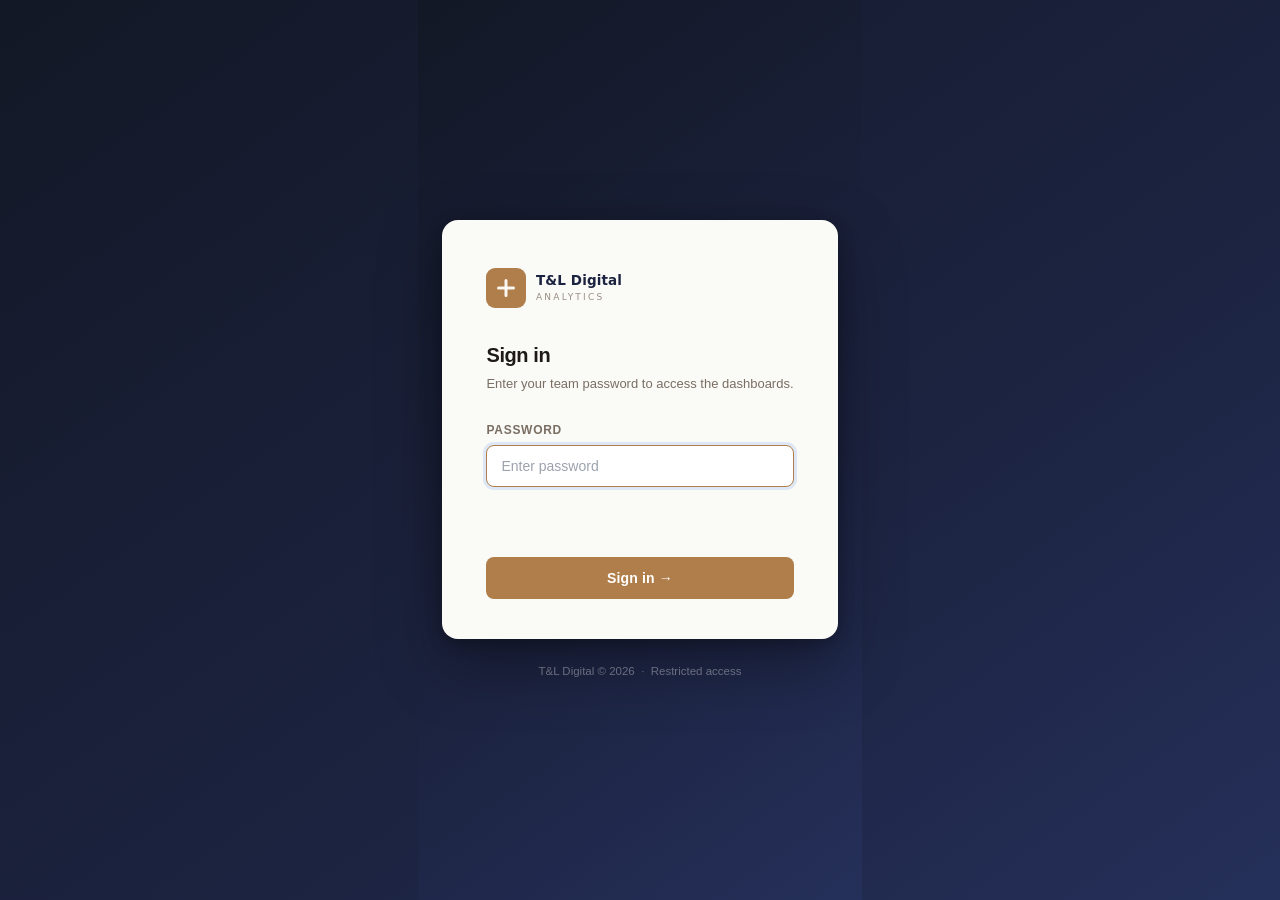
<file: docs/index.html>
<!DOCTYPE html>
<html lang="en">
<head>
  <meta charset="UTF-8" />
  <meta name="viewport" content="width=device-width, initial-scale=1.0" />
  <title>T&L Digital — Analytics Hub</title>
  <!--
    Content Security Policy — restricts what the browser will load/execute.
    'unsafe-inline' for scripts/styles is required because the dashboards use
    inline <script> and <style> blocks. To tighten further, move all JS/CSS to
    external files and replace 'unsafe-inline' with a per-request nonce.
    frame-ancestors 'none' blocks clickjacking (embedding in foreign iframes).
    connect-src 'self' https: prevents data exfiltration over plain HTTP.
  -->
  <meta http-equiv="Content-Security-Policy"
        content="default-src 'none';
                 script-src 'self' 'unsafe-inline';
                 style-src  'self' 'unsafe-inline' https://fonts.googleapis.com;
                 font-src   https://fonts.gstatic.com;
                 img-src    'self' data:;
                 connect-src 'self' https:;
                 frame-src  'self';
                 frame-ancestors 'none';
                 base-uri   'self';
                 form-action 'none';" />
  <meta name="referrer" content="strict-origin-when-cross-origin" />
  <!-- T&L Design System — must precede page <style> so variables are available -->
  <script src="js/theme.js"></script>
  <link rel="stylesheet" href="css/design-system.css" />
  <style>
    :root {
      --navy:         #1C2340;
      --accent:       #B07E4A;
      --accent-light: #FAF3E8;
      --bg:           #EDE8DF;
      --surface:      #FAFAF7;
      --surface-alt:  #F5EEE5;
      --border:       #D8CDBE;
      --border-strong:#BFB09A;
      --text:         #1E1A16;
      --text-2:       #4A3E35;
      --muted:        #7A6E63;
      --sb-text:      #EAE3DA;
      --sb-text-2:    #C0B5A8;
      --sb-label:     #9A8E83;
      --ok:           #059669;
      --ok-bg:        rgba(5,150,105,.08);
      --ok-border:    rgba(5,150,105,.20);
      --neg:          #DC2626;
      --neg-bg:       rgba(220,38,38,.08);
      --neg-border:   rgba(220,38,38,.20);
      --neu-bg:       rgba(176,126,74,.07);
      --sh:           0 2px 12px rgba(0,0,0,.07);
      --sh-card:      0 4px 20px rgba(0,0,0,.06);
      --r:            10px;
      --font: 'DM Sans', -apple-system, BlinkMacSystemFont, "Segoe UI", Roboto, "Helvetica Neue", Arial, sans-serif;
      --mono: 'JetBrains Mono', ui-monospace, SFMono-Regular, Menlo, Monaco, Consolas, monospace;
    }

    [data-theme="dark"] {
      --navy:         #1A1610;
      --accent:       #C4975A;
      --accent-light: rgba(196,151,90,.12);
      --bg:           #1A1610;
      --surface:      #241F18;
      --surface-alt:  #2D2620;
      --border:       rgba(180,158,130,.15);
      --border-strong:rgba(180,158,130,.25);
      --text:         #EAE3DA;
      --text-2:       #C8BFB5;
      --muted:        #9A8E83;
      --ok:           #34D399;
      --ok-bg:        rgba(52,211,153,.10);
      --ok-border:    rgba(52,211,153,.25);
      --neg:          #FB7185;
      --neg-bg:       rgba(251,113,133,.10);
      --neg-border:   rgba(251,113,133,.25);
      --neu-bg:       rgba(180,158,130,.08);
      --sh:           0 2px 16px rgba(0,0,0,.40);
      --sh-card:      0 4px 24px rgba(0,0,0,.35);
    }

    *, *::before, *::after { box-sizing: border-box; margin: 0; padding: 0; }
    html, body { height: 100%; font-family: var(--font); background: var(--bg); color: var(--text); font-size: 14px; line-height: 1.5; }

    /* ── Top bar ── */
    .topbar {
      position: sticky; top: 0; z-index: 50;
      display: flex; align-items: center; gap: 12px;
      padding: 0 24px; height: 56px;
      background: var(--navy);
      box-shadow: 0 2px 8px rgba(0,0,0,.20);
    }
    .brand-icon {
      width: 34px; height: 34px; background: var(--accent);
      border-radius: 8px; display: flex; align-items: center; justify-content: center;
      font-size: 15px; font-weight: 900; color: #fff; flex-shrink: 0;
    }
    .brand-name { font-size: 15px; font-weight: 800; color: var(--sb-text); }
    .brand-sep  { color: rgba(255,255,255,.25); font-size: 18px; font-weight: 200; padding: 0 2px; }
    .brand-sub  { font-size: 13px; font-weight: 500; color: var(--sb-text-2); }
    .topbar-spacer { flex: 1; }
    .theme-toggle {
      width: 34px; height: 34px; border-radius: 8px;
      border: 1px solid rgba(255,255,255,.15);
      background: rgba(255,255,255,.06);
      cursor: pointer; display: flex; align-items: center; justify-content: center;
      font-size: 16px; color: var(--sb-text-2); transition: background .2s;
    }
    .theme-toggle:hover { background: rgba(255,255,255,.12); }
    .icon-sun  { display: none; }
    .icon-moon { display: inline; }
    [data-theme="dark"] .icon-sun  { display: inline; }
    [data-theme="dark"] .icon-moon { display: none; }
    .sign-out {
      padding: 5px 13px;
      border: 1px solid rgba(255,255,255,.15);
      border-radius: 7px;
      background: rgba(255,255,255,.06);
      color: var(--sb-text-2); font-size: 12.5px;
      font-family: var(--font-ui, sans-serif); font-weight: 600;
      cursor: pointer; transition: background .15s, color .15s; white-space: nowrap;
    }
    .sign-out:hover { background: rgba(220,38,38,.25); color: #FCA5A5; border-color: rgba(220,38,38,.35); }
    .settings-link {
      width: 34px; height: 34px; border-radius: 8px;
      display: flex; align-items: center; justify-content: center;
      font-size: 18px; color: rgba(255,255,255,.65);
      background: none; border: none; text-decoration: none;
      transition: background .15s, color .15s;
    }
    .settings-link:hover { background: rgba(255,255,255,.12); color: #fff; }

    /* ── Page ── */
    .page { max-width: 1100px; margin: 0 auto; padding: 40px 24px 64px; }

    .page-hero { margin-bottom: 36px; }
    .page-hero h1 {
      font-size: 26px; font-weight: 800; letter-spacing: -.02em;
      color: var(--text); margin-bottom: 6px;
    }
    .page-hero p { font-size: 14px; color: var(--muted); }

    /* ── Section header ── */
    .section-header {
      display: flex; align-items: center; gap: 10px;
      margin-bottom: 18px;
    }
    .section-header h2 {
      font-size: 11px; font-weight: 800; text-transform: uppercase;
      letter-spacing: .09em; color: var(--muted); white-space: nowrap;
    }
    .section-line { flex: 1; height: 1px; background: var(--border); }
    .badge-count {
      font-size: 11px; font-weight: 700;
      background: var(--accent-light); color: var(--accent);
      border: 1px solid rgba(37,99,235,.20);
      border-radius: 9999px; padding: 1px 8px;
    }

    /* ════════════════════════════════════════
       BUSINESS OVERVIEW — KPI CARDS
    ════════════════════════════════════════ */
    .overview-section { margin-bottom: 44px; }

    .kpi-grid {
      display: grid;
      grid-template-columns: repeat(auto-fill, minmax(220px, 1fr));
      gap: 14px;
    }

    .kpi-card {
      background: var(--surface);
      border: 1px solid var(--border);
      border-radius: var(--r);
      padding: 18px 20px 16px;
      box-shadow: var(--sh-card);
      position: relative; overflow: hidden;
      cursor: pointer;
      transition: box-shadow .18s, transform .18s, border-color .18s;
    }
    .kpi-card::before {
      content: "";
      position: absolute; top: 0; left: 0; right: 0; height: 3px;
      background: var(--kc, var(--accent));
    }
    .kpi-card:hover {
      box-shadow: 0 8px 28px rgba(37,99,235,.13);
      transform: translateY(-2px);
      border-color: var(--kc, var(--accent));
    }
    .kpi-card:nth-child(1) { --kc: #2563EB; }
    .kpi-card:nth-child(2) { --kc: #7C3AED; }
    .kpi-card:nth-child(3) { --kc: #0891B2; }
    .kpi-card:nth-child(4) { --kc: #059669; }

    .kpi-source {
      font-size: 10px; font-weight: 700; text-transform: uppercase;
      letter-spacing: .08em; color: var(--muted); margin-bottom: 10px;
      display: flex; align-items: center; gap: 5px;
    }
    .kpi-source-dot {
      width: 6px; height: 6px; border-radius: 50%;
      background: var(--kc, var(--accent)); flex-shrink: 0;
    }
    .kpi-label {
      font-size: 11.5px; font-weight: 600; color: var(--muted);
      margin-bottom: 4px; line-height: 1.3;
    }
    .kpi-value {
      font-family: var(--mono);
      font-size: 28px; font-weight: 900; color: var(--text);
      letter-spacing: -.03em; line-height: 1; margin-bottom: 8px;
    }
    .kpi-delta {
      display: inline-flex; align-items: center; gap: 4px;
      font-size: 11px; font-weight: 700;
      padding: 2px 7px; border-radius: 4px;
    }
    .kpi-delta.pos { background: var(--ok-bg); color: var(--ok); border: 1px solid var(--ok-border); }
    .kpi-delta.neg { background: var(--neg-bg); color: var(--neg); border: 1px solid var(--neg-border); }
    .kpi-delta.neu { background: var(--neu-bg); color: var(--muted); border: 1px solid var(--border); }
    .kpi-context {
      font-size: 11px; color: var(--muted); margin-top: 6px; line-height: 1.45;
    }

    /* ════════════════════════════════════════
       DASHBOARD BUCKETS
    ════════════════════════════════════════ */
    .bucket { margin-bottom: 40px; }

    .card-grid {
      display: grid;
      grid-template-columns: repeat(auto-fill, minmax(280px, 1fr));
      gap: 14px;
    }

    .dash-card {
      background: var(--surface);
      border: 1px solid var(--border);
      border-radius: var(--r);
      padding: 20px 22px;
      cursor: pointer; text-decoration: none;
      display: flex; flex-direction: column; gap: 10px;
      box-shadow: var(--sh-card);
      transition: border-color .18s, box-shadow .18s, transform .18s;
      position: relative; overflow: hidden;
    }
    .dash-card::before {
      content: "";
      position: absolute; top: 0; left: 0; right: 0; height: 3px;
      background: var(--accent); opacity: 0; transition: opacity .18s;
    }
    .dash-card:hover {
      border-color: var(--accent);
      box-shadow: 0 8px 28px rgba(37,99,235,.14);
      transform: translateY(-2px);
    }
    .dash-card:hover::before { opacity: 1; }

    .card-top { display: flex; align-items: flex-start; justify-content: space-between; gap: 12px; }
    .card-icon {
      width: 38px; height: 38px; border-radius: 9px;
      background: var(--accent-light);
      border: 1px solid rgba(37,99,235,.15);
      display: flex; align-items: center; justify-content: center;
      font-size: 18px; flex-shrink: 0;
    }
    .card-arrow {
      color: var(--muted); font-size: 18px; line-height: 1;
      transition: color .18s, transform .18s; padding-top: 2px;
    }
    .dash-card:hover .card-arrow { color: var(--accent); transform: translateX(3px); }
    .card-title { font-size: 14px; font-weight: 700; color: var(--text); line-height: 1.35; }
    .card-desc  { font-size: 12.5px; color: var(--muted); line-height: 1.5; }
    .card-kpi-pill {
      display: inline-flex; align-items: center; gap: 5px;
      font-size: 11px; font-weight: 600;
      background: var(--accent-light); color: var(--accent);
      border: 1px solid rgba(37,99,235,.18);
      border-radius: 9999px; padding: 2px 9px;
      align-self: flex-start;
    }

    /* ── Footer ── */
    .site-footer {
      text-align: center; padding: 24px;
      color: var(--muted); font-size: 12px;
      border-top: 1px solid var(--border);
    }

    /* ── Viewer overlay ── */
    body.viewer-active { overflow: hidden; }

    .viewer-overlay {
      display: none; position: fixed; inset: 0; z-index: 200;
      flex-direction: column; background: var(--bg);
    }
    .viewer-overlay.open { display: flex; }

    .viewer-nav {
      display: flex; align-items: center; gap: 8px;
      padding: 0 16px; height: 52px;
      background: var(--navy); flex-shrink: 0;
      box-shadow: 0 2px 8px rgba(0,0,0,.20);
    }
    .nav-btn {
      display: inline-flex; align-items: center; gap: 5px;
      padding: 5px 13px;
      border: 1px solid rgba(255,255,255,.15);
      border-radius: 7px;
      background: rgba(255,255,255,.06);
      color: var(--sb-text-2); font-size: 12.5px;
      font-family: var(--font); cursor: pointer;
      transition: background .15s, color .15s; white-space: nowrap;
    }
    .nav-btn:hover:not(:disabled) { background: rgba(255,255,255,.14); color: #fff; }
    .nav-btn:disabled { opacity: .35; cursor: default; }
    .viewer-title {
      flex: 1; text-align: center; font-size: 13px; font-weight: 700;
      color: var(--sb-text); overflow: hidden; text-overflow: ellipsis; white-space: nowrap;
    }
    .viewer-counter {
      font-size: 11.5px; color: var(--sb-text-2);
      background: rgba(255,255,255,.08); border: 1px solid rgba(255,255,255,.12);
      border-radius: 9999px; padding: 2px 10px; white-space: nowrap;
    }
    .viewer-frame { flex: 1; border: none; width: 100%; background: #fff; }

    @media (max-width: 640px) {
      .kpi-grid { grid-template-columns: repeat(2, 1fr); }
      .kpi-value { font-size: 22px; }
      .card-grid { grid-template-columns: 1fr; }
    }
  </style>
</head>
<body>

  <!-- ── Auth guard — redirect to gate if not authenticated ── -->
  <script>if (sessionStorage.getItem('tl_auth') !== '1') { window.location.replace('gate.html'); }</script>

  <!-- ── Top bar ── -->
  <div class="topbar">
    <img src="assets/logo-on-dark.svg" alt="T&amp;L Digital Analytics" height="34" style="display:block;flex-shrink:0" />
    <div class="topbar-spacer"></div>
    <button class="theme-toggle" id="theme-toggle" title="Toggle dark mode">
      <span class="icon-moon">🌙</span>
      <span class="icon-sun">☀️</span>
    </button>
    <a class="settings-link" href="settings.html" title="Display settings">&#9881;</a>
    <button class="sign-out" id="sign-out" title="Sign out">Sign out</button>
  </div>

  <!-- ── Main page ── -->
  <main class="page">

    <div class="page-hero">
      <h1>Dashboard Library</h1>
      <p>Business overview across all active dashboards. Select a dashboard below to explore in full.</p>
    </div>

    <!-- ════ BUSINESS OVERVIEW ════ -->
    <div class="overview-section">
      <div class="section-header">
        <h2>Business Overview</h2>
        <div class="section-line"></div>
        <span class="badge-count">MTD / YTD</span>
      </div>

      <div class="kpi-grid">

        <!-- SIR: VPG -->
        <div class="kpi-card" onclick="openDashboard(2)" title="Open SIR Sales Performance">
          <div class="kpi-source"><span class="kpi-source-dot"></span>SIR Sales Performance</div>
          <div class="kpi-label">Value Per Guest (VPG)</div>
          <div class="kpi-value">$3,200</div>
          <span class="kpi-delta pos">▲ +$120 vs Prior Period</span>
          <div class="kpi-context">MTD · Exceeds $3,000 goal &nbsp;·&nbsp; Prev period $3,080</div>
        </div>

        <!-- CW Survey: Avg Satisfaction -->
        <div class="kpi-card" onclick="openDashboard(1)" title="Open CW Survey Feedback">
          <div class="kpi-source"><span class="kpi-source-dot"></span>Club Wyndham Survey</div>
          <div class="kpi-label">Avg Satisfaction Score</div>
          <div class="kpi-value">2.85<span style="font-size:16px;font-weight:600;color:var(--muted)"> / 5</span></div>
          <span class="kpi-delta neu">■ Mar 2026 Wave</span>
          <div class="kpi-context">1,435 responses &nbsp;·&nbsp; 955 Mobile · 480 Web</div>
        </div>

        <!-- Voya: YTD Bookings -->
        <div class="kpi-card" onclick="openDashboard(3)" title="Open Voya Dashboard">
          <div class="kpi-source"><span class="kpi-source-dot"></span>Voya Dashboard</div>
          <div class="kpi-label">YTD Bookings Generated</div>
          <div class="kpi-value">329</div>
          <span class="kpi-delta pos">▲ 27.4% link conv. rate</span>
          <div class="kpi-context">From 1,200 booking links sent YTD</div>
        </div>

        <!-- 2026 Digital: New Owner Visitors -->
        <div class="kpi-card" onclick="openDashboard(0)" title="Open 2026 Digital Initiatives">
          <div class="kpi-source"><span class="kpi-source-dot"></span>2026 Digital Initiatives</div>
          <div class="kpi-label">New Owner Unique Visitors</div>
          <div class="kpi-value">24,500</div>
          <span class="kpi-delta pos">▲ +2.2% vs LYTD</span>
          <div class="kpi-context">Prev year: ~23,970 &nbsp;·&nbsp; Conv. rate 15.0%</div>
        </div>

      </div>
    </div>
    <!-- end Business Overview -->

    <!-- ════ BUCKET: STRATEGIC PORTFOLIO ════ -->
    <div class="bucket">
      <div class="section-header">
        <h2>Strategic Portfolio</h2>
        <div class="section-line"></div>
        <span class="badge-count">1 dashboard</span>
      </div>
      <div class="card-grid" id="grid-portfolio"></div>
    </div>

    <!-- ════ BUCKET: CUSTOMER & EXPERIENCE ════ -->
    <div class="bucket">
      <div class="section-header">
        <h2>Customer &amp; Experience</h2>
        <div class="section-line"></div>
        <span class="badge-count">2 dashboards</span>
      </div>
      <div class="card-grid" id="grid-cx"></div>
    </div>

    <!-- ════ BUCKET: SALES & REVENUE ════ -->
    <div class="bucket">
      <div class="section-header">
        <h2>Sales &amp; Revenue</h2>
        <div class="section-line"></div>
        <span class="badge-count">1 dashboard</span>
      </div>
      <div class="card-grid" id="grid-sales"></div>
    </div>

    <!-- ════ BUCKET: REFERENCE & TOOLS ════ -->
    <div class="bucket">
      <div class="section-header">
        <h2>Reference &amp; Tools</h2>
        <div class="section-line"></div>
        <span class="badge-count">2 items</span>
      </div>
      <div class="card-grid" id="grid-reference"></div>
    </div>

  </main>

  <footer class="site-footer">
    T&amp;L Digital &copy; <span id="year"></span>
  </footer>

  <!-- ── Dashboard viewer overlay ── -->
  <div class="viewer-overlay" id="viewer">
    <nav class="viewer-nav">
      <button class="nav-btn" id="btn-back">&#8592; All Dashboards</button>
      <button class="nav-btn" id="btn-prev">&#8592; Prev</button>
      <span class="viewer-title" id="viewer-title"></span>
      <span class="viewer-counter" id="viewer-counter"></span>
      <button class="nav-btn" id="btn-next">Next &#8594;</button>
    </nav>
    <iframe class="viewer-frame" id="viewer-frame" sandbox="allow-scripts allow-same-origin allow-popups"></iframe>
  </div>

  <script>
    // ── Dashboard registry ──
    // bucket: "sales" | "cx" | "portfolio"
    const DASHBOARDS = [
      {
        folder: "portfolio/initiatives",
        title:  "2026 Digital Initiatives",
        desc:   "Executive view of 2026 digital portfolio initiatives across all verticals",
        icon:   "📊",
        bucket: "portfolio",
        kpi:    "24,500 new owner visitors"
      },
      {
        folder: "cx/cw-survey",
        title:  "Club Wyndham Survey Feedback",
        desc:   "Survey feedback analysis and NPS insights across Mobile App and Web channels",
        icon:   "📋",
        bucket: "cx",
        kpi:    "2.85/5 avg satisfaction"
      },
      {
        folder: "sales/sir-sales",
        title:  "SIR Sales Performance",
        desc:   "Sports Illustrated Resorts sales KPIs — tours, VPG, close rate, net volume",
        icon:   "📈",
        bucket: "sales",
        kpi:    "$3,200 VPG MTD"
      },
      {
        folder: "cx/voya",
        title:  "Voya Dashboard",
        desc:   "Chatbot engagement, booking links, and conversation analytics for Voya",
        icon:   "🏪",
        bucket: "cx",
        kpi:    "329 YTD bookings"
      },
      {
        folder: "reference/kpi-dictionary",
        title:  "KPI Data Dictionary",
        desc:   "Definitions, formulas, owners, and data lineage for every KPI across all POD dashboards",
        icon:   "📖",
        bucket: "reference",
        kpi:    "Single source of truth"
      },
      {
        folder: "explore",
        title:  "Explore",
        desc:   "Build custom tables & aggregations from any POD dataset — group, filter, and export to CSV",
        icon:   "🔍",
        bucket: "tools",
        kpi:    "Ad-hoc analysis"
      }
    ];

    // ── DOM refs ──
    const viewer        = document.getElementById("viewer");
    const viewerFrame   = document.getElementById("viewer-frame");
    const viewerTitle   = document.getElementById("viewer-title");
    const viewerCounter = document.getElementById("viewer-counter");
    const btnBack       = document.getElementById("btn-back");
    const btnPrev       = document.getElementById("btn-prev");
    const btnNext       = document.getElementById("btn-next");

    let currentIndex = -1;

    // ── Build bucketed card grids ──
    const gridMap = { sales: "grid-sales", cx: "grid-cx", portfolio: "grid-portfolio", reference: "grid-reference", tools: "grid-reference" };

    DASHBOARDS.forEach(function(d, i) {
      var grid = document.getElementById(gridMap[d.bucket]);
      if (!grid) return;

      var card = document.createElement("a");
      card.href      = "#";
      card.className = "dash-card";
      card.innerHTML =
        '<div class="card-top">' +
          '<div class="card-icon">' + d.icon + '</div>' +
          '<span class="card-arrow">&#8594;</span>' +
        '</div>' +
        '<div class="card-title">' + d.title + '</div>' +
        '<div class="card-desc">' + d.desc + '</div>' +
        '<span class="card-kpi-pill">' + d.kpi + '</span>';
      card.addEventListener("click", function(e) {
        e.preventDefault();
        openDashboard(i);
      });
      grid.appendChild(card);
    });

    // ── Open / close / navigate ──
    function openDashboard(index) {
      currentIndex = index;
      var d = DASHBOARDS[index];
      viewerTitle.textContent = d.title;
      viewerCounter.textContent = (index + 1) + " / " + DASHBOARDS.length;
      btnPrev.disabled = (index === 0);
      btnNext.disabled = (index === DASHBOARDS.length - 1);
      viewer.classList.add("open");
      document.body.classList.add("viewer-active");
      history.pushState({ dashboard: index }, "", "#" + encodeURIComponent(d.folder));
      // Fetch manifest.json to resolve the current live file for this dashboard
      viewerFrame.src = "about:blank";
      fetch(d.folder + "/manifest.json")
        .then(function(r) { return r.json(); })
        .then(function(manifest) {
          viewerFrame.src = d.folder + "/" + manifest.current;
        })
        .catch(function() {
          // manifest fetch failed — nothing to load
          viewerTitle.textContent = d.title + " (unavailable)";
        });
    }

    function closeDashboard() {
      viewer.classList.remove("open");
      document.body.classList.remove("viewer-active");
      viewerFrame.src = "about:blank";
      currentIndex = -1;
      history.pushState({}, "", window.location.pathname);
    }

    btnBack.addEventListener("click", closeDashboard);
    btnPrev.addEventListener("click", function() { if (currentIndex > 0) openDashboard(currentIndex - 1); });
    btnNext.addEventListener("click", function() { if (currentIndex < DASHBOARDS.length - 1) openDashboard(currentIndex + 1); });

    // ── Keyboard shortcuts ──
    document.addEventListener("keydown", function(e) {
      if (currentIndex === -1) return;
      if (e.key === "Escape")     closeDashboard();
      if (e.key === "ArrowLeft"  && currentIndex > 0)                     openDashboard(currentIndex - 1);
      if (e.key === "ArrowRight" && currentIndex < DASHBOARDS.length - 1) openDashboard(currentIndex + 1);
    });

    // ── Browser back/forward ──
    window.addEventListener("popstate", function(e) {
      if (e.state && typeof e.state.dashboard === "number") {
        openDashboard(e.state.dashboard);
      } else {
        viewer.classList.remove("open");
        document.body.classList.remove("viewer-active");
        viewerFrame.src = "about:blank";
        currentIndex = -1;
      }
    });

    // ── Deep-link on load ──
    if (window.location.hash) {
      var slug = decodeURIComponent(window.location.hash.slice(1));
      var idx  = DASHBOARDS.findIndex(function(d) { return d.folder === slug; });
      if (idx !== -1) openDashboard(idx);
    }

    // ── Dark mode toggle ──
    var savedTheme = localStorage.getItem("theme");
    if (savedTheme) document.documentElement.setAttribute("data-theme", savedTheme);
    document.getElementById("theme-toggle").addEventListener("click", function() {
      var current = document.documentElement.getAttribute("data-theme");
      var next    = current === "dark" ? "light" : "dark";
      document.documentElement.setAttribute("data-theme", next);
      localStorage.setItem("theme", next);
    });

    // ── Sign out ──
    document.getElementById("sign-out").addEventListener("click", function() {
      sessionStorage.removeItem("tl_auth");
      window.location.replace("gate.html");
    });

    // ── Footer year ──
    document.getElementById("year").textContent = new Date().getFullYear();
  </script>
</body>
</html>
</file>
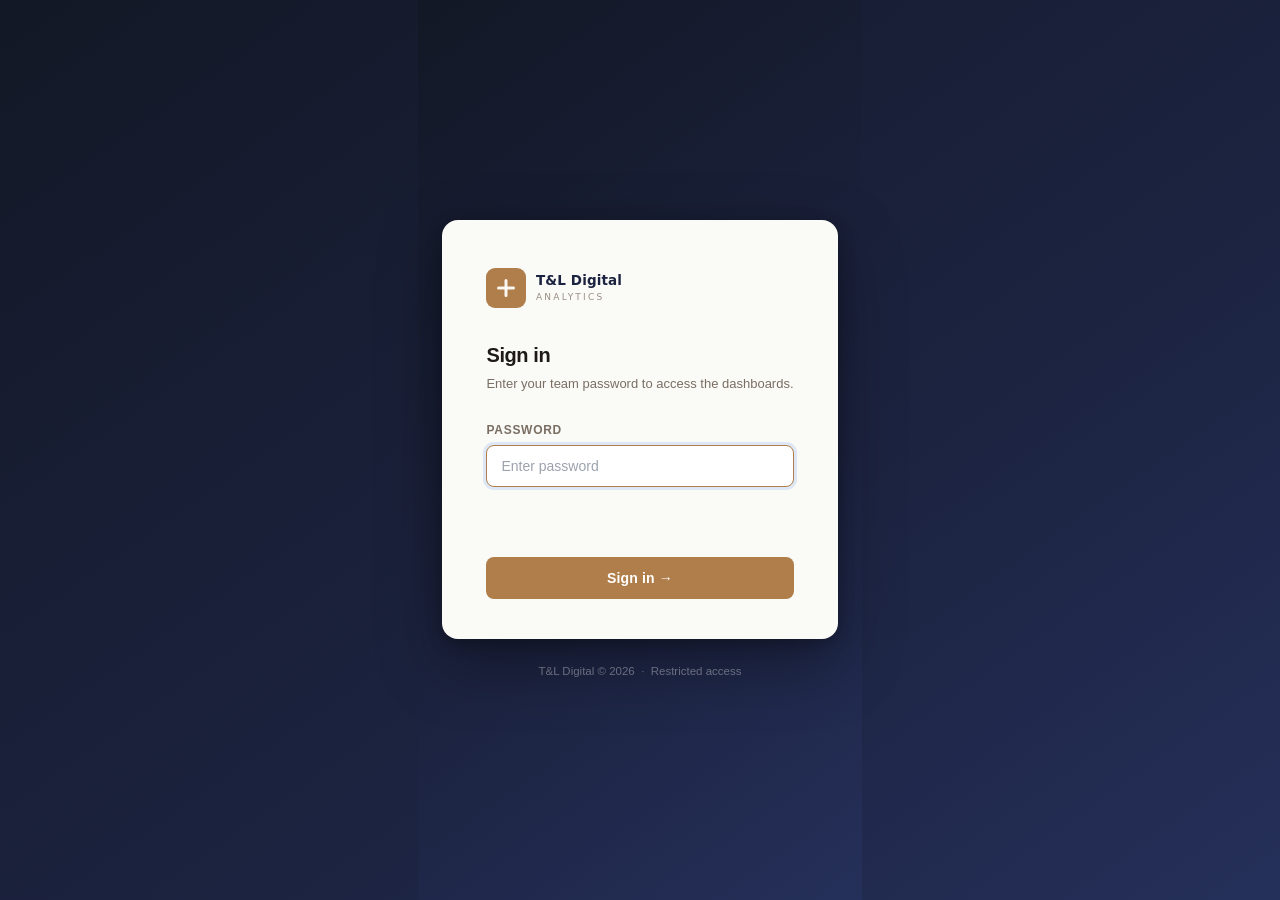
<file: docs/2026 Digital Portfolio Initiative Dashboard V0.2.html>
<!doctype html>
<html lang="en">
<head>
  <meta charset="utf-8" />
  <title>2026 Digital Initiatives – Strategic Portfolio</title>
  <meta name="viewport" content="width=device-width, initial-scale=1" />
  <meta http-equiv="Content-Security-Policy"
        content="default-src 'none';
                 script-src 'self' 'unsafe-inline';
                 style-src  'self' 'unsafe-inline' https://fonts.googleapis.com;
                 font-src   https://fonts.gstatic.com;
                 img-src    'self' data:;
                 connect-src 'self' https:;
                 frame-ancestors 'self';
                 base-uri   'self';
                 form-action 'none';" />
  <meta name="referrer" content="strict-origin-when-cross-origin" />
  <link rel="preconnect" href="https://fonts.googleapis.com" />
  <link rel="preconnect" href="https://fonts.gstatic.com" crossorigin />
  <link href="https://fonts.googleapis.com/css2?family=DM+Sans:ital,opsz,wght@0,9..40,300..900;1,9..40,300..700&family=JetBrains+Mono:wght@400;500;700&display=swap" rel="stylesheet" />
  <style>
    /* ── T&L shared design tokens ────────────────────────────────── */
    :root {
      --navy:          #17294D;
      --accent:        #2563EB;
      --accent-light:  #EFF6FF;
      --bg:            #EEF2F7;
      --surface:       #FFFFFF;
      --surface-alt:   #F4F7FA;
      --border:        #DDE3ED;
      --border-strong: #B8C4D8;
      --text:          #0F172A;
      --text-2:        #334155;
      --muted:         #4B5E76;
      --sh:            0 2px 12px rgba(0,0,0,.08);
      --sh-card:       0 4px 20px rgba(0,0,0,.07);
      --r:             10px;

      /* Status */
      --ok:          #059669;
      --ok-bg:       rgba(5,150,105,.08);
      --ok-border:   rgba(5,150,105,.20);
      --warn:        #D97706;
      --warn-bg:     rgba(217,119,6,.08);
      --warn-border: rgba(217,119,6,.20);
      --neg:         #DC2626;
      --neg-bg:      rgba(220,38,38,.08);
      --neg-border:  rgba(220,38,38,.20);
      --done:        #0284C7;
      --done-bg:     rgba(2,132,199,.08);
      --done-border: rgba(2,132,199,.20);

      /* Value-prop pill palette */
      --vp-guest-bg:   #F3E8FF; --vp-guest-text:  #6B21A8; --vp-guest-border: #E9D5FF;
      --vp-ops-bg:     #EFF6FF; --vp-ops-text:    #1E40AF; --vp-ops-border:   #BFDBFE;
      --vp-sales-bg:   #FFEDD5; --vp-sales-text:  #9A3412; --vp-sales-border: #FED7AA;
      --vp-growth-bg:  #D1FAE5; --vp-growth-text: #065F46; --vp-growth-border:#A7F3D0;

      /* Topbar text */
      --sb-text:   #E2E8F0;
      --sb-text-2: #B0BFCF;

      /* Fonts */
      --font-ui:      'DM Sans', -apple-system, BlinkMacSystemFont, "Segoe UI", Roboto, Helvetica, Arial, sans-serif;
      --font-tabular: 'JetBrains Mono', ui-monospace, SFMono-Regular, Menlo, Monaco, Consolas, monospace;

      /* Sparkline */
      --spark-h: 24px;

      /* Layout offsets */
      --topbar-h:  56px;
      --search-h:  53px;
    }

    [data-theme="dark"] {
      --navy:          #0F172A;
      --accent:        #3B82F6;
      --accent-light:  rgba(59,130,246,.12);
      --bg:            #0B1120;
      --surface:       #151D2E;
      --surface-alt:   #1A2438;
      --border:        rgba(148,163,184,.15);
      --border-strong: rgba(148,163,184,.25);
      --text:          #E2E8F0;
      --text-2:        #CBD5E1;
      --muted:         #94A3B8;
      --sh:            0 2px 16px rgba(0,0,0,.35);
      --sh-card:       0 4px 24px rgba(0,0,0,.30);
      --ok:            #34D399;
      --ok-bg:         rgba(52,211,153,.10);
      --ok-border:     rgba(52,211,153,.25);
      --warn:          #FBBF24;
      --warn-bg:       rgba(251,191,36,.10);
      --warn-border:   rgba(251,191,36,.25);
      --neg:           #FB7185;
      --neg-bg:        rgba(251,113,133,.10);
      --neg-border:    rgba(251,113,133,.25);
      --done:          #38BDF8;
      --done-bg:       rgba(56,189,248,.10);
      --done-border:   rgba(56,189,248,.25);
      --vp-guest-bg:   rgba(107,33,168,.18);  --vp-guest-text:  #C084FC; --vp-guest-border: rgba(192,132,252,.25);
      --vp-ops-bg:     rgba(30,64,175,.18);   --vp-ops-text:    #93C5FD; --vp-ops-border:   rgba(147,197,253,.25);
      --vp-sales-bg:   rgba(154,52,18,.18);   --vp-sales-text:  #FDBA74; --vp-sales-border: rgba(253,186,116,.25);
      --vp-growth-bg:  rgba(6,95,70,.18);     --vp-growth-text: #6EE7B7; --vp-growth-border:rgba(110,231,183,.25);
    }

    /* ── Reset ───────────────────────────────────────────────────── */
    *, *::before, *::after { box-sizing: border-box; margin: 0; padding: 0; }
    html, body {
      min-height: 100%;
      font-family: var(--font-ui);
      font-size: 14px;
      line-height: 1.45;
      background: var(--bg);
      color: var(--text);
    }

    /* ── Topbar ──────────────────────────────────────────────────── */
    .topbar {
      position: sticky; top: 0; z-index: 50;
      display: flex; align-items: center; gap: 12px;
      padding: 0 24px; height: var(--topbar-h);
      background: var(--navy);
      box-shadow: 0 2px 8px rgba(0,0,0,.20);
    }
    .brand-icon {
      width: 34px; height: 34px; background: var(--accent);
      border-radius: 8px; display: flex; align-items: center; justify-content: center;
      font-size: 15px; font-weight: 900; color: #fff; flex-shrink: 0;
    }
    .brand-name { font-size: 15px; font-weight: 800; color: var(--sb-text); }
    .brand-sep  { color: rgba(255,255,255,.25); font-size: 18px; font-weight: 200; padding: 0 2px; }
    .brand-sub  { font-size: 13px; font-weight: 500; color: var(--sb-text-2); }
    .topbar-spacer { flex: 1; }
    .nav-back {
      display: inline-flex; align-items: center; gap: 5px;
      padding: 5px 13px;
      border: 1px solid rgba(255,255,255,.15);
      border-radius: 7px;
      background: rgba(255,255,255,.06);
      color: var(--sb-text-2); font-size: 12.5px;
      font-family: var(--font-ui); text-decoration: none;
      transition: background .15s, color .15s; white-space: nowrap;
    }
    .nav-back:hover { background: rgba(255,255,255,.14); color: #fff; }
    .theme-toggle {
      width: 34px; height: 34px; border-radius: 8px;
      border: 1px solid rgba(255,255,255,.15);
      background: rgba(255,255,255,.06);
      cursor: pointer; display: flex; align-items: center; justify-content: center;
      font-size: 16px; color: var(--sb-text-2); transition: background .2s;
    }
    .theme-toggle:hover { background: rgba(255,255,255,.12); }
    .icon-sun  { display: none; }
    .icon-moon { display: inline; }
    .sign-out {
      padding: 5px 13px;
      border: 1px solid rgba(255,255,255,.15);
      border-radius: 7px;
      background: rgba(255,255,255,.06);
      color: var(--sb-text-2); font-size: 12.5px;
      font-family: var(--font-ui, sans-serif); font-weight: 600;
      cursor: pointer; transition: background .15s, color .15s; white-space: nowrap;
    }
    .sign-out:hover { background: rgba(220,38,38,.25); color: #FCA5A5; border-color: rgba(220,38,38,.35); }
    [data-theme="dark"] .icon-sun  { display: inline; }
    [data-theme="dark"] .icon-moon { display: none; }

    /* ── Page wrapper ─────────────────────────────────────────────── */
    .wrap {
      width: 100%;
      max-width: 1800px;
      margin: 0 auto;
      padding: 32px 24px 64px;
    }

    /* ── Page hero ───────────────────────────────────────────────── */
    .page-hero { margin-bottom: 28px; }
    .page-hero h1 {
      font-size: 22px; font-weight: 800; letter-spacing: -.02em;
      color: var(--text); margin-bottom: 4px;
    }
    .page-hero .path { font-size: 12px; color: var(--muted); }

    /* ── Section header (matches T&L shared style) ───────────────── */
    .section-header {
      display: flex; align-items: center; gap: 10px;
      margin-bottom: 16px;
    }
    .section-header h2 {
      font-size: 11px; font-weight: 800; text-transform: uppercase;
      letter-spacing: .09em; color: var(--muted); white-space: nowrap;
    }
    .section-line { flex: 1; height: 1px; background: var(--border); }
    .badge-count {
      font-size: 11px; font-weight: 700;
      background: var(--accent-light); color: var(--accent);
      border: 1px solid rgba(37,99,235,.20);
      border-radius: 9999px; padding: 1px 8px;
    }

    /* ── Signal chips ────────────────────────────────────────────── */
    .signals {
      display: grid;
      grid-template-columns: repeat(3, 1fr);
      gap: 12px;
      margin-bottom: 32px;
    }
    .chip {
      background: var(--surface);
      border: 1px solid var(--border);
      border-radius: var(--r);
      padding: 14px 16px;
      box-shadow: var(--sh-card);
      display: grid;
      grid-template-columns: auto 1fr;
      gap: 12px;
      align-items: center;
      position: relative;
      overflow: hidden;
      transition: box-shadow .18s, transform .18s;
    }
    .chip:hover { box-shadow: 0 6px 24px rgba(0,0,0,.10); transform: translateY(-1px); }
    .chip::before {
      content: "";
      position: absolute; top: 0; left: 0; right: 0; height: 3px;
      background: var(--chip-color, var(--accent));
    }
    .chip.top    { --chip-color: var(--ok); }
    .chip.block  { --chip-color: var(--neg); }
    .chip.vol    { --chip-color: var(--warn); }
    .dot { width: 10px; height: 10px; border-radius: 50%; background: var(--chip-color, var(--accent)); flex-shrink: 0; }
    .chip h3 { font-size: 13.5px; font-weight: 700; color: var(--text); margin: 0; line-height: 1.3; }
    .chip p  { margin: 3px 0 0; font-size: 12px; color: var(--muted); line-height: 1.4; }

    /* ── KPI section ─────────────────────────────────────────────── */
    .kpi-container { margin-bottom: 32px; display: flex; flex-direction: column; gap: 20px; }

    .cards-row {
      display: grid;
      grid-template-columns: repeat(4, 1fr);
      gap: 12px;
    }

    .card {
      background: var(--surface);
      border: 1px solid var(--border);
      border-radius: var(--r);
      padding: 16px 18px 14px;
      box-shadow: var(--sh-card);
      display: flex;
      flex-direction: column;
      position: relative;
      overflow: hidden;
      transition: box-shadow .18s, transform .18s, border-color .18s;
    }
    .card::before {
      content: "";
      position: absolute; top: 0; left: 0; right: 0; height: 3px;
      background: var(--accent);
    }
    .card:hover {
      box-shadow: 0 8px 28px rgba(37,99,235,.13);
      transform: translateY(-2px);
      border-color: rgba(37,99,235,.30);
    }
    .card .label {
      font-size: 11px; font-weight: 700; text-transform: uppercase;
      letter-spacing: .06em; color: var(--muted);
      margin-bottom: 8px;
      display: flex; align-items: center; gap: 5px;
    }
    .card .value {
      font-family: var(--font-tabular);
      font-size: 26px; font-weight: 700; letter-spacing: -.03em;
      color: var(--text); line-height: 1; margin-bottom: 8px;
    }
    .card .sub-value {
      font-family: var(--font-tabular);
      font-size: 14px; font-weight: 500; color: var(--muted); margin-left: 4px;
    }
    .card .comp {
      font-size: 11px; font-weight: 700;
      display: inline-flex; align-items: center; gap: 4px;
      padding: 2px 7px; border-radius: 4px;
      margin-bottom: 3px; align-self: flex-start;
    }
    .comp.pos { background: var(--ok-bg); color: var(--ok); border: 1px solid var(--ok-border); }
    .comp.neg { background: var(--neg-bg); color: var(--neg); border: 1px solid var(--neg-border); }

    /* ── Tooltips ────────────────────────────────────────────────── */
    .has-tooltip { cursor: help; text-decoration: underline dotted var(--muted); position: relative; }
    .has-tooltip:hover::after {
      content: attr(data-tooltip);
      position: absolute; bottom: 100%; left: 0; transform: translateY(-8px);
      background: #1F2937; color: #fff;
      padding: 8px 12px; border-radius: 6px;
      font-size: 12px; line-height: 1.4; white-space: pre-wrap;
      width: 220px; z-index: 100;
      box-shadow: 0 10px 15px -3px rgba(0,0,0,.15);
      font-weight: 400; pointer-events: none;
    }

    /* Inline utility colors */
    .text-ok  { color: var(--ok);  font-weight: 600; }
    .text-neg { color: var(--neg); font-weight: 600; }
    .delta.pos { color: var(--ok);  font-weight: 700; }
    .delta.neg { color: var(--neg); font-weight: 700; }

    /* ── Search bar ──────────────────────────────────────────────── */
    .search-container {
      position: sticky;
      top: var(--topbar-h);
      z-index: 30;
      background: var(--surface);
      border-bottom: 1px solid var(--border);
      padding: 10px 14px;
      display: flex; align-items: center;
      box-shadow: 0 2px 6px rgba(0,0,0,.04);
    }
    .search-wrapper { position: relative; width: 300px; }
    .search-icon {
      position: absolute; left: 10px; top: 50%; transform: translateY(-50%);
      color: var(--muted); width: 14px; height: 14px; pointer-events: none;
    }
    #tableSearch {
      width: 100%;
      padding: 7px 12px 7px 32px;
      border: 1px solid var(--border);
      border-radius: 7px;
      font-size: 13px; font-family: var(--font-ui);
      background: var(--surface-alt);
      color: var(--text);
      transition: border-color .2s, box-shadow .2s;
    }
    #tableSearch::placeholder { color: var(--muted); }
    #tableSearch:focus {
      outline: none;
      border-color: var(--accent);
      background: var(--surface);
      box-shadow: 0 0 0 3px rgba(37,99,235,.12);
    }
    tr.hidden { display: none; }

    /* ── Table wrapper ───────────────────────────────────────────── */
    .table-section { margin-bottom: 32px; }

    .table-wrap {
      background: var(--surface);
      border: 1px solid var(--border);
      border-radius: var(--r);
      box-shadow: var(--sh-card);
      overflow: auto;
      max-height: 70vh;
      position: relative;
    }

    /* ── Table ───────────────────────────────────────────────────── */
    table {
      width: 100%;
      border-collapse: separate;
      border-spacing: 0;
      font-size: 13px;
      font-family: var(--font-ui);
      table-layout: fixed;
      min-width: 1600px;
    }

    /* Column widths */
    col.col-init    { width: 220px; }
    col.col-desc    { width: 240px; }
    col.col-perf    { width: 240px; }
    col.col-owner   { width: 140px; }
    col.col-value   { width: 180px; }
    col.col-status  { width: 110px; }
    col.col-start   { width: 100px; }
    col.col-astart  { width: 100px; }
    col.col-expq    { width: 120px; }
    col.col-acomp   { width: 120px; }
    col.col-cost    { width: 100px; }
    col.col-roi     { width: 100px; }
    col.col-actroi  { width: 100px; }
    col.col-kpi     { width: 140px; }
    col.col-actual  { width: 90px; }
    col.col-proj    { width: 90px; }
    col.col-goal    { width: 90px; }
    col.col-delta   { width: 100px; }
    col.col-kpiCharts { width: 200px; }

    /* Header */
    thead th {
      position: sticky;
      top: var(--search-h);     /* sits below the search bar */
      background: var(--surface-alt);
      z-index: 20;
      text-align: left;
      padding: 10px 12px;
      border-bottom: 1px solid var(--border-strong);
      font-size: 11px; font-weight: 700;
      text-transform: uppercase; letter-spacing: .06em;
      color: var(--muted);
      white-space: nowrap;
    }

    tbody td {
      border-bottom: 1px solid var(--border);
      padding: 8px 12px;
      vertical-align: middle;
      color: var(--text-2);
      transition: background .12s;
    }

    /* Zebra striping (light / dark aware) */
    tbody tr:nth-child(6n+1) td,
    tbody tr:nth-child(6n+2) td,
    tbody tr:nth-child(6n+3) td { background-color: var(--surface-alt); }
    tbody tr:nth-child(6n+4) td,
    tbody tr:nth-child(6n+5) td,
    tbody tr:nth-child(6n+6) td { background-color: var(--surface); }

    /* Sticky left column */
    th.sticky, td.sticky {
      position: sticky; left: 0; z-index: 15;
      background: inherit;
      box-shadow: 4px 0 8px -2px rgba(0,0,0,.06), 1px 0 0 var(--border);
    }
    thead th.sticky { z-index: 25; background: var(--surface-alt); }

    /* Alignment */
    td.center { text-align: center; }
    td.right  { text-align: right; font-variant-numeric: tabular-nums; font-family: var(--font-tabular); }

    /* Status pills */
    .status {
      display: inline-block; padding: 3px 9px;
      border-radius: 9999px; font-size: 11px; font-weight: 700;
      letter-spacing: .02em;
    }
    .status.on    { background: var(--ok-bg);   color: var(--ok);   border: 1px solid var(--ok-border); }
    .status.delay { background: var(--warn-bg); color: var(--warn); border: 1px solid var(--warn-border); }
    .status.block { background: var(--neg-bg);  color: var(--neg);  border: 1px solid var(--neg-border); }
    .status.done  { background: var(--done-bg); color: var(--done); border: 1px solid var(--done-border); }

    /* Value-prop pills */
    .vp-pill {
      display: inline-block; padding: 3px 9px; border-radius: 6px;
      font-size: 11px; font-weight: 700;
      text-transform: uppercase; letter-spacing: .03em;
    }
    .vp-pill.guest  { background: var(--vp-guest-bg);  color: var(--vp-guest-text);  border: 1px solid var(--vp-guest-border); }
    .vp-pill.ops    { background: var(--vp-ops-bg);    color: var(--vp-ops-text);    border: 1px solid var(--vp-ops-border); }
    .vp-pill.sales  { background: var(--vp-sales-bg);  color: var(--vp-sales-text);  border: 1px solid var(--vp-sales-border); }
    .vp-pill.growth { background: var(--vp-growth-bg); color: var(--vp-growth-text); border: 1px solid var(--vp-growth-border); }

    /* BU / owner cell */
    .bu-cell    { display: flex; flex-direction: column; line-height: 1.25; }
    .bu-text    { font-weight: 700; font-size: 13px; color: var(--text); }
    .owner-text { font-size: 12px; color: var(--muted); }

    /* Shared cost bundle highlight */
    .cost-shared {
      background: var(--warn-bg) !important;
      color: var(--warn);
      font-weight: 600;
      border-left: 3px solid var(--warn);
    }

    td.kpi     { color: var(--text);   font-weight: 600; font-family: var(--font-ui); }
    td.rowhead { font-weight: 700; color: var(--text); }
    td.desc, td.perf { color: var(--muted); font-size: 12px; }

    /* Sparklines */
    .spark-cell { display: flex; align-items: center; height: 100%; }
    .spark      { width: 100%; height: var(--spark-h); display: flex; align-items: center; }
    svg.sparkline { width: 100%; height: var(--spark-h); }
    .spark .label { margin-left: 8px; font-size: 11px; color: var(--muted); white-space: nowrap; min-width: 40px; font-family: var(--font-tabular); }

    /* ── Footer ──────────────────────────────────────────────────── */
    .site-footer {
      text-align: center; padding: 24px;
      color: var(--muted); font-size: 12px;
      border-top: 1px solid var(--border);
      margin-top: 8px;
    }

    /* ── Responsive ──────────────────────────────────────────────── */
    @media (max-width: 980px) {
      .signals    { grid-template-columns: 1fr; }
      .cards-row  { grid-template-columns: repeat(2, 1fr); }
    }
  </style>
  <script>
    function renderSparkline(cell) {
      const raw = (cell.getAttribute('data-series') || '').split(',').map(n => parseFloat(n.trim())).filter(n => !isNaN(n));
      if (raw.length < 2) return;
      const w = 180, h = 24;
      const min = Math.min(...raw), max = Math.max(...raw);
      const xStep = w / (raw.length - 1);
      const pts = raw.map((v, i) => {
        const x = i * xStep;
        const pad = 2, availH = h - pad * 2;
        const y = (h - pad) - ((v - min) / (max - min || 1)) * availH;
        return `${x.toFixed(2)},${y.toFixed(2)}`;
      }).join(' ');
      const svg = document.createElementNS('http://www.w3.org/2000/svg', 'svg');
      svg.setAttribute('class', 'sparkline');
      svg.setAttribute('viewBox', `0 0 ${w} ${h}`);
      svg.setAttribute('preserveAspectRatio', 'none');
      const poly = document.createElementNS('http://www.w3.org/2000/svg', 'polyline');
      poly.setAttribute('fill', 'none');
      poly.setAttribute('stroke', getComputedStyle(document.documentElement).getPropertyValue('--accent').trim());
      poly.setAttribute('stroke-width', '2');
      poly.setAttribute('points', pts);
      svg.appendChild(poly);
      cell.innerHTML = '';
      cell.appendChild(svg);
      const last = raw[raw.length - 1], first = raw[0], dir = last - first;
      const label = document.createElement('span');
      label.className = 'label';
      label.textContent = (dir > 0 ? '▲ ' : dir < 0 ? '▼ ' : '■ ') + last.toString();
      cell.appendChild(label);
    }
    function renderAllSparklines() { document.querySelectorAll('.spark').forEach(renderSparkline); }

    function initSearch() {
      const searchInput = document.getElementById('tableSearch');
      if (!searchInput) return;
      searchInput.addEventListener('keyup', function(e) {
        const term = e.target.value.toLowerCase();
        const rows = Array.from(document.querySelector('table tbody').getElementsByTagName('tr'));
        for (let i = 0; i < rows.length; i += 3) {
          const group = rows.slice(i, i + 3);
          const match = group.map(r => r.textContent).join(' ').toLowerCase().includes(term);
          group.forEach(r => r.classList.toggle('hidden', !match));
        }
      });
    }

    window.addEventListener('DOMContentLoaded', () => {
      renderAllSparklines();
      initSearch();

      // Dark mode
      const saved = localStorage.getItem('theme');
      if (saved) document.documentElement.setAttribute('data-theme', saved);
      document.getElementById('theme-toggle').addEventListener('click', function() {
        const next = document.documentElement.getAttribute('data-theme') === 'dark' ? 'light' : 'dark';
        document.documentElement.setAttribute('data-theme', next);
        localStorage.setItem('theme', next);
        renderAllSparklines(); // re-render with updated accent color
      });

      // Sign out
      document.getElementById('sign-out').addEventListener('click', function() {
        sessionStorage.removeItem('tl_auth');
        window.location.replace('gate.html');
      });
    });
    window.addEventListener('resize', renderAllSparklines);
  </script>
</head>
<body>

  <!-- ── Auth guard ── -->
  <script>if (sessionStorage.getItem('tl_auth') !== '1') { window.location.replace('gate.html'); }</script>

  <!-- ── Topbar ── -->
  <div class="topbar">
    <div class="brand-icon">T</div>
    <span class="brand-name">T&amp;L Digital</span>
    <span class="brand-sep">|</span>
    <span class="brand-sub">Strategic Portfolio</span>
    <div class="topbar-spacer"></div>
    <a href="index.html" class="nav-back">&#8592; All Dashboards</a>
    <button class="theme-toggle" id="theme-toggle" title="Toggle dark mode">
      <span class="icon-moon">🌙</span>
      <span class="icon-sun">☀️</span>
    </button>
    <button class="sign-out" id="sign-out" title="Sign out">Sign out</button>
  </div>

  <div class="wrap">

    <!-- ── Hero ── -->
    <div class="page-hero">
      <h1>2026 Digital Initiatives &mdash; Executive View</h1>
      <p class="path">Shared Drive &rsaquo; Executive Dashboards &rsaquo; 2026_Strategic_Portfolio_Master</p>
    </div>

    <!-- ── Top Takeaways ── -->
    <div class="section-header">
      <h2>Top Takeaways</h2>
      <div class="section-line"></div>
    </div>
    <section class="signals" aria-label="Portfolio signals">
      <div class="chip top">
        <span class="dot"></span>
        <div>
          <h3>&#8593; Top Performer &bull; #4 AI&#8209;First Customer Servicing</h3>
          <p>Exceeding projections in owner engagement. VOYA generating 1,200 booking links leading to 329 YTD bookings.</p>
        </div>
      </div>
      <div class="chip block">
        <span class="dot"></span>
        <div>
          <h3>&#8595; Top Blocker &bull; #7 Frictionless Check&#8209;In</h3>
          <p>Hardware dependencies delaying rollout.</p>
        </div>
      </div>
      <div class="chip vol">
        <span class="dot"></span>
        <div>
          <h3>&#8635; Volatility Alert &bull; #1 Digital Product Sales</h3>
          <p>Increase in YoY session count. Total bookings flat, leading to a decrease in conversion rate.</p>
        </div>
      </div>
    </section>

    <!-- ── KPIs: New Owner Acquisition ── -->
    <div class="section-header">
      <h2>New Owner Acquisition</h2>
      <div class="section-line"></div>
    </div>
    <section class="kpi-container" aria-label="KPI Dashboards">
      <div class="cards-row">
        <div class="card">
          <div class="label">Leads</div>
          <div class="value">24,500</div>
          <span class="comp pos">&#9650; 2.2% vs LYTD</span>
          <span class="comp pos">&#9650; 4.1% vs 2LYTD</span>
        </div>
        <div class="card">
          <div class="label">Tours</div>
          <div class="value">3,200</div>
          <span class="comp neg">&#9660; 1.8% vs LYTD</span>
          <span class="comp pos">&#9650; 1.7% vs 2LYTD</span>
        </div>
        <div class="card">
          <div class="label">Conversions <span class="sub-value">(Conv. Rate)</span></div>
          <div class="value">480 <span class="sub-value text-ok">15.0%</span></div>
          <span class="comp neg">&#9660; &minus;0.5% vs LYTD</span>
          <span class="comp pos">&#9650; 3.5% vs 2LYTD</span>
        </div>
        <div class="card">
          <div class="label">VPG</div>
          <div class="value">$3,150</div>
          <span class="comp pos">&#9650; 4.1% vs LYTD</span>
          <span class="comp pos">&#9650; 6.4% vs 2LYTD</span>
        </div>
      </div>

      <!-- ── KPIs: Vacation Ownership ── -->
      <div class="section-header" style="margin-top:8px;">
        <h2>Vacation Ownership</h2>
        <div class="section-line"></div>
      </div>
      <div class="cards-row">
        <div class="card">
          <div class="label has-tooltip" data-tooltip="Count of Membership Numbers who actively stayed on property in the past rolling 12 months">
            Active Owners &#9432;
          </div>
          <div class="value">142,000</div>
          <span class="comp pos">&#9650; 2.4% vs LYTD</span>
          <span class="comp pos">&#9650; 3.6% vs 2LYTD</span>
        </div>
        <div class="card">
          <div class="label">Gross Bookings</div>
          <div class="value">85,400</div>
          <span class="comp neg">&#9660; 2.1% vs LYTD</span>
          <span class="comp pos">&#9650; 0.9% vs 2LYTD</span>
        </div>
        <div class="card">
          <div class="label">Net Arrivals</div>
          <div class="value">78,200</div>
          <span class="comp pos">&#9650; 5.1% vs LYTD</span>
          <span class="comp pos">&#9650; 7.6% vs 2LYTD</span>
        </div>
        <div class="card">
          <div class="label has-tooltip" data-tooltip="Arrivals divided by active owners">
            Arrivals Per Owner &#9432;
          </div>
          <div class="value">2.55</div>
          <span class="comp neg">&#9660; 1.2% vs LYTD</span>
          <span class="comp pos">&#9650; 3.1% vs 2LYTD</span>
        </div>
      </div>
    </section>

    <!-- ── Initiative Detail table ── -->
    <div class="table-section">
      <div class="section-header">
        <h2>Initiative Detail</h2>
        <div class="section-line"></div>
        <span class="badge-count">12 initiatives</span>
      </div>

      <div class="table-wrap" role="region" aria-label="Initiatives table">
        <div class="search-container">
          <div class="search-wrapper">
            <svg class="search-icon" xmlns="http://www.w3.org/2000/svg" viewBox="0 0 24 24" fill="none" stroke="currentColor" stroke-width="2" stroke-linecap="round" stroke-linejoin="round">
              <circle cx="11" cy="11" r="8"></circle>
              <line x1="21" y1="21" x2="16.65" y2="16.65"></line>
            </svg>
            <input type="text" id="tableSearch" placeholder="Filter initiatives, owners, or KPIs&hellip;" aria-label="Search Table">
          </div>
        </div>

        <table>
          <colgroup>
            <col class="col-init">  <col class="col-desc">  <col class="col-perf">  <col class="col-owner"> <col class="col-value"> <col class="col-status"><col class="col-start"><col class="col-astart"><col class="col-expq"><col class="col-acomp"> <col class="col-cost"><col class="col-roi"><col class="col-actroi"> <col class="col-kpi">
            <col class="col-actual"><col class="col-proj"><col class="col-goal"><col class="col-delta">
            <col class="col-kpiCharts">
          </colgroup>
          <thead>
            <tr>
              <th class="sticky">Initiative</th>
              <th>Description</th><th>Performance Summary</th>
              <th>BU &amp; Owner</th>
              <th>Value Proposition</th>
              <th>Status</th>
              <th>Expected Start</th><th>Actual Start</th><th>Expected Completion</th><th>Actual Completion</th>
              <th class="center">Earmark ($M)</th><th class="center">Est. ROI</th><th class="center">Act. ROI</th>
              <th>Initiative KPIs</th><th class="center">Actual</th><th class="center">Proj</th><th class="center">Goal</th><th class="right">&Delta; vs Goal</th><th>Trend</th>
            </tr>
          </thead>
          <tbody>

            <tr>
              <td class="rowhead sticky" rowspan="3">1. Digital Product Sales</td>
              <td class="desc" rowspan="3">Discovery and upgrade path optimizations for digital inventory.</td>
              <td class="perf" rowspan="3">Strong volume in entry&#8209;tier sales; transaction values are lagging.</td>
              <td rowspan="3"><div class="bu-cell"><span class="bu-text">Sales</span><span class="owner-text">&mdash;</span></div></td>
              <td rowspan="3"><span class="vp-pill sales">Sales Efficiency</span></td>
              <td rowspan="3"><span class="status delay">Delayed</span></td>
              <td rowspan="3">Jan</td><td rowspan="3">&mdash;</td><td rowspan="3">&mdash;</td><td rowspan="3">&mdash;</td>
              <td class="center rowhead" rowspan="3">0.25</td>
              <td class="center" rowspan="3"></td>
              <td class="center" rowspan="3"></td>
              <td class="kpi">Conv Rate</td>
              <td class="center text-neg">8.2%</td><td class="center text-neg">8.0%</td><td class="center">8.5%</td>
              <td class="right delta neg">&minus;0.3%</td>
              <td><div class="spark" data-series="8.1,8.3,8.2,8.6"></div></td>
            </tr>
            <tr>
              <td class="kpi">Avg Value</td>
              <td class="center text-neg">$390</td><td class="center text-neg">$425</td><td class="center">$450</td>
              <td class="right delta neg">&minus;$60</td>
              <td><div class="spark" data-series="420,415,410,390"></div></td>
            </tr>
            <tr>
              <td class="kpi">Velocity</td>
              <td class="center text-neg">13d</td><td class="center text-neg">14d</td><td class="center">12d</td>
              <td class="right delta neg">+1d</td>
              <td><div class="spark" data-series="13,13,14,13"></div></td>
            </tr>

            <tr>
              <td class="rowhead sticky" rowspan="3">2. Digital Tour Generation</td>
              <td class="desc" rowspan="3">Driving tour bookings through digital marketing and friction reduction.</td>
              <td class="perf" rowspan="3">Efficient tour growth through reduced funnel friction.</td>
              <td rowspan="3"><div class="bu-cell"><span class="bu-text">Marketing</span><span class="owner-text">Jen V.</span></div></td>
              <td rowspan="3"><span class="vp-pill growth">Arrival &amp; Tour Growth</span></td>
              <td rowspan="3"><span class="status on">On Track</span></td>
              <td rowspan="3">Jan</td><td rowspan="3">&mdash;</td><td rowspan="3">&mdash;</td><td rowspan="3">&mdash;</td>
              <td class="center rowhead" rowspan="3">1.75</td>
              <td class="center" rowspan="3"></td>
              <td class="center" rowspan="3"></td>
              <td class="kpi">Pkg Conv</td>
              <td class="center text-ok">4.1%</td><td class="center text-neg">3.8%</td><td class="center">4.0%</td>
              <td class="right delta pos">+0.1%</td>
              <td><div class="spark" data-series="3.7,3.8,4.0,4.1"></div></td>
            </tr>
            <tr>
              <td class="kpi">Tours</td>
              <td class="center text-neg">1,150</td><td class="center text-neg">1,000</td><td class="center">1,200</td>
              <td class="right delta neg">&minus;50</td>
              <td><div class="spark" data-series="980,1050,1100,1150"></div></td>
            </tr>
            <tr>
              <td class="kpi">Friction</td>
              <td class="center text-ok">&minus;22%</td><td class="center text-neg">&minus;15%</td><td class="center">&minus;20%</td>
              <td class="right delta pos">&minus;2%</td>
              <td><div class="spark" data-series="-10,-14,-18,-22"></div></td>
            </tr>

            <tr>
              <td class="rowhead sticky" rowspan="3">3. Sales Center of the Future</td>
              <td class="desc" rowspan="3">Next&#8209;gen agent tools and SCOF Miro integration.</td>
              <td class="perf" rowspan="3">Initial agent sentiment is high; yield beginning to climb.</td>
              <td rowspan="3"><div class="bu-cell"><span class="bu-text">Sales</span><span class="owner-text">Jess</span></div></td>
              <td rowspan="3"><span class="vp-pill sales">Sales Efficiency</span></td>
              <td rowspan="3"><span class="status on">On Track</span></td>
              <td rowspan="3">Jan</td><td rowspan="3">&mdash;</td><td rowspan="3">&mdash;</td><td rowspan="3">&mdash;</td>
              <td class="center rowhead" rowspan="3">3.65</td>
              <td class="center" rowspan="3"></td>
              <td class="center" rowspan="3"></td>
              <td class="kpi">Lead Conv</td>
              <td class="center text-neg">14%</td><td class="center text-neg">14%</td><td class="center">15%</td>
              <td class="right delta neg">&minus;1%</td>
              <td><div class="spark" data-series="13.8,14.0,14.0,14.0"></div></td>
            </tr>
            <tr>
              <td class="kpi">Agent Yield</td>
              <td class="center text-neg">+10%</td><td class="center text-neg">+10%</td><td class="center">+12%</td>
              <td class="right delta neg">&minus;2%</td>
              <td><div class="spark" data-series="8,9,10,10"></div></td>
            </tr>
            <tr>
              <td class="kpi">Miro Adopt</td>
              <td class="center text-neg">92%</td><td class="center text-neg">90%</td><td class="center">95%</td>
              <td class="right delta neg">&minus;3%</td>
              <td><div class="spark" data-series="88,90,91,92"></div></td>
            </tr>

            <tr>
              <td class="rowhead sticky" rowspan="3">4. AI&#8209;First Customer Servicing</td>
              <td class="desc" rowspan="3">Voya&#8209;powered live chat and AI deflection strategies.</td>
              <td class="perf" rowspan="3">Exceeding projections in both cost reduction and deflection.</td>
              <td rowspan="3"><div class="bu-cell"><span class="bu-text">Owner Svc</span><span class="owner-text">Summer</span></div></td>
              <td rowspan="3"><span class="vp-pill ops">Operating Efficiency</span></td>
              <td rowspan="3"><span class="status done">Completed</span></td>
              <td rowspan="3">Jan</td><td rowspan="3">&mdash;</td><td rowspan="3">&mdash;</td><td rowspan="3">&mdash;</td>
              <td class="center rowhead" rowspan="3">1.90</td>
              <td class="center" rowspan="3"></td>
              <td class="center" rowspan="3"></td>
              <td class="kpi">Deflection</td>
              <td class="center text-ok">42%</td><td class="center text-ok">35%</td><td class="center">30%</td>
              <td class="right delta pos">+12%</td>
              <td><div class="spark" data-series="28,32,38,42"></div></td>
            </tr>
            <tr>
              <td class="kpi">CSAT</td>
              <td class="center text-ok">4.6</td><td class="center text-neg">4.2</td><td class="center">4.5</td>
              <td class="right delta pos">+0.1</td>
              <td><div class="spark" data-series="4.2,4.3,4.4,4.6"></div></td>
            </tr>
            <tr>
              <td class="kpi">Cost/Chat</td>
              <td class="center text-ok">$1.25</td><td class="center text-ok">$1.40</td><td class="center">$1.50</td>
              <td class="right delta pos">&minus;$0.25</td>
              <td><div class="spark" data-series="1.45,1.40,1.35,1.25"></div></td>
            </tr>

            <tr>
              <td class="rowhead sticky" rowspan="3">5. CXOne Agent Assist</td>
              <td class="desc" rowspan="3">Automated call summarization and agent assistance tools.</td>
              <td class="perf" rowspan="3">Accuracy is stable; focused on driving agent adoption.</td>
              <td rowspan="3"><div class="bu-cell"><span class="bu-text">Owner Svc</span><span class="owner-text">Diane F.</span></div></td>
              <td rowspan="3"><span class="vp-pill ops">Operating Efficiency</span></td>
              <td rowspan="3"><span class="status on">On Track</span></td>
              <td rowspan="3">Jan</td><td rowspan="3">&mdash;</td><td rowspan="3">&mdash;</td><td rowspan="3">&mdash;</td>
              <td class="center rowhead" rowspan="3">0.60</td>
              <td class="center" rowspan="3"></td>
              <td class="center" rowspan="3"></td>
              <td class="kpi">Summary Acc</td>
              <td class="center text-neg">91%</td><td class="center text-neg">92%</td><td class="center">95%</td>
              <td class="right delta neg">&minus;4%</td>
              <td><div class="spark" data-series="90,91,91,91"></div></td>
            </tr>
            <tr>
              <td class="kpi">ACW Reduction</td>
              <td class="center text-neg">&minus;28s</td><td class="center text-neg">&minus;30s</td><td class="center">&minus;45s</td>
              <td class="right delta neg">+17s</td>
              <td><div class="spark" data-series="-20,-24,-26,-28"></div></td>
            </tr>
            <tr>
              <td class="kpi">Adoption</td>
              <td class="center text-neg">88%</td><td class="center text-neg">85%</td><td class="center">90%</td>
              <td class="right delta neg">&minus;2%</td>
              <td><div class="spark" data-series="84,86,87,88"></div></td>
            </tr>

            <tr>
              <td class="rowhead sticky" rowspan="3">6. Onsite Digital Exp</td>
              <td class="desc" rowspan="3">On&#8209;resort digital engagement and non&#8209;owner lead generation.</td>
              <td class="perf" rowspan="3">Effective non&#8209;owner lead capture at top&#8209;tier resorts.</td>
              <td rowspan="3"><div class="bu-cell"><span class="bu-text">Club Mgmt</span><span class="owner-text">Summer</span></div></td>
              <td rowspan="3"><span class="vp-pill growth">Arrival &amp; Tour Growth</span></td>
              <td rowspan="3"><span class="status on">On Track</span></td>
              <td rowspan="3">Jan</td><td rowspan="3">&mdash;</td><td rowspan="3">&mdash;</td><td rowspan="3">&mdash;</td>
              <td class="center cost-shared" rowspan="9">3.70<br><span style="font-size:10px;opacity:.7">(Bundle)</span></td>
              <td class="center" rowspan="3"></td>
              <td class="center" rowspan="3"></td>
              <td class="kpi">Non&#8209;Owner Ld</td>
              <td class="center text-ok">12%</td><td class="center text-neg">10%</td><td class="center">12%</td>
              <td class="right">0%</td>
              <td><div class="spark" data-series="9,10,11,12"></div></td>
            </tr>
            <tr>
              <td class="kpi">Activation</td>
              <td class="center text-ok">65%</td><td class="center text-neg">60%</td><td class="center">65%</td>
              <td class="right">0%</td>
              <td><div class="spark" data-series="59,61,63,65"></div></td>
            </tr>
            <tr>
              <td class="kpi">Engagement</td>
              <td class="center text-neg">4.2</td><td class="center text-neg">4.0</td><td class="center">4.5</td>
              <td class="right delta neg">&minus;0.3</td>
              <td><div class="spark" data-series="4.0,4.1,4.2,4.2"></div></td>
            </tr>

            <tr>
              <td class="rowhead sticky" rowspan="3">7. Frictionless Check&#8209;In</td>
              <td class="desc" rowspan="3">Digital&#8209;first check&#8209;in/out to reduce front&#8209;desk friction.</td>
              <td class="perf" rowspan="3">Status critical; hardware dependencies delaying rollout.</td>
              <td rowspan="3"><div class="bu-cell"><span class="bu-text">Club Mgmt</span><span class="owner-text">&mdash;</span></div></td>
              <td rowspan="3"><span class="vp-pill guest">Guest Experience</span></td>
              <td rowspan="3"><span class="status delay">Delayed</span></td>
              <td rowspan="3">TBD</td><td rowspan="3">TBD</td><td rowspan="3">&mdash;</td><td rowspan="3">&mdash;</td>
              <td class="center" rowspan="3"></td>
              <td class="center" rowspan="3"></td>
              <td class="kpi">Adoption</td>
              <td class="center text-neg">15%</td><td class="center text-neg">40%</td><td class="center">65%</td>
              <td class="right delta neg">&minus;50%</td>
              <td><div class="spark" data-series="12,14,15,15"></div></td>
            </tr>
            <tr>
              <td class="kpi">Check&#8209;In Time</td>
              <td class="center text-neg">6.5m</td><td class="center text-neg">4.0m</td><td class="center">2.0m</td>
              <td class="right delta neg">+4.5m</td>
              <td><div class="spark" data-series="5.5,6.0,6.2,6.5"></div></td>
            </tr>
            <tr>
              <td class="kpi">Arrival CSAT</td>
              <td class="center text-neg">3.8</td><td class="center text-neg">4.2</td><td class="center">4.5</td>
              <td class="right delta neg">&minus;0.7</td>
              <td><div class="spark" data-series="4.1,4.0,3.9,3.8"></div></td>
            </tr>

            <tr>
              <td class="rowhead sticky" rowspan="3">8. Smarter Personalized Booking</td>
              <td class="desc" rowspan="3">AI&#8209;driven recommendation engine for personalized stays.</td>
              <td class="perf" rowspan="3">Recommendations are driving incremental booking conversion.</td>
              <td rowspan="3"><div class="bu-cell"><span class="bu-text">Club Mgmt</span><span class="owner-text">&mdash;</span></div></td>
              <td rowspan="3"><span class="vp-pill guest">Guest Experience</span></td>
              <td rowspan="3"><span class="status on">On Track</span></td>
              <td rowspan="3">Jan</td><td rowspan="3">&mdash;</td><td rowspan="3">&mdash;</td><td rowspan="3">&mdash;</td>
              <td class="center" rowspan="3"></td>
              <td class="center" rowspan="3"></td>
              <td class="kpi">Booking Conv</td>
              <td class="center text-neg">7.8%</td><td class="center text-neg">7.5%</td><td class="center">8.0%</td>
              <td class="right delta neg">&minus;0.2%</td>
              <td><div class="spark" data-series="7.5,7.6,7.7,7.8"></div></td>
            </tr>
            <tr>
              <td class="kpi">Rec CTR</td>
              <td class="center text-ok">18%</td><td class="center text-neg">12%</td><td class="center">15%</td>
              <td class="right delta pos">+3%</td>
              <td><div class="spark" data-series="11,14,16,18"></div></td>
            </tr>
            <tr>
              <td class="kpi">Pers Lift</td>
              <td class="center text-neg">+19%</td><td class="center text-neg">+15%</td><td class="center">+20%</td>
              <td class="right delta neg">&minus;1%</td>
              <td><div class="spark" data-series="14,16,18,19"></div></td>
            </tr>

            <tr>
              <td class="rowhead sticky" rowspan="3">9. Multi&#8209;Channel Digital</td>
              <td class="desc" rowspan="3">Expanding feature parity across web and mobile applications.</td>
              <td class="perf" rowspan="3">Development on track for April launch; app migration is priority.</td>
              <td rowspan="3"><div class="bu-cell"><span class="bu-text">Club Mgmt</span><span class="owner-text">&mdash;</span></div></td>
              <td rowspan="3"><span class="vp-pill ops">Operating Efficiency</span></td>
              <td rowspan="3"><span class="status on">On Track</span></td>
              <td rowspan="3">April</td><td rowspan="3">&mdash;</td><td rowspan="3">&mdash;</td><td rowspan="3">&mdash;</td>
              <td class="center rowhead" rowspan="3">1.50</td>
              <td class="center" rowspan="3"></td>
              <td class="center" rowspan="3"></td>
              <td class="kpi">Mobile Mix</td>
              <td class="center text-neg">28%</td><td class="center text-neg">30%</td><td class="center">35%</td>
              <td class="right delta neg">&minus;7%</td>
              <td><div class="spark" data-series="26,27,27,28"></div></td>
            </tr>
            <tr>
              <td class="kpi">Retention</td>
              <td class="center text-neg">42%</td><td class="center text-neg">42%</td><td class="center">45%</td>
              <td class="right delta neg">&minus;3%</td>
              <td><div class="spark" data-series="41,41,42,42"></div></td>
            </tr>
            <tr>
              <td class="kpi">Parity</td>
              <td class="center text-neg">85%</td><td class="center text-neg">95%</td><td class="center">100%</td>
              <td class="right delta neg">&minus;15%</td>
              <td><div class="spark" data-series="80,82,84,85"></div></td>
            </tr>

            <tr>
              <td class="rowhead sticky" rowspan="3">10. Platform Modernization</td>
              <td class="desc" rowspan="3">Infrastructure upgrades and cloud cost optimizations.</td>
              <td class="perf" rowspan="3">Early efficiency gains are exceeding year&#8209;end targets.</td>
              <td rowspan="3"><div class="bu-cell"><span class="bu-text">Platform</span><span class="owner-text">&mdash;</span></div></td>
              <td rowspan="3"><span class="vp-pill ops">Operating Efficiency</span></td>
              <td rowspan="3"><span class="status done">Completed</span></td>
              <td rowspan="3">April</td><td rowspan="3">&mdash;</td><td rowspan="3">&mdash;</td><td rowspan="3">&mdash;</td>
              <td class="center rowhead" rowspan="3">3.35</td>
              <td class="center" rowspan="3"></td>
              <td class="center" rowspan="3"></td>
              <td class="kpi">Uptime</td>
              <td class="center text-ok">99.9%</td><td class="center text-ok">99.9%</td><td class="center">99.9%</td>
              <td class="right">0%</td>
              <td><div class="spark" data-series="99.9,99.9,99.9,99.9"></div></td>
            </tr>
            <tr>
              <td class="kpi">Latency</td>
              <td class="center text-ok">195ms</td><td class="center text-neg">215ms</td><td class="center">200ms</td>
              <td class="right delta pos">&minus;5ms</td>
              <td><div class="spark" data-series="210,205,200,195"></div></td>
            </tr>
            <tr>
              <td class="kpi">Efficiency</td>
              <td class="center text-ok">&minus;16%</td><td class="center text-neg">&minus;12%</td><td class="center">&minus;15%</td>
              <td class="right delta pos">&minus;1%</td>
              <td><div class="spark" data-series="-10,-12,-14,-16"></div></td>
            </tr>

            <tr>
              <td class="rowhead sticky" rowspan="3">11. Data Marketplace</td>
              <td class="desc" rowspan="3">Centralized platform for internal data discovery and access.</td>
              <td class="perf" rowspan="3">Infrastructure build&#8209;out in progress for July go&#8209;live.</td>
              <td rowspan="3"><div class="bu-cell"><span class="bu-text">Data</span><span class="owner-text">&mdash;</span></div></td>
              <td rowspan="3"><span class="vp-pill ops">Operating Efficiency</span></td>
              <td rowspan="3"><span class="status delay">Delayed</span></td>
              <td rowspan="3">July</td><td rowspan="3">&mdash;</td><td rowspan="3">&mdash;</td><td rowspan="3">&mdash;</td>
              <td class="center rowhead" rowspan="3">0.30</td>
              <td class="center" rowspan="3"></td>
              <td class="center" rowspan="3"></td>
              <td class="kpi">Speed</td>
              <td class="center text-neg">&minus;40%</td><td class="center text-neg">&minus;35%</td><td class="center">&minus;50%</td>
              <td class="right delta neg">+10%</td>
              <td><div class="spark" data-series="-30,-35,-38,-40"></div></td>
            </tr>
            <tr>
              <td class="kpi">MAU</td>
              <td class="center text-neg">450</td><td class="center text-neg">400</td><td class="center">500</td>
              <td class="right delta neg">&minus;50</td>
              <td><div class="spark" data-series="380,410,430,450"></div></td>
            </tr>
            <tr>
              <td class="kpi">Discovery</td>
              <td class="center text-neg">&minus;35%</td><td class="center text-neg">&minus;30%</td><td class="center">&minus;45%</td>
              <td class="right delta neg">+10%</td>
              <td><div class="spark" data-series="-28,-30,-33,-35"></div></td>
            </tr>

            <tr>
              <td class="rowhead sticky" rowspan="3">12. Value Stream Data</td>
              <td class="desc" rowspan="3">Enterprise&#8209;wide data accuracy and insight velocity.</td>
              <td class="perf" rowspan="3">Accuracy is meeting high standards; focused on time&#8209;to&#8209;insight.</td>
              <td rowspan="3"><div class="bu-cell"><span class="bu-text">Data</span><span class="owner-text">&mdash;</span></div></td>
              <td rowspan="3"><span class="vp-pill ops">Operating Efficiency</span></td>
              <td rowspan="3"><span class="status done">Completed</span></td>
              <td rowspan="3">Jan</td><td rowspan="3">&mdash;</td><td rowspan="3">&mdash;</td><td rowspan="3">&mdash;</td>
              <td class="center rowhead" rowspan="3">2.00</td>
              <td class="center" rowspan="3"></td>
              <td class="center" rowspan="3"></td>
              <td class="kpi">Accuracy</td>
              <td class="center text-neg">97.5%</td><td class="center text-neg">96%</td><td class="center">98%</td>
              <td class="right delta neg">&minus;0.5%</td>
              <td><div class="spark" data-series="96.5,97.0,97.2,97.5"></div></td>
            </tr>
            <tr>
              <td class="kpi">Insight Vel</td>
              <td class="center text-neg">2.5d</td><td class="center text-neg">3.0d</td><td class="center">2.0d</td>
              <td class="right delta neg">+0.5d</td>
              <td><div class="spark" data-series="3.2,2.9,2.7,2.5"></div></td>
            </tr>
            <tr>
              <td class="kpi">Value Realized</td>
              <td class="center text-neg">$2.1M</td><td class="center text-neg">$2.0M</td><td class="center">$2.5M</td>
              <td class="right delta neg">&minus;$0.4M</td>
              <td><div class="spark" data-series="1.8,1.9,2.0,2.1"></div></td>
            </tr>

          </tbody>
        </table>
      </div><!-- /.table-wrap -->
    </div><!-- /.table-section -->

  </div><!-- /.wrap -->

  <footer class="site-footer">
    T&amp;L Digital &copy; <span id="year"></span> &nbsp;&middot;&nbsp; 2026 Strategic Portfolio
  </footer>
  <script>document.getElementById('year').textContent = new Date().getFullYear();</script>

</body>
</html>
</file>
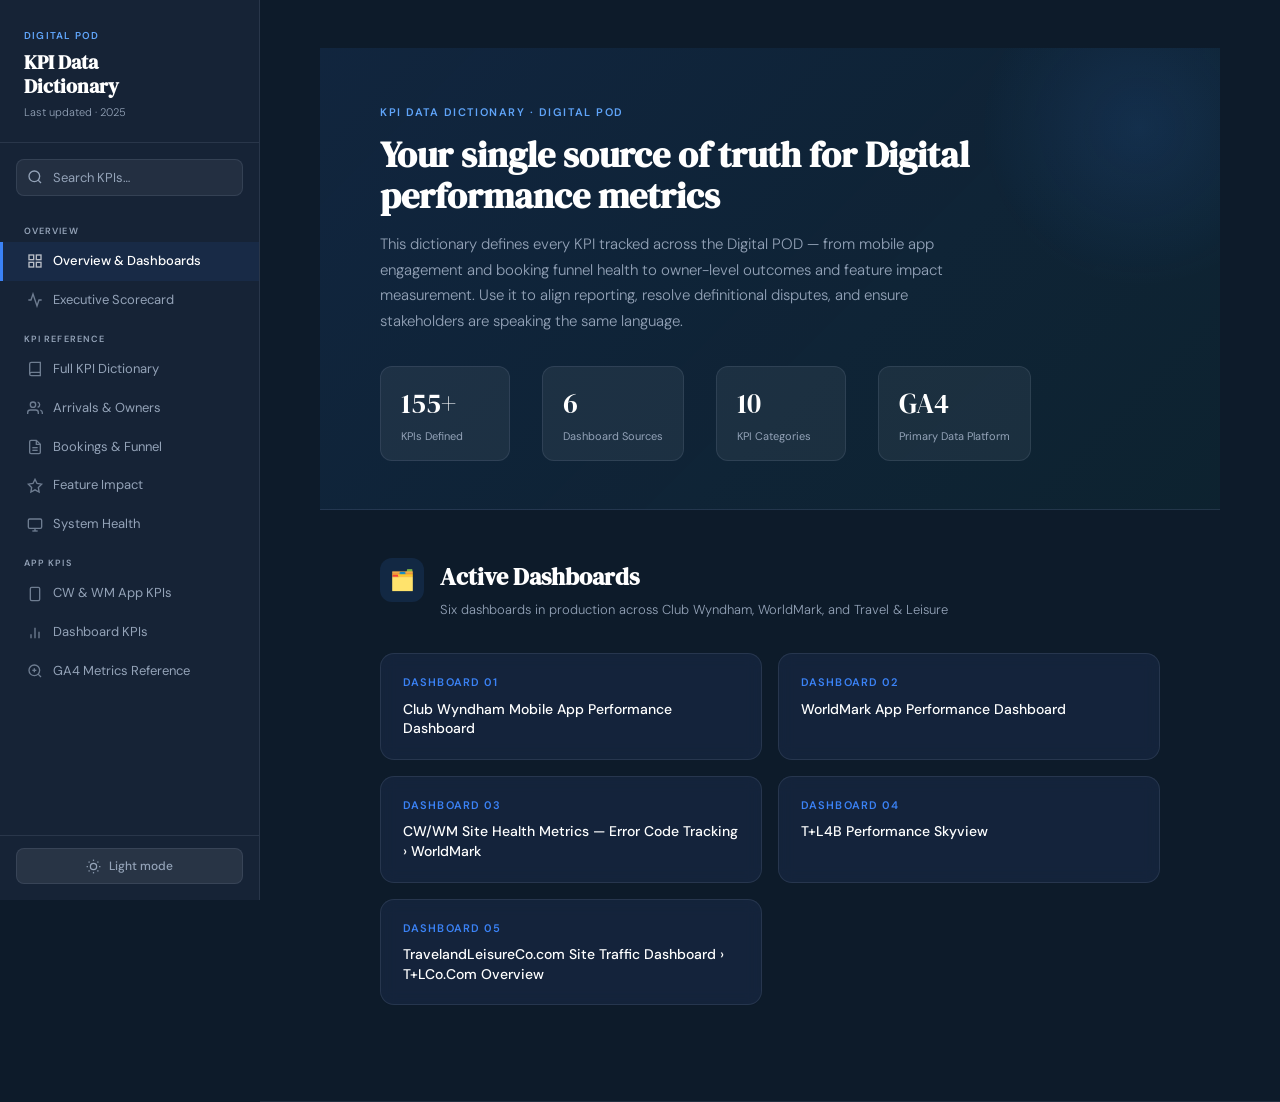
<file: docs/Digital_POD_KPI_Dictionary.html>
<!DOCTYPE html>
<html lang="en" data-theme="dark">
<head>
<meta charset="UTF-8" />
<meta name="viewport" content="width=device-width, initial-scale=1.0"/>
<title>Digital POD · KPI Data Dictionary</title>
<link href="https://fonts.googleapis.com/css2?family=DM+Serif+Display:ital@0;1&family=DM+Sans:wght@300;400;500;600&display=swap" rel="stylesheet"/>
<style>
  /* ── DARK THEME (default) ── */
  :root, [data-theme="dark"] {
    --navy: #0d1b2a;
    --navy-mid: #162336;
    --navy-light: #1e3050;
    --accent: #3b82f6;
    --accent-light: #60a5fa;
    --gold: #f59e0b;
    --teal: #14b8a6;
    --rose: #f43f5e;
    --green: #22c55e;
    --text: #e2e8f0;
    --text-heading: #ffffff;
    --muted: #94a3b8;
    --border: rgba(148,163,184,.15);
    --card-bg: rgba(30,48,80,.45);
    --sidebar-w: 260px;
    --body-bg: var(--navy);
    --sidebar-bg: var(--navy-mid);
    --search-bg: rgba(255,255,255,.06);
    --hover-bg: rgba(255,255,255,.04);
    --active-nav-bg: rgba(59,130,246,.08);
    --row-hover: rgba(255,255,255,.03);
    --thead-bg: rgba(59,130,246,.12);
    --mark-bg: rgba(245,158,11,.3);
    --mark-color: #fff;
    --code-bg: rgba(20,184,166,.08);
    --formula-bg: rgba(13,27,42,.7);
    --formula-border: rgba(20,184,166,.2);
    --info-bg: rgba(59,130,246,.07);
    --info-border: rgba(59,130,246,.2);
    --inflation-bg: rgba(245,158,11,.06);
    --inflation-border: rgba(245,158,11,.2);
    --inflation-color: #fde68a;
    --hero-gradient: linear-gradient(135deg, rgba(59,130,246,.1) 0%, rgba(20,184,166,.05) 100%);
    --hero-orb: rgba(59,130,246,.12);
    --exec-gradient: linear-gradient(135deg, rgba(30,48,80,.7) 0%, rgba(13,27,42,.9) 100%);
    --exec-orb: rgba(59,130,246,.08);
    --card-hover-border: rgba(59,130,246,.4);
    --pill-bg: rgba(255,255,255,.06);
    --scrollbar-thumb: rgba(148,163,184,.2);
    --scrollbar-hover: rgba(148,163,184,.4);
    --toggle-bg: rgba(255,255,255,.08);
    --toggle-hover: rgba(255,255,255,.14);
    --badge-outcome-bg: rgba(34,197,94,.12);   --badge-outcome-color: #86efac;
    --badge-owner-bg: rgba(251,191,36,.12);    --badge-owner-color: #fde68a;
    --badge-funnel-bg: rgba(59,130,246,.14);   --badge-funnel-color: #93c5fd;
    --badge-feature-bg: rgba(168,85,247,.14);  --badge-feature-color: #d8b4fe;
    --badge-system-bg: rgba(244,63,94,.12);    --badge-system-color: #fda4af;
    --badge-search-bg: rgba(20,184,166,.12);   --badge-search-color: #5eead4;
    --badge-acq-bg: rgba(251,146,60,.12);      --badge-acq-color: #fed7aa;
    --badge-auth-bg: rgba(99,102,241,.14);     --badge-auth-color: #c7d2fe;
    --badge-sentiment-bg: rgba(236,72,153,.12);--badge-sentiment-color: #fbcfe8;
    --badge-engagement-bg: rgba(14,165,233,.12);--badge-engagement-color: #bae6fd;
    --badge-conversion-bg: rgba(34,197,94,.12);--badge-conversion-color: #86efac;
    --badge-revenue-bg: rgba(251,191,36,.12);  --badge-revenue-color: #fde68a;
    --badge-derived-bg: rgba(156,163,175,.12); --badge-derived-color: #d1d5db;
  }

  /* ── LIGHT THEME ── */
  [data-theme="light"] {
    --navy: #f8fafc;
    --navy-mid: #ffffff;
    --navy-light: #f1f5f9;
    --accent: #2563eb;
    --accent-light: #1d4ed8;
    --gold: #d97706;
    --teal: #0d9488;
    --rose: #e11d48;
    --green: #16a34a;
    --text: #334155;
    --text-heading: #0f172a;
    --muted: #64748b;
    --border: rgba(15,23,42,.1);
    --card-bg: rgba(255,255,255,.8);
    --body-bg: #f8fafc;
    --sidebar-bg: #ffffff;
    --search-bg: rgba(15,23,42,.04);
    --hover-bg: rgba(15,23,42,.04);
    --active-nav-bg: rgba(37,99,235,.06);
    --row-hover: rgba(15,23,42,.03);
    --thead-bg: rgba(37,99,235,.06);
    --mark-bg: rgba(245,158,11,.2);
    --mark-color: #0f172a;
    --code-bg: rgba(13,148,136,.08);
    --formula-bg: rgba(241,245,249,1);
    --formula-border: rgba(13,148,136,.2);
    --info-bg: rgba(37,99,235,.04);
    --info-border: rgba(37,99,235,.15);
    --inflation-bg: rgba(217,119,6,.05);
    --inflation-border: rgba(217,119,6,.18);
    --inflation-color: #92400e;
    --hero-gradient: linear-gradient(135deg, rgba(37,99,235,.05) 0%, rgba(13,148,136,.03) 100%);
    --hero-orb: rgba(37,99,235,.06);
    --exec-gradient: linear-gradient(135deg, rgba(255,255,255,.9) 0%, rgba(241,245,249,.95) 100%);
    --exec-orb: rgba(37,99,235,.05);
    --card-hover-border: rgba(37,99,235,.3);
    --pill-bg: rgba(15,23,42,.04);
    --scrollbar-thumb: rgba(15,23,42,.12);
    --scrollbar-hover: rgba(15,23,42,.25);
    --toggle-bg: rgba(15,23,42,.06);
    --toggle-hover: rgba(15,23,42,.1);
    --badge-outcome-bg: rgba(22,163,74,.1);    --badge-outcome-color: #166534;
    --badge-owner-bg: rgba(217,119,6,.1);      --badge-owner-color: #92400e;
    --badge-funnel-bg: rgba(37,99,235,.08);    --badge-funnel-color: #1e40af;
    --badge-feature-bg: rgba(147,51,234,.08);  --badge-feature-color: #7e22ce;
    --badge-system-bg: rgba(225,29,72,.08);    --badge-system-color: #be123c;
    --badge-search-bg: rgba(13,148,136,.08);   --badge-search-color: #115e59;
    --badge-acq-bg: rgba(234,88,12,.08);       --badge-acq-color: #9a3412;
    --badge-auth-bg: rgba(79,70,229,.08);      --badge-auth-color: #4338ca;
    --badge-sentiment-bg: rgba(219,39,119,.08);--badge-sentiment-color: #9d174d;
    --badge-engagement-bg: rgba(2,132,199,.08);--badge-engagement-color: #075985;
    --badge-conversion-bg: rgba(22,163,74,.1); --badge-conversion-color: #166534;
    --badge-revenue-bg: rgba(217,119,6,.1);    --badge-revenue-color: #92400e;
    --badge-derived-bg: rgba(100,116,139,.1);  --badge-derived-color: #475569;
  }

  *, *::before, *::after { box-sizing: border-box; margin: 0; padding: 0; }

  body {
    font-family: 'DM Sans', sans-serif;
    background: var(--body-bg);
    color: var(--text);
    min-height: 100vh;
    display: flex;
    font-size: 14px;
    line-height: 1.6;
  }

  /* ── SIDEBAR ── */
  #sidebar {
    width: var(--sidebar-w);
    min-width: var(--sidebar-w);
    background: var(--sidebar-bg);
    border-right: 1px solid var(--border);
    display: flex;
    flex-direction: column;
    position: sticky;
    top: 0;
    height: 100vh;
    overflow-y: auto;
  }

  .sidebar-brand {
    padding: 28px 24px 20px;
    border-bottom: 1px solid var(--border);
  }
  .sidebar-brand .logo-tag {
    font-size: 10px;
    font-weight: 600;
    letter-spacing: .12em;
    text-transform: uppercase;
    color: var(--accent-light);
    margin-bottom: 6px;
  }
  .sidebar-brand h1 {
    font-family: 'DM Serif Display', serif;
    font-size: 20px;
    line-height: 1.2;
    color: var(--text-heading);
  }
  .sidebar-brand .subtitle {
    margin-top: 6px;
    font-size: 11px;
    color: var(--muted);
    font-weight: 300;
  }

  .sidebar-search {
    padding: 16px 16px 8px;
  }
  .sidebar-search input {
    width: 100%;
    background: var(--search-bg);
    border: 1px solid var(--border);
    border-radius: 8px;
    color: var(--text);
    font-family: 'DM Sans', sans-serif;
    font-size: 13px;
    padding: 9px 14px 9px 36px;
    outline: none;
    transition: border-color .2s;
    background-image: url("data:image/svg+xml,%3Csvg xmlns='http://www.w3.org/2000/svg' fill='none' viewBox='0 0 24 24' stroke='%2394a3b8' stroke-width='2'%3E%3Ccircle cx='11' cy='11' r='8'/%3E%3Cpath d='M21 21l-4.35-4.35'/%3E%3C/svg%3E");
    background-repeat: no-repeat;
    background-position: 10px center;
    background-size: 16px;
  }
  .sidebar-search input:focus { border-color: var(--accent); }
  .sidebar-search input::placeholder { color: var(--muted); }

  nav { padding: 8px 0 24px; flex: 1; }
  .nav-section-label {
    font-size: 9px;
    font-weight: 600;
    letter-spacing: .12em;
    text-transform: uppercase;
    color: var(--muted);
    padding: 12px 24px 4px;
  }
  nav a {
    display: flex;
    align-items: center;
    gap: 10px;
    padding: 9px 24px;
    color: var(--muted);
    text-decoration: none;
    font-size: 13px;
    font-weight: 400;
    border-left: 3px solid transparent;
    transition: all .15s;
  }
  nav a:hover { color: var(--text); background: var(--hover-bg); }
  nav a.active { color: var(--text-heading); border-left-color: var(--accent); background: var(--active-nav-bg); font-weight: 500; }
  nav a .nav-icon { width: 16px; height: 16px; flex-shrink: 0; opacity: .7; }

  /* ── MAIN ── */
  #main {
    flex: 1;
    overflow-y: auto;
    padding: 0;
  }

  /* ── HERO ── */
  .hero {
    padding: 56px 60px 48px;
    background: var(--hero-gradient);
    border-bottom: 1px solid var(--border);
    position: relative;
    overflow: hidden;
  }
  .hero::before {
    content: '';
    position: absolute;
    top: -80px; right: -80px;
    width: 320px; height: 320px;
    border-radius: 50%;
    background: radial-gradient(circle, var(--hero-orb) 0%, transparent 70%);
    pointer-events: none;
  }
  .hero-eyebrow {
    font-size: 11px;
    font-weight: 600;
    letter-spacing: .14em;
    text-transform: uppercase;
    color: var(--accent-light);
    margin-bottom: 12px;
  }
  .hero h2 {
    font-family: 'DM Serif Display', serif;
    font-size: 36px;
    line-height: 1.15;
    color: var(--text-heading);
    max-width: 620px;
    margin-bottom: 16px;
  }
  .hero p {
    font-size: 15px;
    color: var(--muted);
    max-width: 580px;
    font-weight: 300;
    line-height: 1.7;
    margin-bottom: 32px;
  }
  .stats-row {
    display: flex;
    gap: 32px;
    flex-wrap: wrap;
  }
  .stat-pill {
    background: var(--pill-bg);
    border: 1px solid var(--border);
    border-radius: 12px;
    padding: 14px 20px;
    min-width: 130px;
  }
  .stat-pill .num { font-family: 'DM Serif Display', serif; font-size: 28px; color: var(--text-heading); }
  .stat-pill .lbl { font-size: 11px; color: var(--muted); margin-top: 2px; }

  /* ── CONTENT SECTIONS ── */
  .content-section {
    padding: 48px 60px;
    border-bottom: 1px solid var(--border);
    display: none;
  }
  .content-section.active { display: block; }

  .section-header {
    display: flex;
    align-items: flex-start;
    gap: 16px;
    margin-bottom: 32px;
  }
  .section-icon {
    width: 44px; height: 44px;
    border-radius: 12px;
    display: flex; align-items: center; justify-content: center;
    flex-shrink: 0;
    font-size: 20px;
  }
  .section-header-text h3 {
    font-family: 'DM Serif Display', serif;
    font-size: 24px;
    color: var(--text-heading);
    margin-bottom: 4px;
  }
  .section-header-text p {
    font-size: 13px;
    color: var(--muted);
    font-weight: 300;
  }

  /* ── DASHBOARD INDEX CARDS ── */
  .dashboard-grid {
    display: grid;
    grid-template-columns: repeat(auto-fill, minmax(280px, 1fr));
    gap: 16px;
  }
  .dash-card {
    background: var(--card-bg);
    border: 1px solid var(--border);
    border-radius: 14px;
    padding: 20px 22px;
    backdrop-filter: blur(8px);
    transition: border-color .2s, transform .2s;
    cursor: default;
  }
  .dash-card:hover { border-color: var(--card-hover-border); transform: translateY(-2px); }
  .dash-card .dash-number {
    font-size: 11px;
    font-weight: 600;
    letter-spacing: .1em;
    text-transform: uppercase;
    color: var(--accent);
    margin-bottom: 8px;
  }
  .dash-card h4 { font-size: 14px; font-weight: 500; color: var(--text-heading); line-height: 1.4; }

  /* ── KPI TABLE ── */
  .kpi-table-wrap {
    overflow-x: auto;
    border-radius: 14px;
    border: 1px solid var(--border);
  }
  table {
    width: 100%;
    border-collapse: collapse;
    font-size: 13px;
  }
  thead tr {
    background: var(--thead-bg);
  }
  thead th {
    padding: 14px 18px;
    text-align: left;
    font-size: 11px;
    font-weight: 600;
    letter-spacing: .08em;
    text-transform: uppercase;
    color: var(--accent-light);
    border-bottom: 1px solid var(--border);
    white-space: nowrap;
  }
  tbody tr {
    border-bottom: 1px solid var(--border);
    transition: background .15s;
  }
  tbody tr:last-child { border-bottom: none; }
  tbody tr:hover { background: var(--row-hover); }
  tbody td {
    padding: 14px 18px;
    color: var(--text);
    vertical-align: top;
    line-height: 1.5;
  }
  .td-metric {
    font-weight: 500;
    color: var(--text-heading);
    white-space: nowrap;
  }
  .td-code {
    font-family: 'Courier New', monospace;
    font-size: 11.5px;
    color: var(--teal);
    background: var(--code-bg);
    padding: 3px 7px;
    border-radius: 5px;
    white-space: nowrap;
  }
  .td-source {
    font-size: 12px;
    color: var(--gold);
    font-weight: 500;
  }
  .td-owner {
    font-size: 12px;
    color: var(--muted);
  }

  /* Category badges */
  .badge {
    display: inline-block;
    font-size: 10px;
    font-weight: 600;
    letter-spacing: .06em;
    text-transform: uppercase;
    padding: 3px 9px;
    border-radius: 20px;
    white-space: nowrap;
  }
  .badge-outcome    { background: var(--badge-outcome-bg);    color: var(--badge-outcome-color); }
  .badge-owner      { background: var(--badge-owner-bg);      color: var(--badge-owner-color); }
  .badge-funnel     { background: var(--badge-funnel-bg);     color: var(--badge-funnel-color); }
  .badge-feature    { background: var(--badge-feature-bg);    color: var(--badge-feature-color); }
  .badge-system     { background: var(--badge-system-bg);     color: var(--badge-system-color); }
  .badge-search     { background: var(--badge-search-bg);     color: var(--badge-search-color); }
  .badge-acq        { background: var(--badge-acq-bg);        color: var(--badge-acq-color); }
  .badge-auth       { background: var(--badge-auth-bg);       color: var(--badge-auth-color); }
  .badge-sentiment  { background: var(--badge-sentiment-bg);  color: var(--badge-sentiment-color); }
  .badge-engagement { background: var(--badge-engagement-bg); color: var(--badge-engagement-color); }
  .badge-conversion { background: var(--badge-conversion-bg); color: var(--badge-conversion-color); }
  .badge-revenue    { background: var(--badge-revenue-bg);    color: var(--badge-revenue-color); }
  .badge-derived    { background: var(--badge-derived-bg);    color: var(--badge-derived-color); }

  /* ── FORMULA BLOCK ── */
  .formula-block {
    font-family: 'Courier New', monospace;
    font-size: 11.5px;
    color: var(--teal);
    background: var(--formula-bg);
    border: 1px solid var(--formula-border);
    border-radius: 8px;
    padding: 12px 14px;
    white-space: pre-wrap;
    word-break: break-word;
    line-height: 1.6;
  }

  /* ── DETAIL CARDS (for richer sections) ── */
  .kpi-detail-grid {
    display: grid;
    grid-template-columns: repeat(auto-fill, minmax(340px, 1fr));
    gap: 16px;
  }
  .kpi-detail-card {
    background: var(--card-bg);
    border: 1px solid var(--border);
    border-radius: 14px;
    padding: 22px;
    backdrop-filter: blur(8px);
    transition: border-color .2s;
  }
  .kpi-detail-card:hover { border-color: var(--card-hover-border); }
  .kdc-name { font-weight: 600; color: var(--text-heading); font-size: 14px; margin-bottom: 6px; }
  .kdc-def { font-size: 12.5px; color: var(--muted); line-height: 1.55; margin-bottom: 12px; }
  .kdc-row { display: flex; gap: 8px; align-items: flex-start; margin-top: 8px; }
  .kdc-label { font-size: 10px; font-weight: 600; letter-spacing: .08em; text-transform: uppercase; color: var(--muted); min-width: 64px; flex-shrink: 0; padding-top: 2px; }
  .kdc-val { font-size: 12px; color: var(--text); }
  .kdc-val code { font-family: 'Courier New', monospace; font-size: 11px; color: var(--teal); background: var(--code-bg); padding: 1px 6px; border-radius: 4px; }

  /* ── INFLATION CALLOUT ── */
  .inflation-note {
    margin-top: 10px;
    background: var(--inflation-bg);
    border: 1px solid var(--inflation-border);
    border-radius: 8px;
    padding: 10px 14px;
    font-size: 11.5px;
    color: var(--inflation-color);
  }
  .inflation-note strong { display: block; margin-bottom: 4px; color: var(--gold); font-size: 10px; letter-spacing: .08em; text-transform: uppercase; }
  .inflation-note code { font-family: 'Courier New', monospace; color: var(--gold); font-size: 11px; }

  /* ── EXEC SCORECARD LARGE CARDS ── */
  .exec-grid {
    display: grid;
    grid-template-columns: repeat(auto-fill, minmax(300px, 1fr));
    gap: 20px;
  }
  .exec-card {
    background: var(--exec-gradient);
    border: 1px solid var(--border);
    border-radius: 16px;
    padding: 24px;
    position: relative;
    overflow: hidden;
    transition: border-color .2s, transform .2s;
  }
  .exec-card:hover { border-color: var(--card-hover-border); transform: translateY(-3px); }
  .exec-card::before {
    content: '';
    position: absolute;
    top: 0; right: 0;
    width: 120px; height: 120px;
    border-radius: 50%;
    background: radial-gradient(circle, var(--exec-orb) 0%, transparent 70%);
  }
  .exec-card-num {
    font-size: 10px;
    font-weight: 700;
    letter-spacing: .12em;
    text-transform: uppercase;
    color: var(--accent);
    margin-bottom: 10px;
  }
  .exec-card-name {
    font-family: 'DM Serif Display', serif;
    font-size: 18px;
    color: var(--text-heading);
    margin-bottom: 10px;
    line-height: 1.25;
  }
  .exec-card-def {
    font-size: 12.5px;
    color: var(--muted);
    line-height: 1.6;
    font-weight: 300;
  }
  .exec-card-source {
    margin-top: 14px;
    padding-top: 12px;
    border-top: 1px solid var(--border);
    font-size: 11px;
    color: var(--muted);
    font-weight: 400;
  }
  .exec-card-source strong {
    color: var(--gold);
    font-weight: 600;
  }

  /* ── SEARCH HIGHLIGHT ── */
  mark { background: var(--mark-bg); color: var(--mark-color); border-radius: 2px; padding: 0 2px; }

  /* ── GLOSSARY NOTE ── */
  .info-box {
    background: var(--info-bg);
    border: 1px solid var(--info-border);
    border-radius: 12px;
    padding: 16px 20px;
    font-size: 13px;
    color: var(--muted);
    margin-bottom: 28px;
  }
  .info-box strong { color: var(--accent-light); }

  /* ── Filter bar ── */
  .filter-bar {
    display: flex;
    align-items: center;
    gap: 8px;
    flex-wrap: wrap;
    padding: 0 0 20px 0;
  }
  .filter-label {
    font-size: 12px;
    color: var(--muted);
    font-weight: 500;
    margin-right: 4px;
  }
  .filter-pill {
    background: var(--pill-bg);
    color: var(--muted);
    border: 1px solid var(--border);
    border-radius: 20px;
    padding: 5px 14px;
    font-size: 12px;
    font-family: 'DM Sans', sans-serif;
    font-weight: 500;
    cursor: pointer;
    transition: all .2s ease;
  }
  .filter-pill:hover {
    border-color: var(--accent);
    color: var(--text);
  }
  .filter-pill.active {
    background: rgba(59,130,246,.15);
    border-color: var(--accent);
    color: var(--accent-light);
  }

  /* ── RESPONSIVE ── */
  @media (max-width: 800px) {
    #sidebar { display: none; }
    .hero, .content-section { padding: 32px 24px; }
  }

  /* Scrollbar */
  ::-webkit-scrollbar { width: 5px; }
  ::-webkit-scrollbar-track { background: transparent; }
  ::-webkit-scrollbar-thumb { background: var(--scrollbar-thumb); border-radius: 4px; }
  ::-webkit-scrollbar-thumb:hover { background: var(--scrollbar-hover); }

  .no-results { padding: 40px; text-align: center; color: var(--muted); font-size: 14px; }

  /* ── THEME TOGGLE ── */
  .theme-toggle-wrap {
    padding: 12px 16px 16px;
    border-top: 1px solid var(--border);
  }
  .theme-toggle {
    display: flex;
    align-items: center;
    justify-content: center;
    gap: 8px;
    width: 100%;
    padding: 9px 14px;
    border-radius: 8px;
    border: 1px solid var(--border);
    background: var(--toggle-bg);
    color: var(--muted);
    font-family: 'DM Sans', sans-serif;
    font-size: 12px;
    font-weight: 500;
    cursor: pointer;
    transition: all .2s;
  }
  .theme-toggle:hover {
    background: var(--toggle-hover);
    color: var(--text);
  }
  .theme-toggle svg { width: 15px; height: 15px; flex-shrink: 0; }
  .theme-toggle .icon-sun,
  .theme-toggle .label-light { display: none; }
  [data-theme="dark"] .theme-toggle .icon-moon,
  [data-theme="dark"] .theme-toggle .label-dark { display: none; }
  [data-theme="dark"] .theme-toggle .icon-sun,
  [data-theme="dark"] .theme-toggle .label-light { display: inline; }
  [data-theme="light"] .theme-toggle .icon-moon,
  [data-theme="light"] .theme-toggle .label-dark { display: inline; }
  [data-theme="light"] .theme-toggle .icon-sun,
  [data-theme="light"] .theme-toggle .label-light { display: none; }

  /* Smooth theme transition */
  body, #sidebar, .hero, .content-section, .dash-card, .kpi-detail-card, .exec-card,
  .kpi-table-wrap, table, thead tr, .stat-pill, .info-box, .inflation-note, nav a,
  .sidebar-brand, .badge, .formula-block, .theme-toggle {
    transition: background .25s ease, color .25s ease, border-color .25s ease, box-shadow .25s ease;
  }

  /* Light theme shadow refinements */
  [data-theme="light"] .dash-card,
  [data-theme="light"] .kpi-detail-card,
  [data-theme="light"] .exec-card {
    box-shadow: 0 1px 3px rgba(15,23,42,.06), 0 1px 2px rgba(15,23,42,.04);
  }
  [data-theme="light"] .dash-card:hover,
  [data-theme="light"] .kpi-detail-card:hover,
  [data-theme="light"] .exec-card:hover {
    box-shadow: 0 4px 12px rgba(15,23,42,.08), 0 2px 4px rgba(15,23,42,.04);
  }
  [data-theme="light"] .kpi-table-wrap {
    box-shadow: 0 1px 3px rgba(15,23,42,.06);
  }
  [data-theme="light"] #sidebar {
    box-shadow: 1px 0 4px rgba(15,23,42,.05);
  }
</style>
</head>
<body>

<!-- SIDEBAR -->
<aside id="sidebar">
  <div class="sidebar-brand">
    <div class="logo-tag">Digital POD</div>
    <h1>KPI Data<br/>Dictionary</h1>
    <div class="subtitle">Last updated · 2025</div>
  </div>
  <div class="sidebar-search">
    <input type="text" id="searchInput" placeholder="Search KPIs…" oninput="handleSearch(this.value)" />
  </div>
  <nav>
    <div class="nav-section-label">Overview</div>
    <a href="#" class="active" onclick="showSection('overview', this)">
      <svg class="nav-icon" viewBox="0 0 24 24" fill="none" stroke="currentColor" stroke-width="2"><rect x="3" y="3" width="7" height="7"/><rect x="14" y="3" width="7" height="7"/><rect x="3" y="14" width="7" height="7"/><rect x="14" y="14" width="7" height="7"/></svg>
      Overview &amp; Dashboards
    </a>
    <a href="#" onclick="showSection('exec', this)">
      <svg class="nav-icon" viewBox="0 0 24 24" fill="none" stroke="currentColor" stroke-width="2"><polyline points="22 12 18 12 15 21 9 3 6 12 2 12"/></svg>
      Executive Scorecard
    </a>

    <div class="nav-section-label">KPI Reference</div>
    <a href="#" onclick="showSection('kpidict', this)">
      <svg class="nav-icon" viewBox="0 0 24 24" fill="none" stroke="currentColor" stroke-width="2"><path d="M4 19.5A2.5 2.5 0 016.5 17H20"/><path d="M6.5 2H20v20H6.5A2.5 2.5 0 014 19.5v-15A2.5 2.5 0 016.5 2z"/></svg>
      Full KPI Dictionary
    </a>
    <a href="#" onclick="showSection('arrivals', this)">
      <svg class="nav-icon" viewBox="0 0 24 24" fill="none" stroke="currentColor" stroke-width="2"><path d="M17 21v-2a4 4 0 00-4-4H5a4 4 0 00-4 4v2"/><circle cx="9" cy="7" r="4"/><path d="M23 21v-2a4 4 0 00-3-3.87"/><path d="M16 3.13a4 4 0 010 7.75"/></svg>
      Arrivals &amp; Owners
    </a>
    <a href="#" onclick="showSection('bookings', this)">
      <svg class="nav-icon" viewBox="0 0 24 24" fill="none" stroke="currentColor" stroke-width="2"><path d="M14 2H6a2 2 0 00-2 2v16a2 2 0 002 2h12a2 2 0 002-2V8z"/><polyline points="14 2 14 8 20 8"/><line x1="16" y1="13" x2="8" y2="13"/><line x1="16" y1="17" x2="8" y2="17"/></svg>
      Bookings &amp; Funnel
    </a>
    <a href="#" onclick="showSection('feature', this)">
      <svg class="nav-icon" viewBox="0 0 24 24" fill="none" stroke="currentColor" stroke-width="2"><polygon points="12 2 15.09 8.26 22 9.27 17 14.14 18.18 21.02 12 17.77 5.82 21.02 7 14.14 2 9.27 8.91 8.26 12 2"/></svg>
      Feature Impact
    </a>
    <a href="#" onclick="showSection('system', this)">
      <svg class="nav-icon" viewBox="0 0 24 24" fill="none" stroke="currentColor" stroke-width="2"><rect x="2" y="3" width="20" height="14" rx="2"/><line x1="8" y1="21" x2="16" y2="21"/><line x1="12" y1="17" x2="12" y2="21"/></svg>
      System Health
    </a>

    <div class="nav-section-label">App KPIs</div>
    <a href="#" onclick="showSection('appkpis', this)">
      <svg class="nav-icon" viewBox="0 0 24 24" fill="none" stroke="currentColor" stroke-width="2"><rect x="5" y="2" width="14" height="20" rx="2"/><line x1="12" y1="18" x2="12.01" y2="18"/></svg>
      CW &amp; WM App KPIs
    </a>
    <a href="#" onclick="showSection('dashboard', this)">
      <svg class="nav-icon" viewBox="0 0 24 24" fill="none" stroke="currentColor" stroke-width="2"><line x1="18" y1="20" x2="18" y2="10"/><line x1="12" y1="20" x2="12" y2="4"/><line x1="6" y1="20" x2="6" y2="14"/></svg>
      Dashboard KPIs
    </a>
    <a href="#" onclick="showSection('ga4ref', this)">
      <svg class="nav-icon" viewBox="0 0 24 24" fill="none" stroke="currentColor" stroke-width="2"><circle cx="11" cy="11" r="8"/><line x1="21" y1="21" x2="16.65" y2="16.65"/><line x1="11" y1="8" x2="11" y2="14"/><line x1="8" y1="11" x2="14" y2="11"/></svg>
      GA4 Metrics Reference
    </a>
  </nav>
  <div class="theme-toggle-wrap">
    <button class="theme-toggle" onclick="toggleTheme()" aria-label="Toggle theme">
      <svg class="icon-sun" viewBox="0 0 24 24" fill="none" stroke="currentColor" stroke-width="2"><circle cx="12" cy="12" r="5"/><line x1="12" y1="1" x2="12" y2="3"/><line x1="12" y1="21" x2="12" y2="23"/><line x1="4.22" y1="4.22" x2="5.64" y2="5.64"/><line x1="18.36" y1="18.36" x2="19.78" y2="19.78"/><line x1="1" y1="12" x2="3" y2="12"/><line x1="21" y1="12" x2="23" y2="12"/><line x1="4.22" y1="19.78" x2="5.64" y2="18.36"/><line x1="18.36" y1="5.64" x2="19.78" y2="4.22"/></svg>
      <svg class="icon-moon" viewBox="0 0 24 24" fill="none" stroke="currentColor" stroke-width="2"><path d="M21 12.79A9 9 0 1111.21 3 7 7 0 0021 12.79z"/></svg>
      <span class="label-light">Light mode</span>
      <span class="label-dark">Dark mode</span>
    </button>
  </div>
</aside>

<!-- MAIN CONTENT -->
<main id="main">

  <!-- ═══ OVERVIEW ═══ -->
  <section class="content-section active" id="overview">
    <div class="hero">
      <div class="hero-eyebrow">KPI Data Dictionary · Digital POD</div>
      <h2>Your single source of truth for Digital performance metrics</h2>
      <p>This dictionary defines every KPI tracked across the Digital POD — from mobile app engagement and booking funnel health to owner-level outcomes and feature impact measurement. Use it to align reporting, resolve definitional disputes, and ensure stakeholders are speaking the same language.</p>
      <div class="stats-row">
        <div class="stat-pill"><div class="num">155+</div><div class="lbl">KPIs Defined</div></div>
        <div class="stat-pill"><div class="num">6</div><div class="lbl">Dashboard Sources</div></div>
        <div class="stat-pill"><div class="num">10</div><div class="lbl">KPI Categories</div></div>
        <div class="stat-pill"><div class="num">GA4</div><div class="lbl">Primary Data Platform</div></div>
      </div>
    </div>
    <div style="padding: 48px 60px;">
      <div class="section-header">
        <div class="section-icon" style="background:rgba(59,130,246,.12);">🗂️</div>
        <div class="section-header-text">
          <h3>Active Dashboards</h3>
          <p>Six dashboards in production across Club Wyndham, WorldMark, and Travel &amp; Leisure</p>
        </div>
      </div>
      <div class="dashboard-grid">
        <div class="dash-card"><div class="dash-number">Dashboard 01</div><h4>Club Wyndham Mobile App Performance Dashboard</h4></div>
        <div class="dash-card"><div class="dash-number">Dashboard 02</div><h4>WorldMark App Performance Dashboard</h4></div>
        <div class="dash-card"><div class="dash-number">Dashboard 03</div><h4>CW/WM Site Health Metrics — Error Code Tracking › WorldMark</h4></div>
        <div class="dash-card"><div class="dash-number">Dashboard 04</div><h4>T+L4B Performance Skyview</h4></div>
        <div class="dash-card"><div class="dash-number">Dashboard 05</div><h4>TravelandLeisureCo.com Site Traffic Dashboard › T+LCo.Com Overview</h4></div>
      </div>
    </div>
  </section>

  <!-- ═══ EXECUTIVE SCORECARD ═══ -->
  <section class="content-section" id="exec">
    <div class="section-header">
      <div class="section-icon" style="background:rgba(34,197,94,.1);">📈</div>
      <div class="section-header-text">
        <h3>Executive Scorecard KPIs</h3>
        <p>Top-line metrics surfaced directly to leadership for strategic decision-making</p>
      </div>
    </div>
    <div class="info-box"><strong>Purpose:</strong> These 8 KPIs represent the clearest signal of Digital's impact on business outcomes — owner engagement, feature ROI, and arrival-driving efficiency. Each is designed to translate digital activity into business language.</div>
    <div class="exec-grid">
      <div class="exec-card"><div class="exec-card-num">01 · Outcome</div><div class="exec-card-name">Total Arrivals</div><div class="exec-card-def">Completed stays across all booking channels. Represents the primary business outcome — a guest physically arriving and checking in.</div><div class="exec-card-source">Source: <strong>RES_FACT</strong></div></div>
      <div class="exec-card"><div class="exec-card-num">02 · Attribution</div><div class="exec-card-name">Digital Arrivals Share</div><div class="exec-card-def">Percentage of all arrivals that originated from a Web or App booking. Measures the share of business that digital channels are driving.</div><div class="exec-card-source">Source: <strong>RES_FACT + GA4</strong></div></div>
      <div class="exec-card"><div class="exec-card-num">03 · Engagement</div><div class="exec-card-name">Arrivals per Owner (APO)</div><div class="exec-card-def">Average number of completed stays per unique owner. Normalizes arrival volume against owner base size for fair period-over-period comparison.</div><div class="exec-card-source">Source: <strong>RES_FACT + Membership</strong></div></div>
      <div class="exec-card"><div class="exec-card-num">04 · Engagement</div><div class="exec-card-name">Bookings per Owner (BPO)</div><div class="exec-card-def">Average number of reservations placed per unique owner. A leading indicator of owner intent and platform engagement before stays are completed.</div><div class="exec-card-source">Source: <strong>RES_FACT + Membership</strong></div></div>
      <div class="exec-card"><div class="exec-card-num">05 · Feature Value</div><div class="exec-card-name">Lift vs Control</div><div class="exec-card-def">Incremental improvement in a KPI (arrivals, bookings) driven by a specific feature, measured against a comparable control group.</div><div class="exec-card-source">Source: <strong>Experiment / Model</strong></div></div>
      <div class="exec-card"><div class="exec-card-num">06 · Feature Value</div><div class="exec-card-name">Incremental Arrivals (YTD)</div><div class="exec-card-def">Estimated additional arrivals attributable to feature releases year-to-date. Translates engineering output into tangible business outcomes.</div><div class="exec-card-source">Source: <strong>Model Output</strong></div></div>
      <div class="exec-card"><div class="exec-card-num">07 · ROI</div><div class="exec-card-name">Feature ROI</div><div class="exec-card-def">Financial return generated from feature-driven incremental outcomes. Calculated as (Incremental Revenue − Cost) / Cost. The core investment justification metric.</div><div class="exec-card-source">Source: <strong>Finance + Model</strong></div></div>
      <div class="exec-card"><div class="exec-card-num">08 · Efficiency</div><div class="exec-card-name">Search-to-Arrival Ratio</div><div class="exec-card-def">Number of search sessions required to produce one arrival. A lower ratio indicates a more efficient path from discovery to booking to stay.</div><div class="exec-card-source">Source: <strong>GA4 + RES_FACT</strong></div></div>
    </div>
  </section>

  <!-- ═══ FULL KPI DICTIONARY ═══ -->
  <section class="content-section" id="kpidict">
    <div class="section-header">
      <div class="section-icon" style="background:rgba(168,85,247,.1);">📘</div>
      <div class="section-header-text">
        <h3>Full KPI Dictionary</h3>
        <p>Canonical definitions, formulas, data sources, and owners for all tracked KPIs</p>
      </div>
    </div>
    <div class="filter-bar" id="kpiDictFilter">
      <span class="filter-label">Filter by category:</span>
      <button class="filter-pill active" data-cat="all" onclick="filterKpiDict('all', this)">All</button>
      <button class="filter-pill" data-cat="Outcome" onclick="filterKpiDict('Outcome', this)">Outcome</button>
      <button class="filter-pill" data-cat="Owner Metrics" onclick="filterKpiDict('Owner Metrics', this)">Owner Metrics</button>
      <button class="filter-pill" data-cat="Funnel" onclick="filterKpiDict('Funnel', this)">Funnel</button>
      <button class="filter-pill" data-cat="Feature Impact" onclick="filterKpiDict('Feature Impact', this)">Feature Impact</button>
      <button class="filter-pill" data-cat="System Health" onclick="filterKpiDict('System Health', this)">System Health</button>
      <button class="filter-pill" data-cat="App" onclick="filterKpiDict('App', this)">App</button>
      <button class="filter-pill" data-cat="Dashboard" onclick="filterKpiDict('Dashboard', this)">Dashboard</button>
    </div>
    <div class="kpi-table-wrap">
      <table id="kpiDictTable">
        <thead>
          <tr>
            <th>KPI Name</th>
            <th>Category</th>
            <th>Definition</th>
            <th>Formula</th>
            <th>Primary Source</th>
            <th>Owner</th>
          </tr>
        </thead>
        <tbody>
          <tr><td class="td-metric">Arrivals</td><td><span class="badge badge-outcome">Outcome</span></td><td>Completed stays (checked-out reservations).</td><td><code class="td-code">Count(res_num)</code></td><td class="td-source">RES_FACT</td><td class="td-owner">Digital Analytics</td></tr>
          <tr><td class="td-metric">Digital Arrivals</td><td><span class="badge badge-outcome">Outcome</span></td><td>Arrivals originating from Web or App channels.</td><td><code class="td-code">Filter(channel in Web/App)</code></td><td class="td-source">RES_FACT + GA4</td><td class="td-owner">Digital POD</td></tr>
          <tr><td class="td-metric">Arrivals per Owner (APO)</td><td><span class="badge badge-owner">Owner Metrics</span></td><td>Average arrivals per unique owner.</td><td><code class="td-code">Arrivals / Unique Owners</code></td><td class="td-source">RES_FACT + Membership</td><td class="td-owner">Analytics</td></tr>
          <tr><td class="td-metric">Bookings per Owner (BPO)</td><td><span class="badge badge-owner">Owner Metrics</span></td><td>Average bookings per unique owner.</td><td><code class="td-code">Bookings / Unique Owners</code></td><td class="td-source">RES_FACT + Membership</td><td class="td-owner">Analytics</td></tr>
          <tr><td class="td-metric">Search-to-Book Rate</td><td><span class="badge badge-funnel">Funnel</span></td><td>Percent of search sessions resulting in a booking.</td><td><code class="td-code">Bookings / Search Sessions</code></td><td class="td-source">GA4 + Bookings</td><td class="td-owner">Product Analytics</td></tr>
          <tr><td class="td-metric">Search-to-Arrival Rate</td><td><span class="badge badge-funnel">Funnel</span></td><td>Percent of search sessions leading to an arrival.</td><td><code class="td-code">Arrivals / Search Sessions</code></td><td class="td-source">GA4 + RES_FACT</td><td class="td-owner">Product Analytics</td></tr>
          <tr><td class="td-metric">Search Lift</td><td><span class="badge badge-feature">Feature Impact</span></td><td>Conversion improvement of feature users vs baseline/control.</td><td><code class="td-code">Rate_treat − Rate_ctrl</code></td><td class="td-source">Experiment / Model</td><td class="td-owner">Digital POD</td></tr>
          <tr><td class="td-metric">Incremental Arrivals</td><td><span class="badge badge-feature">Feature Impact</span></td><td>Additional arrivals attributable to a feature beyond baseline.</td><td><code class="td-code">Lift × Treated Users</code></td><td class="td-source">Model Output</td><td class="td-owner">Digital POD</td></tr>
          <tr><td class="td-metric">Cannibalization Rate</td><td><span class="badge badge-feature">Feature Impact</span></td><td>Share of feature-driven bookings that shift from other channels rather than adding net-new volume.</td><td><code class="td-code">1 − Net Incremental / Gross Lift</code></td><td class="td-source">Model Output</td><td class="td-owner">Strategy</td></tr>
          <tr><td class="td-metric">Feature ROI</td><td><span class="badge badge-feature">Feature Impact</span></td><td>Financial return from incremental revenue vs cost of feature delivery.</td><td><code class="td-code">(Inc Rev − Cost) / Cost</code></td><td class="td-source">Finance + Model</td><td class="td-owner">Leadership</td></tr>
          <tr><td class="td-metric">Error Rate</td><td><span class="badge badge-system">System Health</span></td><td>Percentage of sessions impacted by system or API errors.</td><td><code class="td-code">Errors / Sessions</code></td><td class="td-source">Splunk / AppD</td><td class="td-owner">Engineering</td></tr>
          <tr><td class="td-metric">Page Load Time</td><td><span class="badge badge-system">System Health</span></td><td>Average page or screen load performance.</td><td><code class="td-code">Avg(load_time)</code></td><td class="td-source">AppD / GA4</td><td class="td-owner">Engineering</td></tr>
          <tr><td class="td-metric">Crash Rate</td><td><span class="badge badge-system">System Health</span></td><td>Percentage of app sessions ending in a crash.</td><td><code class="td-code">Crashes / Sessions</code></td><td class="td-source">Mobile Analytics</td><td class="td-owner">Engineering</td></tr>
          <tr><td class="td-metric">App Logins</td><td><span class="badge badge-engagement">App</span></td><td>Count of App opens where member credentials were successfully authenticated.</td><td><code class="td-code">See App KPIs detail</code></td><td class="td-source">GA4</td><td class="td-owner">Digital Analytics</td></tr>
          <tr><td class="td-metric">App Store Impressions</td><td><span class="badge badge-derived">Dashboard</span></td><td>Total times the app listing was viewed in the App Store or Google Play.</td><td><code class="td-code">See Dashboard section</code></td><td class="td-source">App Store Connect / Play Console</td><td class="td-owner">Digital Analytics</td></tr>
          <tr><td class="td-metric">Arrival Lift</td><td><span class="badge badge-feature">Feature Impact</span></td><td>Difference in arrival rates between treated and control groups.</td><td><code class="td-code">Rate_treat − Rate_ctrl</code></td><td class="td-source">Model Output</td><td class="td-owner">Digital POD</td></tr>
          <tr><td class="td-metric">Arrival Rate (Control)</td><td><span class="badge badge-feature">Feature Impact</span></td><td>Percent of control users who had an arrival in the window.</td><td><code class="td-code">Arrivals_ctrl / Users_ctrl</code></td><td class="td-source">RES_FACT + Model</td><td class="td-owner">Digital POD</td></tr>
          <tr><td class="td-metric">Arrival Rate (Treated)</td><td><span class="badge badge-feature">Feature Impact</span></td><td>Percent of feature users who had an arrival in the defined window.</td><td><code class="td-code">Arrivals_treat / Users_treat</code></td><td class="td-source">RES_FACT + GA4</td><td class="td-owner">Digital POD</td></tr>
          <tr><td class="td-metric">Arrival Rate per Owner</td><td><span class="badge badge-owner">Owner Metrics</span></td><td>Percent of owners with at least one arrival in the period.</td><td><code class="td-code">Owners with Arrivals / Total Owners</code></td><td class="td-source">RES_FACT + Membership</td><td class="td-owner">Analytics</td></tr>
          <tr><td class="td-metric">Availability Error Rate</td><td><span class="badge badge-system">System Health</span></td><td>Percent of availability requests returning no inventory or errors.</td><td><code class="td-code">Availability Errors / Total Requests</code></td><td class="td-source">Splunk / API Monitoring</td><td class="td-owner">Engineering</td></tr>
          <tr><td class="td-metric">Avg App Store Rating</td><td><span class="badge badge-derived">Dashboard</span></td><td>Average star rating across all app store reviews in the period.</td><td><code class="td-code">See Dashboard section</code></td><td class="td-source">App Store Connect / Play Console</td><td class="td-owner">Digital Analytics</td></tr>
          <tr><td class="td-metric">Avg. Session Duration</td><td><span class="badge badge-derived">Dashboard</span></td><td>Average engagement time per session = sum(user_engagement time) ÷ sessions.</td><td><code class="td-code">See Dashboard section</code></td><td class="td-source">GA4</td><td class="td-owner">Digital Analytics</td></tr>
          <tr><td class="td-metric">Begin Checkout</td><td><span class="badge badge-engagement">App</span></td><td>Count of how many times the first step of the checkout flow has been initiated.</td><td><code class="td-code">See App KPIs detail</code></td><td class="td-source">GA4</td><td class="td-owner">Digital Analytics</td></tr>
          <tr><td class="td-metric">Booking Completion Rate</td><td><span class="badge badge-system">System Health</span></td><td>Percent of initiated bookings that complete successfully.</td><td><code class="td-code">Completed Bookings / Booking Starts</code></td><td class="td-source">GA4 + Splunk</td><td class="td-owner">Engineering</td></tr>
          <tr><td class="td-metric">Booking Conversion Rate (Search-to-Book)</td><td><span class="badge badge-funnel">Funnel</span></td><td>Percent of search sessions resulting in a completed booking.</td><td><code class="td-code">Bookings / Search Sessions</code></td><td class="td-source">GA4 + RES_FACT</td><td class="td-owner">Product Analytics</td></tr>
          <tr><td class="td-metric">Booking Lift</td><td><span class="badge badge-feature">Feature Impact</span></td><td>Difference in booking rates between treated and control groups.</td><td><code class="td-code">Rate_treat − Rate_ctrl</code></td><td class="td-source">Model Output</td><td class="td-owner">Digital POD</td></tr>
          <tr><td class="td-metric">Booking Lift (Treated vs Control)</td><td><span class="badge badge-feature">Feature Impact</span></td><td>Difference in booking rates between feature users and baseline.</td><td><code class="td-code">Rate_treat − Rate_ctrl</code></td><td class="td-source">Experiment / Model</td><td class="td-owner">Digital POD</td></tr>
          <tr><td class="td-metric">Booking Rate (Control)</td><td><span class="badge badge-feature">Feature Impact</span></td><td>Percent of control users who completed a booking.</td><td><code class="td-code">Bookings_ctrl / Users_ctrl</code></td><td class="td-source">RES_FACT + Model</td><td class="td-owner">Digital POD</td></tr>
          <tr><td class="td-metric">Booking Rate (Treated)</td><td><span class="badge badge-feature">Feature Impact</span></td><td>Percent of feature users who completed a booking.</td><td><code class="td-code">Bookings_treat / Users_treat</code></td><td class="td-source">RES_FACT + GA4</td><td class="td-owner">Digital POD</td></tr>
          <tr><td class="td-metric">Booking Rate per Owner</td><td><span class="badge badge-owner">Owner Metrics</span></td><td>Percent of owners who booked at least once in the period.</td><td><code class="td-code">Owners with Bookings / Total Owners</code></td><td class="td-source">RES_FACT + Membership</td><td class="td-owner">Analytics</td></tr>
          <tr><td class="td-metric">Booking-to-Arrival Conversion Rate</td><td><span class="badge badge-outcome">Outcome</span></td><td>Percent of bookings that convert into completed arrivals.</td><td><code class="td-code">Arrivals / Bookings</code></td><td class="td-source">RES_FACT</td><td class="td-owner">Digital Analytics</td></tr>
          <tr><td class="td-metric">Checkout Failure Rate</td><td><span class="badge badge-system">System Health</span></td><td>Percent of checkout attempts failing due to errors.</td><td><code class="td-code">Failed Checkouts / Total Checkouts</code></td><td class="td-source">GA4 + Splunk</td><td class="td-owner">Engineering</td></tr>
          <tr><td class="td-metric">Checkout Funnel Conversion Rate</td><td><span class="badge badge-derived">Dashboard</span></td><td>purchase events ÷ begin_checkout events</td><td><code class="td-code">See Dashboard section</code></td><td class="td-source">GA4 (derived)</td><td class="td-owner">Digital Analytics</td></tr>
          <tr><td class="td-metric">Checkout Started</td><td><span class="badge badge-derived">Dashboard</span></td><td>Count of GA4 begin_checkout events.</td><td><code class="td-code">See Dashboard section</code></td><td class="td-source">GA4</td><td class="td-owner">Digital Analytics</td></tr>
          <tr><td class="td-metric">Control Users</td><td><span class="badge badge-feature">Feature Impact</span></td><td>Comparable owners who did not use the feature (baseline group).</td><td><code class="td-code">Used for incrementality comparison</code></td><td class="td-source">GA4 + Model</td><td class="td-owner">Digital POD</td></tr>
          <tr><td class="td-metric">Digital Arrivals Share</td><td><span class="badge badge-outcome">Outcome</span></td><td>Percentage of all arrivals that originated from a Web or App booking. Measures the share of business that digital channels are driving.</td><td><code class="td-code">—</code></td><td class="td-source">—</td><td class="td-owner">Digital Analytics</td></tr>
          <tr><td class="td-metric">Digital Bookings</td><td><span class="badge badge-funnel">Funnel</span></td><td>Bookings originating from digital channels (Web + App).</td><td><code class="td-code">Subset of Total Bookings</code></td><td class="td-source">RES_FACT + GA4</td><td class="td-owner">Product Analytics</td></tr>
          <tr><td class="td-metric">Download Conversion Rate</td><td><span class="badge badge-derived">Dashboard</span></td><td>Percent of app store impressions resulting in a download.</td><td><code class="td-code">See Dashboard section</code></td><td class="td-source">App Store Connect / Play Console</td><td class="td-owner">Digital Analytics</td></tr>
          <tr><td class="td-metric">Engaged Sessions</td><td><span class="badge badge-engagement">App</span></td><td>Sessions likely driven by shoppers or high-intent users. GA4 definition: sessions with ≥10s engagement, a conversion event, or ≥2 screenviews.</td><td><code class="td-code">See App KPIs detail</code></td><td class="td-source">GA4</td><td class="td-owner">Digital Analytics</td></tr>
          <tr><td class="td-metric">Feature Adoption</td><td><span class="badge badge-feature">Feature Impact</span></td><td>Number of unique owners who used the feature (treated group).</td><td><code class="td-code">Measures feature reach</code></td><td class="td-source">GA4</td><td class="td-owner">Digital POD</td></tr>
          <tr><td class="td-metric">Feature Adoption Rate</td><td><span class="badge badge-feature">Feature Impact</span></td><td>Share of digital users adopting the feature.</td><td><code class="td-code">Feature Users / Total Digital Users</code></td><td class="td-source">GA4</td><td class="td-owner">Digital POD</td></tr>
          <tr><td class="td-metric">Feature Penetration Rate</td><td><span class="badge badge-feature">Feature Impact</span></td><td>Percent of owners exposed to or using the feature.</td><td><code class="td-code">Feature Owners / Total Owners</code></td><td class="td-source">GA4 + Membership</td><td class="td-owner">Digital POD</td></tr>
          <tr><td class="td-metric">Feature Users (Treated Group)</td><td><span class="badge badge-feature">Feature Impact</span></td><td>Owners who used the specific feature during the period.</td><td><code class="td-code">Defines impacted population</code></td><td class="td-source">GA4</td><td class="td-owner">Digital POD</td></tr>
          <tr><td class="td-metric">Funnel Drop-Off Rate</td><td><span class="badge badge-funnel">Funnel</span></td><td>Percent of users who exit between funnel steps (e.g., Search → Booking).</td><td><code class="td-code">1 − Conversion Rate</code></td><td class="td-source">GA4</td><td class="td-owner">Product Analytics</td></tr>
          <tr><td class="td-metric">Gross Bookings (App)</td><td><span class="badge badge-derived">Dashboard</span></td><td>GA4 purchase events scoped to the App data stream only.</td><td><code class="td-code">See Dashboard section</code></td><td class="td-source">GA4 — App stream</td><td class="td-owner">Digital Analytics</td></tr>
          <tr><td class="td-metric">Gross Web Desktop</td><td><span class="badge badge-derived">Dashboard</span></td><td>GA4 purchase events in web streams filtered where device_category = desktop.</td><td><code class="td-code">See Dashboard section</code></td><td class="td-source">GA4 — Web stream</td><td class="td-owner">Digital Analytics</td></tr>
          <tr><td class="td-metric">Gross Web Mobile</td><td><span class="badge badge-derived">Dashboard</span></td><td>GA4 purchase events in web streams filtered where device_category = mobile.</td><td><code class="td-code">See Dashboard section</code></td><td class="td-source">GA4 — Web stream</td><td class="td-owner">Digital Analytics</td></tr>
          <tr><td class="td-metric">In App CR</td><td><span class="badge badge-derived">Dashboard</span></td><td>Overall app conversion rate: purchase ÷ sessions or purchase ÷ engagedSessions (match the report's base metric).</td><td><code class="td-code">See Dashboard section</code></td><td class="td-source">GA4 — App stream</td><td class="td-owner">Digital Analytics</td></tr>
          <tr><td class="td-metric">Incremental Arrivals (Feature)</td><td><span class="badge badge-feature">Feature Impact</span></td><td>Additional arrivals attributed to a feature beyond baseline behavior.</td><td><code class="td-code">Lift × Feature Users</code></td><td class="td-source">Model Output</td><td class="td-owner">Digital POD</td></tr>
          <tr><td class="td-metric">Incremental Arrivals (YTD)</td><td><span class="badge badge-feature">Feature Impact</span></td><td>Estimated additional arrivals attributable to feature releases year-to-date. Translates engineering output into tangible business outcomes.</td><td><code class="td-code">—</code></td><td class="td-source">—</td><td class="td-owner">Digital POD</td></tr>
          <tr><td class="td-metric">Incremental Bookings</td><td><span class="badge badge-feature">Feature Impact</span></td><td>Additional bookings attributable to the feature beyond baseline.</td><td><code class="td-code">Lift × Feature Users</code></td><td class="td-source">Model Output</td><td class="td-owner">Digital POD</td></tr>
          <tr><td class="td-metric">Lift in Owner Arrival Rate</td><td><span class="badge badge-feature">Feature Impact</span></td><td>Difference in arrival rate between feature users and control owners.</td><td><code class="td-code">Rate_treat − Rate_ctrl</code></td><td class="td-source">Experiment / Model</td><td class="td-owner">Digital POD</td></tr>
          <tr><td class="td-metric">Lift vs Control</td><td><span class="badge badge-feature">Feature Impact</span></td><td>Incremental improvement in a KPI (arrivals, bookings) driven by a specific feature, measured against a comparable control group.</td><td><code class="td-code">—</code></td><td class="td-source">—</td><td class="td-owner">Digital POD</td></tr>
          <tr><td class="td-metric">List Search Views</td><td><span class="badge badge-engagement">App</span></td><td>Count of how many times the user group initiates a search and views results (GA4: view_item_list when resort list is shown).</td><td><code class="td-code">See App KPIs detail</code></td><td class="td-source">GA4</td><td class="td-owner">Digital Analytics</td></tr>
          <tr><td class="td-metric">Login Success Rate</td><td><span class="badge badge-system">System Health</span></td><td>Percent of login attempts completed successfully.</td><td><code class="td-code">Successful Logins / Total Login Attempts</code></td><td class="td-source">Splunk / AppDynamics</td><td class="td-owner">Engineering</td></tr>
          <tr><td class="td-metric">MoM Adoption Growth</td><td><span class="badge badge-feature">Feature Impact</span></td><td>Month-over-month growth in feature usage.</td><td><code class="td-code">(Users_current − Users_prior) / Users_prior</code></td><td class="td-source">GA4 (derived)</td><td class="td-owner">Digital POD</td></tr>
          <tr><td class="td-metric">MoM Change in Arrivals</td><td><span class="badge badge-outcome">Outcome</span></td><td>Month-over-month change in arrivals or APO.</td><td><code class="td-code">(Current − Prior) / Prior</code></td><td class="td-source">RES_FACT (derived)</td><td class="td-owner">Digital Analytics</td></tr>
          <tr><td class="td-metric">MoM Change in Bookings</td><td><span class="badge badge-funnel">Funnel</span></td><td>Month-over-month change in bookings or BPO.</td><td><code class="td-code">(Current − Prior) / Prior</code></td><td class="td-source">RES_FACT (derived)</td><td class="td-owner">Product Analytics</td></tr>
          <tr><td class="td-metric">MoM Change in Errors</td><td><span class="badge badge-system">System Health</span></td><td>Month-over-month change in error volume or error rate.</td><td><code class="td-code">(Current − Prior) / Prior</code></td><td class="td-source">Splunk (derived)</td><td class="td-owner">Engineering</td></tr>
          <tr><td class="td-metric">Net Incremental Impact</td><td><span class="badge badge-feature">Feature Impact</span></td><td>Incremental impact after accounting for cannibalization.</td><td><code class="td-code">Incremental × (1 − Cannibalization)</code></td><td class="td-source">Model Output</td><td class="td-owner">Digital POD</td></tr>
          <tr><td class="td-metric">New Users</td><td><span class="badge badge-engagement">App</span></td><td>Count of unique devices that opened the Mobile App for the first time within the time frame.</td><td><code class="td-code">See App KPIs detail</code></td><td class="td-source">GA4</td><td class="td-owner">Digital Analytics</td></tr>
          <tr><td class="td-metric">ROI per Feature</td><td><span class="badge badge-feature">Feature Impact</span></td><td>Estimated financial return per feature release.</td><td><code class="td-code">Incremental Revenue / Cost</code></td><td class="td-source">Finance + Model</td><td class="td-owner">Digital POD</td></tr>
          <tr><td class="td-metric">Registrations</td><td><span class="badge badge-derived">Dashboard</span></td><td>Count of GA4 sign_up or create_account events.</td><td><code class="td-code">See Dashboard section</code></td><td class="td-source">GA4</td><td class="td-owner">Digital Analytics</td></tr>
          <tr><td class="td-metric">Reservations (App)</td><td><span class="badge badge-engagement">App</span></td><td>Count of gross reservations booked within the Mobile App during the time frame.</td><td><code class="td-code">See App KPIs detail</code></td><td class="td-source">GA4</td><td class="td-owner">Digital Analytics</td></tr>
          <tr><td class="td-metric">Resort Searches</td><td><span class="badge badge-engagement">App</span></td><td>Total count of resort availability search events (not sessions — counts each individual search).</td><td><code class="td-code">See App KPIs detail</code></td><td class="td-source">GA4</td><td class="td-owner">Digital Analytics</td></tr>
          <tr><td class="td-metric">Resv Confirmed / Bookings</td><td><span class="badge badge-derived">Dashboard</span></td><td>Count of GA4 purchase events representing successful reservations (1 booking per purchase).</td><td><code class="td-code">See Dashboard section</code></td><td class="td-source">GA4</td><td class="td-owner">Digital Analytics</td></tr>
          <tr><td class="td-metric">Return Users</td><td><span class="badge badge-engagement">App</span></td><td>Count of unique devices that have opened the Mobile App two or more times during the time frame. Excludes first opens.</td><td><code class="td-code">See App KPIs detail</code></td><td class="td-source">GA4</td><td class="td-owner">Digital Analytics</td></tr>
          <tr><td class="td-metric">Revenue / AOV</td><td><span class="badge badge-derived">Dashboard</span></td><td>Average order value = sum(purchase value) ÷ purchase events. Verify tax/fee treatment.</td><td><code class="td-code">See Dashboard section</code></td><td class="td-source">GA4 — Ecommerce</td><td class="td-owner">Digital Analytics</td></tr>
          <tr><td class="td-metric">Search Refinement</td><td><span class="badge badge-engagement">App</span></td><td>Count of how many times the user group uses the filter function within Resort Search to narrow results.</td><td><code class="td-code">See App KPIs detail</code></td><td class="td-source">GA4</td><td class="td-owner">Digital Analytics</td></tr>
          <tr><td class="td-metric">Search Sessions</td><td><span class="badge badge-funnel">Funnel</span></td><td>Total number of search events or sessions initiated.</td><td><code class="td-code">Top-of-funnel demand indicator</code></td><td class="td-source">GA4</td><td class="td-owner">Product Analytics</td></tr>
          <tr><td class="td-metric">Search Success Rate</td><td><span class="badge badge-system">System Health</span></td><td>Percent of searches returning valid results without errors.</td><td><code class="td-code">Successful Searches / Total Searches</code></td><td class="td-source">Splunk + GA4</td><td class="td-owner">Engineering</td></tr>
          <tr><td class="td-metric">Search-to-Arrival Ratio</td><td><span class="badge badge-outcome">Outcome</span></td><td>Number of search sessions required to produce one arrival. A lower ratio indicates a more efficient path from discovery to booking to stay.</td><td><code class="td-code">—</code></td><td class="td-source">—</td><td class="td-owner">Digital Analytics</td></tr>
          <tr><td class="td-metric">Search-to-Booking Ratio</td><td><span class="badge badge-funnel">Funnel</span></td><td>Number of searches required to generate one booking.</td><td><code class="td-code">Example: 10:1 (searches per booking)</code></td><td class="td-source">GA4 + RES_FACT</td><td class="td-owner">Product Analytics</td></tr>
          <tr><td class="td-metric">Searches Per Active User</td><td><span class="badge badge-derived">Dashboard</span></td><td>Resort Searches ÷ Unique Active Users</td><td><code class="td-code">See Dashboard section</code></td><td class="td-source">GA4 (derived)</td><td class="td-owner">Digital Analytics</td></tr>
          <tr><td class="td-metric">Searches Per Booking</td><td><span class="badge badge-derived">Dashboard</span></td><td>Resort Searches ÷ Bookings</td><td><code class="td-code">See Dashboard section</code></td><td class="td-source">GA4 + RES_FACT</td><td class="td-owner">Digital Analytics</td></tr>
          <tr><td class="td-metric">Searches per Active User</td><td><span class="badge badge-engagement">App</span></td><td>Average number of resort searches performed per active user. Active users divided by 4 as the denominator normalizes for weekly periodicity.</td><td><code class="td-code">See App KPIs detail</code></td><td class="td-source">GA4</td><td class="td-owner">Digital Analytics</td></tr>
          <tr><td class="td-metric">Session-to-Book Conversion Rate</td><td><span class="badge badge-funnel">Funnel</span></td><td>Percent of total site/app sessions resulting in a booking.</td><td><code class="td-code">Bookings / Total Sessions</code></td><td class="td-source">GA4 + RES_FACT</td><td class="td-owner">Product Analytics</td></tr>
          <tr><td class="td-metric">Sessions</td><td><span class="badge badge-engagement">App</span></td><td>Total traffic, regardless of user intent or engagement quality.</td><td><code class="td-code">See App KPIs detail</code></td><td class="td-source">GA4</td><td class="td-owner">Digital Analytics</td></tr>
          <tr><td class="td-metric">Sessions (Overall)</td><td><span class="badge badge-derived">Dashboard</span></td><td>GA4 sessions — all sessions regardless of quality or intent.</td><td><code class="td-code">See Dashboard section</code></td><td class="td-source">GA4</td><td class="td-owner">Digital Analytics</td></tr>
          <tr><td class="td-metric">Sessions with Search</td><td><span class="badge badge-engagement">App</span></td><td>Count of sessions in which the user group reaches the resort search function at least once.</td><td><code class="td-code">See App KPIs detail</code></td><td class="td-source">GA4</td><td class="td-owner">Digital Analytics</td></tr>
          <tr><td class="td-metric">Total App Downloads</td><td><span class="badge badge-derived">Dashboard</span></td><td>Total installs across iOS and Android app stores (requires Store Connect / Play Console integration).</td><td><code class="td-code">See Dashboard section</code></td><td class="td-source">App Store Connect / Play Console</td><td class="td-owner">Digital Analytics</td></tr>
          <tr><td class="td-metric">Total Arrivals</td><td><span class="badge badge-outcome">Outcome</span></td><td>Total completed stays (checked-out reservations) across all channels.</td><td><code class="td-code">Primary business outcome</code></td><td class="td-source">RES_FACT</td><td class="td-owner">Digital Analytics</td></tr>
          <tr><td class="td-metric">Total Bookings</td><td><span class="badge badge-funnel">Funnel</span></td><td>Total reservations created during the period across all channels.</td><td><code class="td-code">Primary booking demand KPI</code></td><td class="td-source">RES_FACT</td><td class="td-owner">Product Analytics</td></tr>
          <tr><td class="td-metric">Unique Booking Owners</td><td><span class="badge badge-owner">Owner Metrics</span></td><td>Number of distinct owners who completed at least one booking.</td><td><code class="td-code">Engaged booking population</code></td><td class="td-source">RES_FACT + Membership</td><td class="td-owner">Analytics</td></tr>
          <tr><td class="td-metric">Unique Owners (Active)</td><td><span class="badge badge-owner">Owner Metrics</span></td><td>Number of distinct owners who booked or arrived within the period.</td><td><code class="td-code">Engaged owner base</code></td><td class="td-source">Membership + RES_FACT</td><td class="td-owner">Analytics</td></tr>
          <tr><td class="td-metric">Unique Users</td><td><span class="badge badge-engagement">App</span></td><td>Count of distinct devices that have opened the Mobile App within the time frame.</td><td><code class="td-code">See App KPIs detail</code></td><td class="td-source">GA4</td><td class="td-owner">Digital Analytics</td></tr>
          <tr><td class="td-metric">Unique Users / Unique Active Users</td><td><span class="badge badge-derived">Dashboard</span></td><td>GA4 users metric — distinct app_instance_id or user. Active Users is the default users metric in GA4.</td><td><code class="td-code">See Dashboard section</code></td><td class="td-source">GA4</td><td class="td-owner">Digital Analytics</td></tr>
          <tr><td class="td-metric">VAS Revenue</td><td><span class="badge badge-derived">Dashboard</span></td><td>sum(purchase item revenue) where item_category = 'VAS'. Requires item-level categorization.</td><td><code class="td-code">See Dashboard section</code></td><td class="td-source">GA4 — Item-level</td><td class="td-owner">Digital Analytics</td></tr>
          <tr><td class="td-metric">Web CR</td><td><span class="badge badge-derived">Dashboard</span></td><td>Same logic as In App CR, scoped to web streams.</td><td><code class="td-code">See Dashboard section</code></td><td class="td-source">GA4 — Web stream</td><td class="td-owner">Digital Analytics</td></tr>
          <tr><td class="td-metric">YTD Incremental Arrivals Projection</td><td><span class="badge badge-feature">Feature Impact</span></td><td>Full-year forecast of incremental arrivals based on lift and adoption scaling.</td><td><code class="td-code">Exec value translation</code></td><td class="td-source">Model Output</td><td class="td-owner">Digital POD</td></tr>
          <tr><td class="td-metric">YTD Incremental Booking Projection</td><td><span class="badge badge-feature">Feature Impact</span></td><td>Full-year forecast of incremental bookings based on lift and adoption scaling.</td><td><code class="td-code">Exec value translation</code></td><td class="td-source">Model Output</td><td class="td-owner">Digital POD</td></tr>
          <tr><td class="td-metric">YTD Incremental Projection</td><td><span class="badge badge-feature">Feature Impact</span></td><td>Full-year estimate of incremental arrivals/bookings based on lift + adoption scaling.</td><td><code class="td-code">Exec business value KPI</code></td><td class="td-source">Model Output</td><td class="td-owner">Digital POD</td></tr>
          <tr><td class="td-metric">YoY Change in Arrivals</td><td><span class="badge badge-outcome">Outcome</span></td><td>Year-over-year change in arrivals or APO.</td><td><code class="td-code">(Current − LastYear) / LastYear</code></td><td class="td-source">RES_FACT (derived)</td><td class="td-owner">Digital Analytics</td></tr>
          <tr><td class="td-metric">YoY Change in Bookings</td><td><span class="badge badge-funnel">Funnel</span></td><td>Year-over-year change in bookings or booking rate.</td><td><code class="td-code">(Current − LastYear) / LastYear</code></td><td class="td-source">RES_FACT (derived)</td><td class="td-owner">Product Analytics</td></tr>
          <tr><td class="td-metric">YoY Feature Impact Growth</td><td><span class="badge badge-feature">Feature Impact</span></td><td>Year-over-year change in lift or incremental outcomes.</td><td><code class="td-code">(Current − LastYear) / LastYear</code></td><td class="td-source">Model Output (derived)</td><td class="td-owner">Digital POD</td></tr>
        </tbody>
      </table>
    </div>
  </section>

  <!-- ═══ ARRIVALS & OWNERS ═══ -->
  <section class="content-section" id="arrivals">
    <div class="section-header">
      <div class="section-icon" style="background:rgba(34,197,94,.1);">👥</div>
      <div class="section-header-text">
        <h3>Arrivals &amp; Owners</h3>
        <p>Owner engagement and stay completion metrics — the core business outcome layer</p>
      </div>
    </div>
    <div class="kpi-table-wrap">
      <table>
        <thead><tr><th>KPI</th><th>Definition</th><th>Formula / Notes</th><th>Source</th></tr></thead>
        <tbody>
          <tr><td class="td-metric">Total Arrivals</td><td>Total completed stays (checked-out reservations) across all channels.</td><td><code class="td-code">Primary business outcome</code></td><td class="td-source">RES_FACT</td></tr>
          <tr><td class="td-metric">Digital Arrivals</td><td>Arrivals originating from digital channels (Web + App).</td><td><code class="td-code">Subset of Total Arrivals</code></td><td class="td-source">RES_FACT + GA4</td></tr>
          <tr><td class="td-metric">Unique Owners (Active)</td><td>Number of distinct owners who booked or arrived within the period.</td><td><code class="td-code">Engaged owner base</code></td><td class="td-source">Membership + RES_FACT</td></tr>
          <tr><td class="td-metric">Arrivals per Owner (APO)</td><td>Average arrivals per unique owner.</td><td><code class="td-code">Total Arrivals / Unique Owners</code></td><td class="td-source">RES_FACT + Membership</td></tr>
          <tr><td class="td-metric">Bookings per Owner (BPO)</td><td>Average bookings per unique owner.</td><td><code class="td-code">Total Bookings / Unique Owners</code></td><td class="td-source">RES_FACT + Membership</td></tr>
          <tr><td class="td-metric">Arrival Rate per Owner</td><td>Percent of owners with at least one arrival in the period.</td><td><code class="td-code">Owners with Arrivals / Total Owners</code></td><td class="td-source">RES_FACT + Membership</td></tr>
          <tr><td class="td-metric">Incremental Arrivals (Feature)</td><td>Additional arrivals attributed to a feature beyond baseline behavior.</td><td><code class="td-code">Lift × Feature Users</code></td><td class="td-source">Model Output</td></tr>
          <tr><td class="td-metric">Lift in Owner Arrival Rate</td><td>Difference in arrival rate between feature users and control owners.</td><td><code class="td-code">Rate_treat − Rate_ctrl</code></td><td class="td-source">Experiment / Model</td></tr>
          <tr><td class="td-metric">Feature Adoption</td><td>Number of unique owners who used the feature (treated group).</td><td><code class="td-code">Measures feature reach</code></td><td class="td-source">GA4</td></tr>
          <tr><td class="td-metric">Feature Penetration Rate</td><td>Share of digital owners adopting the feature.</td><td><code class="td-code">Feature Owners / Total Digital Owners</code></td><td class="td-source">GA4 + Membership</td></tr>
          <tr><td class="td-metric">MoM Change in Arrivals</td><td>Month-over-month change in arrivals or APO.</td><td><code class="td-code">(Current − Prior) / Prior</code></td><td class="td-source">RES_FACT (derived)</td></tr>
          <tr><td class="td-metric">YoY Change in Arrivals</td><td>Year-over-year change in arrivals or APO.</td><td><code class="td-code">(Current − LastYear) / LastYear</code></td><td class="td-source">RES_FACT (derived)</td></tr>
          <tr><td class="td-metric">YTD Incremental Arrivals Projection</td><td>Full-year forecast of incremental arrivals based on lift and adoption scaling.</td><td><code class="td-code">Exec value translation</code></td><td class="td-source">Model Output</td></tr>
        </tbody>
      </table>
    </div>
  </section>

  <!-- ═══ BOOKINGS & FUNNEL ═══ -->
  <section class="content-section" id="bookings">
    <div class="section-header">
      <div class="section-icon" style="background:rgba(59,130,246,.1);">📋</div>
      <div class="section-header-text">
        <h3>Bookings &amp; Funnel</h3>
        <p>Reservation demand, search-to-booking conversion, and funnel efficiency</p>
      </div>
    </div>
    <div class="kpi-table-wrap">
      <table>
        <thead><tr><th>KPI</th><th>Definition</th><th>Formula / Notes</th><th>Source</th></tr></thead>
        <tbody>
          <tr><td class="td-metric">Total Bookings</td><td>Total reservations created during the period across all channels.</td><td><code class="td-code">Primary booking demand KPI</code></td><td class="td-source">RES_FACT</td></tr>
          <tr><td class="td-metric">Digital Bookings</td><td>Bookings originating from digital channels (Web + App).</td><td><code class="td-code">Subset of Total Bookings</code></td><td class="td-source">RES_FACT + GA4</td></tr>
          <tr><td class="td-metric">Unique Booking Owners</td><td>Number of distinct owners who completed at least one booking.</td><td><code class="td-code">Engaged booking population</code></td><td class="td-source">RES_FACT + Membership</td></tr>
          <tr><td class="td-metric">Bookings per Owner (BPO)</td><td>Average number of bookings per unique owner.</td><td><code class="td-code">Total Bookings / Unique Owners</code></td><td class="td-source">RES_FACT + Membership</td></tr>
          <tr><td class="td-metric">Booking Rate per Owner</td><td>Percent of owners who booked at least once in the period.</td><td><code class="td-code">Owners with Bookings / Total Owners</code></td><td class="td-source">RES_FACT + Membership</td></tr>
          <tr><td class="td-metric">Search Sessions</td><td>Total number of search events or sessions initiated.</td><td><code class="td-code">Top-of-funnel demand indicator</code></td><td class="td-source">GA4</td></tr>
          <tr><td class="td-metric">Booking Conversion Rate (Search-to-Book)</td><td>Percent of search sessions resulting in a completed booking.</td><td><code class="td-code">Bookings / Search Sessions</code></td><td class="td-source">GA4 + RES_FACT</td></tr>
          <tr><td class="td-metric">Booking-to-Arrival Conversion Rate</td><td>Percent of bookings that convert into completed arrivals.</td><td><code class="td-code">Arrivals / Bookings</code></td><td class="td-source">RES_FACT</td></tr>
          <tr><td class="td-metric">Session-to-Book Conversion Rate</td><td>Percent of total site/app sessions resulting in a booking.</td><td><code class="td-code">Bookings / Total Sessions</code></td><td class="td-source">GA4 + RES_FACT</td></tr>
          <tr><td class="td-metric">Funnel Drop-Off Rate</td><td>Percent of users who exit between funnel steps (e.g., Search → Booking).</td><td><code class="td-code">1 − Conversion Rate</code></td><td class="td-source">GA4</td></tr>
          <tr><td class="td-metric">Search-to-Booking Ratio</td><td>Number of searches required to generate one booking.</td><td><code class="td-code">Example: 10:1 (searches per booking)</code></td><td class="td-source">GA4 + RES_FACT</td></tr>
          <tr><td class="td-metric">Booking Lift (Treated vs Control)</td><td>Difference in booking rates between feature users and baseline.</td><td><code class="td-code">Rate_treat − Rate_ctrl</code></td><td class="td-source">Experiment / Model</td></tr>
          <tr><td class="td-metric">Incremental Bookings</td><td>Additional bookings attributable to a feature beyond baseline.</td><td><code class="td-code">Lift × Feature Users</code></td><td class="td-source">Model Output</td></tr>
          <tr><td class="td-metric">MoM Change in Bookings</td><td>Month-over-month change in bookings or BPO.</td><td><code class="td-code">(Current − Prior) / Prior</code></td><td class="td-source">RES_FACT (derived)</td></tr>
          <tr><td class="td-metric">YoY Change in Bookings</td><td>Year-over-year change in bookings or booking rate.</td><td><code class="td-code">(Current − LastYear) / LastYear</code></td><td class="td-source">RES_FACT (derived)</td></tr>
          <tr><td class="td-metric">YTD Incremental Booking Projection</td><td>Full-year forecast of incremental bookings based on lift and adoption scaling.</td><td><code class="td-code">Exec value translation</code></td><td class="td-source">Model Output</td></tr>
        </tbody>
      </table>
    </div>
  </section>

  <!-- ═══ FEATURE IMPACT ═══ -->
  <section class="content-section" id="feature">
    <div class="section-header">
      <div class="section-icon" style="background:rgba(168,85,247,.1);">⭐</div>
      <div class="section-header-text">
        <h3>Feature Impact</h3>
        <p>Incrementality measurement, lift analysis, and ROI attribution for product features</p>
      </div>
    </div>
    <div class="info-box"><strong>Measurement approach:</strong> Feature impact is measured using a treated group (owners who used the feature) vs. a control group (comparable owners who did not). The difference in rates between groups is the "lift" — the incremental uplift attributable to the feature.</div>
    <div class="kpi-table-wrap">
      <table>
        <thead><tr><th>KPI</th><th>Definition</th><th>Formula / Notes</th><th>Source</th></tr></thead>
        <tbody>
          <tr><td class="td-metric">Feature Users (Treated Group)</td><td>Owners who used the specific feature during the period.</td><td><code class="td-code">Defines impacted population</code></td><td class="td-source">GA4</td></tr>
          <tr><td class="td-metric">Control Users</td><td>Comparable owners who did not use the feature (baseline group).</td><td><code class="td-code">Used for incrementality comparison</code></td><td class="td-source">GA4 + Model</td></tr>
          <tr><td class="td-metric">Feature Adoption Rate</td><td>Share of digital users adopting the feature.</td><td><code class="td-code">Feature Users / Total Digital Users</code></td><td class="td-source">GA4</td></tr>
          <tr><td class="td-metric">Feature Penetration Rate</td><td>Percent of owners exposed to or using the feature.</td><td><code class="td-code">Feature Owners / Total Owners</code></td><td class="td-source">GA4 + Membership</td></tr>
          <tr><td class="td-metric">Arrival Rate (Treated)</td><td>Percent of feature users who had an arrival in the defined window.</td><td><code class="td-code">Arrivals_treat / Users_treat</code></td><td class="td-source">RES_FACT + GA4</td></tr>
          <tr><td class="td-metric">Arrival Rate (Control)</td><td>Percent of control users who had an arrival in the window.</td><td><code class="td-code">Arrivals_ctrl / Users_ctrl</code></td><td class="td-source">RES_FACT + Model</td></tr>
          <tr><td class="td-metric">Booking Rate (Treated)</td><td>Percent of feature users who completed a booking.</td><td><code class="td-code">Bookings_treat / Users_treat</code></td><td class="td-source">RES_FACT + GA4</td></tr>
          <tr><td class="td-metric">Booking Rate (Control)</td><td>Percent of control users who completed a booking.</td><td><code class="td-code">Bookings_ctrl / Users_ctrl</code></td><td class="td-source">RES_FACT + Model</td></tr>
          <tr><td class="td-metric">Arrival Lift</td><td>Difference in arrival rates between treated and control groups.</td><td><code class="td-code">Rate_treat − Rate_ctrl</code></td><td class="td-source">Model Output</td></tr>
          <tr><td class="td-metric">Booking Lift</td><td>Difference in booking rates between treated and control groups.</td><td><code class="td-code">Rate_treat − Rate_ctrl</code></td><td class="td-source">Model Output</td></tr>
          <tr><td class="td-metric">Incremental Arrivals</td><td>Additional arrivals attributable to the feature beyond baseline.</td><td><code class="td-code">Lift × Feature Users</code></td><td class="td-source">Model Output</td></tr>
          <tr><td class="td-metric">Incremental Bookings</td><td>Additional bookings attributable to the feature beyond baseline.</td><td><code class="td-code">Lift × Feature Users</code></td><td class="td-source">Model Output</td></tr>
          <tr><td class="td-metric">Cannibalization Rate</td><td>Share of feature-driven bookings that replace other channels rather than adding net new volume.</td><td><code class="td-code">Requires cross-channel baseline</code></td><td class="td-source">Model Output</td></tr>
          <tr><td class="td-metric">Net Incremental Impact</td><td>Incremental impact after accounting for cannibalization.</td><td><code class="td-code">Incremental × (1 − Cannibalization)</code></td><td class="td-source">Model Output</td></tr>
          <tr><td class="td-metric">MoM Adoption Growth</td><td>Month-over-month growth in feature usage.</td><td><code class="td-code">(Users_current − Users_prior) / Users_prior</code></td><td class="td-source">GA4 (derived)</td></tr>
          <tr><td class="td-metric">YoY Feature Impact Growth</td><td>Year-over-year change in lift or incremental outcomes.</td><td><code class="td-code">(Current − LastYear) / LastYear</code></td><td class="td-source">Model Output (derived)</td></tr>
          <tr><td class="td-metric">YTD Incremental Projection</td><td>Full-year estimate of incremental arrivals/bookings based on lift + adoption scaling.</td><td><code class="td-code">Exec business value KPI</code></td><td class="td-source">Model Output</td></tr>
          <tr><td class="td-metric">ROI per Feature</td><td>Estimated financial return per feature release.</td><td><code class="td-code">Incremental Revenue / Cost</code></td><td class="td-source">Finance + Model</td></tr>
        </tbody>
      </table>
    </div>
  </section>

  <!-- ═══ SYSTEM HEALTH ═══ -->
  <section class="content-section" id="system">
    <div class="section-header">
      <div class="section-icon" style="background:rgba(244,63,94,.1);">🖥️</div>
      <div class="section-header-text">
        <h3>System Health</h3>
        <p>Technical reliability and platform performance indicators</p>
      </div>
    </div>
    <div class="kpi-table-wrap">
      <table>
        <thead><tr><th>KPI</th><th>Definition</th><th>Formula / Notes</th><th>Source</th></tr></thead>
        <tbody>
          <tr><td class="td-metric">Error Rate</td><td>Percent of sessions impacted by system or application errors.</td><td><code class="td-code">Error Sessions / Total Sessions</code></td><td class="td-source">Splunk / AppDynamics</td></tr>
          <tr><td class="td-metric">Login Success Rate</td><td>Percent of login attempts completed successfully.</td><td><code class="td-code">Successful Logins / Total Login Attempts</code></td><td class="td-source">Splunk / AppDynamics</td></tr>
          <tr><td class="td-metric">Search Success Rate</td><td>Percent of searches returning valid results without errors.</td><td><code class="td-code">Successful Searches / Total Searches</code></td><td class="td-source">Splunk + GA4</td></tr>
          <tr><td class="td-metric">Booking Completion Rate</td><td>Percent of initiated bookings that complete successfully.</td><td><code class="td-code">Completed Bookings / Booking Starts</code></td><td class="td-source">GA4 + Splunk</td></tr>
          <tr><td class="td-metric">Checkout Failure Rate</td><td>Percent of checkout attempts failing due to errors.</td><td><code class="td-code">Failed Checkouts / Total Checkouts</code></td><td class="td-source">GA4 + Splunk</td></tr>
          <tr><td class="td-metric">Availability Error Rate</td><td>Percent of availability requests returning no inventory or errors.</td><td><code class="td-code">Availability Errors / Total Requests</code></td><td class="td-source">Splunk / API Monitoring</td></tr>
          <tr><td class="td-metric">MoM Change in Errors</td><td>Month-over-month change in error volume or error rate.</td><td><code class="td-code">(Current − Prior) / Prior</code></td><td class="td-source">Splunk (derived)</td></tr>
        </tbody>
      </table>
    </div>
  </section>

  <!-- ═══ APP KPIs (CW + WM) ═══ -->
  <section class="content-section" id="appkpis">
    <div class="section-header">
      <div class="section-icon" style="background:rgba(20,184,166,.1);">📱</div>
      <div class="section-header-text">
        <h3>CW &amp; WM App KPIs</h3>
        <p>Shared metric definitions for the Club Wyndham and WorldMark mobile applications, including GA4 inflation adjustment logic</p>
      </div>
    </div>
    <div class="info-box">
      <strong>GA4 Inflation Note:</strong> Several metrics use an inflation-adjusted fallback when real-time GA4 data is unavailable. When "Estimated (Inflated) Metrics" are used, they are multiplied by a correction factor (typically <strong>1.71</strong> for session-type metrics, <strong>1.975</strong> for checkout, <strong>2.169</strong> for searches) to approximate real-time values. The formula pattern is: <code>IF(actual &gt; 0, actual, ROUND(estimated × factor, 0))</code>.
    </div>
    <div class="kpi-detail-grid">

      <div class="kpi-detail-card">
        <div class="kdc-name">Unique Users</div>
        <div class="kdc-def">Count of distinct devices that have opened the Mobile App within the time frame.</div>
        <div class="kdc-row"><span class="kdc-label">Source</span><span class="kdc-val"><code>GA4</code> — App data stream</span></div>
        <div class="kdc-row"><span class="kdc-label">GA4 Field</span><span class="kdc-val"><code>app_instance_id / users</code></span></div>
      </div>

      <div class="kpi-detail-card">
        <div class="kdc-name">New Users</div>
        <div class="kdc-def">Count of unique devices that opened the Mobile App for the first time within the time frame.</div>
        <div class="kdc-row"><span class="kdc-label">Source</span><span class="kdc-val"><code>GA4</code> — App data stream</span></div>
        <div class="kdc-row"><span class="kdc-label">GA4 Field</span><span class="kdc-val"><code>newUsers (first_open)</code></span></div>
      </div>

      <div class="kpi-detail-card">
        <div class="kdc-name">Return Users</div>
        <div class="kdc-def">Count of unique devices that have opened the Mobile App two or more times during the time frame. Excludes first opens.</div>
        <div class="kdc-row"><span class="kdc-label">Source</span><span class="kdc-val"><code>GA4</code> — App data stream</span></div>
        <div class="kdc-row"><span class="kdc-label">Logic</span><span class="kdc-val"><code>session_count ≥ 2 per user</code></span></div>
      </div>

      <div class="kpi-detail-card">
        <div class="kdc-name">Sessions</div>
        <div class="kdc-def">Total traffic, regardless of user intent or engagement quality.</div>
        <div class="kdc-row"><span class="kdc-label">Source</span><span class="kdc-val"><code>GA4</code> — App data stream (real-time or estimated)</span></div>
        <div class="inflation-note"><strong>⚡ Inflation Formula</strong><code>IF(sessions_realtime &gt; 0, sessions_realtime, ROUND(sessions_estimated × 1.71, 0))</code></div>
      </div>

      <div class="kpi-detail-card">
        <div class="kdc-name">Engaged Sessions</div>
        <div class="kdc-def">Sessions likely driven by shoppers or high-intent users. GA4 definition: sessions with ≥10s engagement, a conversion event, or ≥2 screenviews.</div>
        <div class="kdc-row"><span class="kdc-label">Source</span><span class="kdc-val"><code>GA4</code> — App data stream (real-time or estimated)</span></div>
        <div class="inflation-note"><strong>⚡ Inflation Formula</strong><code>IF(engaged_sessions_realtime &gt; 0, engaged_realtime, ROUND(engaged_estimated × 1.71, 0))</code></div>
      </div>

      <div class="kpi-detail-card">
        <div class="kdc-name">App Logins</div>
        <div class="kdc-def">Count of App opens where member credentials were successfully authenticated.</div>
        <div class="kdc-row"><span class="kdc-label">Source</span><span class="kdc-val"><code>GA4</code> — Custom event</span></div>
        <div class="kdc-row"><span class="kdc-label">GA4 Event</span><span class="kdc-val"><code>login (custom event)</code></span></div>
      </div>

      <div class="kpi-detail-card">
        <div class="kdc-name">Sessions with Search</div>
        <div class="kdc-def">Count of sessions in which the user group reaches the resort search function at least once.</div>
        <div class="kdc-row"><span class="kdc-label">Source</span><span class="kdc-val"><code>GA4</code> — Custom event</span></div>
        <div class="kdc-row"><span class="kdc-label">GA4 Event</span><span class="kdc-val"><code>view_search_results / custom search event</code></span></div>
      </div>

      <div class="kpi-detail-card">
        <div class="kdc-name">Resort Searches</div>
        <div class="kdc-def">Total count of resort availability search events (not sessions — counts each individual search).</div>
        <div class="kdc-row"><span class="kdc-label">Source</span><span class="kdc-val"><code>GA4</code> — Custom event (real-time or estimated)</span></div>
        <div class="inflation-note"><strong>⚡ Inflation Formula</strong><code>IF(actual &gt; 0, actual, ROUND(inflated × 2.169, 0))</code></div>
      </div>

      <div class="kpi-detail-card">
        <div class="kdc-name">List Search Views</div>
        <div class="kdc-def">Count of how many times the user group initiates a search and views results (GA4: view_item_list when resort list is shown).</div>
        <div class="kdc-row"><span class="kdc-label">Source</span><span class="kdc-val"><code>GA4</code> — Enhanced ecommerce event</span></div>
        <div class="kdc-row"><span class="kdc-label">GA4 Event</span><span class="kdc-val"><code>view_item_list</code></span></div>
      </div>

      <div class="kpi-detail-card">
        <div class="kdc-name">Search Refinement</div>
        <div class="kdc-def">Count of how many times the user group uses the filter function within Resort Search to narrow results.</div>
        <div class="kdc-row"><span class="kdc-label">Source</span><span class="kdc-val"><code>GA4</code> — Custom event</span></div>
      </div>

      <div class="kpi-detail-card">
        <div class="kdc-name">Searches per Active User</div>
        <div class="kdc-def">Average number of resort searches performed per active user. Active users divided by 4 as the denominator normalizes for weekly periodicity.</div>
        <div class="kdc-row"><span class="kdc-label">Source</span><span class="kdc-val"><code>GA4</code> — Derived (real-time or estimated)</span></div>
        <div class="inflation-note"><strong>⚡ Inflation Formula</strong><code>IF(actual &gt; 0, actual / (active_users / 4), ROUND(inflated × 2.169, 0) / (active_users / 4))</code></div>
      </div>

      <div class="kpi-detail-card">
        <div class="kdc-name">Reservations (App)</div>
        <div class="kdc-def">Count of gross reservations booked within the Mobile App during the time frame.</div>
        <div class="kdc-row"><span class="kdc-label">Source</span><span class="kdc-val"><code>GA4</code> — Ecommerce purchase event (real-time or estimated)</span></div>
        <div class="inflation-note"><strong>⚡ Inflation Formula</strong><code>IF(ecommerce_purchases &gt; 0, ecommerce_purchases, ROUND(estimated_transactions × 1.71, 0))</code></div>
      </div>

      <div class="kpi-detail-card">
        <div class="kdc-name">Begin Checkout</div>
        <div class="kdc-def">Count of how many times the first step of the checkout flow has been initiated.</div>
        <div class="kdc-row"><span class="kdc-label">Source</span><span class="kdc-val"><code>GA4</code> — Enhanced ecommerce event (real-time or estimated)</span></div>
        <div class="inflation-note"><strong>⚡ Inflation Formula</strong><code>IF(actual &gt; 0, actual, ROUND(inflated × 1.975, 0))</code></div>
      </div>

    </div>
  </section>

  <!-- ═══ DASHBOARD KPIs (GA4) ═══ -->
  <section class="content-section" id="dashboard">
    <div class="section-header">
      <div class="section-icon" style="background:rgba(251,146,60,.1);">📊</div>
      <div class="section-header-text">
        <h3>Dashboard KPIs — GA4 Definitions</h3>
        <p>Expected GA4 event and metric logic for all KPIs surfaced in Looker Studio dashboards</p>
      </div>
    </div>
    <div class="kpi-table-wrap">
      <table>
        <thead><tr><th>KPI</th><th>Category</th><th>GA4 Definition / Logic</th><th>Source</th></tr></thead>
        <tbody>
          <tr><td class="td-metric">Resv Confirmed / Bookings</td><td><span class="badge badge-conversion">Conversion</span></td><td>Count of GA4 <code>purchase</code> events representing successful reservations (1 booking per purchase).</td><td class="td-source">GA4</td></tr>
          <tr><td class="td-metric">Gross Bookings (App)</td><td><span class="badge badge-conversion">Conversion</span></td><td>GA4 <code>purchase</code> events scoped to the App data stream only.</td><td class="td-source">GA4 — App stream</td></tr>
          <tr><td class="td-metric">Gross Web Desktop</td><td><span class="badge badge-conversion">Conversion</span></td><td>GA4 <code>purchase</code> events in web streams filtered where <code>device_category = desktop</code>.</td><td class="td-source">GA4 — Web stream</td></tr>
          <tr><td class="td-metric">Gross Web Mobile</td><td><span class="badge badge-conversion">Conversion</span></td><td>GA4 <code>purchase</code> events in web streams filtered where <code>device_category = mobile</code>.</td><td class="td-source">GA4 — Web stream</td></tr>
          <tr><td class="td-metric">Checkout Started</td><td><span class="badge badge-funnel">Checkout Funnel</span></td><td>Count of GA4 <code>begin_checkout</code> events.</td><td class="td-source">GA4</td></tr>
          <tr><td class="td-metric">Checkout Funnel Conversion Rate</td><td><span class="badge badge-funnel">Checkout Funnel</span></td><td><code>purchase events ÷ begin_checkout events</code></td><td class="td-source">GA4 (derived)</td></tr>
          <tr><td class="td-metric">In App CR</td><td><span class="badge badge-conversion">Conversion</span></td><td>Overall app conversion rate: <code>purchase ÷ sessions</code> or <code>purchase ÷ engagedSessions</code> (match the report's base metric).</td><td class="td-source">GA4 — App stream</td></tr>
          <tr><td class="td-metric">Web CR</td><td><span class="badge badge-conversion">Conversion</span></td><td>Same logic as In App CR, scoped to web streams.</td><td class="td-source">GA4 — Web stream</td></tr>
          <tr><td class="td-metric">Engaged Sessions</td><td><span class="badge badge-engagement">Engagement</span></td><td>GA4 <code>engagedSessions</code>: sessions with ≥10s engagement, a conversion event, or ≥2 screenviews.</td><td class="td-source">GA4</td></tr>
          <tr><td class="td-metric">Sessions (Overall)</td><td><span class="badge badge-engagement">Engagement</span></td><td>GA4 <code>sessions</code> — all sessions regardless of quality or intent.</td><td class="td-source">GA4</td></tr>
          <tr><td class="td-metric">Sessions with Search</td><td><span class="badge badge-search">Search</span></td><td>Sessions containing ≥1 <code>search</code> or <code>view_search_results</code> (custom) event.</td><td class="td-source">GA4</td></tr>
          <tr><td class="td-metric">Unique Users / Unique Active Users</td><td><span class="badge badge-engagement">Engagement</span></td><td>GA4 <code>users</code> metric — distinct <code>app_instance_id</code> or user. Active Users is the default users metric in GA4.</td><td class="td-source">GA4</td></tr>
          <tr><td class="td-metric">New Users</td><td><span class="badge badge-engagement">Engagement</span></td><td>GA4 <code>newUsers</code> — triggered by <code>first_open</code> event within the date range.</td><td class="td-source">GA4</td></tr>
          <tr><td class="td-metric">Return Users</td><td><span class="badge badge-engagement">Engagement</span></td><td>Users with ≥2 sessions in the period. Derived via <code>session_count ≥ 2</code> per user.</td><td class="td-source">GA4 (derived)</td></tr>
          <tr><td class="td-metric">Avg. Session Duration</td><td><span class="badge badge-engagement">Engagement</span></td><td>Average engagement time per session = <code>sum(user_engagement time) ÷ sessions</code>.</td><td class="td-source">GA4</td></tr>
          <tr><td class="td-metric">App Logins</td><td><span class="badge badge-auth">Auth</span></td><td>Count of GA4 <code>login</code> (custom) events for successful member authentication.</td><td class="td-source">GA4 — Custom event</td></tr>
          <tr><td class="td-metric">Registrations</td><td><span class="badge badge-auth">Auth</span></td><td>Count of GA4 <code>sign_up</code> or <code>create_account</code> events.</td><td class="td-source">GA4</td></tr>
          <tr><td class="td-metric">Resort Searches</td><td><span class="badge badge-search">Search</span></td><td>Count of GA4 <code>search</code> (custom) or <code>view_search_results</code> events for resort availability.</td><td class="td-source">GA4 — Custom event</td></tr>
          <tr><td class="td-metric">List Search Views</td><td><span class="badge badge-search">Search</span></td><td>GA4 <code>view_item_list</code> (or custom "list_search_view") when the resort list is shown.</td><td class="td-source">GA4</td></tr>
          <tr><td class="td-metric">Searches Per Active User</td><td><span class="badge badge-derived">Derived</span></td><td><code>Resort Searches ÷ Unique Active Users</code></td><td class="td-source">GA4 (derived)</td></tr>
          <tr><td class="td-metric">Searches Per Booking</td><td><span class="badge badge-derived">Derived</span></td><td><code>Resort Searches ÷ Bookings</code></td><td class="td-source">GA4 + RES_FACT</td></tr>
          <tr><td class="td-metric">Revenue / AOV</td><td><span class="badge badge-revenue">Revenue</span></td><td>Average order value = <code>sum(purchase value) ÷ purchase events</code>. Verify tax/fee treatment.</td><td class="td-source">GA4 — Ecommerce</td></tr>
          <tr><td class="td-metric">VAS Revenue</td><td><span class="badge badge-revenue">Revenue</span></td><td><code>sum(purchase item revenue)</code> where <code>item_category = 'VAS'</code>. Requires item-level categorization.</td><td class="td-source">GA4 — Item-level</td></tr>
          <tr><td class="td-metric">Total App Downloads</td><td><span class="badge badge-acq">Acquisition</span></td><td>Total installs across iOS and Android app stores (requires Store Connect / Play Console integration).</td><td class="td-source">App Store Connect / Play Console</td></tr>
          <tr><td class="td-metric">App Store Impressions</td><td><span class="badge badge-acq">Acquisition</span></td><td>Total times the app listing was viewed in the App Store or Google Play.</td><td class="td-source">App Store Connect / Play Console</td></tr>
          <tr><td class="td-metric">Avg App Store Rating</td><td><span class="badge badge-sentiment">Sentiment</span></td><td>Average star rating across all app store reviews in the period.</td><td class="td-source">App Store Connect / Play Console</td></tr>
          <tr><td class="td-metric">Download Conversion Rate</td><td><span class="badge badge-acq">Acquisition</span></td><td>Percent of app store impressions resulting in a download.</td><td class="td-source">App Store Connect / Play Console</td></tr>
        </tbody>
      </table>
    </div>
  </section>

  <!-- Search Results Section -->

  <!-- ═══ GA4 METRICS REFERENCE ═══ -->
  <section class="content-section" id="ga4ref">
    <div class="section-header">
      <div class="section-icon" style="background:rgba(251,146,60,.1);">🔬</div>
      <div class="section-header-text">
        <h3>GA4 Metrics Reference</h3>
        <p>Comprehensive reference of the top 100 Google Analytics 4 metrics — API names, definitions, formulas, and data sources</p>
      </div>
    </div>
    <div class="info-box"><strong>About this reference:</strong> These are the standard metrics available in the GA4 Data API and reporting interface. Metrics marked <em>Auto-collected</em> are gathered automatically; <em>Enhanced Measurement</em> requires enabling the feature in GA4 settings; <em>Ecommerce</em> requires sending purchase/item events; <em>Derived</em> and <em>Calculated</em> metrics are computed from other base metrics.</div>
    <div class="kpi-table-wrap">
      <table id="ga4RefTable">
        <thead>
          <tr>
            <th>Metric Name</th>
            <th>Category</th>
            <th>Definition</th>
            <th>API Name</th>
            <th>Formula / Logic</th>
            <th>Collection Type</th>
          </tr>
        </thead>
        <tbody>
          <tr><td class="td-metric">Active Users</td><td><span class="badge badge-engagement">User</span></td><td>Users who had an engaged session or triggered first_visit / first_open.</td><td><code class="td-code">activeUsers</code></td><td><code class="td-code">Default 'Users' in GA4 UI</code></td><td class="td-source">Auto-collected</td></tr>
          <tr><td class="td-metric">Total Users</td><td><span class="badge badge-engagement">User</span></td><td>Total unique users who logged any event.</td><td><code class="td-code">totalUsers</code></td><td><code class="td-code">Broader than Active Users</code></td><td class="td-source">Auto-collected</td></tr>
          <tr><td class="td-metric">New Users</td><td><span class="badge badge-engagement">User</span></td><td>Users who interacted with the site/app for the first time (first_visit or first_open).</td><td><code class="td-code">newUsers</code></td><td><code class="td-code">first_visit / first_open event</code></td><td class="td-source">Auto-collected</td></tr>
          <tr><td class="td-metric">Returning Users</td><td><span class="badge badge-engagement">User</span></td><td>Users who have had at least one previous session.</td><td><code class="td-code">returningUsers</code></td><td><code class="td-code">Derived: totalUsers − newUsers</code></td><td class="td-source">Auto-collected</td></tr>
          <tr><td class="td-metric">Total Buyers</td><td><span class="badge badge-engagement">User</span></td><td>Users who completed a purchase event.</td><td><code class="td-code">totalBuyers</code></td><td><code class="td-code">Requires purchase event</code></td><td class="td-source">Ecommerce</td></tr>
          <tr><td class="td-metric">New Buyers</td><td><span class="badge badge-engagement">User</span></td><td>Users who completed their first purchase event.</td><td><code class="td-code">newBuyers</code></td><td><code class="td-code">First-time purchasers</code></td><td class="td-source">Ecommerce</td></tr>
          <tr><td class="td-metric">DAU / MAU</td><td><span class="badge badge-engagement">User</span></td><td>Rolling ratio of daily active users to monthly active users.</td><td><code class="td-code">dau/mau</code></td><td><code class="td-code">activeUsers(1d) / activeUsers(30d)</code></td><td class="td-source">Derived</td></tr>
          <tr><td class="td-metric">DAU / WAU</td><td><span class="badge badge-engagement">User</span></td><td>Rolling ratio of daily active users to weekly active users.</td><td><code class="td-code">dau/wau</code></td><td><code class="td-code">activeUsers(1d) / activeUsers(7d)</code></td><td class="td-source">Derived</td></tr>
          <tr><td class="td-metric">WAU / MAU</td><td><span class="badge badge-engagement">User</span></td><td>Rolling ratio of weekly active users to monthly active users.</td><td><code class="td-code">wau/mau</code></td><td><code class="td-code">activeUsers(7d) / activeUsers(30d)</code></td><td class="td-source">Derived</td></tr>
          <tr><td class="td-metric">Crash-Affected Users</td><td><span class="badge badge-engagement">User</span></td><td>Number of users who experienced an app crash.</td><td><code class="td-code">crashAffectedUsers</code></td><td><code class="td-code">app_exception event</code></td><td class="td-source">Auto-collected (App)</td></tr>
          <tr><td class="td-metric">Crash-Free Users Rate</td><td><span class="badge badge-engagement">User</span></td><td>Percentage of users who did not experience an app crash.</td><td><code class="td-code">crashFreeUsersRate</code></td><td><code class="td-code">1 − (crashAffectedUsers / activeUsers)</code></td><td class="td-source">Auto-collected (App)</td></tr>
          <tr><td class="td-metric">Sessions</td><td><span class="badge badge-funnel">Session</span></td><td>Total number of sessions that began on the site or app.</td><td><code class="td-code">sessions</code></td><td><code class="td-code">session_start event</code></td><td class="td-source">Auto-collected</td></tr>
          <tr><td class="td-metric">Engaged Sessions</td><td><span class="badge badge-funnel">Session</span></td><td>Sessions lasting >10s, or with ≥1 key event, or ≥2 page/screen views.</td><td><code class="td-code">engagedSessions</code></td><td><code class="td-code">GA4 engaged session criteria</code></td><td class="td-source">Auto-collected</td></tr>
          <tr><td class="td-metric">Sessions per User</td><td><span class="badge badge-funnel">Session</span></td><td>Average number of sessions per user.</td><td><code class="td-code">sessionsPerUser</code></td><td><code class="td-code">sessions / activeUsers</code></td><td class="td-source">Derived</td></tr>
          <tr><td class="td-metric">Engaged Sessions per User</td><td><span class="badge badge-funnel">Session</span></td><td>Average engaged sessions per user.</td><td><code class="td-code">engagedSessionsPerUser</code></td><td><code class="td-code">engagedSessions / activeUsers</code></td><td class="td-source">Derived</td></tr>
          <tr><td class="td-metric">Engagement Rate</td><td><span class="badge badge-engagement">Engagement</span></td><td>Percentage of sessions that were engaged sessions.</td><td><code class="td-code">engagementRate</code></td><td><code class="td-code">engagedSessions / sessions</code></td><td class="td-source">Derived</td></tr>
          <tr><td class="td-metric">Bounce Rate</td><td><span class="badge badge-engagement">Engagement</span></td><td>Percentage of sessions that were not engaged (inverse of engagement rate).</td><td><code class="td-code">bounceRate</code></td><td><code class="td-code">1 − engagementRate</code></td><td class="td-source">Derived</td></tr>
          <tr><td class="td-metric">Avg. Session Duration</td><td><span class="badge badge-engagement">Engagement</span></td><td>Average duration of sessions in seconds.</td><td><code class="td-code">averageSessionDuration</code></td><td><code class="td-code">totalSessionDuration / sessions</code></td><td class="td-source">Derived</td></tr>
          <tr><td class="td-metric">User Engagement Duration</td><td><span class="badge badge-engagement">Engagement</span></td><td>Total active engagement time across all sessions in seconds.</td><td><code class="td-code">userEngagementDuration</code></td><td><code class="td-code">engagement_time_msec parameter</code></td><td class="td-source">Auto-collected</td></tr>
          <tr><td class="td-metric">Active User Engagement</td><td><span class="badge badge-engagement">Engagement</span></td><td>Active engagement time for active users.</td><td><code class="td-code">activeUserEngagementDuration</code></td><td><code class="td-code">Sum of engagement_time_msec</code></td><td class="td-source">Auto-collected</td></tr>
          <tr><td class="td-metric">Views (Page/Screen)</td><td><span class="badge badge-engagement">Engagement</span></td><td>Number of app screens or web pages viewed. Repeated views are counted.</td><td><code class="td-code">screenPageViews</code></td><td><code class="td-code">page_view / screen_view events</code></td><td class="td-source">Auto-collected</td></tr>
          <tr><td class="td-metric">Views per Session</td><td><span class="badge badge-engagement">Engagement</span></td><td>Average page/screen views per session.</td><td><code class="td-code">screenPageViewsPerSession</code></td><td><code class="td-code">screenPageViews / sessions</code></td><td class="td-source">Derived</td></tr>
          <tr><td class="td-metric">Views per User</td><td><span class="badge badge-engagement">Engagement</span></td><td>Average page/screen views per user.</td><td><code class="td-code">screenPageViewsPerUser</code></td><td><code class="td-code">screenPageViews / activeUsers</code></td><td class="td-source">Derived</td></tr>
          <tr><td class="td-metric">Scrolled Users</td><td><span class="badge badge-engagement">Engagement</span></td><td>Number of users who scrolled ≥90% of any page.</td><td><code class="td-code">scrolledUsers</code></td><td><code class="td-code">scroll event (90% threshold)</code></td><td class="td-source">Enhanced Measurement</td></tr>
          <tr><td class="td-metric">Event Count</td><td><span class="badge badge-search">Event</span></td><td>Total count of all events triggered.</td><td><code class="td-code">eventCount</code></td><td><code class="td-code">All events aggregated</code></td><td class="td-source">Auto-collected</td></tr>
          <tr><td class="td-metric">Events per User</td><td><span class="badge badge-search">Event</span></td><td>Average events triggered per user.</td><td><code class="td-code">eventCountPerUser</code></td><td><code class="td-code">eventCount / activeUsers</code></td><td class="td-source">Derived</td></tr>
          <tr><td class="td-metric">Event Value</td><td><span class="badge badge-search">Event</span></td><td>Sum of the value parameter sent with events.</td><td><code class="td-code">eventValue</code></td><td><code class="td-code">value event parameter</code></td><td class="td-source">Custom / Ecommerce</td></tr>
          <tr><td class="td-metric">Events per Session</td><td><span class="badge badge-search">Event</span></td><td>Average events triggered per session.</td><td><code class="td-code">eventsPerSession</code></td><td><code class="td-code">eventCount / sessions</code></td><td class="td-source">Derived</td></tr>
          <tr><td class="td-metric">First-Time Purchaser Rate</td><td><span class="badge badge-search">Event</span></td><td>Percentage of active users who made their first purchase.</td><td><code class="td-code">firstTimePurchaserConversionRate</code></td><td><code class="td-code">newBuyers / activeUsers</code></td><td class="td-source">Ecommerce</td></tr>
          <tr><td class="td-metric">Key Events</td><td><span class="badge badge-conversion">Conversion</span></td><td>Count of events marked as key events (conversions).</td><td><code class="td-code">keyEvents</code></td><td><code class="td-code">Events marked as key events in GA4</code></td><td class="td-source">Custom Config</td></tr>
          <tr><td class="td-metric">Session Key Event Rate</td><td><span class="badge badge-conversion">Conversion</span></td><td>Percentage of sessions in which a key event occurred.</td><td><code class="td-code">sessionKeyEventRate</code></td><td><code class="td-code">sessionsWithKeyEvent / sessions</code></td><td class="td-source">Derived</td></tr>
          <tr><td class="td-metric">User Key Event Rate</td><td><span class="badge badge-conversion">Conversion</span></td><td>Percentage of users who triggered at least one key event.</td><td><code class="td-code">userKeyEventRate</code></td><td><code class="td-code">usersWithKeyEvent / activeUsers</code></td><td class="td-source">Derived</td></tr>
          <tr><td class="td-metric">Total Revenue</td><td><span class="badge badge-revenue">Revenue</span></td><td>Sum of purchase, subscription, and ad revenue.</td><td><code class="td-code">totalRevenue</code></td><td><code class="td-code">purchaseRevenue + subscriptionRevenue + adRevenue</code></td><td class="td-source">Ecommerce + Ads</td></tr>
          <tr><td class="td-metric">Purchase Revenue</td><td><span class="badge badge-revenue">Revenue</span></td><td>Revenue from purchase events.</td><td><code class="td-code">purchaseRevenue</code></td><td><code class="td-code">Sum of purchase event value</code></td><td class="td-source">Ecommerce</td></tr>
          <tr><td class="td-metric">Ecommerce Purchases</td><td><span class="badge badge-revenue">Revenue</span></td><td>Number of completed purchase events.</td><td><code class="td-code">ecommercePurchases</code></td><td><code class="td-code">Count of purchase events</code></td><td class="td-source">Ecommerce</td></tr>
          <tr><td class="td-metric">Purchase-to-View Rate</td><td><span class="badge badge-revenue">Revenue</span></td><td>Ratio of item purchases to item views.</td><td><code class="td-code">purchaseToViewRate</code></td><td><code class="td-code">itemsPurchased / itemsViewed</code></td><td class="td-source">Ecommerce</td></tr>
          <tr><td class="td-metric">Purchases per User</td><td><span class="badge badge-revenue">Revenue</span></td><td>Average purchases per user for the selected period.</td><td><code class="td-code">totalPurchasersPerUser</code></td><td><code class="td-code">ecommercePurchases / activeUsers</code></td><td class="td-source">Derived</td></tr>
          <tr><td class="td-metric">Avg. Purchase Revenue</td><td><span class="badge badge-revenue">Revenue</span></td><td>Average revenue per purchase event.</td><td><code class="td-code">averagePurchaseRevenue</code></td><td><code class="td-code">purchaseRevenue / ecommercePurchases</code></td><td class="td-source">Derived</td></tr>
          <tr><td class="td-metric">ARPU (Revenue per User)</td><td><span class="badge badge-revenue">Revenue</span></td><td>Average revenue per active user.</td><td><code class="td-code">averagePurchaseRevenuePerUser</code></td><td><code class="td-code">totalRevenue / activeUsers</code></td><td class="td-source">Derived</td></tr>
          <tr><td class="td-metric">ARPPU</td><td><span class="badge badge-revenue">Revenue</span></td><td>Average revenue per paying user.</td><td><code class="td-code">averagePurchaseRevenuePerPayingUser</code></td><td><code class="td-code">purchaseRevenue / totalBuyers</code></td><td class="td-source">Derived</td></tr>
          <tr><td class="td-metric">Total Ad Revenue</td><td><span class="badge badge-revenue">Revenue</span></td><td>Total ad revenue from AdMob or other ad sources.</td><td><code class="td-code">totalAdRevenue</code></td><td><code class="td-code">Sum of ad_impression value</code></td><td class="td-source">Ad Monetization</td></tr>
          <tr><td class="td-metric">Publisher Ad Revenue</td><td><span class="badge badge-revenue">Revenue</span></td><td>Revenue earned from publisher ads.</td><td><code class="td-code">publisherAdRevenue</code></td><td><code class="td-code">Sum of publisher ad impressions value</code></td><td class="td-source">Ad Monetization</td></tr>
          <tr><td class="td-metric">Item Revenue</td><td><span class="badge badge-revenue">Revenue</span></td><td>Total revenue from individual items sold.</td><td><code class="td-code">itemRevenue</code></td><td><code class="td-code">Sum of item-level purchase revenue</code></td><td class="td-source">Ecommerce</td></tr>
          <tr><td class="td-metric">Item Quantity</td><td><span class="badge badge-revenue">Revenue</span></td><td>Total number of items sold.</td><td><code class="td-code">itemQuantity</code></td><td><code class="td-code">Sum of item quantity in purchase events</code></td><td class="td-source">Ecommerce</td></tr>
          <tr><td class="td-metric">Items Viewed</td><td><span class="badge badge-revenue">Revenue</span></td><td>Number of items viewed (view_item events).</td><td><code class="td-code">itemsViewed</code></td><td><code class="td-code">Count of view_item events</code></td><td class="td-source">Ecommerce</td></tr>
          <tr><td class="td-metric">Items Added to Cart</td><td><span class="badge badge-revenue">Revenue</span></td><td>Number of items added to cart.</td><td><code class="td-code">itemsAddedToCart</code></td><td><code class="td-code">Count of add_to_cart item events</code></td><td class="td-source">Ecommerce</td></tr>
          <tr><td class="td-metric">Items Checked Out</td><td><span class="badge badge-revenue">Revenue</span></td><td>Number of items in begin_checkout events.</td><td><code class="td-code">itemsCheckedOut</code></td><td><code class="td-code">Count of begin_checkout item events</code></td><td class="td-source">Ecommerce</td></tr>
          <tr><td class="td-metric">Items Purchased</td><td><span class="badge badge-revenue">Revenue</span></td><td>Number of items in purchase events.</td><td><code class="td-code">itemsPurchased</code></td><td><code class="td-code">Count of purchase item events</code></td><td class="td-source">Ecommerce</td></tr>
          <tr><td class="td-metric">Cart-to-View Rate</td><td><span class="badge badge-revenue">Revenue</span></td><td>Ratio of items added to cart vs items viewed.</td><td><code class="td-code">cartToViewRate</code></td><td><code class="td-code">itemsAddedToCart / itemsViewed</code></td><td class="td-source">Ecommerce</td></tr>
          <tr><td class="td-metric">Item Promo CTR</td><td><span class="badge badge-revenue">Revenue</span></td><td>Click-through rate on item promotions.</td><td><code class="td-code">itemPromotionClickThroughRate</code></td><td><code class="td-code">promotionClicks / promotionViews</code></td><td class="td-source">Ecommerce</td></tr>
          <tr><td class="td-metric">Refund Amount</td><td><span class="badge badge-revenue">Revenue</span></td><td>Total refund amount.</td><td><code class="td-code">refundAmount</code></td><td><code class="td-code">Sum of refund event value</code></td><td class="td-source">Ecommerce</td></tr>
          <tr><td class="td-metric">Shipping Amount</td><td><span class="badge badge-revenue">Revenue</span></td><td>Total shipping charges.</td><td><code class="td-code">shippingAmount</code></td><td><code class="td-code">Sum of shipping parameter</code></td><td class="td-source">Ecommerce</td></tr>
          <tr><td class="td-metric">Tax Amount</td><td><span class="badge badge-revenue">Revenue</span></td><td>Total tax amount.</td><td><code class="td-code">taxAmount</code></td><td><code class="td-code">Sum of tax parameter</code></td><td class="td-source">Ecommerce</td></tr>
          <tr><td class="td-metric">Transactions per Purchaser</td><td><span class="badge badge-revenue">Revenue</span></td><td>Average transactions per buyer.</td><td><code class="td-code">transactionsPerPurchaser</code></td><td><code class="td-code">ecommercePurchases / totalBuyers</code></td><td class="td-source">Derived</td></tr>
          <tr><td class="td-metric">Publisher Ad Clicks</td><td><span class="badge badge-acq">Advertising</span></td><td>Number of ad click events.</td><td><code class="td-code">publisherAdClicks</code></td><td><code class="td-code">Count of ad_click events</code></td><td class="td-source">Ad Monetization</td></tr>
          <tr><td class="td-metric">Publisher Ad Impressions</td><td><span class="badge badge-acq">Advertising</span></td><td>Number of ad impression events.</td><td><code class="td-code">publisherAdImpressions</code></td><td><code class="td-code">Count of ad_impression events</code></td><td class="td-source">Ad Monetization</td></tr>
          <tr><td class="td-metric">Return on Ad Spend (ROAS)</td><td><span class="badge badge-acq">Advertising</span></td><td>Revenue earned per dollar of ad spend.</td><td><code class="td-code">returnOnAdSpend</code></td><td><code class="td-code">totalRevenue / googleAdsCost</code></td><td class="td-source">Google Ads Integration</td></tr>
          <tr><td class="td-metric">Advertiser Ad Clicks</td><td><span class="badge badge-acq">Advertising</span></td><td>Total clicks on ads from Google Ads.</td><td><code class="td-code">advertiserAdClicks</code></td><td><code class="td-code">Imported from Google Ads</code></td><td class="td-source">Google Ads Integration</td></tr>
          <tr><td class="td-metric">Advertiser Ad Cost</td><td><span class="badge badge-acq">Advertising</span></td><td>Total cost of Google Ads campaigns.</td><td><code class="td-code">advertiserAdCost</code></td><td><code class="td-code">Imported from Google Ads</code></td><td class="td-source">Google Ads Integration</td></tr>
          <tr><td class="td-metric">Advertiser CPC</td><td><span class="badge badge-acq">Advertising</span></td><td>Average cost per click for Google Ads.</td><td><code class="td-code">advertiserAdCostPerClick</code></td><td><code class="td-code">advertiserAdCost / advertiserAdClicks</code></td><td class="td-source">Google Ads Integration</td></tr>
          <tr><td class="td-metric">Cost per Key Event</td><td><span class="badge badge-acq">Advertising</span></td><td>Average ad cost per key event.</td><td><code class="td-code">advertiserAdCostPerKeyEvent</code></td><td><code class="td-code">advertiserAdCost / keyEvents</code></td><td class="td-source">Google Ads Integration</td></tr>
          <tr><td class="td-metric">Advertiser Ad Impressions</td><td><span class="badge badge-acq">Advertising</span></td><td>Total impressions from Google Ads.</td><td><code class="td-code">advertiserAdImpressions</code></td><td><code class="td-code">Imported from Google Ads</code></td><td class="td-source">Google Ads Integration</td></tr>
          <tr><td class="td-metric">Purchase Probability</td><td><span class="badge badge-feature">Predictive</span></td><td>Likelihood a user will purchase in the next 7 days.</td><td><code class="td-code">purchaseProbability</code></td><td><code class="td-code">GA4 machine learning prediction</code></td><td class="td-source">ML Model</td></tr>
          <tr><td class="td-metric">Churn Probability</td><td><span class="badge badge-feature">Predictive</span></td><td>Likelihood an active user will not return in the next 7 days.</td><td><code class="td-code">churnProbability</code></td><td><code class="td-code">GA4 machine learning prediction</code></td><td class="td-source">ML Model</td></tr>
          <tr><td class="td-metric">Predicted Revenue</td><td><span class="badge badge-feature">Predictive</span></td><td>Expected revenue from a user in the next 28 days.</td><td><code class="td-code">predictedRevenue</code></td><td><code class="td-code">GA4 machine learning prediction</code></td><td class="td-source">ML Model</td></tr>
          <tr><td class="td-metric">Entrances</td><td><span class="badge badge-search">Page / Content</span></td><td>Number of times the first event in a session occurred on a page or screen.</td><td><code class="td-code">entrances</code></td><td><code class="td-code">First page_view / screen_view in session</code></td><td class="td-source">Auto-collected</td></tr>
          <tr><td class="td-metric">Exits</td><td><span class="badge badge-search">Page / Content</span></td><td>Number of times the last event in a session occurred on a page or screen.</td><td><code class="td-code">exits</code></td><td><code class="td-code">Last page_view / screen_view in session</code></td><td class="td-source">Auto-collected</td></tr>
          <tr><td class="td-metric">Exit Rate</td><td><span class="badge badge-search">Page / Content</span></td><td>Percentage of sessions that ended on a specific page.</td><td><code class="td-code">exitRate</code></td><td><code class="td-code">exits / sessions per page</code></td><td class="td-source">Derived</td></tr>
          <tr><td class="td-metric">Views per Session</td><td><span class="badge badge-search">Page / Content</span></td><td>Average number of pages/screens viewed per session.</td><td><code class="td-code">viewsPerSession</code></td><td><code class="td-code">screenPageViews / sessions</code></td><td class="td-source">Derived</td></tr>
          <tr><td class="td-metric">Avg. Position (Organic)</td><td><span class="badge badge-search">Page / Content</span></td><td>Average ranking position in Google search results.</td><td><code class="td-code">organicGoogleSearchAveragePosition</code></td><td><code class="td-code">Imported from Search Console</code></td><td class="td-source">Search Console Integration</td></tr>
          <tr><td class="td-metric">Organic Search Clicks</td><td><span class="badge badge-search">Page / Content</span></td><td>Clicks from Google organic search results.</td><td><code class="td-code">organicGoogleSearchClicks</code></td><td><code class="td-code">Imported from Search Console</code></td><td class="td-source">Search Console Integration</td></tr>
          <tr><td class="td-metric">Organic CTR</td><td><span class="badge badge-search">Page / Content</span></td><td>Click-through rate from Google organic results.</td><td><code class="td-code">organicGoogleSearchClickThroughRate</code></td><td><code class="td-code">Imported from Search Console</code></td><td class="td-source">Search Console Integration</td></tr>
          <tr><td class="td-metric">Organic Search Impressions</td><td><span class="badge badge-search">Page / Content</span></td><td>Impressions in Google organic search results.</td><td><code class="td-code">organicGoogleSearchImpressions</code></td><td><code class="td-code">Imported from Search Console</code></td><td class="td-source">Search Console Integration</td></tr>
          <tr><td class="td-metric">Cohort Active Users</td><td><span class="badge badge-derived">Cohort</span></td><td>Active users in a specific cohort period.</td><td><code class="td-code">cohortActiveUsers</code></td><td><code class="td-code">Users from a defined cohort who were active</code></td><td class="td-source">Cohort Report</td></tr>
          <tr><td class="td-metric">Cohort Total Users</td><td><span class="badge badge-derived">Cohort</span></td><td>Total users in a specific cohort.</td><td><code class="td-code">cohortTotalUsers</code></td><td><code class="td-code">All users in the cohort group</code></td><td class="td-source">Cohort Report</td></tr>
          <tr><td class="td-metric">Cohort Retention Rate</td><td><span class="badge badge-derived">Cohort</span></td><td>Percentage of a cohort's users who return in a subsequent period.</td><td><code class="td-code">cohortRetentionRate</code></td><td><code class="td-code">cohortActiveUsers / cohortTotalUsers</code></td><td class="td-source">Derived</td></tr>
          <tr><td class="td-metric">Sessions with Search</td><td><span class="badge badge-funnel">Session</span></td><td>Sessions containing at least one search event.</td><td><code class="td-code">sessionsWithSearch</code></td><td><code class="td-code">Sessions with view_search_results event</code></td><td class="td-source">Auto-collected / Custom</td></tr>
          <tr><td class="td-metric">Organic Sessions</td><td><span class="badge badge-funnel">Session</span></td><td>Sessions attributed to organic search traffic.</td><td><code class="td-code">organicSessions</code></td><td><code class="td-code">Sessions where medium = organic</code></td><td class="td-source">Auto-collected</td></tr>
          <tr><td class="td-metric">Session Conversion Rate</td><td><span class="badge badge-conversion">Conversion</span></td><td>Percentage of sessions resulting in at least one conversion.</td><td><code class="td-code">sessionConversionRate</code></td><td><code class="td-code">convertedSessions / sessions</code></td><td class="td-source">Derived</td></tr>
          <tr><td class="td-metric">First-Time Purchasers</td><td><span class="badge badge-conversion">App / Ecommerce</span></td><td>Count of users making their first purchase.</td><td><code class="td-code">firstTimePurchasers</code></td><td><code class="td-code">Users with first purchase event</code></td><td class="td-source">Ecommerce</td></tr>
          <tr><td class="td-metric">First Open Retention (N-day)</td><td><span class="badge badge-system">App</span></td><td>Percentage of users who return N days after first app open.</td><td><code class="td-code">firstOpenCohortNdayRetention</code></td><td><code class="td-code">Retained users / cohort users</code></td><td class="td-source">App Analytics</td></tr>
          <tr><td class="td-metric">Crash Count</td><td><span class="badge badge-system">App</span></td><td>Total number of app crash events.</td><td><code class="td-code">crashCount</code></td><td><code class="td-code">app_exception events (fatal=true)</code></td><td class="td-source">Auto-collected (App)</td></tr>
          <tr><td class="td-metric">ANR (App Not Responding)</td><td><span class="badge badge-system">App</span></td><td>Number of ANR events on Android.</td><td><code class="td-code">ANR</code></td><td><code class="td-code">ANR-type app_exception events</code></td><td class="td-source">Auto-collected (Android)</td></tr>
          <tr><td class="td-metric">User Lifetime Value</td><td><span class="badge badge-owner">Lifetime</span></td><td>Total revenue attributed to a user across their entire lifetime.</td><td><code class="td-code">userLifetimeValue</code></td><td><code class="td-code">Sum of all purchase values per user</code></td><td class="td-source">Ecommerce</td></tr>
          <tr><td class="td-metric">User Lifetime Engagement</td><td><span class="badge badge-owner">Lifetime</span></td><td>Total engagement duration across a user's lifetime.</td><td><code class="td-code">userLifetimeEngagement</code></td><td><code class="td-code">Cumulative engagement_time_msec</code></td><td class="td-source">Auto-collected</td></tr>
          <tr><td class="td-metric">User Lifetime Sessions</td><td><span class="badge badge-owner">Lifetime</span></td><td>Total sessions across a user's lifetime.</td><td><code class="td-code">userLifetimeSessions</code></td><td><code class="td-code">Cumulative session count per user</code></td><td class="td-source">Auto-collected</td></tr>
          <tr><td class="td-metric">Sessions per User per Day</td><td><span class="badge badge-derived">Derived</span></td><td>Average daily sessions per user.</td><td><code class="td-code">sessionsPerUserPerDay</code></td><td><code class="td-code">sessions / activeUsers / days</code></td><td class="td-source">Calculated</td></tr>
          <tr><td class="td-metric">Revenue per Session</td><td><span class="badge badge-derived">Derived</span></td><td>Average revenue generated per session.</td><td><code class="td-code">revenuePerSession</code></td><td><code class="td-code">totalRevenue / sessions</code></td><td class="td-source">Calculated</td></tr>
          <tr><td class="td-metric">Key Events per Session</td><td><span class="badge badge-derived">Derived</span></td><td>Average key events triggered per session.</td><td><code class="td-code">keyEventsPerSession</code></td><td><code class="td-code">keyEvents / sessions</code></td><td class="td-source">Calculated</td></tr>
          <tr><td class="td-metric">Key Events per User</td><td><span class="badge badge-derived">Derived</span></td><td>Average key events triggered per user.</td><td><code class="td-code">keyEventsPerUser</code></td><td><code class="td-code">keyEvents / activeUsers</code></td><td class="td-source">Calculated</td></tr>
          <tr><td class="td-metric">Page Views per Session</td><td><span class="badge badge-derived">Derived</span></td><td>Average page views per session.</td><td><code class="td-code">pageViewsPerSession</code></td><td><code class="td-code">screenPageViews / sessions</code></td><td class="td-source">Calculated</td></tr>
          <tr><td class="td-metric">New User Conversion Rate</td><td><span class="badge badge-derived">Derived</span></td><td>Percentage of new users who triggered a key event.</td><td><code class="td-code">newUserConversionRate</code></td><td><code class="td-code">convertedNewUsers / newUsers</code></td><td class="td-source">Calculated</td></tr>
          <tr><td class="td-metric">Engaged Session Conv. Rate</td><td><span class="badge badge-derived">Derived</span></td><td>Percentage of engaged sessions with at least one conversion.</td><td><code class="td-code">engagedSessionConversionRate</code></td><td><code class="td-code">convertedEngagedSessions / engagedSessions</code></td><td class="td-source">Calculated</td></tr>
          <tr><td class="td-metric">Item List CTR</td><td><span class="badge badge-revenue">Ecommerce</span></td><td>Click-through rate from item list views to item detail views.</td><td><code class="td-code">itemListClickThroughRate</code></td><td><code class="td-code">itemListClicks / itemListViews</code></td><td class="td-source">Ecommerce</td></tr>
          <tr><td class="td-metric">Item List Click Events</td><td><span class="badge badge-revenue">Ecommerce</span></td><td>Number of clicks on items in a product list.</td><td><code class="td-code">itemListClickEvents</code></td><td><code class="td-code">select_item events</code></td><td class="td-source">Ecommerce</td></tr>
          <tr><td class="td-metric">Item List View Events</td><td><span class="badge badge-revenue">Ecommerce</span></td><td>Number of times an item list was viewed.</td><td><code class="td-code">itemListViewEvents</code></td><td><code class="td-code">view_item_list events</code></td><td class="td-source">Ecommerce</td></tr>
          <tr><td class="td-metric">Add to Cart Events</td><td><span class="badge badge-revenue">Ecommerce</span></td><td>Total number of add_to_cart events.</td><td><code class="td-code">addToCarts</code></td><td><code class="td-code">Count of add_to_cart events</code></td><td class="td-source">Ecommerce</td></tr>
          <tr><td class="td-metric">Checkout Events</td><td><span class="badge badge-revenue">Ecommerce</span></td><td>Total number of begin_checkout events.</td><td><code class="td-code">checkouts</code></td><td><code class="td-code">Count of begin_checkout events</code></td><td class="td-source">Ecommerce</td></tr>          <tr><td class="td-metric">Transactions</td><td><span class="badge badge-revenue">Revenue</span></td><td>Total number of completed transactions (equivalent to purchase event count).</td><td><code class="td-code">transactions</code></td><td><code class="td-code">Count of purchase events</code></td><td class="td-source">Ecommerce</td></tr>
          <tr><td class="td-metric">User Conversion Rate</td><td><span class="badge badge-conversion">Conversion</span></td><td>Percentage of users who triggered at least one key event during the period.</td><td><code class="td-code">userConversionRate</code></td><td><code class="td-code">convertedUsers / activeUsers</code></td><td class="td-source">Derived</td></tr>
        </tbody>
      </table>
    </div>
  </section>
  <section class="content-section" id="search-results">
    <div class="section-header">
      <div class="section-icon" style="background:rgba(59,130,246,.1);">🔍</div>
      <div class="section-header-text">
        <h3>Search Results</h3>
        <p id="search-results-count">Showing results…</p>
      </div>
    </div>
    <div id="search-results-body" class="kpi-table-wrap">
      <table>
        <thead><tr><th>KPI</th><th>Section</th><th>Definition</th></tr></thead>
        <tbody id="search-tbody"></tbody>
      </table>
    </div>
    <div id="no-results" class="no-results" style="display:none;">No KPIs matched your search. Try a different term.</div>
  </section>

</main>

<script>
  // ── Theme toggle ──
  function toggleTheme() {
    const html = document.documentElement;
    const current = html.getAttribute('data-theme');
    const next = current === 'dark' ? 'light' : 'dark';
    html.setAttribute('data-theme', next);
    try { localStorage.setItem('kpi-dict-theme', next); } catch(e) {}
  }
  // Restore saved preference
  (function() {
    try {
      const saved = localStorage.getItem('kpi-dict-theme');
      if (saved === 'light' || saved === 'dark') {
        document.documentElement.setAttribute('data-theme', saved);
      }
    } catch(e) {}
  })();
</script>

<script>
  // All KPI data for search
  const allKPIs = [
    // KPI Dictionary
    {name:"Arrivals", section:"Full KPI Dictionary", def:"Completed stays (checked-out reservations).", target:"kpidict"},
    {name:"Digital Arrivals", section:"Full KPI Dictionary", def:"Arrivals originating from Web or App channels.", target:"kpidict"},
    {name:"Arrivals per Owner (APO)", section:"Full KPI Dictionary", def:"Average arrivals per unique owner.", target:"kpidict"},
    {name:"Bookings per Owner (BPO)", section:"Full KPI Dictionary", def:"Average bookings per unique owner.", target:"kpidict"},
    {name:"Search-to-Book Rate", section:"Full KPI Dictionary", def:"Percent of search sessions resulting in a booking.", target:"kpidict"},
    {name:"Search-to-Arrival Rate", section:"Full KPI Dictionary", def:"Percent of search sessions leading to an arrival.", target:"kpidict"},
    {name:"Search Lift", section:"Full KPI Dictionary", def:"Conversion improvement of feature users vs baseline/control.", target:"kpidict"},
    {name:"Incremental Arrivals", section:"Arrivals & Owners", def:"Additional arrivals attributable to a feature beyond baseline.", target:"arrivals"},
    {name:"Cannibalization Rate", section:"Feature Impact", def:"Share of feature-driven bookings shifting from other channels.", target:"feature"},
    {name:"Feature ROI", section:"Feature Impact", def:"Financial return from incremental revenue vs cost.", target:"feature"},
    {name:"Error Rate", section:"System Health", def:"Percentage of sessions impacted by system or API errors.", target:"system"},
    {name:"Page Load Time", section:"System Health", def:"Average page or screen load performance.", target:"system"},
    {name:"Crash Rate", section:"System Health", def:"Percentage of app sessions ending in a crash.", target:"system"},
    // Arrivals & Owners
    {name:"Total Arrivals", section:"Arrivals & Owners", def:"Total completed stays (checked-out reservations) across all channels.", target:"arrivals"},
    {name:"Digital Arrivals", section:"Arrivals & Owners", def:"Arrivals originating from digital channels (Web + App).", target:"arrivals"},
    {name:"Unique Owners (Active)", section:"Arrivals & Owners", def:"Number of distinct owners who booked or arrived within the period.", target:"arrivals"},
    {name:"Arrival Rate per Owner", section:"Arrivals & Owners", def:"Percent of owners with at least one arrival in the period.", target:"arrivals"},
    {name:"Lift in Owner Arrival Rate", section:"Arrivals & Owners", def:"Difference in arrival rate between feature users and control owners.", target:"arrivals"},
    {name:"Feature Adoption", section:"Arrivals & Owners", def:"Number of unique owners who used the feature.", target:"arrivals"},
    {name:"Feature Penetration Rate", section:"Arrivals & Owners", def:"Share of digital owners adopting the feature.", target:"arrivals"},
    {name:"YTD Incremental Arrivals Projection", section:"Arrivals & Owners", def:"Full-year forecast of incremental arrivals.", target:"arrivals"},
    // Bookings & Funnel
    {name:"Total Bookings", section:"Bookings & Funnel", def:"Total reservations created during the period across all channels.", target:"bookings"},
    {name:"Digital Bookings", section:"Bookings & Funnel", def:"Bookings originating from digital channels (Web + App).", target:"bookings"},
    {name:"Booking Conversion Rate (Search-to-Book)", section:"Bookings & Funnel", def:"Percent of search sessions resulting in a completed booking.", target:"bookings"},
    {name:"Booking-to-Arrival Conversion Rate", section:"Bookings & Funnel", def:"Percent of bookings that convert into completed arrivals.", target:"bookings"},
    {name:"Session-to-Book Conversion Rate", section:"Bookings & Funnel", def:"Percent of total site/app sessions resulting in a booking.", target:"bookings"},
    {name:"Funnel Drop-Off Rate", section:"Bookings & Funnel", def:"Percent of users who exit between funnel steps.", target:"bookings"},
    {name:"Search-to-Booking Ratio", section:"Bookings & Funnel", def:"Number of searches required to generate one booking.", target:"bookings"},
    {name:"Booking Lift", section:"Bookings & Funnel", def:"Difference in booking rates between treated and control.", target:"bookings"},
    {name:"Incremental Bookings", section:"Bookings & Funnel", def:"Additional bookings attributable to a feature beyond baseline.", target:"bookings"},
    // Feature Impact
    {name:"Feature Users (Treated Group)", section:"Feature Impact", def:"Owners who used the specific feature during the period.", target:"feature"},
    {name:"Control Users", section:"Feature Impact", def:"Comparable owners who did not use the feature.", target:"feature"},
    {name:"Feature Adoption Rate", section:"Feature Impact", def:"Share of digital users adopting the feature.", target:"feature"},
    {name:"Arrival Rate (Treated)", section:"Feature Impact", def:"Percent of feature users who had an arrival.", target:"feature"},
    {name:"Arrival Rate (Control)", section:"Feature Impact", def:"Percent of control users who had an arrival.", target:"feature"},
    {name:"Arrival Lift", section:"Feature Impact", def:"Difference in arrival rates between treated and control.", target:"feature"},
    {name:"Booking Lift", section:"Feature Impact", def:"Difference in booking rates between treated and control.", target:"feature"},
    {name:"Net Incremental Impact", section:"Feature Impact", def:"Incremental impact after accounting for cannibalization.", target:"feature"},
    {name:"ROI per Feature", section:"Feature Impact", def:"Estimated financial return per feature release.", target:"feature"},
    // System Health
    {name:"Login Success Rate", section:"System Health", def:"Percent of login attempts completed successfully.", target:"system"},
    {name:"Search Success Rate", section:"System Health", def:"Percent of searches returning valid results without errors.", target:"system"},
    {name:"Booking Completion Rate", section:"System Health", def:"Percent of initiated bookings that complete successfully.", target:"system"},
    {name:"Checkout Failure Rate", section:"System Health", def:"Percent of checkout attempts failing due to errors.", target:"system"},
    {name:"Availability Error Rate", section:"System Health", def:"Percent of availability requests returning no inventory or errors.", target:"system"},
    // App KPIs
    {name:"Unique Users", section:"CW & WM App KPIs", def:"Count of distinct devices that have opened the Mobile App.", target:"appkpis"},
    {name:"New Users", section:"CW & WM App KPIs", def:"Count of unique devices that opened the app for the first time.", target:"appkpis"},
    {name:"Return Users", section:"CW & WM App KPIs", def:"Devices that opened the app two or more times (excludes first opens).", target:"appkpis"},
    {name:"Sessions", section:"CW & WM App KPIs", def:"Total traffic, regardless of user intent.", target:"appkpis"},
    {name:"Engaged Sessions", section:"CW & WM App KPIs", def:"Sessions driven by high-intent users (≥10s, conversion, or ≥2 screenviews).", target:"appkpis"},
    {name:"App Logins", section:"CW & WM App KPIs", def:"Count of app opens with successful member credential authentication.", target:"appkpis"},
    {name:"Sessions with Search", section:"CW & WM App KPIs", def:"Count of sessions in which the user reaches the resort search function.", target:"appkpis"},
    {name:"Resort Searches", section:"CW & WM App KPIs", def:"Total count of resort availability search events.", target:"appkpis"},
    {name:"List Search Views", section:"CW & WM App KPIs", def:"Count of how many times the user views resort search results.", target:"appkpis"},
    {name:"Search Refinement", section:"CW & WM App KPIs", def:"Count of filter uses within Resort Search.", target:"appkpis"},
    {name:"Searches per Active User", section:"CW & WM App KPIs", def:"Average resort searches per active user (normalized weekly).", target:"appkpis"},
    {name:"Reservations (App)", section:"CW & WM App KPIs", def:"Count of gross reservations booked within the Mobile App.", target:"appkpis"},
    {name:"Begin Checkout", section:"CW & WM App KPIs", def:"Count of how many times the first checkout step has been initiated.", target:"appkpis"},
    // Dashboard KPIs
    {name:"Resv Confirmed / Bookings", section:"Dashboard KPIs", def:"Count of GA4 purchase events representing successful reservations.", target:"dashboard"},
    {name:"Gross Bookings (App)", section:"Dashboard KPIs", def:"GA4 purchase events scoped to the App data stream.", target:"dashboard"},
    {name:"Gross Web Desktop", section:"Dashboard KPIs", def:"GA4 purchase events on web where device_category = desktop.", target:"dashboard"},
    {name:"Gross Web Mobile", section:"Dashboard KPIs", def:"GA4 purchase events on web where device_category = mobile.", target:"dashboard"},
    {name:"Checkout Started", section:"Dashboard KPIs", def:"Count of GA4 begin_checkout events.", target:"dashboard"},
    {name:"Checkout Funnel Conversion Rate", section:"Dashboard KPIs", def:"purchase events ÷ begin_checkout events.", target:"dashboard"},
    {name:"In App CR", section:"Dashboard KPIs", def:"App conversion rate: purchase ÷ sessions or engagedSessions.", target:"dashboard"},
    {name:"Web CR", section:"Dashboard KPIs", def:"Same as In App CR, scoped to web streams.", target:"dashboard"},
    {name:"Avg. Session Duration", section:"Dashboard KPIs", def:"Average engagement time per session.", target:"dashboard"},
    {name:"Registrations", section:"Dashboard KPIs", def:"Count of GA4 sign_up or create_account events.", target:"dashboard"},
    {name:"Searches Per Booking", section:"Dashboard KPIs", def:"Resort Searches ÷ Bookings.", target:"dashboard"},
    {name:"Revenue / AOV", section:"Dashboard KPIs", def:"Average order value = sum(purchase value) ÷ purchase events.", target:"dashboard"},
    {name:"VAS Revenue", section:"Dashboard KPIs", def:"Sum of purchase item revenue where item_category = 'VAS'.", target:"dashboard"},
    {name:"App Store Impressions", section:"Dashboard KPIs", def:"Total times the app listing was viewed in the App Store or Google Play.", target:"dashboard"},
    {name:"Avg App Store Rating", section:"Dashboard KPIs", def:"Average star rating across all app store reviews.", target:"dashboard"},
    {name:"Download Conversion Rate", section:"Dashboard KPIs", def:"Percent of app store impressions resulting in a download.", target:"dashboard"},
    // GA4 Metrics Reference
    {name:"Active Users", section:"GA4 Metrics Reference", def:"Users who had an engaged session or triggered first_visit / first_open.", target:"ga4ref"},
    {name:"Total Users", section:"GA4 Metrics Reference", def:"Total unique users who logged any event.", target:"ga4ref"},
    {name:"New Users", section:"GA4 Metrics Reference", def:"Users who interacted with the site/app for the first time.", target:"ga4ref"},
    {name:"Returning Users", section:"GA4 Metrics Reference", def:"Users who have had at least one previous session.", target:"ga4ref"},
    {name:"Total Buyers", section:"GA4 Metrics Reference", def:"Users who completed a purchase event.", target:"ga4ref"},
    {name:"New Buyers", section:"GA4 Metrics Reference", def:"Users who completed their first purchase event.", target:"ga4ref"},
    {name:"DAU / MAU", section:"GA4 Metrics Reference", def:"Rolling ratio of daily active users to monthly active users.", target:"ga4ref"},
    {name:"DAU / WAU", section:"GA4 Metrics Reference", def:"Rolling ratio of daily active users to weekly active users.", target:"ga4ref"},
    {name:"WAU / MAU", section:"GA4 Metrics Reference", def:"Rolling ratio of weekly active users to monthly active users.", target:"ga4ref"},
    {name:"Crash-Affected Users", section:"GA4 Metrics Reference", def:"Number of users who experienced an app crash.", target:"ga4ref"},
    {name:"Crash-Free Users Rate", section:"GA4 Metrics Reference", def:"Percentage of users who did not experience an app crash.", target:"ga4ref"},
    {name:"Sessions", section:"GA4 Metrics Reference", def:"Total number of sessions that began on the site or app.", target:"ga4ref"},
    {name:"Engaged Sessions", section:"GA4 Metrics Reference", def:"Sessions lasting >10s, or with key event, or 2+ page views.", target:"ga4ref"},
    {name:"Sessions per User", section:"GA4 Metrics Reference", def:"Average number of sessions per user.", target:"ga4ref"},
    {name:"Engaged Sessions per User", section:"GA4 Metrics Reference", def:"Average engaged sessions per user.", target:"ga4ref"},
    {name:"Engagement Rate", section:"GA4 Metrics Reference", def:"Percentage of sessions that were engaged sessions.", target:"ga4ref"},
    {name:"Bounce Rate", section:"GA4 Metrics Reference", def:"Percentage of sessions that were not engaged.", target:"ga4ref"},
    {name:"Avg. Session Duration", section:"GA4 Metrics Reference", def:"Average duration of sessions in seconds.", target:"ga4ref"},
    {name:"User Engagement Duration", section:"GA4 Metrics Reference", def:"Total active engagement time across all sessions.", target:"ga4ref"},
    {name:"Views (Page/Screen)", section:"GA4 Metrics Reference", def:"Number of app screens or web pages viewed.", target:"ga4ref"},
    {name:"Views per Session", section:"GA4 Metrics Reference", def:"Average page/screen views per session.", target:"ga4ref"},
    {name:"Views per User", section:"GA4 Metrics Reference", def:"Average page/screen views per user.", target:"ga4ref"},
    {name:"Scrolled Users", section:"GA4 Metrics Reference", def:"Number of users who scrolled 90%+ of any page.", target:"ga4ref"},
    {name:"Event Count", section:"GA4 Metrics Reference", def:"Total count of all events triggered.", target:"ga4ref"},
    {name:"Events per User", section:"GA4 Metrics Reference", def:"Average events triggered per user.", target:"ga4ref"},
    {name:"Event Value", section:"GA4 Metrics Reference", def:"Sum of the value parameter sent with events.", target:"ga4ref"},
    {name:"Events per Session", section:"GA4 Metrics Reference", def:"Average events triggered per session.", target:"ga4ref"},
    {name:"First-Time Purchaser Rate", section:"GA4 Metrics Reference", def:"Percentage of active users who made first purchase.", target:"ga4ref"},
    {name:"Key Events", section:"GA4 Metrics Reference", def:"Count of events marked as key events (conversions).", target:"ga4ref"},
    {name:"Session Key Event Rate", section:"GA4 Metrics Reference", def:"Percentage of sessions with a key event.", target:"ga4ref"},
    {name:"User Key Event Rate", section:"GA4 Metrics Reference", def:"Percentage of users who triggered a key event.", target:"ga4ref"},
    {name:"Total Revenue", section:"GA4 Metrics Reference", def:"Sum of purchase, subscription, and ad revenue.", target:"ga4ref"},
    {name:"Purchase Revenue", section:"GA4 Metrics Reference", def:"Revenue from purchase events.", target:"ga4ref"},
    {name:"Ecommerce Purchases", section:"GA4 Metrics Reference", def:"Number of completed purchase events.", target:"ga4ref"},
    {name:"Purchase-to-View Rate", section:"GA4 Metrics Reference", def:"Ratio of item purchases to item views.", target:"ga4ref"},
    {name:"Purchases per User", section:"GA4 Metrics Reference", def:"Average purchases per user.", target:"ga4ref"},
    {name:"Avg. Purchase Revenue", section:"GA4 Metrics Reference", def:"Average revenue per purchase event.", target:"ga4ref"},
    {name:"ARPU (Revenue per User)", section:"GA4 Metrics Reference", def:"Average revenue per active user.", target:"ga4ref"},
    {name:"ARPPU", section:"GA4 Metrics Reference", def:"Average revenue per paying user.", target:"ga4ref"},
    {name:"Total Ad Revenue", section:"GA4 Metrics Reference", def:"Total ad revenue from AdMob or other sources.", target:"ga4ref"},
    {name:"Publisher Ad Revenue", section:"GA4 Metrics Reference", def:"Revenue earned from publisher ads.", target:"ga4ref"},
    {name:"Item Revenue", section:"GA4 Metrics Reference", def:"Total revenue from individual items sold.", target:"ga4ref"},
    {name:"Item Quantity", section:"GA4 Metrics Reference", def:"Total number of items sold.", target:"ga4ref"},
    {name:"Items Viewed", section:"GA4 Metrics Reference", def:"Number of items viewed (view_item events).", target:"ga4ref"},
    {name:"Items Added to Cart", section:"GA4 Metrics Reference", def:"Number of items added to cart.", target:"ga4ref"},
    {name:"Items Checked Out", section:"GA4 Metrics Reference", def:"Number of items in begin_checkout events.", target:"ga4ref"},
    {name:"Items Purchased", section:"GA4 Metrics Reference", def:"Number of items in purchase events.", target:"ga4ref"},
    {name:"Cart-to-View Rate", section:"GA4 Metrics Reference", def:"Ratio of items added to cart vs items viewed.", target:"ga4ref"},
    {name:"Item Promo CTR", section:"GA4 Metrics Reference", def:"Click-through rate on item promotions.", target:"ga4ref"},
    {name:"Refund Amount", section:"GA4 Metrics Reference", def:"Total refund amount.", target:"ga4ref"},
    {name:"Shipping Amount", section:"GA4 Metrics Reference", def:"Total shipping charges.", target:"ga4ref"},
    {name:"Tax Amount", section:"GA4 Metrics Reference", def:"Total tax amount.", target:"ga4ref"},
    {name:"Transactions per Purchaser", section:"GA4 Metrics Reference", def:"Average transactions per buyer.", target:"ga4ref"},
    {name:"Publisher Ad Clicks", section:"GA4 Metrics Reference", def:"Number of ad click events.", target:"ga4ref"},
    {name:"Publisher Ad Impressions", section:"GA4 Metrics Reference", def:"Number of ad impression events.", target:"ga4ref"},
    {name:"Return on Ad Spend (ROAS)", section:"GA4 Metrics Reference", def:"Revenue earned per dollar of ad spend.", target:"ga4ref"},
    {name:"Advertiser Ad Clicks", section:"GA4 Metrics Reference", def:"Total clicks on ads from Google Ads.", target:"ga4ref"},
    {name:"Advertiser Ad Cost", section:"GA4 Metrics Reference", def:"Total cost of Google Ads campaigns.", target:"ga4ref"},
    {name:"Advertiser CPC", section:"GA4 Metrics Reference", def:"Average cost per click for Google Ads.", target:"ga4ref"},
    {name:"Cost per Key Event", section:"GA4 Metrics Reference", def:"Average ad cost per key event.", target:"ga4ref"},
    {name:"Advertiser Ad Impressions", section:"GA4 Metrics Reference", def:"Total impressions from Google Ads.", target:"ga4ref"},
    {name:"Purchase Probability", section:"GA4 Metrics Reference", def:"Likelihood a user will purchase in the next 7 days.", target:"ga4ref"},
    {name:"Churn Probability", section:"GA4 Metrics Reference", def:"Likelihood an active user will not return in 7 days.", target:"ga4ref"},
    {name:"Predicted Revenue", section:"GA4 Metrics Reference", def:"Expected revenue from a user in the next 28 days.", target:"ga4ref"},
    {name:"Entrances", section:"GA4 Metrics Reference", def:"Number of times first event in a session was on a page.", target:"ga4ref"},
    {name:"Exits", section:"GA4 Metrics Reference", def:"Number of times last event in a session was on a page.", target:"ga4ref"},
    {name:"Exit Rate", section:"GA4 Metrics Reference", def:"Percentage of sessions that ended on a specific page.", target:"ga4ref"},
    {name:"Avg. Position (Organic)", section:"GA4 Metrics Reference", def:"Average ranking position in Google search results.", target:"ga4ref"},
    {name:"Organic Search Clicks", section:"GA4 Metrics Reference", def:"Clicks from Google organic search results.", target:"ga4ref"},
    {name:"Organic CTR", section:"GA4 Metrics Reference", def:"Click-through rate from Google organic results.", target:"ga4ref"},
    {name:"Organic Search Impressions", section:"GA4 Metrics Reference", def:"Impressions in Google organic search results.", target:"ga4ref"},
    {name:"Cohort Active Users", section:"GA4 Metrics Reference", def:"Active users in a specific cohort period.", target:"ga4ref"},
    {name:"Cohort Total Users", section:"GA4 Metrics Reference", def:"Total users in a specific cohort.", target:"ga4ref"},
    {name:"Cohort Retention Rate", section:"GA4 Metrics Reference", def:"Percentage of cohort users who return.", target:"ga4ref"},
    {name:"Sessions with Search", section:"GA4 Metrics Reference", def:"Sessions containing at least one search event.", target:"ga4ref"},
    {name:"Organic Sessions", section:"GA4 Metrics Reference", def:"Sessions attributed to organic search traffic.", target:"ga4ref"},
    {name:"Session Conversion Rate", section:"GA4 Metrics Reference", def:"Percentage of sessions with at least one conversion.", target:"ga4ref"},
    {name:"First-Time Purchasers", section:"GA4 Metrics Reference", def:"Count of users making their first purchase.", target:"ga4ref"},
    {name:"First Open Retention (N-day)", section:"GA4 Metrics Reference", def:"Percentage of users returning N days after first open.", target:"ga4ref"},
    {name:"Crash Count", section:"GA4 Metrics Reference", def:"Total number of app crash events.", target:"ga4ref"},
    {name:"ANR (App Not Responding)", section:"GA4 Metrics Reference", def:"Number of ANR events on Android.", target:"ga4ref"},
    {name:"User Lifetime Value", section:"GA4 Metrics Reference", def:"Total revenue attributed to a user across their lifetime.", target:"ga4ref"},
    {name:"User Lifetime Engagement", section:"GA4 Metrics Reference", def:"Total engagement duration across a user's lifetime.", target:"ga4ref"},
    {name:"User Lifetime Sessions", section:"GA4 Metrics Reference", def:"Total sessions across a user's lifetime.", target:"ga4ref"},
    {name:"Sessions per User per Day", section:"GA4 Metrics Reference", def:"Average daily sessions per user.", target:"ga4ref"},
    {name:"Revenue per Session", section:"GA4 Metrics Reference", def:"Average revenue generated per session.", target:"ga4ref"},
    {name:"Key Events per Session", section:"GA4 Metrics Reference", def:"Average key events triggered per session.", target:"ga4ref"},
    {name:"Key Events per User", section:"GA4 Metrics Reference", def:"Average key events triggered per user.", target:"ga4ref"},
    {name:"Page Views per Session", section:"GA4 Metrics Reference", def:"Average page views per session.", target:"ga4ref"},
    {name:"New User Conversion Rate", section:"GA4 Metrics Reference", def:"Percentage of new users who triggered a key event.", target:"ga4ref"},
    {name:"Engaged Session Conv. Rate", section:"GA4 Metrics Reference", def:"Percentage of engaged sessions with a conversion.", target:"ga4ref"},
    {name:"Item List CTR", section:"GA4 Metrics Reference", def:"Click-through rate from item list views to detail views.", target:"ga4ref"},
    {name:"Item List Click Events", section:"GA4 Metrics Reference", def:"Number of clicks on items in a product list.", target:"ga4ref"},
    {name:"Item List View Events", section:"GA4 Metrics Reference", def:"Number of times an item list was viewed.", target:"ga4ref"},
    {name:"Add to Cart Events", section:"GA4 Metrics Reference", def:"Total number of add_to_cart events.", target:"ga4ref"},
    {name:"Checkout Events", section:"GA4 Metrics Reference", def:"Total number of begin_checkout events.", target:"ga4ref"},
    {name:"Active User Engagement", section:"GA4 Metrics Reference", def:"Active engagement time for active users.", target:"ga4ref"},
    {name:"Transactions", section:"GA4 Metrics Reference", def:"Total number of completed transactions.", target:"ga4ref"},
    {name:"User Conversion Rate", section:"GA4 Metrics Reference", def:"Percentage of users who triggered a key event.", target:"ga4ref"},
    {name:"Views per Session", section:"GA4 Metrics Reference", def:"Average number of pages/screens viewed per session.", target:"ga4ref"},

    // Exec Scorecard
    {name:"Total Arrivals", section:"Executive Scorecard", def:"Completed stays across all booking channels.", target:"exec"},
    {name:"Digital Arrivals Share", section:"Executive Scorecard", def:"Percent of arrivals originating from Web/App.", target:"exec"},
    {name:"Lift vs Control", section:"Executive Scorecard", def:"Incremental improvement in a KPI driven by a specific feature.", target:"exec"},
    {name:"Incremental Arrivals (YTD)", section:"Executive Scorecard", def:"Estimated additional arrivals attributable to feature releases year-to-date.", target:"exec"},
    {name:"Search-to-Arrival Ratio", section:"Executive Scorecard", def:"Number of search sessions required to produce one arrival.", target:"exec"},
  ];

  // ── KPI Dictionary category filter ──
  function filterKpiDict(cat, btn) {
    // Update active pill
    document.querySelectorAll('#kpiDictFilter .filter-pill').forEach(p => p.classList.remove('active'));
    btn.classList.add('active');
    // Filter rows
    const rows = document.querySelectorAll('#kpiDictTable tbody tr');
    rows.forEach(row => {
      if (cat === 'all') { row.style.display = ''; return; }
      const badge = row.querySelector('.badge');
      const rowCat = badge ? badge.textContent.trim() : '';
      row.style.display = rowCat === cat ? '' : 'none';
    });
  }

  function showSection(id, el) {
    document.querySelectorAll('.content-section').forEach(s => s.classList.remove('active'));
    document.getElementById(id).classList.add('active');
    document.querySelectorAll('nav a').forEach(a => a.classList.remove('active'));
    if (el) el.classList.add('active');
    document.getElementById('searchInput').value = '';
    window.scrollTo ? document.getElementById('main').scrollTop = 0 : null;
    return false;
  }

  function highlight(text, query) {
    if (!query) return text;
    const re = new RegExp(`(${query.replace(/[.*+?^${}()|[\]\\]/g, '\\$&')})`, 'gi');
    return text.replace(re, '<mark>$1</mark>');
  }

  function handleSearch(query) {
    const q = query.trim().toLowerCase();
    if (!q) {
      document.querySelectorAll('nav a').forEach(a => a.classList.remove('active'));
      document.querySelector('nav a[onclick*="overview"]').classList.add('active');
      document.querySelectorAll('.content-section').forEach(s => s.classList.remove('active'));
      document.getElementById('overview').classList.add('active');
      return;
    }
    const matches = allKPIs.filter(k =>
      k.name.toLowerCase().includes(q) || k.def.toLowerCase().includes(q) || k.section.toLowerCase().includes(q)
    );
    const tbody = document.getElementById('search-tbody');
    const noRes = document.getElementById('no-results');
    const wrap = document.getElementById('search-results-body');
    document.getElementById('search-results-count').textContent =
      matches.length ? `${matches.length} result${matches.length !== 1 ? 's' : ''} for "${query}"` : '';
    tbody.innerHTML = matches.map(k => `
      <tr>
        <td class="td-metric">${highlight(k.name, query)}</td>
        <td><small style="color:var(--muted)">${highlight(k.section, query)}</small></td>
        <td>${highlight(k.def, query)}</td>
      </tr>
    `).join('');
    wrap.style.display = matches.length ? '' : 'none';
    noRes.style.display = matches.length ? 'none' : 'block';
    document.querySelectorAll('.content-section').forEach(s => s.classList.remove('active'));
    document.getElementById('search-results').classList.add('active');
    document.querySelectorAll('nav a').forEach(a => a.classList.remove('active'));
  }
</script>
</body>
</html>
</file>
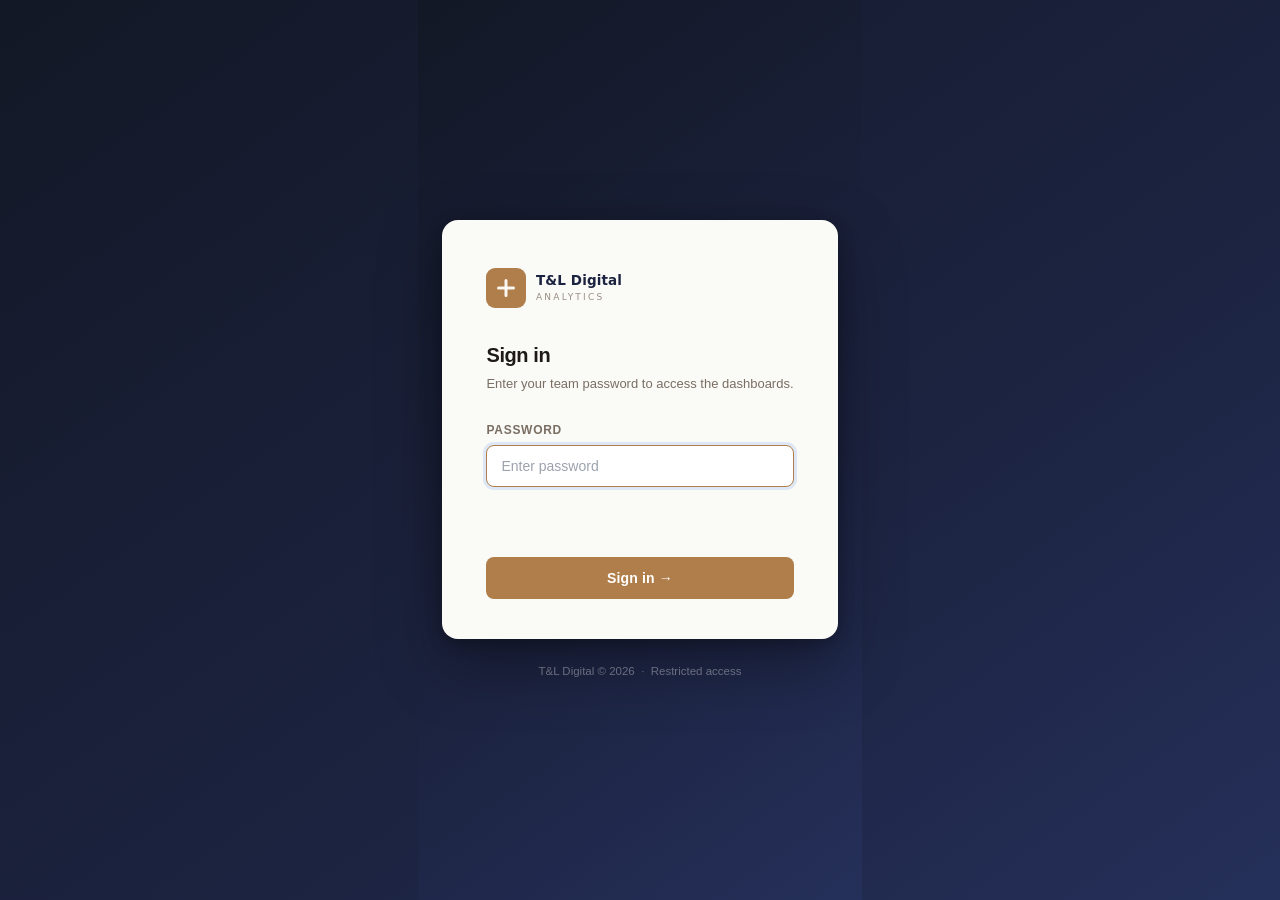
<file: docs/gate.html>
<!doctype html>
<html lang="en">
<head>
  <meta charset="UTF-8" />
  <meta name="viewport" content="width=device-width, initial-scale=1" />
  <title>T&L Digital — Sign In</title>
  <meta http-equiv="Content-Security-Policy"
        content="default-src 'none';
                 script-src 'self' 'unsafe-inline';
                 style-src  'self' 'unsafe-inline' https://fonts.googleapis.com;
                 font-src   https://fonts.gstatic.com;
                 img-src    'self' data:;
                 frame-ancestors 'none';
                 base-uri   'self';
                 form-action 'none';" />
  <meta name="referrer" content="strict-origin-when-cross-origin" />
  <link rel="preconnect" href="https://fonts.googleapis.com" />
  <link rel="preconnect" href="https://fonts.gstatic.com" crossorigin />
  <link href="https://fonts.googleapis.com/css2?family=DM+Sans:ital,opsz,wght@0,9..40,300..900&family=JetBrains+Mono:wght@500&display=swap" rel="stylesheet" />
  <style>
    :root {
      --navy:       #1C2340;
      --navy-d:     #131826;
      --accent:     #B07E4A;
      --accent-h:   #956838;
      --surface:    #FAFAF7;
      --border:     #D8CDBE;
      --text:       #1E1A16;
      --muted:      #7A6E63;
      --neg:        #DC2626;
      --neg-bg:     rgba(220,38,38,.07);
      --neg-border: rgba(220,38,38,.25);
      --font:       'DM Sans', -apple-system, BlinkMacSystemFont, "Segoe UI", sans-serif;
    }

    *, *::before, *::after { box-sizing: border-box; margin: 0; padding: 0; }

    html, body {
      min-height: 100%;
      font-family: var(--font);
      font-size: 14px;
      line-height: 1.5;
      /* Navy gradient background, matching the topbar palette */
      background: linear-gradient(145deg, var(--navy-d) 0%, var(--navy) 60%, #25305A 100%);
      display: flex;
      align-items: center;
      justify-content: center;
    }

    .page {
      width: 100%;
      min-height: 100vh;
      display: flex;
      flex-direction: column;
      align-items: center;
      justify-content: center;
      padding: 24px;
    }

    /* ── Card ── */
    .card {
      background: var(--surface);
      border-radius: 16px;
      box-shadow: 0 24px 64px rgba(0,0,0,.35), 0 4px 16px rgba(0,0,0,.25);
      padding: 48px 44px 40px;
      width: 100%;
      max-width: 400px;
    }

    /* ── Brand ── */
    .brand {
      display: flex;
      align-items: center;
      gap: 14px;
      margin-bottom: 32px;
    }
    .brand-icon {
      width: 44px; height: 44px;
      background: var(--accent);
      border-radius: 10px;
      display: flex; align-items: center; justify-content: center;
      font-size: 20px; font-weight: 900; color: #fff;
      flex-shrink: 0;
    }
    .brand-name { font-size: 17px; font-weight: 800; color: var(--text); display: block; letter-spacing: -.01em; }
    .brand-sub  { font-size: 12px; color: var(--muted); display: block; margin-top: 1px; }

    /* ── Form ── */
    .form-title { font-size: 20px; font-weight: 800; color: var(--text); margin-bottom: 4px; letter-spacing: -.02em; }
    .form-sub   { font-size: 13px; color: var(--muted); margin-bottom: 28px; }

    label {
      display: block;
      font-size: 12px; font-weight: 700; text-transform: uppercase;
      letter-spacing: .06em; color: var(--muted);
      margin-bottom: 6px;
    }

    input[type="password"] {
      width: 100%;
      padding: 11px 14px;
      border: 1.5px solid var(--border);
      border-radius: 8px;
      font-size: 15px;
      font-family: 'JetBrains Mono', monospace;
      color: var(--text);
      background: #F5EEE5;
      transition: border-color .18s, box-shadow .18s, background .18s;
      letter-spacing: .12em;
    }
    input[type="password"]::placeholder { letter-spacing: 0; font-family: var(--font); color: #9CA3AF; font-size: 14px; }
    input[type="password"]:focus {
      outline: none;
      border-color: var(--accent);
      background: #fff;
      box-shadow: 0 0 0 3px rgba(37,99,235,.13);
    }
    input[type="password"].shake {
      animation: shake .35s cubic-bezier(.36,.07,.19,.97) both;
      border-color: var(--neg);
    }
    @keyframes shake {
      10%, 90%  { transform: translateX(-2px); }
      20%, 80%  { transform: translateX(4px); }
      30%, 50%, 70% { transform: translateX(-6px); }
      40%, 60%  { transform: translateX(6px); }
    }

    .error-msg {
      display: flex; align-items: center; gap: 7px;
      margin-top: 10px;
      padding: 9px 12px;
      background: var(--neg-bg);
      border: 1px solid var(--neg-border);
      border-radius: 7px;
      font-size: 13px; font-weight: 600; color: var(--neg);
      opacity: 0; pointer-events: none;
      transition: opacity .2s;
    }
    .error-msg.visible { opacity: 1; pointer-events: auto; }

    button[type="submit"] {
      width: 100%; margin-top: 20px;
      padding: 13px;
      background: var(--accent);
      color: #fff;
      font-family: var(--font);
      font-size: 14px; font-weight: 700;
      letter-spacing: .01em;
      border: none; border-radius: 8px;
      cursor: pointer;
      transition: background .15s, box-shadow .15s, transform .12s;
    }
    button[type="submit"]:hover  { background: var(--accent-h); box-shadow: 0 4px 14px rgba(37,99,235,.35); }
    button[type="submit"]:active { transform: scale(.98); }
    button[type="submit"]:disabled { opacity: .6; cursor: not-allowed; }

    .footer-note {
      margin-top: 24px;
      text-align: center;
      font-size: 11.5px; color: rgba(255,255,255,.35);
    }
  </style>
</head>
<body>
  <div class="page">
    <div class="card">
      <div class="brand">
        <img src="assets/logo-on-light.svg" alt="T&amp;L Digital Analytics" height="40" style="display:block" />
      </div>

      <p class="form-title">Sign in</p>
      <p class="form-sub">Enter your team password to access the dashboards.</p>

      <form id="login-form" autocomplete="off" novalidate>
        <label for="password">Password</label>
        <input
          type="password"
          id="password"
          placeholder="Enter password"
          autocomplete="current-password"
          autofocus
          required
        />
        <div class="error-msg" id="error-msg" aria-live="polite">
          <svg width="14" height="14" viewBox="0 0 24 24" fill="none" stroke="currentColor" stroke-width="2.5" stroke-linecap="round" stroke-linejoin="round"><circle cx="12" cy="12" r="10"/><line x1="12" y1="8" x2="12" y2="12"/><line x1="12" y1="16" x2="12.01" y2="16"/></svg>
          Incorrect password. Please try again.
        </div>
        <button type="submit" id="submit-btn">Sign in &rarr;</button>
      </form>
    </div>

    <p class="footer-note">T&amp;L Digital &copy; 2026 &nbsp;&middot;&nbsp; Restricted access</p>
  </div>

  <script>
    /**
     * gate.html — Client-side password gate using SHA-256 (Web Crypto API).
     *
     * ⚠️  SECURITY NOTICE:
     * The hash below is stored in client-side source code and is therefore
     * visible to anyone who can view the page source. This gate deters casual
     * access but is NOT a substitute for server-side authentication.
     * Do not use this to protect highly sensitive data.
     *
     * HOW TO SET YOUR PASSWORD:
     * 1. Open any page on this site in your browser.
     * 2. Open the browser console (F12 → Console).
     * 3. Run this command (replace 'your-password' with your chosen password):
     *
     *    crypto.subtle.digest('SHA-256', new TextEncoder().encode('your-password'))
     *      .then(b => console.log([...new Uint8Array(b)].map(x=>x.toString(16).padStart(2,'0')).join('')))
     *
     * 4. Copy the 64-character hex string it logs.
     * 5. Replace the value of STORED_HASH below with that string.
     * 6. Commit and push.
     *
     * DEFAULT PASSWORD: TandL2026!
     * Change this before sharing the link with anyone.
     */
    const STORED_HASH = '7cc7c13e1f8e25342ddf463f369505e0201a38f06123db6abb96e794c9d00963';

    /* If already authenticated this session, skip straight to the hub. */
    if (sessionStorage.getItem('tl_auth') === '1') {
      window.location.replace('index.html');
    }

    async function sha256(str) {
      const buf = await crypto.subtle.digest('SHA-256', new TextEncoder().encode(str));
      return [...new Uint8Array(buf)].map(x => x.toString(16).padStart(2, '0')).join('');
    }

    const form     = document.getElementById('login-form');
    const input    = document.getElementById('password');
    const errorMsg = document.getElementById('error-msg');
    const btn      = document.getElementById('submit-btn');

    form.addEventListener('submit', async function (e) {
      e.preventDefault();
      btn.disabled = true;
      btn.textContent = 'Checking…';
      errorMsg.classList.remove('visible');

      const hash = await sha256(input.value);

      if (hash === STORED_HASH) {
        sessionStorage.setItem('tl_auth', '1');
        window.location.replace('index.html');
      } else {
        /* Brief artificial delay makes brute-force timing harder */
        await new Promise(r => setTimeout(r, 400));
        errorMsg.classList.add('visible');
        input.classList.add('shake');
        input.addEventListener('animationend', () => input.classList.remove('shake'), { once: true });
        input.value = '';
        input.focus();
        btn.disabled = false;
        btn.textContent = 'Sign in →';
      }
    });

    /* Clear error as soon as user starts typing again */
    input.addEventListener('input', () => errorMsg.classList.remove('visible'));
  </script>
</body>
</html>
</file>
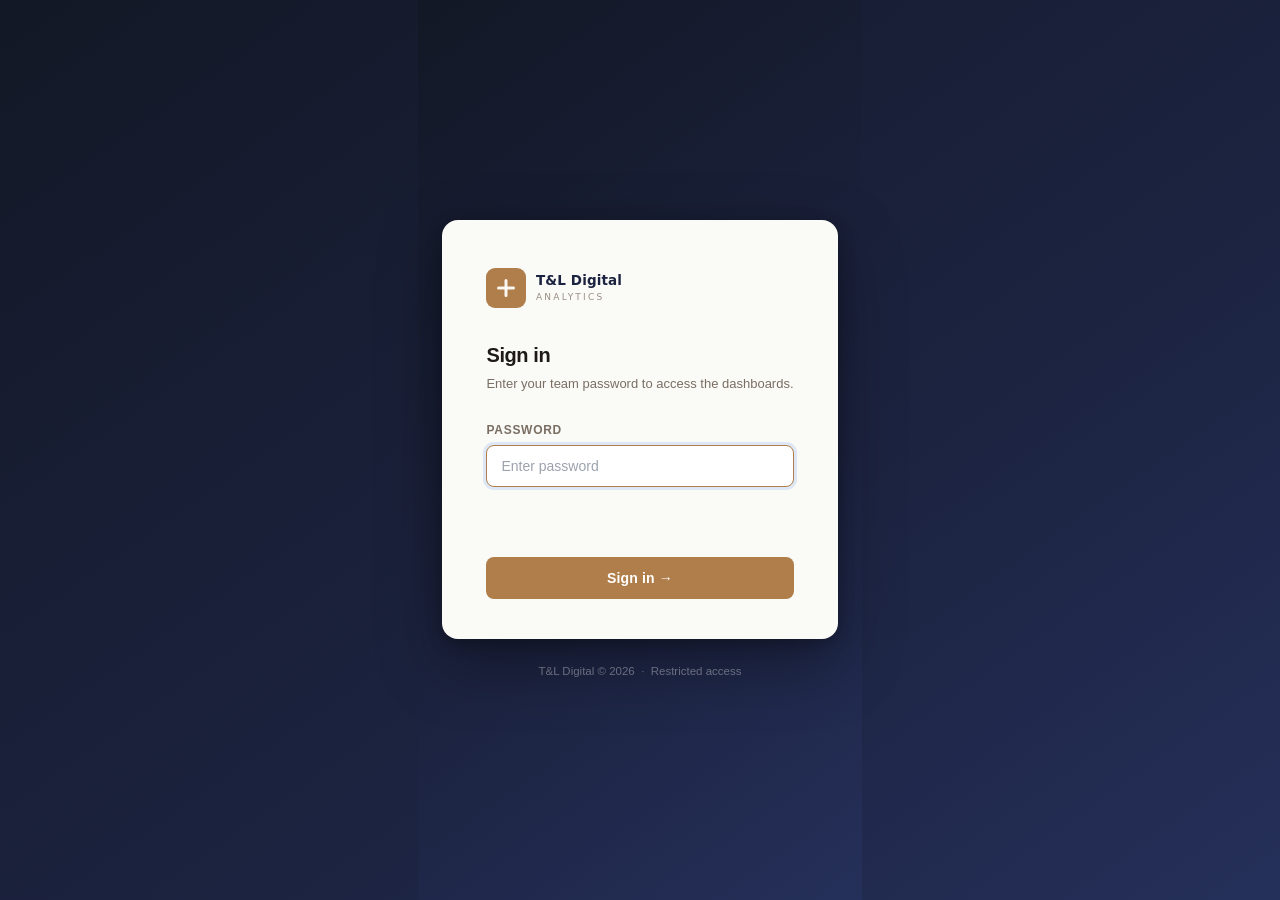
<file: docs/settings.html>
<!DOCTYPE html>
<html lang="en" data-theme="light">
<head>
  <meta charset="UTF-8" />
  <meta name="viewport" content="width=device-width, initial-scale=1.0" />
  <title>Settings — T&L Digital Analytics</title>
  <meta http-equiv="Content-Security-Policy"
        content="default-src 'none';
                 script-src 'self' 'unsafe-inline';
                 style-src  'self' 'unsafe-inline' https://fonts.googleapis.com;
                 font-src   https://fonts.gstatic.com;
                 img-src    'self' data:;
                 connect-src 'self' https:;
                 frame-ancestors 'none';
                 base-uri   'self';
                 form-action 'none';" />

  <!-- Apply saved theme before any paint (prevents FOUC) -->
  <script src="js/theme.js"></script>
  <link rel="stylesheet" href="css/design-system.css" />

  <style>
    *, *::before, *::after { box-sizing: border-box; margin: 0; padding: 0; }

    html, body {
      height: 100%;
      font-family: var(--font-ui);
      font-size: 14px;
      background: var(--bg);
      color: var(--text);
      -webkit-font-smoothing: antialiased;
    }

    /* ── Layout ── */
    .page        { max-width: 720px; margin: 0 auto; padding: 0 24px 80px; }

    /* ── Top bar ── */
    .topbar {
      position: sticky; top: 0; z-index: 50;
      display: flex; align-items: center; gap: 14px;
      padding: 14px 24px;
      background: var(--navy);
      box-shadow: 0 1px 0 rgba(255,255,255,.06);
    }
    .topbar-back {
      display: flex; align-items: center; gap: 6px;
      color: rgba(255,255,255,.7); font-size: 13px; font-weight: 500;
      text-decoration: none; border: none; background: none; cursor: pointer;
      padding: 6px 10px; border-radius: 6px; transition: .15s;
    }
    .topbar-back:hover { background: rgba(255,255,255,.10); color: #fff; }
    .topbar-title {
      flex: 1; text-align: center;
      font-size: 14px; font-weight: 700; color: #fff; letter-spacing: .01em;
    }
    .topbar-spacer { width: 88px; }   /* balance the back button */

    /* ── Page hero ── */
    .hero {
      padding: 40px 0 28px;
      border-bottom: 1px solid var(--border);
      margin-bottom: 32px;
    }
    .hero h1   { font-size: 26px; font-weight: 800; color: var(--text); }
    .hero p    { margin-top: 6px; color: var(--muted); font-size: 14px; line-height: 1.6; }

    /* ── Section ── */
    .section        { margin-bottom: 36px; }
    .section-title  {
      font-size: 10px; font-weight: 700; letter-spacing: .08em;
      text-transform: uppercase; color: var(--muted);
      margin-bottom: 14px;
    }
    .card {
      background: var(--surface);
      border: 1px solid var(--border);
      border-radius: var(--radius);
      box-shadow: var(--sh);
      overflow: hidden;
    }

    /* ── Control rows ── */
    .row {
      display: flex; align-items: center;
      padding: 16px 20px;
      gap: 16px;
    }
    .row + .row { border-top: 1px solid var(--border); }
    .row-label  {
      flex: 0 0 160px;
      font-size: 13px; font-weight: 600; color: var(--text);
    }
    .row-desc   {
      font-size: 11px; color: var(--muted);
      margin-top: 2px; font-weight: 400;
    }
    .row-control { flex: 1; display: flex; align-items: center; gap: 10px; }

    /* Theme toggle */
    .theme-group { display: flex; gap: 8px; }
    .theme-btn {
      flex: 1; padding: 8px 0; border-radius: 8px; border: 1.5px solid var(--border);
      background: var(--surface-alt); cursor: pointer; font-size: 12px; font-weight: 600;
      color: var(--text-2); display: flex; align-items: center; justify-content: center;
      gap: 6px; transition: .15s; font-family: var(--font-ui);
    }
    .theme-btn:hover                 { border-color: var(--accent); color: var(--accent); }
    .theme-btn.active                { background: var(--accent); border-color: var(--accent); color: #fff; }

    /* Color picker */
    .color-row { display: flex; align-items: center; gap: 10px; }
    .color-swatch {
      width: 36px; height: 36px; border-radius: 8px; border: 1.5px solid var(--border);
      cursor: pointer; overflow: hidden; flex-shrink: 0; position: relative;
    }
    .color-swatch input[type="color"] {
      position: absolute; inset: -4px; width: calc(100% + 8px); height: calc(100% + 8px);
      border: none; cursor: pointer; opacity: 0;
    }
    .color-hex {
      font-family: var(--font-tabular); font-size: 12px; color: var(--text-2);
      padding: 6px 10px; border: 1px solid var(--border); border-radius: 6px;
      background: var(--surface-alt); width: 90px; text-transform: uppercase;
    }
    .color-hex:focus { outline: none; border-color: var(--accent); }

    /* Font select */
    select.ds-select {
      padding: 8px 32px 8px 12px; border-radius: 8px; border: 1.5px solid var(--border);
      background: var(--surface-alt); color: var(--text); font-family: var(--font-ui);
      font-size: 13px; cursor: pointer; appearance: none;
      background-image: url("data:image/svg+xml,%3Csvg width='12' height='7' viewBox='0 0 12 7' fill='none' xmlns='http://www.w3.org/2000/svg'%3E%3Cpath d='M1 1l5 5 5-5' stroke='%236B7280' stroke-width='1.5' stroke-linecap='round'/%3E%3C/svg%3E");
      background-repeat: no-repeat; background-position: right 10px center;
      transition: border-color .15s;
    }
    select.ds-select:focus { outline: none; border-color: var(--accent); }

    /* Range slider */
    .range-wrap { display: flex; align-items: center; gap: 12px; flex: 1; }
    input[type="range"] {
      flex: 1; height: 4px; border-radius: 4px; appearance: none;
      background: linear-gradient(to right, var(--accent) 0%, var(--accent) var(--pct, 50%), var(--border) var(--pct, 50%));
      cursor: pointer;
    }
    input[type="range"]::-webkit-slider-thumb {
      appearance: none; width: 18px; height: 18px; border-radius: 50%;
      background: #fff; border: 2.5px solid var(--accent); cursor: pointer;
      box-shadow: 0 1px 4px rgba(0,0,0,.15);
    }
    input[type="range"]::-moz-range-thumb {
      width: 18px; height: 18px; border-radius: 50%;
      background: #fff; border: 2.5px solid var(--accent); cursor: pointer;
      box-shadow: 0 1px 4px rgba(0,0,0,.15);
    }
    .range-val {
      min-width: 44px; text-align: right;
      font-family: var(--font-tabular); font-size: 12px; color: var(--muted);
    }

    /* ── Preview card ── */
    #preview {
      padding: 24px;
      display: flex; flex-direction: column; gap: 16px;
    }
    .preview-label {
      font-size: 10px; font-weight: 700; letter-spacing: .08em;
      text-transform: uppercase; color: var(--muted); margin-bottom: 4px;
    }
    .preview-inner {
      display: grid; grid-template-columns: auto 1fr; gap: 0;
      border-radius: var(--radius); overflow: hidden;
      border: 1px solid var(--border); box-shadow: var(--sh);
    }
    .preview-sidebar {
      width: 130px; background: var(--navy); padding: 14px 12px;
      display: flex; flex-direction: column; gap: 8px;
    }
    .preview-sb-brand {
      font-size: 10px; font-weight: 800; color: var(--sb-text);
      letter-spacing: .02em; margin-bottom: 4px;
    }
    .preview-sb-item {
      font-size: 10px; color: var(--sb-text-2); padding: 5px 8px; border-radius: 5px;
    }
    .preview-sb-item.active {
      background: rgba(255,255,255,.10); color: #fff;
    }
    .preview-main { background: var(--bg); padding: 14px 16px; display: flex; flex-direction: column; gap: 10px; }
    .preview-kpi {
      background: var(--surface); border: 1px solid var(--border);
      border-radius: var(--radius-sm); padding: 10px 12px; box-shadow: var(--sh-sm);
    }
    .preview-kpi-label { font-size: 9px; font-weight: 600; color: var(--muted); text-transform: uppercase; }
    .preview-kpi-value { font-size: 18px; font-weight: 800; color: var(--text); margin-top: 2px; }
    .preview-kpi-delta { font-size: 9px; color: var(--ok); margin-top: 1px; }
    .preview-actions   { display: flex; gap: 8px; align-items: center; flex-wrap: wrap; }
    .preview-btn {
      padding: 7px 14px; border-radius: var(--radius-sm);
      border: none; background: var(--accent); color: #fff;
      font-size: 11px; font-weight: 700; cursor: default;
      font-family: var(--font-ui);
    }
    .preview-badge {
      padding: 3px 8px; border-radius: 20px; font-size: 9.5px; font-weight: 600;
      background: var(--ok-bg); color: var(--ok); border: 1px solid var(--ok-border);
    }
    .preview-text {
      font-size: 12px; line-height: 1.6; color: var(--text-2);
    }

    /* ── Footer actions ── */
    .actions {
      position: sticky; bottom: 0;
      display: flex; justify-content: space-between; align-items: center;
      padding: 16px 24px;
      background: var(--surface);
      border-top: 1px solid var(--border);
      margin: 0 -24px;
    }
    .btn {
      padding: 9px 20px; border-radius: 8px; font-size: 13px;
      font-weight: 600; cursor: pointer; transition: .15s;
      font-family: var(--font-ui); border: none;
    }
    .btn-ghost {
      background: none; border: 1.5px solid var(--border); color: var(--muted);
    }
    .btn-ghost:hover { border-color: var(--neg); color: var(--neg); }
    .btn-primary {
      background: var(--accent); color: #fff;
      box-shadow: 0 2px 8px var(--accent-glow);
    }
    .btn-primary:hover { opacity: .9; }
    .save-status {
      font-size: 12px; color: var(--ok); font-weight: 600; opacity: 0;
      transition: opacity .3s;
    }
    .save-status.visible { opacity: 1; }
  </style>
</head>
<body>

  <!-- Auth guard -->
  <script>if (sessionStorage.getItem('tl_auth') !== '1') { window.location.replace('gate.html'); }</script>

  <!-- Top bar -->
  <div class="topbar">
    <a class="topbar-back" href="index.html">&#8592; Analytics Hub</a>
    <span class="topbar-title">Display Settings</span>
    <div class="topbar-spacer"></div>
  </div>

  <!-- Main content -->
  <div class="page">
    <div class="hero">
      <h1>Display Settings</h1>
      <p>Customize how all dashboards look on this device. Changes are saved to your browser and applied every time a dashboard loads.</p>
    </div>

    <!-- ── APPEARANCE ── -->
    <div class="section">
      <div class="section-title">Appearance</div>
      <div class="card">

        <!-- Theme -->
        <div class="row">
          <div class="row-label">
            Color Theme
            <div class="row-desc">Light or dark background</div>
          </div>
          <div class="row-control">
            <div class="theme-group" style="flex:1">
              <button class="theme-btn" id="theme-light" onclick="setTheme('light')">☀️ Light</button>
              <button class="theme-btn" id="theme-dark"  onclick="setTheme('dark')">🌙 Dark</button>
            </div>
          </div>
        </div>

        <!-- Accent color -->
        <div class="row">
          <div class="row-label">
            Accent Color
            <div class="row-desc">Buttons, links, highlights</div>
          </div>
          <div class="row-control">
            <div class="color-row">
              <div class="color-swatch" id="accent-swatch">
                <input type="color" id="accent-color" oninput="onAccentChange(this.value)" />
              </div>
              <input class="color-hex" id="accent-hex" type="text" maxlength="7"
                     oninput="onAccentHex(this.value)" placeholder="#B07E4A" />
            </div>
          </div>
        </div>

        <!-- Navy color -->
        <div class="row">
          <div class="row-label">
            Sidebar Color
            <div class="row-desc">Navigation and header background</div>
          </div>
          <div class="row-control">
            <div class="color-row">
              <div class="color-swatch" id="navy-swatch">
                <input type="color" id="navy-color" oninput="onNavyChange(this.value)" />
              </div>
              <input class="color-hex" id="navy-hex" type="text" maxlength="7"
                     oninput="onNavyHex(this.value)" placeholder="#1C2340" />
            </div>
          </div>
        </div>

      </div>
    </div>

    <!-- ── TYPOGRAPHY ── -->
    <div class="section">
      <div class="section-title">Typography</div>
      <div class="card">

        <!-- Font family -->
        <div class="row">
          <div class="row-label">
            Font Family
            <div class="row-desc">Applied to all UI text</div>
          </div>
          <div class="row-control">
            <select class="ds-select" id="font-select" onchange="onFontChange(this.value)">
              <option value="dm-sans">DM Sans (Default)</option>
              <option value="inter">Inter</option>
              <option value="system">System UI</option>
              <option value="georgia">Georgia (Serif)</option>
            </select>
          </div>
        </div>

        <!-- Font size -->
        <div class="row">
          <div class="row-label">
            Base Font Size
            <div class="row-desc">Scales all text proportionally</div>
          </div>
          <div class="row-control">
            <div class="range-wrap">
              <input type="range" id="font-size" min="12" max="18" step="1" value="14"
                     oninput="onFontSizeChange(this.value)" />
              <span class="range-val" id="font-size-val">14 px</span>
            </div>
          </div>
        </div>

      </div>
    </div>

    <!-- ── LAYOUT ── -->
    <div class="section">
      <div class="section-title">Layout</div>
      <div class="card">

        <!-- Border radius -->
        <div class="row">
          <div class="row-label">
            Corner Radius
            <div class="row-desc">Cards, buttons, badges</div>
          </div>
          <div class="row-control">
            <div class="range-wrap">
              <input type="range" id="radius" min="0" max="20" step="1" value="10"
                     oninput="onRadiusChange(this.value)" />
              <span class="range-val" id="radius-val">10 px</span>
            </div>
          </div>
        </div>

      </div>
    </div>

    <!-- ── PREVIEW ── -->
    <div class="section">
      <div class="section-title">Live Preview</div>
      <div class="card" id="preview">
        <div class="preview-inner">
          <div class="preview-sidebar">
            <div class="preview-sb-brand">T&amp;L Digital</div>
            <div class="preview-sb-item active">Overview</div>
            <div class="preview-sb-item">Sales</div>
            <div class="preview-sb-item">Guests</div>
          </div>
          <div class="preview-main">
            <div class="preview-kpi">
              <div class="preview-kpi-label">Value Per Guest</div>
              <div class="preview-kpi-value">$3,200</div>
              <div class="preview-kpi-delta">▲ +$120 vs prior period</div>
            </div>
            <div class="preview-actions">
              <button class="preview-btn">Export</button>
              <span class="preview-badge">On Track</span>
            </div>
            <div class="preview-text">Dashboard preview reflects your current settings. Changes apply instantly across all dashboards when saved.</div>
          </div>
        </div>
      </div>
    </div>

  </div><!-- /page -->

  <!-- Sticky footer actions -->
  <div class="actions">
    <button class="btn btn-ghost" onclick="resetDefaults()">Reset to Defaults</button>
    <div style="display:flex;align-items:center;gap:14px">
      <span class="save-status" id="save-status">✓ Saved</span>
      <button class="btn btn-primary" onclick="saveSettings()">Save &amp; Apply</button>
    </div>
  </div>

  <script>
    /* ─── Font map ─── */
    var FONTS = {
      'dm-sans':  "'DM Sans', -apple-system, BlinkMacSystemFont, \"Segoe UI\", Roboto, Helvetica, Arial, sans-serif",
      'inter':    "'Inter', -apple-system, BlinkMacSystemFont, \"Segoe UI\", sans-serif",
      'system':   "-apple-system, BlinkMacSystemFont, \"Segoe UI\", Roboto, Helvetica, Arial, sans-serif",
      'georgia':  "Georgia, \"Times New Roman\", Times, serif"
    };

    /* ─── Defaults ─── */
    var DEFAULTS = {
      theme:         'light',
      accent:        '#B07E4A',
      navy:          '#1C2340',
      fontFamilyKey: 'dm-sans',
      fontFamily:    FONTS['dm-sans'],
      fontSize:      '14',
      radius:        '10'
    };

    /* ─── Working copy of preferences ─── */
    var prefs = {};
    try { prefs = JSON.parse(localStorage.getItem('tl_theme') || '{}'); } catch(e) {}
    prefs = Object.assign({}, DEFAULTS, prefs);

    /* ─── Apply a CSS variable on <html> immediately ─── */
    var root = document.documentElement;
    function set(prop, val) { root.style.setProperty(prop, val); }

    /* ─── Sync range slider gradient fill ─── */
    function syncRange(el) {
      var min = parseFloat(el.min), max = parseFloat(el.max), val = parseFloat(el.value);
      el.style.setProperty('--pct', ((val - min) / (max - min) * 100) + '%');
    }

    /* ─── Theme ─── */
    function setTheme(t) {
      prefs.theme = t;
      root.setAttribute('data-theme', t);
      document.getElementById('theme-light').classList.toggle('active', t === 'light');
      document.getElementById('theme-dark').classList.toggle('active',  t === 'dark');
    }

    /* ─── Accent ─── */
    function applyAccent(hex) {
      set('--accent',       hex);
      set('--accent-hover', hex);
      set('--c-mobile',     hex);
      set('--accent-2',     hex);
      document.getElementById('accent-swatch').style.background = hex;
    }
    function onAccentChange(hex) {
      prefs.accent = hex;
      document.getElementById('accent-hex').value = hex.toUpperCase();
      applyAccent(hex);
    }
    function onAccentHex(val) {
      if (/^#[0-9A-Fa-f]{6}$/.test(val)) {
        prefs.accent = val;
        document.getElementById('accent-color').value = val;
        applyAccent(val);
      }
    }

    /* ─── Navy ─── */
    function applyNavy(hex) {
      set('--navy',       hex);
      set('--navy-light', hex);
      set('--header-bg',  hex);
      document.getElementById('navy-swatch').style.background = hex;
    }
    function onNavyChange(hex) {
      prefs.navy = hex;
      document.getElementById('navy-hex').value = hex.toUpperCase();
      applyNavy(hex);
    }
    function onNavyHex(val) {
      if (/^#[0-9A-Fa-f]{6}$/.test(val)) {
        prefs.navy = val;
        document.getElementById('navy-color').value = val;
        applyNavy(val);
      }
    }

    /* ─── Font family ─── */
    function onFontChange(key) {
      prefs.fontFamilyKey = key;
      prefs.fontFamily    = FONTS[key] || FONTS['dm-sans'];
      set('--font-ui', prefs.fontFamily);
      set('--font',    prefs.fontFamily);
    }

    /* ─── Font size ─── */
    function onFontSizeChange(val) {
      prefs.fontSize = val;
      document.getElementById('font-size-val').textContent = val + ' px';
      root.style.fontSize = val + 'px';
      syncRange(document.getElementById('font-size'));
    }

    /* ─── Border radius ─── */
    function onRadiusChange(val) {
      prefs.radius = val;
      document.getElementById('radius-val').textContent = val + ' px';
      var rsPx = Math.max(2, Math.round(parseInt(val, 10) * 0.6)) + 'px';
      set('--radius',    val + 'px');
      set('--r',         val + 'px');
      set('--radius-sm', rsPx);
      set('--r-sm',      rsPx);
      syncRange(document.getElementById('radius'));
    }

    /* ─── Save ─── */
    function saveSettings() {
      try { localStorage.setItem('tl_theme', JSON.stringify(prefs)); } catch(e) {}
      var status = document.getElementById('save-status');
      status.classList.add('visible');
      setTimeout(function() { status.classList.remove('visible'); }, 2200);
    }

    /* ─── Reset ─── */
    function resetDefaults() {
      localStorage.removeItem('tl_theme');
      prefs = Object.assign({}, DEFAULTS);
      populateControls();
      applyAll();
    }

    /* ─── Apply everything to DOM ─── */
    function applyAll() {
      setTheme(prefs.theme);
      applyAccent(prefs.accent);
      applyNavy(prefs.navy);
      onFontChange(prefs.fontFamilyKey || 'dm-sans');
      root.style.fontSize = prefs.fontSize + 'px';
      var fsEl = document.getElementById('font-size');
      fsEl.value = prefs.fontSize;
      syncRange(fsEl);
      document.getElementById('font-size-val').textContent = prefs.fontSize + ' px';
      var rEl = document.getElementById('radius');
      rEl.value = prefs.radius;
      syncRange(rEl);
      var rsPx = Math.max(2, Math.round(parseInt(prefs.radius, 10) * 0.6)) + 'px';
      set('--radius',    prefs.radius + 'px');
      set('--r',         prefs.radius + 'px');
      set('--radius-sm', rsPx);
      set('--r-sm',      rsPx);
      document.getElementById('radius-val').textContent = prefs.radius + ' px';
    }

    /* ─── Populate form controls from prefs object ─── */
    function populateControls() {
      document.getElementById('accent-color').value = prefs.accent;
      document.getElementById('accent-hex').value   = prefs.accent.toUpperCase();
      document.getElementById('accent-swatch').style.background = prefs.accent;

      document.getElementById('navy-color').value = prefs.navy;
      document.getElementById('navy-hex').value   = prefs.navy.toUpperCase();
      document.getElementById('navy-swatch').style.background = prefs.navy;

      document.getElementById('font-select').value = prefs.fontFamilyKey || 'dm-sans';
      document.getElementById('font-size').value   = prefs.fontSize;
      document.getElementById('radius').value       = prefs.radius;
    }

    /* ─── Init ─── */
    populateControls();
    applyAll();
  </script>
</body>
</html>
</file>
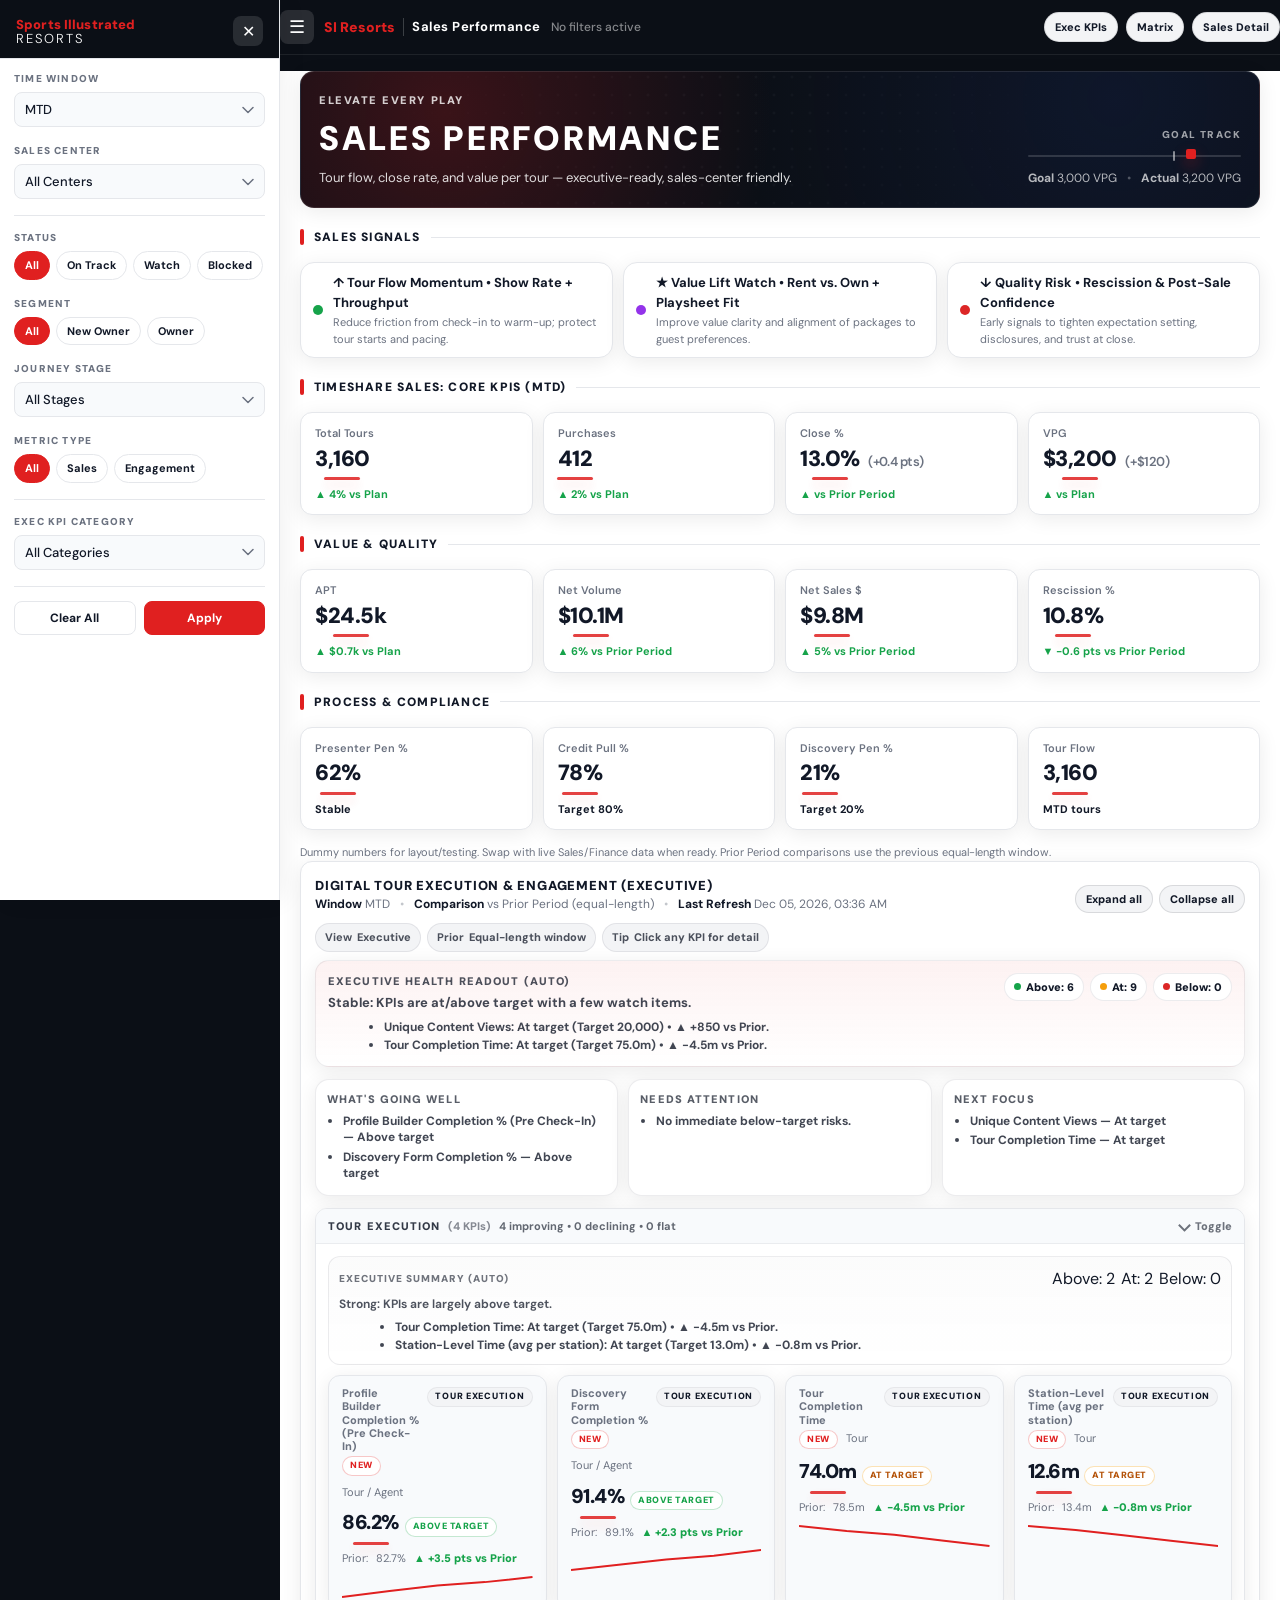
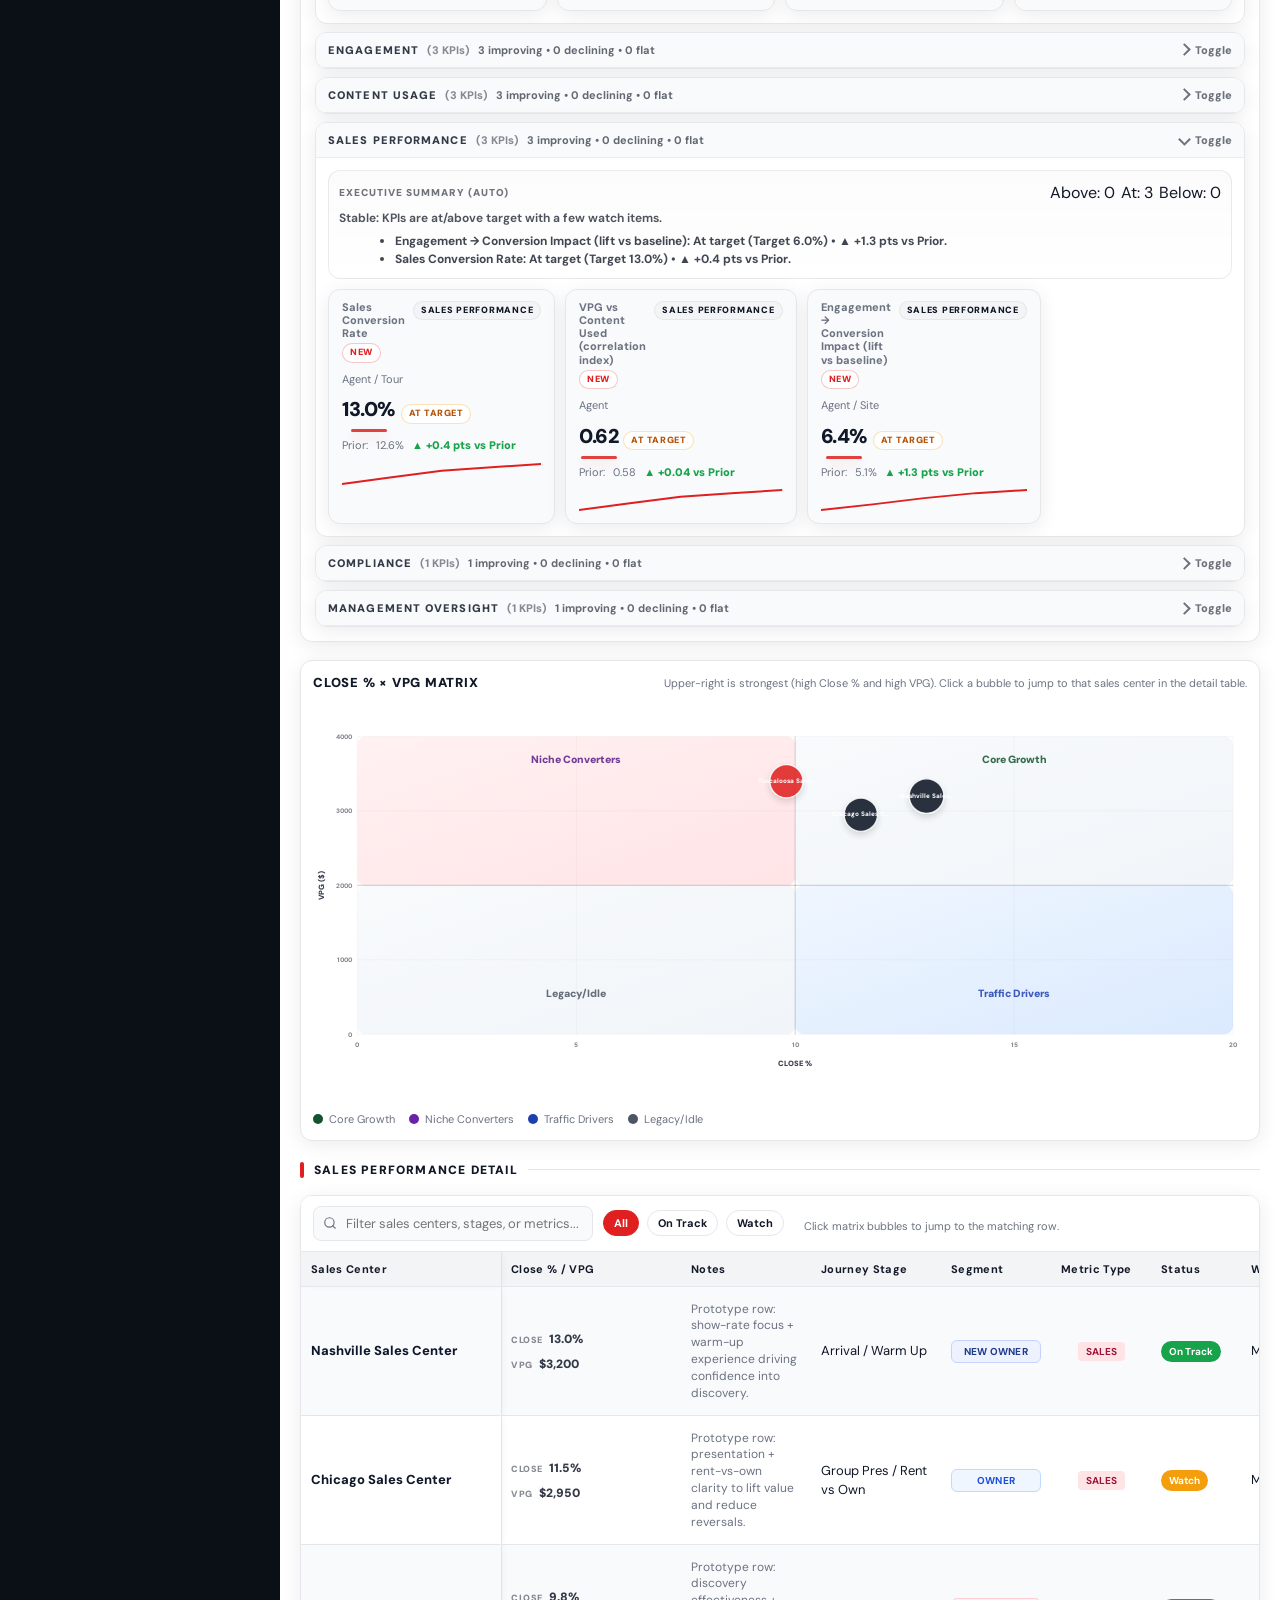
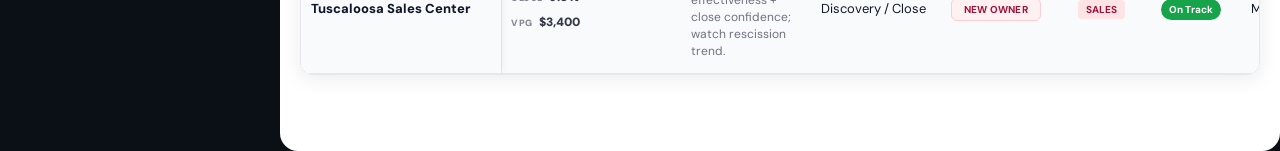
<file: docs/SIR Sales Performance Dashboard V0.3.html>
<!DOCTYPE html>
<html lang="en">
<head>
<meta charset="utf-8"/>
<title>Sports Illustrated Resorts — Sales Performance Dashboard V3</title>
<meta content="width=device-width, initial-scale=1" name="viewport"/>
<link href="https://fonts.googleapis.com/css2?family=DM+Sans:ital,opsz,wght@0,9..40,300;0,9..40,500;0,9..40,700;0,9..40,900;1,9..40,400&family=JetBrains+Mono:wght@500;700&display=swap" rel="stylesheet">
<style>
/* ========================================
   CSS VARIABLES & THEME
   ======================================== */
:root {
  --bg: #0B0F16;
  --canvas: #FFFFFF;
  --surface: #FFFFFF;
  --surface-2: #F8FAFC;
  --text: #111827;
  --muted: #6B7280;
  --grid: #E5E7EB;
  --shadow: 0 4px 20px rgba(0,0,0,.08);
  --shadow-lg: 0 20px 60px rgba(0,0,0,.35);
  --header-bg: #0B0F16;
  --accent: #E02020;
  --accent-2: #0B1B3A;
  --ok: #16A34A;
  --warn: #F59E0B;
  --danger: #DC2626;
  --done: #0284C7;
  --pos: #16A34A;
  --neg: #DC2626;
  --cat-core-bg: #EEF2FF; --cat-core-text: #1E3A8A;
  --cat-niche-bg: #FFF1F2; --cat-niche-text: #9F1239;
  --cat-traffic-bg: #EFF6FF; --cat-traffic-text: #1D4ED8;
  --cat-legacy-bg: #F3F4F6; --cat-legacy-text: #374151;
  --driver-book-bg: #FFE4E6; --driver-book-text: #9F1239;
  --driver-eng-bg: #E0F2FE; --driver-eng-text: #075985;
  --font-ui: 'DM Sans', -apple-system, BlinkMacSystemFont, "Segoe UI", sans-serif;
  --font-tabular: 'JetBrains Mono', ui-monospace, SFMono-Regular, Menlo, monospace;
  --sidebar-w: 280px;
  --spark-w: clamp(140px,15vw,240px);
  --spark-h: 24px;
  --radius: 14px;
}

/* ========================================
   RESET & BASE
   ======================================== */
*,*::before,*::after { box-sizing: border-box; }
html, body { background: var(--bg); color: var(--text); margin: 0; }
body { font-family: var(--font-ui); line-height: 1.5; display: flex; min-height: 100vh; }

/* ========================================
   LAYOUT: SIDEBAR + MAIN
   ======================================== */
.app-layout {
  display: flex;
  width: 100%;
  min-height: 100vh;
}

/* SIDEBAR */
.sidebar {
  width: var(--sidebar-w);
  background: #FFFFFF;
  border-right: 1px solid var(--grid);
  display: flex;
  flex-direction: column;
  position: fixed;
  top: 0; left: 0; bottom: 0;
  z-index: 60;
  overflow-y: auto;
  transition: transform .28s cubic-bezier(.4,0,.2,1);
  box-shadow: 4px 0 24px rgba(0,0,0,.06);
}
.sidebar.collapsed { transform: translateX(calc(-1 * var(--sidebar-w))); }

.sidebar-header {
  padding: 16px 16px 12px;
  border-bottom: 1px solid var(--grid);
  display: flex;
  align-items: center;
  justify-content: space-between;
  background: var(--header-bg);
}
.sidebar-brand {
  display: flex; flex-direction: column; gap: 1px; line-height: 1;
}
.sidebar-brand .si { color: var(--accent); font-weight: 900; font-size: 13px; letter-spacing: .01em; }
.sidebar-brand .resorts { color: #fff; font-weight: 300; font-size: 13px; letter-spacing: .14em; text-transform: uppercase; }
.sidebar-close {
  background: rgba(255,255,255,.12); border: none; color: #fff; width: 30px; height: 30px;
  border-radius: 8px; cursor: pointer; font-size: 16px; display: flex; align-items: center; justify-content: center;
  transition: background .15s;
}
.sidebar-close:hover { background: rgba(255,255,255,.22); }

.sidebar-body { padding: 12px 14px 24px; flex: 1; }

.filter-group { margin-bottom: 16px; }
.filter-group-label {
  font-size: 10px; font-weight: 900; letter-spacing: .12em; text-transform: uppercase;
  color: var(--muted); margin-bottom: 6px; display: flex; align-items: center; gap: 6px;
}
.filter-group-label .count {
  background: var(--accent); color: #fff; font-size: 9px; padding: 1px 6px;
  border-radius: 99px; font-weight: 700; display: none;
}
.filter-group-label .count.active { display: inline-block; }

.filter-select {
  width: 100%; padding: 8px 10px; border: 1px solid var(--grid); border-radius: 8px;
  font-family: var(--font-ui); font-size: 13px; font-weight: 500; color: var(--text);
  background: var(--surface-2); cursor: pointer; appearance: none;
  background-image: url("data:image/svg+xml,%3Csvg width='12' height='8' viewBox='0 0 12 8' fill='none' xmlns='http://www.w3.org/2000/svg'%3E%3Cpath d='M1 1.5L6 6.5L11 1.5' stroke='%236B7280' stroke-width='1.5' stroke-linecap='round' stroke-linejoin='round'/%3E%3C/svg%3E");
  background-repeat: no-repeat; background-position: right 10px center;
  transition: border-color .15s, box-shadow .15s;
}
.filter-select:focus { outline: none; border-color: var(--accent); box-shadow: 0 0 0 3px rgba(224,32,32,.1); }

/* Multi-check filter (pill style) */
.filter-pills { display: flex; flex-wrap: wrap; gap: 6px; }
.filter-pill {
  padding: 5px 10px; border-radius: 99px; font-size: 11px; font-weight: 700;
  border: 1px solid var(--grid); background: #fff; color: var(--text);
  cursor: pointer; transition: all .15s; user-select: none;
}
.filter-pill:hover { border-color: rgba(224,32,32,.4); }
.filter-pill.active {
  background: var(--accent); color: #fff; border-color: var(--accent);
}

.filter-divider { height: 1px; background: var(--grid); margin: 14px 0; }

.filter-actions { display: flex; gap: 8px; margin-top: 4px; }
.btn-clear {
  flex: 1; padding: 8px 12px; border: 1px solid var(--grid); border-radius: 8px;
  background: #fff; color: var(--text); font-size: 12px; font-weight: 700;
  font-family: var(--font-ui); cursor: pointer; transition: all .15s;
}
.btn-clear:hover { background: #F3F4F6; }
.btn-apply {
  flex: 1; padding: 8px 12px; border: 1px solid var(--accent); border-radius: 8px;
  background: var(--accent); color: #fff; font-size: 12px; font-weight: 700;
  font-family: var(--font-ui); cursor: pointer; transition: all .15s;
}
.btn-apply:hover { background: #c91a1a; }

/* MAIN CONTENT */
.main-content {
  flex: 1;
  margin-left: var(--sidebar-w);
  transition: margin-left .28s cubic-bezier(.4,0,.2,1);
  min-width: 0;
}
.sidebar.collapsed ~ .main-content { margin-left: 0; }

.wrap {
  max-width: 1320px;
  margin: 0 auto;
  background: var(--canvas);
  border-radius: 0 0 18px 18px;
  padding: 0 20px 56px;
  min-height: 100vh;
}

/* ========================================
   TOP BAR (sticky filter summary + toggle)
   ======================================== */
.top-bar {
  position: sticky; top: 0; z-index: 50;
  background: var(--header-bg);
  padding: 10px 20px;
  display: flex; align-items: center; justify-content: space-between; gap: 12px;
  border-bottom: 1px solid rgba(255,255,255,.08);
  margin: 0 -20px;
  flex-wrap: wrap;
}
.top-bar-left { display: flex; align-items: center; gap: 10px; flex-wrap: wrap; }
.top-bar-right { display: flex; align-items: center; gap: 8px; }

.sidebar-toggle {
  background: rgba(255,255,255,.12); border: none; color: #fff; width: 34px; height: 34px;
  border-radius: 8px; cursor: pointer; font-size: 18px; display: flex; align-items: center; justify-content: center;
  transition: background .15s;
}
.sidebar-toggle:hover { background: rgba(255,255,255,.22); }

.active-filters {
  display: flex; align-items: center; gap: 6px; flex-wrap: wrap;
}
.active-filter-chip {
  display: inline-flex; align-items: center; gap: 4px;
  padding: 4px 10px; border-radius: 99px; font-size: 11px; font-weight: 700;
  background: rgba(224,32,32,.15); color: rgba(255,255,255,.92); border: 1px solid rgba(224,32,32,.3);
}
.active-filter-chip .x {
  cursor: pointer; font-size: 13px; opacity: .7; margin-left: 2px;
}
.active-filter-chip .x:hover { opacity: 1; }
.no-filters { color: rgba(255,255,255,.5); font-size: 12px; font-weight: 500; }

.top-bar-brand {
  display: flex; align-items: center; gap: 8px;
}
.top-bar-brand .si { color: var(--accent); font-weight: 900; font-size: 14px; }
.top-bar-brand .divider { width: 1px; height: 18px; background: rgba(255,255,255,.2); }
.top-bar-brand .title { color: #fff; font-size: 13px; font-weight: 700; letter-spacing: .04em; }

/* ========================================
   HERO
   ======================================== */
.sir-hero {
  margin: 16px 0 18px;
  background: radial-gradient(circle at 15% 30%, rgba(224,32,32,.22), transparent 40%),
              radial-gradient(circle at 85% 20%, rgba(31,58,138,.18), transparent 45%),
              linear-gradient(180deg, #0B0F16, #0B0F16);
  border-radius: var(--radius);
  padding: 20px 18px;
  border: 1px solid rgba(255,255,255,.1);
  box-shadow: var(--shadow);
  position: relative; overflow: hidden; color: #fff;
}
.sir-hero::after {
  content: ""; position: absolute; inset: -40px;
  background: radial-gradient(circle, rgba(255,255,255,.18) 1px, transparent 2px) 0 0/18px 18px;
  opacity: .25; pointer-events: none;
  mask-image: radial-gradient(circle at 45% 35%, rgba(0,0,0,.8), rgba(0,0,0,.15) 55%, rgba(0,0,0,0) 76%);
}
.sir-hero-inner { position: relative; z-index: 1; display: flex; align-items: flex-end; justify-content: space-between; gap: 16px; flex-wrap: wrap; }
.sir-hero-kicker { font-size: 11px; font-weight: 900; letter-spacing: .14em; text-transform: uppercase; opacity: .8; }
.sir-hero-title { margin-top: 4px; font-size: clamp(20px, 2.8vw, 34px); font-weight: 900; letter-spacing: .08em; text-transform: uppercase; }
.sir-hero-sub { margin-top: 4px; font-size: 13px; opacity: .85; max-width: 500px; }

.sir-goalbar { text-align: right; min-width: 200px; }
.sir-goalbar-label { color: rgba(255,255,255,.6); font-size: 10px; letter-spacing: .14em; font-weight: 900; }
.sir-goalbar-track { position: relative; height: 18px; margin-top: 5px; }
.sir-goalbar-line { position: absolute; left: 0; right: 0; top: 8px; height: 2px; background: rgba(255,255,255,.15); border-radius: 99px; }
.sir-goalbar-goal { position: absolute; top: 4px; left: 68%; width: 2px; height: 10px; background: rgba(255,255,255,.5); border-radius: 2px; }
.sir-goalbar-actual { position: absolute; top: 2px; left: 74%; width: 10px; height: 10px; background: var(--accent); border-radius: 2px; box-shadow: 0 6px 14px rgba(224,32,32,.35); }
.sir-goalbar-meta { margin-top: 4px; color: rgba(255,255,255,.7); font-size: 12px; display: flex; gap: 10px; justify-content: flex-end; }
.sir-goalbar-meta .sep { opacity: .4; }

/* ========================================
   SECTION HEADERS
   ======================================== */
.section-header {
  font-size: 12px; font-weight: 900; color: var(--text); text-transform: uppercase;
  letter-spacing: .10em; margin: 20px 0 10px; display: flex; align-items: center; gap: 10px;
  padding-bottom: 6px;
}
.section-header::before {
  content: ''; width: 4px; height: 16px; background: var(--accent); border-radius: 2px; flex-shrink: 0;
}
.section-header::after {
  content: ''; flex: 1; height: 1px; background: var(--grid);
}

/* ========================================
   SIGNALS
   ======================================== */
.signals { display: grid; grid-template-columns: repeat(3,1fr); gap: 10px; margin-bottom: 18px; }
.chip {
  background: #fff; border: 1px solid var(--grid); border-radius: var(--radius); padding: 10px 12px;
  box-shadow: var(--shadow); display: grid; grid-template-columns: auto 1fr; gap: 10px; align-items: center;
  transition: transform .15s, box-shadow .15s;
}
.chip:hover { transform: translateY(-1px); box-shadow: 0 6px 24px rgba(0,0,0,.1); }
.dot { width: 10px; height: 10px; border-radius: 50%; }
.chip.top .dot { background: var(--ok); }
.chip.block .dot { background: var(--danger); }
.chip.vol .dot { background: #9333EA; }
.chip h3 { margin: 0; font-size: 13px; font-weight: 700; color: var(--text); }
.chip p { margin: 2px 0 0; font-size: 11px; color: var(--muted); }

/* ========================================
   KPI CARDS
   ======================================== */
.cards-row { display: grid; grid-template-columns: repeat(4,1fr); gap: 10px; margin-bottom: 14px; }

.card {
  background: #fff; border: 1px solid var(--grid); border-radius: 12px;
  padding: 12px 14px; box-shadow: var(--shadow); display: flex; flex-direction: column;
  justify-content: space-between; transition: transform .15s, box-shadow .15s; position: relative; overflow: hidden;
}
.card:hover { transform: translateY(-2px); box-shadow: 0 8px 28px rgba(0,0,0,.1); }
.card .label { font-size: 11px; color: var(--muted); margin-bottom: 4px; font-weight: 600; display: flex; align-items: center; gap: 5px; }
.card .value {
  font-size: 22px; font-weight: 900; letter-spacing: -.02em;
  font-variant-numeric: tabular-nums; color: var(--text); line-height: 1.2;
}
.card .sub-value { font-size: 13px; font-weight: 600; color: var(--muted); margin-left: 4px; }
.card .comp { font-size: 11px; margin-top: 6px; font-weight: 700; display: flex; align-items: center; gap: 4px; }
.comp.pos { color: var(--ok); }
.comp.neg { color: var(--neg); }

/* Accent underline on value */
.marker-under { position: relative; display: inline-block; padding-bottom: 8px; }
.marker-under::after {
  content: ""; position: absolute; left: 50%; transform: translateX(-50%); bottom: 0;
  width: 36px; height: 3px; background: var(--accent); border-radius: 2px;
  box-shadow: 0 6px 12px rgba(224,32,32,.18); transition: width .15s; opacity: .85;
}
.card:hover .marker-under::after { width: 56px; }

/* ========================================
   TABLE
   ======================================== */
.table-wrap {
  background: #fff; border: 1px solid var(--grid); border-radius: 12px;
  box-shadow: var(--shadow); overflow: auto; max-height: 75vh; margin-bottom: 20px; position: relative;
}

.search-container {
  position: sticky; top: 0; left: 0; z-index: 30; background: #fff;
  padding: 10px 12px; border-bottom: 1px solid var(--grid); display: flex; align-items: center; gap: 10px;
}
.search-wrapper { position: relative; width: 280px; }
.search-icon {
  position: absolute; left: 10px; top: 50%; transform: translateY(-50%);
  color: var(--muted); width: 14px; height: 14px; pointer-events: none;
}
#tableSearch {
  width: 100%; padding: 8px 12px 8px 32px; border: 1px solid var(--grid); border-radius: 8px;
  font-size: 13px; font-family: var(--font-ui); background: var(--surface-2);
  transition: all .2s; box-sizing: border-box;
}
#tableSearch:focus { outline: none; border-color: var(--accent); background: #fff; box-shadow: 0 0 0 3px rgba(224,32,32,.08); }

.table-filters-inline {
  display: flex; align-items: center; gap: 8px; flex-wrap: wrap;
}
.table-filter-btn {
  padding: 5px 10px; border-radius: 99px; font-size: 11px; font-weight: 700;
  border: 1px solid var(--grid); background: #fff; color: var(--text);
  cursor: pointer; transition: all .15s; font-family: var(--font-ui);
}
.table-filter-btn:hover { border-color: rgba(224,32,32,.4); }
.table-filter-btn.active { background: var(--accent); color: #fff; border-color: var(--accent); }

table {
  width: 100%; border-collapse: separate; border-spacing: 0;
  font-size: 13px; table-layout: fixed; min-width: 1500px;
}
col.col-prod { width: 200px; }
col.col-desc { width: 180px; }
col.col-lob { width: 130px; }
col.col-strat { width: 130px; }
col.col-type { width: 110px; }
col.col-status { width: 100px; }
col.col-launch { width: 90px; }
col.col-kpi { width: 130px; }
col.col-actual { width: 85px; }
col.col-proj { width: 85px; }
col.col-goal { width: 85px; }
col.col-delta { width: 95px; }
col.col-kpiCharts { width: 180px; }

thead th {
  position: sticky; top: 53px; background: #F3F4F6; z-index: 20;
  text-align: left; padding: 9px 10px; border-bottom: 1px solid var(--grid);
  font-weight: 700; font-size: 11px; letter-spacing: .03em; color: var(--text);
  cursor: pointer; user-select: none; white-space: nowrap;
}
thead th:hover { background: #E9ECEF; }
thead th .sort-arrow { font-size: 10px; color: var(--muted); margin-left: 3px; }
thead th .sort-arrow.active { color: var(--accent); }

tbody td {
  border-bottom: 1px solid var(--grid); padding: 7px 10px; vertical-align: middle;
}
tr.hidden { display: none; }

/* Zebra striping */
tbody tr:nth-child(6n+1), tbody tr:nth-child(6n+2), tbody tr:nth-child(6n+3) { background-color: #F8FAFC; }
tbody tr:nth-child(6n+1) .sticky, tbody tr:nth-child(6n+2) .sticky, tbody tr:nth-child(6n+3) .sticky { background-color: #F8FAFC; }
tbody tr:nth-child(6n+4) .sticky, tbody tr:nth-child(6n+5) .sticky, tbody tr:nth-child(6n+6) .sticky { background-color: #FFFFFF; }

th.sticky, td.sticky {
  position: sticky; left: 0; z-index: 15; background: inherit;
  box-shadow: 4px 0 8px -2px rgba(0,0,0,.04), 1px 0 0 var(--grid); border-right: 1px solid transparent;
}
thead th.sticky { z-index: 25; background: #F3F4F6; }

td.center { text-align: center; }
td.right { text-align: right; font-variant-numeric: tabular-nums; font-family: var(--font-tabular); }

.status { display: inline-block; padding: 3px 8px; border-radius: 99px; font-size: 10px; font-weight: 700; }
.status.on { color: #fff; background: var(--ok); }
.status.delay { color: #fff; background: var(--warn); }
.status.done { color: #fff; background: var(--done); }
.status.block { color: #fff; background: var(--danger); }

.strat-pill {
  display: inline-block; padding: 3px 8px; border-radius: 6px; font-size: 10px;
  font-weight: 700; text-transform: uppercase; letter-spacing: .02em;
  border: 1px solid transparent; width: 90px; text-align: center;
}
.strat-pill.core { background: var(--cat-core-bg); color: var(--cat-core-text); border-color: #C7D2FE; }
.strat-pill.niche { background: var(--cat-niche-bg); color: var(--cat-niche-text); border-color: #FECDD3; }
.strat-pill.traffic { background: var(--cat-traffic-bg); color: var(--cat-traffic-text); border-color: #BFDBFE; }
.strat-pill.legacy { background: var(--cat-legacy-bg); color: var(--cat-legacy-text); border-color: #E5E7EB; }

.type-pill { display: inline-block; padding: 2px 8px; border-radius: 4px; font-size: 10px; font-weight: 700; text-transform: uppercase; }
.type-pill.book { background: var(--driver-book-bg); color: var(--driver-book-text); }
.type-pill.eng { background: var(--driver-eng-bg); color: var(--driver-eng-text); }

td.kpi { color: #0F172A; font-weight: 700; font-size: 12px; }
td.rowhead { font-weight: 800; color: #0F172A; font-size: 13px; }
td.desc { color: var(--muted); font-size: 12px; line-height: 1.4; }

.text-ok { color: var(--ok); font-weight: 700; }
.text-neg { color: var(--neg); font-weight: 700; }
.delta.pos { color: var(--pos); font-weight: 700; }
.delta.neg { color: var(--neg); font-weight: 700; }

.spark { width: 100%; height: var(--spark-h); display: flex; align-items: center; }
svg.sparkline { width: 100%; height: var(--spark-h); }
.spark .label { margin-left: 8px; font-size: 11px; color: var(--muted); white-space: nowrap; min-width: 40px; }

/* Flash animation for matrix click */
@keyframes rowFlash { 0%,100% { background: inherit; } 50% { background: rgba(224,32,32,.08); } }
tr.flash { animation: rowFlash .6s ease 2; }

/* ========================================
   IMPACT MATRIX
   ======================================== */
.ixy-th { width: 130px; }
.ixy-cell { font-weight: 800; }
.ixy-wrap { display: flex; flex-direction: column; gap: 5px; align-items: flex-start; justify-content: center; }
.ixy-tag { display: inline-block; font-size: 9px; font-weight: 900; letter-spacing: .06em; text-transform: uppercase; color: rgba(17,24,39,.5); margin-right: 6px; }
.ixy-val { font-size: 12px; font-weight: 900; color: rgba(17,24,39,.85); }

.matrix-card { background: #fff; border: 1px solid var(--grid); border-radius: 12px; box-shadow: var(--shadow); padding: 12px; margin: 0 0 18px; }
.matrix-head { display: flex; align-items: baseline; justify-content: space-between; gap: 12px; margin-bottom: 8px; }
.matrix-head h2 { margin: 0; font-size: 13px; font-weight: 900; letter-spacing: .06em; text-transform: uppercase; }
.matrix-head .hint { font-size: 11px; color: var(--muted); }
.matrix-wrap { position: relative; width: 100%; aspect-ratio: 21/9; min-height: 360px; max-height: 620px; }
#impactMatrix { width: 100%; height: 100%; display: block; }
.matrix-tooltip {
  position: absolute; pointer-events: none; opacity: 0; transform: translate(-50%,-110%);
  background: rgba(17,24,39,.92); color: #fff; padding: 10px; border-radius: 10px;
  font-size: 12px; line-height: 1.25; max-width: 360px; box-shadow: 0 10px 30px rgba(0,0,0,.25); transition: opacity .12s;
}
.matrix-tooltip .t { font-weight: 900; margin-bottom: 4px; }
.matrix-tooltip .m { color: rgba(255,255,255,.86); }
.matrix-legend { display: flex; flex-wrap: wrap; gap: 10px 14px; margin-top: 10px; color: var(--muted); font-size: 11px; }
.matrix-legend .key { display: inline-flex; align-items: center; gap: 6px; }
.matrix-legend .sw { width: 10px; height: 10px; border-radius: 99px; }

/* ========================================
   EXEC SECTION
   ======================================== */
.exec-block { background: #fff; border: 1px solid var(--grid); border-radius: 12px; box-shadow: var(--shadow); padding: 14px; margin: 0 0 18px; }
.exec-head { display: flex; align-items: flex-end; justify-content: space-between; gap: 12px; flex-wrap: wrap; margin-bottom: 10px; }
.exec-head h2 { margin: 0; font-size: 13px; font-weight: 900; letter-spacing: .06em; text-transform: uppercase; }
.exec-head .meta { color: var(--muted); font-size: 12px; display: flex; gap: 10px; flex-wrap: wrap; }
.exec-head .meta b { color: var(--text); }

.pills { display: flex; gap: 6px; flex-wrap: wrap; }
.pill-btn {
  appearance: none; border: 1px solid rgba(17,24,39,.12); background: #F3F4F6;
  color: var(--text); padding: 6px 10px; border-radius: 99px; font-size: 11px;
  font-weight: 800; cursor: pointer; font-family: var(--font-ui); transition: all .15s;
}
.pill-btn:hover { border-color: rgba(224,32,32,.3); }
.pill-btn.active { background: var(--accent); border-color: var(--accent); color: #fff; }

.metric-grid { display: grid; grid-template-columns: repeat(4,1fr); gap: 10px; }
.metric-card {
  background: var(--surface-2); border: 1px solid var(--grid); border-radius: 12px;
  padding: 11px 13px; box-shadow: var(--shadow); cursor: pointer; transition: all .15s;
}
.metric-card:hover { transform: translateY(-2px); box-shadow: 0 8px 28px rgba(0,0,0,.1); border-color: rgba(224,32,32,.25); }
.metric-card .top { display: flex; align-items: flex-start; justify-content: space-between; gap: 8px; }
.metric-card .name { font-size: 11px; color: var(--muted); font-weight: 800; line-height: 1.2; }
.metric-card .cat { font-size: 9px; font-weight: 900; letter-spacing: .08em; text-transform: uppercase; padding: 2px 7px; border-radius: 99px; background: #F3F4F6; border: 1px solid rgba(17,24,39,.06); white-space: nowrap; }
.metric-card .val { margin-top: 7px; font-size: 20px; font-weight: 900; letter-spacing: -.02em; font-variant-numeric: tabular-nums; }
.metric-card .sub { margin-top: 5px; font-size: 11px; color: var(--muted); display: flex; gap: 8px; flex-wrap: wrap; }
.metric-card .delta { font-weight: 900; }
.metric-card .delta.pos { color: var(--ok); }
.metric-card .delta.neg { color: var(--neg); }
.metric-card .delta.neu { color: rgba(17,24,39,.5); }
.metric-card .spark-mini { margin-top: 8px; height: 24px; }

.badge { display: inline-block; padding: 2px 7px; border-radius: 99px; font-size: 9px; font-weight: 900; letter-spacing: .06em; text-transform: uppercase; border: 1px solid rgba(17,24,39,.08); background: #fff; }
.badge.new { border-color: rgba(224,32,32,.25); color: var(--accent); }
.badge.existing { border-color: rgba(2,132,199,.25); color: var(--done); }

/* Exec accordion */
.exec-sections { display: flex; flex-direction: column; gap: 8px; }
.exec-section { border: 1px solid var(--grid); border-radius: 12px; background: #fff; box-shadow: var(--shadow); overflow: hidden; }
.exec-sec-head {
  width: 100%; display: flex; align-items: center; justify-content: space-between; gap: 12px;
  padding: 10px 12px; background: #F8FAFC; border: none; border-bottom: 1px solid rgba(17,24,39,.06);
  cursor: pointer; font-family: var(--font-ui);
}
.exec-sec-head .left { display: flex; align-items: baseline; gap: 8px; flex-wrap: wrap; }
.exec-sec-title { font-size: 11px; font-weight: 900; letter-spacing: .10em; text-transform: uppercase; color: rgba(17,24,39,.85); }
.exec-sec-count { font-size: 11px; color: rgba(17,24,39,.5); font-weight: 800; }
.exec-sec-summary { font-size: 11px; color: rgba(17,24,39,.65); font-weight: 700; }
.exec-sec-toggle { display: flex; align-items: center; gap: 6px; font-size: 11px; font-weight: 900; color: rgba(17,24,39,.6); }
.exec-sec-toggle .chev { width: 9px; height: 9px; border-right: 2px solid currentColor; border-bottom: 2px solid currentColor; transform: rotate(-45deg); transition: transform .15s; }
.exec-section.open .exec-sec-toggle .chev { transform: rotate(45deg); }
.exec-sec-body { display: none; padding: 12px; }
.exec-section.open .exec-sec-body { display: block; }

.exec-sec-readout { margin: 0 0 10px; padding: 10px; border-radius: 12px; border: 1px solid rgba(17,24,39,.08); background: linear-gradient(180deg, rgba(17,24,39,.015), transparent); }
.exec-sec-readout .h { display: flex; align-items: center; justify-content: space-between; gap: 10px; flex-wrap: wrap; }
.exec-sec-readout .k { font-size: 10px; font-weight: 900; letter-spacing: .10em; text-transform: uppercase; color: rgba(17,24,39,.6); }
.exec-sec-readout .s { display: flex; gap: 6px; flex-wrap: wrap; }
.exec-sec-readout p { margin: 5px 0 0; font-size: 12px; color: rgba(17,24,39,.75); font-weight: 650; line-height: 1.35; }

.exec-health { margin: 8px 0 12px; border: 1px solid rgba(17,24,39,.08); border-radius: 14px; padding: 12px; background: linear-gradient(180deg, rgba(224,32,32,.06), transparent); box-shadow: var(--shadow); }
.exec-health .row { display: flex; align-items: flex-start; justify-content: space-between; gap: 12px; flex-wrap: wrap; }
.exec-health .title { font-size: 11px; font-weight: 900; letter-spacing: .10em; text-transform: uppercase; color: rgba(17,24,39,.75); }
.exec-health .blurb { margin-top: 5px; font-size: 13px; color: rgba(17,24,39,.8); font-weight: 700; line-height: 1.35; }
.exec-health .chips { display: flex; gap: 6px; flex-wrap: wrap; }
.exec-health .chipx { display: inline-flex; align-items: center; gap: 5px; padding: 5px 9px; border-radius: 99px; font-size: 11px; font-weight: 900; border: 1px solid rgba(17,24,39,.08); background: #fff; }
.exec-health .chipx .dot { width: 7px; height: 7px; border-radius: 99px; display: inline-block; }
.exec-health .chipx.above .dot { background: var(--ok); }
.exec-health .chipx.at .dot { background: var(--warn); }
.exec-health .chipx.below .dot { background: var(--danger); }

.target-badge { display: inline-flex; align-items: center; gap: 5px; padding: 2px 7px; border-radius: 99px; font-size: 9px; font-weight: 900; letter-spacing: .06em; text-transform: uppercase; border: 1px solid rgba(17,24,39,.1); background: #fff; }
.target-badge.above { border-color: rgba(22,163,74,.25); color: var(--ok); }
.target-badge.at { border-color: rgba(245,158,11,.3); color: #B45309; }
.target-badge.below { border-color: rgba(220,38,38,.28); color: var(--danger); }

/* Exec Nav + Callouts */
.exec-nav { display: flex; align-items: center; justify-content: space-between; gap: 12px; flex-wrap: wrap; margin: 8px 0; }
.exec-nav-left, .exec-nav-right { display: flex; gap: 6px; flex-wrap: wrap; }
.exec-pill { display: inline-flex; align-items: center; gap: 5px; padding: 5px 9px; border-radius: 99px; font-size: 11px; font-weight: 800; background: #F3F4F6; border: 1px solid rgba(17,24,39,.08); color: rgba(17,24,39,.75); }

.exec-callouts { display: grid; grid-template-columns: repeat(3,1fr); gap: 10px; margin: 8px 0 12px; }
.exec-callout { background: #fff; border: 1px solid rgba(17,24,39,.08); border-radius: 14px; padding: 11px; box-shadow: var(--shadow); }
.exec-callout .h { font-size: 11px; font-weight: 900; letter-spacing: .10em; text-transform: uppercase; color: rgba(17,24,39,.7); }
.exec-callout .l { margin: 6px 0 0; padding-left: 16px; color: rgba(17,24,39,.8); font-size: 12px; font-weight: 700; line-height: 1.35; }
.exec-callout .l li { margin: 3px 0; cursor: pointer; }
.exec-callout .l li:hover { text-decoration: underline; color: var(--accent); }

/* Modal */
.modal { position: fixed; inset: 0; display: none; z-index: 90; }
.modal.open { display: block; }
.modal-backdrop { position: absolute; inset: 0; background: rgba(11,15,22,.55); }
.modal-card { position: relative; max-width: 820px; margin: 8vh auto; background: #fff; border-radius: 16px; box-shadow: 0 30px 90px rgba(0,0,0,.35); overflow: hidden; }
.modal-head { display: flex; align-items: flex-start; justify-content: space-between; gap: 12px; padding: 14px; background: #F8FAFC; border-bottom: 1px solid rgba(17,24,39,.08); }
.modal-title { font-size: 14px; font-weight: 900; letter-spacing: .04em; }
.modal-sub { font-size: 12px; color: var(--muted); margin-top: 2px; }
.modal-close { border: 1px solid rgba(17,24,39,.1); background: #fff; border-radius: 8px; padding: 6px 10px; font-weight: 900; cursor: pointer; }
.modal-body { padding: 14px 14px 16px; }
.modal-grid { display: grid; grid-template-columns: repeat(4,1fr); gap: 8px; }
.modal-kv { border: 1px solid rgba(17,24,39,.08); border-radius: 12px; padding: 10px; background: #fff; }
.modal-kv .k { font-size: 10px; letter-spacing: .10em; text-transform: uppercase; font-weight: 900; color: rgba(17,24,39,.55); }
.modal-kv .v { margin-top: 5px; font-size: 14px; font-weight: 900; color: rgba(17,24,39,.85); }
.modal-section { margin-top: 10px; border: 1px solid rgba(17,24,39,.08); border-radius: 12px; padding: 10px; }
.modal-section .k { font-size: 10px; letter-spacing: .10em; text-transform: uppercase; font-weight: 900; color: rgba(17,24,39,.55); }
.modal-section .v { margin-top: 5px; font-size: 13px; font-weight: 700; color: rgba(17,24,39,.8); line-height: 1.4; }

.sir-note { color: var(--muted); font-size: 11px; margin-top: 6px; }

/* Count-up animation */
@keyframes fadeUp { from { opacity: 0; transform: translateY(6px); } to { opacity: 1; transform: translateY(0); } }
.animate-in { animation: fadeUp .4s ease forwards; }

/* Responsive */
@media (max-width: 1100px) {
  .sidebar { transform: translateX(calc(-1 * var(--sidebar-w))); }
  .sidebar.open { transform: translateX(0); }
  .main-content { margin-left: 0 !important; }
  .cards-row { grid-template-columns: repeat(2,1fr); }
  .signals { grid-template-columns: 1fr; }
  .exec-callouts { grid-template-columns: 1fr; }
  .metric-grid { grid-template-columns: repeat(2,1fr); }
  .modal-grid { grid-template-columns: repeat(2,1fr); }
}
@media (max-width: 640px) {
  .cards-row { grid-template-columns: 1fr; }
  .metric-grid { grid-template-columns: 1fr; }
}
</style>
</head>
<body>
<div class="app-layout">

<!-- ========== SIDEBAR ========== -->
<aside class="sidebar" id="sidebar">
  <div class="sidebar-header">
    <div class="sidebar-brand"><span class="si">Sports Illustrated</span><span class="resorts">RESORTS</span></div>
    <button class="sidebar-close" id="sidebarClose" title="Close filters">✕</button>
  </div>
  <div class="sidebar-body">
    <div class="filter-group">
      <div class="filter-group-label">Time Window</div>
      <select class="filter-select" id="filterWindow">
        <option value="all">All Windows</option>
        <option value="MTD" selected>MTD</option>
        <option value="QTD">QTD</option>
        <option value="YTD">YTD</option>
      </select>
    </div>

    <div class="filter-group">
      <div class="filter-group-label">Sales Center</div>
      <select class="filter-select" id="filterCenter">
        <option value="all">All Centers</option>
        <option value="Nashville Sales Center">Nashville</option>
        <option value="Chicago Sales Center">Chicago</option>
        <option value="Tuscaloosa Sales Center">Tuscaloosa</option>
      </select>
    </div>

    <div class="filter-divider"></div>

    <div class="filter-group">
      <div class="filter-group-label">Status <span class="count" id="statusCount"></span></div>
      <div class="filter-pills" id="filterStatus">
        <span class="filter-pill active" data-value="all">All</span>
        <span class="filter-pill" data-value="On Track">On Track</span>
        <span class="filter-pill" data-value="Watch">Watch</span>
        <span class="filter-pill" data-value="Blocked">Blocked</span>
      </div>
    </div>

    <div class="filter-group">
      <div class="filter-group-label">Segment <span class="count" id="segmentCount"></span></div>
      <div class="filter-pills" id="filterSegment">
        <span class="filter-pill active" data-value="all">All</span>
        <span class="filter-pill" data-value="New Owner">New Owner</span>
        <span class="filter-pill" data-value="Owner">Owner</span>
      </div>
    </div>

    <div class="filter-group">
      <div class="filter-group-label">Journey Stage</div>
      <select class="filter-select" id="filterStage">
        <option value="all">All Stages</option>
        <option value="Arrival / Warm Up">Arrival / Warm Up</option>
        <option value="Group Pres / Rent vs Own">Group Pres / Rent vs Own</option>
        <option value="Discovery / Close">Discovery / Close</option>
      </select>
    </div>

    <div class="filter-group">
      <div class="filter-group-label">Metric Type</div>
      <div class="filter-pills" id="filterType">
        <span class="filter-pill active" data-value="all">All</span>
        <span class="filter-pill" data-value="Sales">Sales</span>
        <span class="filter-pill" data-value="Engagement">Engagement</span>
      </div>
    </div>

    <div class="filter-divider"></div>

    <div class="filter-group">
      <div class="filter-group-label">Exec KPI Category</div>
      <select class="filter-select" id="filterExecCat">
        <option value="all">All Categories</option>
        <option value="Tour Execution">Tour Execution</option>
        <option value="Engagement">Engagement</option>
        <option value="Content Usage">Content Usage</option>
        <option value="Sales Performance">Sales Performance</option>
        <option value="Compliance">Compliance</option>
        <option value="Management Oversight">Management Oversight</option>
      </select>
    </div>

    <div class="filter-divider"></div>

    <div class="filter-actions">
      <button class="btn-clear" id="clearFilters">Clear All</button>
      <button class="btn-apply" id="applyFilters">Apply</button>
    </div>
  </div>
</aside>

<!-- ========== MAIN ========== -->
<div class="main-content">

<!-- Top bar -->
<div class="top-bar">
  <div class="top-bar-left">
    <button class="sidebar-toggle" id="sidebarToggle" title="Toggle filters">☰</button>
    <div class="top-bar-brand">
      <span class="si">SI Resorts</span>
      <span class="divider"></span>
      <span class="title">Sales Performance</span>
    </div>
    <div class="active-filters" id="activeFilters">
      <span class="no-filters">No filters active</span>
    </div>
  </div>
  <div class="top-bar-right">
    <span class="pill-btn" id="jumpExec">Exec KPIs</span>
    <span class="pill-btn" id="jumpMatrix">Matrix</span>
    <span class="pill-btn" id="jumpDetail">Sales Detail</span>
  </div>
</div>

<div class="wrap">

<!-- Hero -->
<div class="sir-hero">
  <div class="sir-hero-inner">
    <div>
      <div class="sir-hero-kicker">ELEVATE EVERY PLAY</div>
      <div class="sir-hero-title">SALES PERFORMANCE</div>
      <div class="sir-hero-sub">Tour flow, close rate, and value per tour — executive-ready, sales-center friendly.</div>
    </div>
    <div class="sir-goalbar">
      <div class="sir-goalbar-label">GOAL TRACK</div>
      <div class="sir-goalbar-track">
        <span class="sir-goalbar-line"></span>
        <span class="sir-goalbar-goal" title="Goal"></span>
        <span class="sir-goalbar-actual" title="Actual"></span>
      </div>
      <div class="sir-goalbar-meta"><span><b>Goal</b> 3,000 VPG</span><span class="sep">•</span><span><b>Actual</b> 3,200 VPG</span></div>
    </div>
  </div>
</div>

<!-- Sales Signals -->
<div class="section-header">Sales Signals</div>
<section class="signals">
  <div class="chip top"><span class="dot"></span><div><h3>↑ Tour Flow Momentum • Show Rate + Throughput</h3><p>Reduce friction from check-in to warm-up; protect tour starts and pacing.</p></div></div>
  <div class="chip vol"><span class="dot"></span><div><h3>★ Value Lift Watch • Rent vs. Own + Playsheet Fit</h3><p>Improve value clarity and alignment of packages to guest preferences.</p></div></div>
  <div class="chip block"><span class="dot"></span><div><h3>↓ Quality Risk • Rescission &amp; Post-Sale Confidence</h3><p>Early signals to tighten expectation setting, disclosures, and trust at close.</p></div></div>
</section>

<!-- Core KPIs -->
<div class="section-header">Timeshare Sales: Core KPIs (MTD)</div>
<div class="cards-row">
  <div class="card"><div class="label" title="Tours – count of tours with a valid disposition.">Total Tours</div><div class="value"><span class="marker-under" data-count="3160">0</span></div><div class="comp pos">▲ 4% vs Plan</div></div>
  <div class="card"><div class="label" title="Purchases (Net Sales Transactions).">Purchases</div><div class="value"><span class="marker-under" data-count="412">0</span></div><div class="comp pos">▲ 2% vs Plan</div></div>
  <div class="card"><div class="label" title="Close % – Purchases / Tours.">Close %</div><div class="value"><span class="marker-under" data-count="13.0" data-suffix="%" data-decimals="1">0</span> <span class="sub-value">(+0.4 pts)</span></div><div class="comp pos">▲ vs Prior Period</div></div>
  <div class="card"><div class="label" title="VPG – Net Qualified Sales Volume / Tours.">VPG</div><div class="value"><span class="marker-under" data-count="3200" data-prefix="$">0</span> <span class="sub-value">(+$120)</span></div><div class="comp pos">▲ vs Plan</div></div>
</div>

<div class="section-header">Value &amp; Quality</div>
<div class="cards-row">
  <div class="card"><div class="label" title="APT – Net Qualified Sales Volume / Purchases.">APT</div><div class="value"><span class="marker-under">$24.5k</span></div><div class="comp pos">▲ $0.7k vs Plan</div></div>
  <div class="card"><div class="label" title="Net Qualified Sales Volume.">Net Volume</div><div class="value"><span class="marker-under">$10.1M</span></div><div class="comp pos">▲ 6% vs Prior Period</div></div>
  <div class="card"><div class="label" title="Net Sales (currency).">Net Sales $</div><div class="value"><span class="marker-under">$9.8M</span></div><div class="comp pos">▲ 5% vs Prior Period</div></div>
  <div class="card"><div class="label" title="Rescission % – rescinded volume or transactions as a share of gross.">Rescission %</div><div class="value"><span class="marker-under">10.8%</span></div><div class="comp pos">▼ -0.6 pts vs Prior Period</div></div>
</div>

<div class="section-header">Process &amp; Compliance</div>
<div class="cards-row">
  <div class="card"><div class="label">Presenter Pen %</div><div class="value"><span class="marker-under">62%</span></div><div class="comp">Stable</div></div>
  <div class="card"><div class="label">Credit Pull %</div><div class="value"><span class="marker-under">78%</span></div><div class="comp">Target 80%</div></div>
  <div class="card"><div class="label">Discovery Pen %</div><div class="value"><span class="marker-under">21%</span></div><div class="comp">Target 20%</div></div>
  <div class="card"><div class="label">Tour Flow</div><div class="value"><span class="marker-under">3,160</span></div><div class="comp">MTD tours</div></div>
</div>
<div class="sir-note">Dummy numbers for layout/testing. Swap with live Sales/Finance data when ready. Prior Period comparisons use the previous equal-length window.</div>

<!-- Exec Section -->
<section class="exec-block" id="execBlock">
<div class="exec-head">
  <div>
    <h2>Digital Tour Execution &amp; Engagement (Executive)</h2>
    <div class="meta">
      <span><b>Window</b> <span id="execWindow">MTD</span></span>
      <span style="opacity:.4">•</span>
      <span><b>Comparison</b> vs <span id="execPriorLabel">Prior Period (equal-length)</span></span>
      <span style="opacity:.4">•</span>
      <span><b>Last Refresh</b> <span id="execRefresh">—</span></span>
    </div>
  </div>
  <div class="pills"><button class="pill-btn" id="execExpandAll" type="button">Expand all</button><button class="pill-btn" id="execCollapseAll" type="button">Collapse all</button></div>
</div>

<div class="exec-nav" id="execNav">
  <div class="exec-nav-left">
    <span class="exec-pill"><b>View</b> Executive</span>
    <span class="exec-pill"><b>Prior</b> Equal-length window</span>
    <span class="exec-pill"><b>Tip</b> Click any KPI for detail</span>
  </div>
</div>

<div class="exec-health" id="execOverallReadout"></div>

<div class="exec-callouts" id="execCallouts">
  <div class="exec-callout" id="calloutWins"><div class="h">What's going well</div><ul class="l"></ul></div>
  <div class="exec-callout" id="calloutWatch"><div class="h">Needs attention</div><ul class="l"></ul></div>
  <div class="exec-callout" id="calloutNext"><div class="h">Next focus</div><ul class="l"></ul></div>
</div>
<div class="exec-sections" id="execSections"></div>
</section>

<!-- Matrix -->
<section class="matrix-card">
  <div class="matrix-head"><h2>Close % × VPG Matrix</h2><div class="hint">Upper-right is strongest (high Close % and high VPG). Click a bubble to jump to that sales center in the detail table.</div></div>
  <div class="matrix-wrap">
    <svg id="impactMatrix" role="img" viewBox="0 0 1600 600"></svg>
    <div class="matrix-tooltip" id="matrixTip"></div>
  </div>
  <div class="matrix-legend">
    <span class="key"><span class="sw" style="background:#14532D"></span>Core Growth</span>
    <span class="key"><span class="sw" style="background:#6B21A8"></span>Niche Converters</span>
    <span class="key"><span class="sw" style="background:#1E40AF"></span>Traffic Drivers</span>
    <span class="key"><span class="sw" style="background:#4B5563"></span>Legacy/Idle</span>
  </div>
</section>

<!-- Sales Detail Table -->
<div class="section-header" id="salesDetailHeader">Sales Performance Detail</div>
<div class="table-wrap">
  <div class="search-container">
    <div class="search-wrapper">
      <svg class="search-icon" fill="none" stroke="currentColor" stroke-linecap="round" stroke-linejoin="round" stroke-width="2" viewBox="0 0 24 24"><circle cx="11" cy="11" r="8"></circle><line x1="21" x2="16.65" y1="21" y2="16.65"></line></svg>
      <input id="tableSearch" placeholder="Filter sales centers, stages, or metrics..." type="text"/>
    </div>
    <div class="table-filters-inline" id="tableQuickFilters">
      <button class="table-filter-btn active" data-filter="all">All</button>
      <button class="table-filter-btn" data-filter="On Track">On Track</button>
      <button class="table-filter-btn" data-filter="Watch">Watch</button>
    </div>
    <div class="sir-note" style="margin-left:10px;">Click matrix bubbles to jump to the matching row.</div>
  </div>
  <table id="digitalProductsTable">
    <colgroup>
      <col class="col-prod"/><col class="col-desc"/><col class="col-lob"/><col class="col-strat"/>
      <col class="col-type"/><col class="col-status"/><col class="col-launch"/>
      <col class="col-kpi"/><col class="col-actual"/><col class="col-proj"/><col class="col-goal"/><col class="col-delta"/>
      <col class="col-kpiCharts"/>
    </colgroup>
    <thead><tr>
      <th class="sticky">Sales Center</th><th class="center ixy-th">Close % / VPG</th>
      <th>Notes</th><th>Journey Stage</th><th class="center">Segment</th>
      <th class="center">Metric Type</th><th>Status</th><th>Window</th>
      <th>Metric</th><th class="center">Actual</th><th class="center">Proj</th>
      <th class="center">Goal</th><th class="right">Δ vs Goal</th><th>Trend</th>
    </tr></thead>
    <tbody>
      <tr>
        <td class="rowhead sticky" data-impact="13.0" data-influence="3200" rowspan="3">Nashville Sales Center</td>
        <td class="center ixy-cell" data-impact="13.0" data-influence="3200" rowspan="3"><div class="ixy-wrap"><div><span class="ixy-tag">Close</span><span class="ixy-val">13.0%</span></div><div><span class="ixy-tag">VPG</span><span class="ixy-val">$3,200</span></div></div></td>
        <td class="desc" rowspan="3">Prototype row: show-rate focus + warm-up experience driving confidence into discovery.</td>
        <td rowspan="3">Arrival / Warm Up</td>
        <td class="center" rowspan="3"><span class="strat-pill core">New Owner</span></td>
        <td class="center" rowspan="3"><span class="type-pill book">Sales</span></td>
        <td rowspan="3"><span class="status on">On Track</span></td>
        <td rowspan="3">MTD</td>
        <td class="kpi">Total Tours</td><td class="center text-ok">1,200</td><td class="center text-ok">1,150</td><td class="center">1,100</td><td class="right delta pos">+100</td>
        <td><div class="spark" data-series="980,1050,1120,1200"></div></td>
      </tr>
      <tr><td class="kpi">Purchases</td><td class="center text-ok">156</td><td class="center text-ok">145</td><td class="center">140</td><td class="right delta pos">+16</td><td><div class="spark" data-series="120,130,142,156"></div></td></tr>
      <tr><td class="kpi">Rescission %</td><td class="center text-neg">11%</td><td class="center text-ok">10%</td><td class="center">9%</td><td class="right delta neg">+2%</td><td><div class="spark" data-series="9,10,10,11"></div></td></tr>

      <tr>
        <td class="rowhead sticky" data-impact="11.5" data-influence="2950" rowspan="3">Chicago Sales Center</td>
        <td class="center ixy-cell" data-impact="11.5" data-influence="2950" rowspan="3"><div class="ixy-wrap"><div><span class="ixy-tag">Close</span><span class="ixy-val">11.5%</span></div><div><span class="ixy-tag">VPG</span><span class="ixy-val">$2,950</span></div></div></td>
        <td class="desc" rowspan="3">Prototype row: presentation + rent-vs-own clarity to lift value and reduce reversals.</td>
        <td rowspan="3">Group Pres / Rent vs Own</td>
        <td class="center" rowspan="3"><span class="strat-pill traffic">Owner</span></td>
        <td class="center" rowspan="3"><span class="type-pill book">Sales</span></td>
        <td rowspan="3"><span class="status delay">Watch</span></td>
        <td rowspan="3">MTD</td>
        <td class="kpi">Total Tours</td><td class="center text-ok">980</td><td class="center text-ok">1,000</td><td class="center">1,020</td><td class="right delta neg">-40</td>
        <td><div class="spark" data-series="1040,1010,995,980"></div></td>
      </tr>
      <tr><td class="kpi">Purchases</td><td class="center text-ok">113</td><td class="center text-ok">120</td><td class="center">122</td><td class="right delta neg">-9</td><td><div class="spark" data-series="125,122,118,113"></div></td></tr>
      <tr><td class="kpi">Credit Pull %</td><td class="center text-ok">78%</td><td class="center text-ok">80%</td><td class="center">82%</td><td class="right delta neg">-4%</td><td><div class="spark" data-series="82,81,79,78"></div></td></tr>

      <tr>
        <td class="rowhead sticky" data-impact="9.8" data-influence="3400" rowspan="3">Tuscaloosa Sales Center</td>
        <td class="center ixy-cell" data-impact="9.8" data-influence="3400" rowspan="3"><div class="ixy-wrap"><div><span class="ixy-tag">Close</span><span class="ixy-val">9.8%</span></div><div><span class="ixy-tag">VPG</span><span class="ixy-val">$3,400</span></div></div></td>
        <td class="desc" rowspan="3">Prototype row: discovery effectiveness + close confidence; watch rescission trend.</td>
        <td rowspan="3">Discovery / Close</td>
        <td class="center" rowspan="3"><span class="strat-pill niche">New Owner</span></td>
        <td class="center" rowspan="3"><span class="type-pill book">Sales</span></td>
        <td rowspan="3"><span class="status on">On Track</span></td>
        <td rowspan="3">MTD</td>
        <td class="kpi">VPG</td><td class="center text-ok">$3,400</td><td class="center text-ok">$3,200</td><td class="center">$3,100</td><td class="right delta pos">+300</td>
        <td><div class="spark" data-series="2900,3050,3250,3400"></div></td>
      </tr>
      <tr><td class="kpi">Close %</td><td class="center text-ok">9.8%</td><td class="center text-ok">9.5%</td><td class="center">9.0%</td><td class="right delta pos">+0.8%</td><td><div class="spark" data-series="8.6,9.0,9.4,9.8"></div></td></tr>
      <tr><td class="kpi">Discovery Pen %</td><td class="center text-ok">22%</td><td class="center text-ok">20%</td><td class="center">18%</td><td class="right delta pos">+4%</td><td><div class="spark" data-series="16,18,20,22"></div></td></tr>
    </tbody>
  </table>
</div>

</div><!-- .wrap -->
</div><!-- .main-content -->
</div><!-- .app-layout -->

<!-- Modal -->
<div class="modal" id="metricModal" role="dialog" aria-hidden="true">
  <div class="modal-backdrop" data-close="1"></div>
  <div class="modal-card">
    <div class="modal-head">
      <div><div class="modal-title" id="modalTitle">—</div><div class="modal-sub" id="modalSub">—</div></div>
      <button class="modal-close" data-close="1">✕</button>
    </div>
    <div class="modal-body">
      <div class="modal-grid">
        <div class="modal-kv"><div class="k">Current</div><div class="v" id="modalCur">—</div></div>
        <div class="modal-kv"><div class="k">Prior</div><div class="v" id="modalPrior">—</div></div>
        <div class="modal-kv"><div class="k">Δ vs Prior</div><div class="v" id="modalDelta">—</div></div>
        <div class="modal-kv"><div class="k">Target status</div><div class="v" id="modalTarget">—</div></div>
      </div>
      <div class="modal-section"><div class="k">What it measures</div><div class="v" id="modalMeasures">—</div></div>
      <div class="modal-section"><div class="k">Why it matters</div><div class="v" id="modalWhy">—</div></div>
      <div class="modal-section"><div class="k">Data + improvements</div><div class="v" id="modalData">—</div></div>
    </div>
  </div>
</div>

<script>
// =====================================================
// EXEC METRICS DATA
// =====================================================
const EXEC_METRICS = [
  { category:'Tour Execution', metric:'Profile Builder Completion % (Pre Check-In)', level:'Tour / Agent', unit:'pct', higherIsBetter:true, target:85.0, tol:1.0, current:86.2, prior:82.7, trend:[78.0,80.5,82.7,84.1,86.2], source:'GA / Web App', gaps:'Add WWID; standardize timestamp logic', isNew:true, measures:'% of profile completed before guest check-in', why:'Ensures readiness and a smoother guest experience' },
  { category:'Tour Execution', metric:'Discovery Form Completion %', level:'Tour / Agent', unit:'pct', higherIsBetter:true, target:90.0, tol:1.0, current:91.4, prior:89.1, trend:[86.5,87.8,89.1,90.0,91.4], source:'GA / Rep App', gaps:'Drill-down by agent & manager', isNew:true, measures:'Completion of required discovery questions', why:'Supports compliance and improves sales outcomes' },
  { category:'Tour Execution', metric:'Tour Completion Time', level:'Tour', unit:'min', higherIsBetter:false, target:75.0, tol:2.0, current:74.0, prior:78.5, trend:[82,80,78.5,76.2,74.0], source:'GA / Rep App & Journey', gaps:'Normalize per station', isNew:true, measures:'Total duration of a tour', why:'Highlights efficiency and bottlenecks in tour flow' },
  { category:'Tour Execution', metric:'Station-Level Time (avg per station)', level:'Tour', unit:'min', higherIsBetter:false, target:13.0, tol:0.5, current:12.6, prior:13.4, trend:[14.1,13.8,13.4,13.0,12.6], source:'GA / Rep App', gaps:'Visualize trends by agent', isNew:true, measures:'Average time spent at each station', why:'Pinpoints friction in the tour flow' },
  { category:'Engagement', metric:'Average Session Time', level:'Agent / Tour', unit:'min', higherIsBetter:true, target:18.0, tol:0.7, current:18.4, prior:17.1, trend:[15.5,16.2,17.1,17.8,18.4], source:'GA / Rep App', gaps:'Consider stronger engagement signals', isNew:false, measures:'Time spent in app/content', why:'Proxy for engagement and adoption' },
  { category:'Engagement', metric:'Content Time Spent', level:'Agent', unit:'min', higherIsBetter:true, target:10.0, tol:0.6, current:9.8, prior:9.1, trend:[8.2,8.7,9.1,9.5,9.8], source:'GA / Rep App', gaps:'Tie directly to performance', isNew:false, measures:'Time spent viewing documents/slides', why:'Indicates depth of usage and content effectiveness' },
  { category:'Engagement', metric:'Page Access (Profile / Guest Summary) %', level:'Agent / Manager', unit:'pct', higherIsBetter:true, target:70.0, tol:2.0, current:72.0, prior:68.5, trend:[61,64,68.5,70.3,72.0], source:'GA / Rep App', gaps:'Track % usage, not just raw views', isNew:true, measures:'Access rate for key pages (Profile/Guest Summary)', why:'Signals tool adoption and compliance' },
  { category:'Content Usage', metric:'Unique Content Views', level:'Agent', unit:'count', higherIsBetter:true, target:20000, tol:800, current:20450, prior:19600, trend:[17200,18400,19600,20100,20450], source:'GA / Rep App', gaps:'Switch from email → WWID', isNew:false, measures:'Unique users viewing content', why:'Measures reach of collateral' },
  { category:'Content Usage', metric:'Content Views per Agent', level:'Agent', unit:'count', higherIsBetter:true, target:30.0, tol:1.0, current:31.6, prior:30.1, trend:[26.0,28.3,30.1,30.9,31.6], source:'GA / Rep App', gaps:'Rank by performance impact', isNew:true, measures:'Content views per agent', why:'Identifies best practices and coaching opportunities' },
  { category:'Content Usage', metric:'Slide / Document Performance (Top content share)', level:'Agent / Content', unit:'pct', higherIsBetter:true, target:42.0, tol:2.0, current:44.0, prior:41.0, trend:[36,39,41,42.5,44], source:'GA / Rep App', gaps:'Define "efficiency" metric', isNew:true, measures:'Share of usage captured by highest-performing content', why:'Helps validate content effectiveness' },
  { category:'Sales Performance', metric:'Sales Conversion Rate', level:'Agent / Tour', unit:'pct', higherIsBetter:true, target:13.0, tol:0.4, current:13.0, prior:12.6, trend:[11.8,12.2,12.6,12.8,13.0], source:'GA / Rep App', gaps:'Join with engagement data', isNew:true, measures:'% of tours converting to sales', why:'Core revenue driver' },
  { category:'Sales Performance', metric:'VPG vs Content Used (correlation index)', level:'Agent', unit:'idx', higherIsBetter:true, target:0.60, tol:0.03, current:0.62, prior:0.58, trend:[0.50,0.54,0.58,0.60,0.62], source:'GA / Rep App', gaps:'Build cross-system joins', isNew:true, measures:'Relationship between content use and VPG', why:'Optimizes sales playbooks and content strategy' },
  { category:'Sales Performance', metric:'Engagement → Conversion Impact (lift vs baseline)', level:'Agent / Site', unit:'pct', higherIsBetter:true, target:6.0, tol:0.6, current:6.4, prior:5.1, trend:[3.2,4.1,5.1,5.9,6.4], source:'GA / Rep App', gaps:'Requires unified IDs', isNew:true, measures:'Lift in conversion correlated with engagement', why:'Justifies product investment with outcome linkage' },
  { category:'Compliance', metric:'Required Steps Completion %', level:'Agent / Manager', unit:'pct', higherIsBetter:true, target:94.0, tol:1.0, current:94.0, prior:92.3, trend:[90.2,91.0,92.3,93.1,94.0], source:'GA / Rep App', gaps:'Add alerts for non-compliance', isNew:true, measures:'Completion rate for mandatory steps', why:'Reduces risk and improves consistency' },
  { category:'Management Oversight', metric:'Manager Access to Guest Summary %', level:'Manager', unit:'pct', higherIsBetter:true, target:55.0, tol:2.0, current:57.0, prior:52.0, trend:[45,49,52,55,57], source:'GA / Rep App', gaps:'Trend over time', isNew:true, measures:'Manager review rate of guest summaries', why:'Supports coaching and accountability' }
];

// =====================================================
// UTILITY FUNCTIONS
// =====================================================
function fmtMetricValue(v, unit){
  if (v === null || v === undefined || Number.isNaN(v)) return '—';
  if (unit === 'pct') return v.toFixed(1) + '%';
  if (unit === 'min') return v.toFixed(1) + 'm';
  if (unit === 'idx') return v.toFixed(2);
  if (unit === 'count') return v >= 1000 ? v.toLocaleString(undefined,{maximumFractionDigits:0}) : (v.toFixed(1)+'').replace(/\.0$/,'');
  return String(v);
}
function deltaText(m){
  const d = m.current - m.prior;
  const good = m.higherIsBetter ? (d>=0) : (d<=0);
  const isZero = Math.abs(d) < 1e-9;
  const cls = isZero ? 'neu' : (good ? 'pos' : 'neg');
  let txt;
  if (m.unit==='pct') txt = (d>=0?'+':'') + d.toFixed(1) + ' pts';
  else if (m.unit==='min') txt = (d>=0?'+':'') + d.toFixed(1) + 'm';
  else if (m.unit==='idx') txt = (d>=0?'+':'') + d.toFixed(2);
  else txt = (d>=0?'+':'') + Math.round(d).toLocaleString();
  const arrow = isZero ? '■' : (good ? '▲' : '▼');
  return { cls, text: arrow + ' ' + txt + ' vs Prior' };
}
function evalTarget(m){
  if (m.target===undefined||m.target===null||!Number.isFinite(Number(m.target))) return {status:'—',cls:'at'};
  const tol=Number.isFinite(Number(m.tol))?Number(m.tol):0;
  const cur=Number(m.current), tgt=Number(m.target);
  if (!Number.isFinite(cur)||!Number.isFinite(tgt)) return {status:'—',cls:'at'};
  if (m.higherIsBetter){
    if (cur>=tgt+tol) return {status:'Above target',cls:'above'};
    if (cur>=tgt-tol) return {status:'At target',cls:'at'};
    return {status:'Below target',cls:'below'};
  } else {
    if (cur<=tgt-tol) return {status:'Above target',cls:'above'};
    if (cur<=tgt+tol) return {status:'At target',cls:'at'};
    return {status:'Below target',cls:'below'};
  }
}
function renderMiniSpark(series){
  const raw=(series||[]).map(Number).filter(v=>Number.isFinite(v));
  if (raw.length<2) return '';
  const w=180,h=24;
  const min=Math.min(...raw),max=Math.max(...raw);
  const xStep=w/(raw.length-1);
  const pts=raw.map((v,i)=>{
    const x=i*xStep; const pad=2; const avail=h-(pad*2);
    const y=(h-pad)-((v-min)/((max-min)||1))*avail;
    return x.toFixed(2)+','+y.toFixed(2);
  }).join(' ');
  return '<svg class="sparkline" viewBox="0 0 '+w+' '+h+'" preserveAspectRatio="none"><polyline fill="none" stroke="var(--accent)" stroke-width="2" points="'+pts+'"/></svg>';
}
function countTargetStates(metrics){
  let above=0,at=0,below=0;
  metrics.forEach(m=>{const s=evalTarget(m).cls; if(s==='above')above++;else if(s==='below')below++;else at++;});
  return {above,at,below,total:metrics.length};
}
function pickHighlights(metrics){
  return metrics.map(m=>{
    const t=evalTarget(m); const d=Number(m.current)-Number(m.prior);
    return {m,t,d,mag:Math.abs(d),pri:t.cls==='below'?0:t.cls==='at'?1:2};
  }).sort((a,b)=>(a.pri-b.pri)||(b.mag-a.mag)).slice(0,2);
}
function buildExecReadoutData(metrics){
  const c=countTargetStates(metrics); const hi=pickHighlights(metrics);
  let headline;
  if(c.below===0&&c.at<=Math.ceil(c.total/3)) headline='Strong: KPIs are largely above target.';
  else if(c.below===0) headline='Stable: KPIs are at/above target with a few watch items.';
  else if(c.below<=Math.max(1,Math.floor(c.total/4))) headline='Mixed: a small set of KPIs are below target.';
  else headline='At risk: multiple KPIs are below target.';
  const bullets=[];
  hi.forEach(({m,t})=>{
    const delta=deltaText(m).text;
    const tgtTxt=(m.target!==undefined&&m.target!==null)?'Target '+fmtMetricValue(m.target,m.unit):'';
    bullets.push(m.metric+': '+t.status+(tgtTxt?' ('+tgtTxt+')':'')+' • '+delta+'.');
  });
  return {headline,bullets,counts:c};
}
function renderTargetChipCounts(counts){
  return '<span class="chipx above"><span class="dot"></span>Above: '+counts.above+'</span><span class="chipx at"><span class="dot"></span>At: '+counts.at+'</span><span class="chipx below"><span class="dot"></span>Below: '+counts.below+'</span>';
}

// =====================================================
// SPARKLINES (Table)
// =====================================================
function renderSparkline(cell){
  const raw=(cell.getAttribute('data-series')||'').split(',').map(n=>parseFloat(n.trim())).filter(n=>!isNaN(n));
  if(raw.length<2)return;
  const w=180,h=24;
  const min=Math.min(...raw),max=Math.max(...raw),xStep=w/(raw.length-1);
  const pts=raw.map((v,i)=>{const x=i*xStep;const p=2;const a=h-(p*2);const y=(h-p)-((v-min)/((max-min)||1))*a;return x.toFixed(2)+','+y.toFixed(2);}).join(' ');
  const svg=document.createElementNS('http://www.w3.org/2000/svg','svg');
  svg.setAttribute('class','sparkline');svg.setAttribute('viewBox','0 0 '+w+' '+h);svg.setAttribute('preserveAspectRatio','none');
  const poly=document.createElementNS('http://www.w3.org/2000/svg','polyline');
  poly.setAttribute('fill','none');poly.setAttribute('stroke','var(--accent)');poly.setAttribute('stroke-width','2');poly.setAttribute('points',pts);
  svg.appendChild(poly);cell.innerHTML='';cell.appendChild(svg);
  const last=raw[raw.length-1],first=raw[0],dir=last-first;
  const label=document.createElement('span');label.className='label';
  label.textContent=(dir>0?'▲ ':dir<0?'▼ ':'■ ')+last.toString();cell.appendChild(label);
}

// =====================================================
// COUNT-UP ANIMATION
// =====================================================
function animateCountUp(){
  document.querySelectorAll('[data-count]').forEach(el=>{
    const end=parseFloat(el.dataset.count);
    const prefix=el.dataset.prefix||'';
    const suffix=el.dataset.suffix||'';
    const decimals=parseInt(el.dataset.decimals||'0');
    const duration=800;
    const start=performance.now();
    function step(ts){
      const progress=Math.min((ts-start)/duration,1);
      const eased=1-Math.pow(1-progress,3);
      const current=eased*end;
      if(decimals>0) el.textContent=prefix+current.toFixed(decimals)+suffix;
      else el.textContent=prefix+Math.round(current).toLocaleString()+suffix;
      if(progress<1) requestAnimationFrame(step);
    }
    requestAnimationFrame(step);
  });
}

// =====================================================
// SIDEBAR & FILTER LOGIC
// =====================================================
function initSidebar(){
  const sidebar=document.getElementById('sidebar');
  const toggle=document.getElementById('sidebarToggle');
  const close=document.getElementById('sidebarClose');

  toggle.addEventListener('click',()=>{
    if(window.innerWidth<=1100){
      sidebar.classList.toggle('open');
    } else {
      sidebar.classList.toggle('collapsed');
    }
  });
  close.addEventListener('click',()=>{
    if(window.innerWidth<=1100) sidebar.classList.remove('open');
    else sidebar.classList.add('collapsed');
  });
}

function initFilterPills(){
  document.querySelectorAll('.filter-pills').forEach(group=>{
    group.querySelectorAll('.filter-pill').forEach(pill=>{
      pill.addEventListener('click',()=>{
        const isAll=pill.dataset.value==='all';
        if(isAll){
          group.querySelectorAll('.filter-pill').forEach(p=>p.classList.remove('active'));
          pill.classList.add('active');
        } else {
          group.querySelector('[data-value="all"]').classList.remove('active');
          pill.classList.toggle('active');
          if(!group.querySelector('.filter-pill.active')) group.querySelector('[data-value="all"]').classList.add('active');
        }
      });
    });
  });
}

function getActiveFilters(){
  const filters={};
  filters.window=document.getElementById('filterWindow').value;
  filters.center=document.getElementById('filterCenter').value;
  filters.stage=document.getElementById('filterStage').value;
  filters.execCat=document.getElementById('filterExecCat').value;

  filters.status=[];
  document.querySelectorAll('#filterStatus .filter-pill.active').forEach(p=>{filters.status.push(p.dataset.value);});
  if(filters.status.includes('all')) filters.status=['all'];

  filters.segment=[];
  document.querySelectorAll('#filterSegment .filter-pill.active').forEach(p=>{filters.segment.push(p.dataset.value);});
  if(filters.segment.includes('all')) filters.segment=['all'];

  filters.type=[];
  document.querySelectorAll('#filterType .filter-pill.active').forEach(p=>{filters.type.push(p.dataset.value);});
  if(filters.type.includes('all')) filters.type=['all'];

  return filters;
}

function applyFilters(){
  const f=getActiveFilters();
  const tbody=document.querySelector('#digitalProductsTable tbody');
  const rows=Array.from(tbody.getElementsByTagName('tr'));

  for(let i=0;i<rows.length;i+=3){
    const group=rows.slice(i,i+3);
    if(!group.length)continue;
    const first=group[0];
    const text=group.map(r=>r.textContent).join(' ').toLowerCase();
    let show=true;

    if(f.center!=='all'){
      const head=first.querySelector('.rowhead');
      if(head&&!head.textContent.trim().includes(f.center)) show=false;
    }
    if(show&&!f.status.includes('all')){
      const st=first.querySelector('.status');
      if(st&&!f.status.includes(st.textContent.trim())) show=false;
    }
    if(show&&!f.segment.includes('all')){
      const seg=first.querySelector('.strat-pill');
      if(seg&&!f.segment.includes(seg.textContent.trim())) show=false;
    }
    if(show&&!f.type.includes('all')){
      const tp=first.querySelector('.type-pill');
      if(tp&&!f.type.includes(tp.textContent.trim())) show=false;
    }
    if(show&&f.stage!=='all'){
      if(!text.toLowerCase().includes(f.stage.toLowerCase())) show=false;
    }
    group.forEach(r=>{if(show)r.classList.remove('hidden');else r.classList.add('hidden');});
  }

  // Filter exec sections
  if(f.execCat!=='all'){
    document.querySelectorAll('.exec-section').forEach(sec=>{
      if(sec.dataset.cat===f.execCat){sec.style.display='';sec.classList.add('open');sec.querySelector('.exec-sec-head').setAttribute('aria-expanded','true');}
      else sec.style.display='none';
    });
  } else {
    document.querySelectorAll('.exec-section').forEach(sec=>sec.style.display='');
  }

  updateActiveFilterChips(f);
}

function updateActiveFilterChips(f){
  const container=document.getElementById('activeFilters');
  const chips=[];
  if(f.window!=='all'&&f.window!=='MTD') chips.push(f.window);
  if(f.center!=='all') chips.push(f.center.replace(' Sales Center',''));
  if(!f.status.includes('all')) f.status.forEach(s=>chips.push(s));
  if(!f.segment.includes('all')) f.segment.forEach(s=>chips.push(s));
  if(!f.type.includes('all')) f.type.forEach(s=>chips.push(s));
  if(f.stage!=='all') chips.push(f.stage);
  if(f.execCat!=='all') chips.push(f.execCat);

  if(chips.length===0){
    container.innerHTML='<span class="no-filters">No filters active</span>';
  } else {
    container.innerHTML=chips.map(c=>'<span class="active-filter-chip">'+c+'<span class="x" data-remove="'+c+'">✕</span></span>').join('');
  }
}

function clearAllFilters(){
  document.getElementById('filterWindow').value='all';
  document.getElementById('filterCenter').value='all';
  document.getElementById('filterStage').value='all';
  document.getElementById('filterExecCat').value='all';
  document.querySelectorAll('.filter-pills').forEach(group=>{
    group.querySelectorAll('.filter-pill').forEach(p=>p.classList.remove('active'));
    group.querySelector('[data-value="all"]').classList.add('active');
  });
  applyFilters();
}

// =====================================================
// TABLE SEARCH
// =====================================================
function initSearch(){
  const input=document.getElementById('tableSearch');
  if(!input)return;
  input.addEventListener('keyup',function(e){
    const term=e.target.value.toLowerCase();
    const tbody=document.querySelector('#digitalProductsTable tbody');
    const rows=Array.from(tbody.getElementsByTagName('tr'));
    for(let i=0;i<rows.length;i+=3){
      const group=rows.slice(i,i+3);
      if(!group.length)continue;
      const text=group.map(r=>r.textContent).join(' ').toLowerCase();
      const isMatch=text.includes(term);
      group.forEach(r=>{if(isMatch)r.classList.remove('hidden');else r.classList.add('hidden');});
    }
  });
}

function initQuickTableFilters(){
  document.querySelectorAll('.table-filter-btn').forEach(btn=>{
    btn.addEventListener('click',()=>{
      document.querySelectorAll('.table-filter-btn').forEach(b=>b.classList.remove('active'));
      btn.classList.add('active');
      const filter=btn.dataset.filter;
      const tbody=document.querySelector('#digitalProductsTable tbody');
      const rows=Array.from(tbody.getElementsByTagName('tr'));
      for(let i=0;i<rows.length;i+=3){
        const group=rows.slice(i,i+3);
        if(!group.length)continue;
        if(filter==='all'){group.forEach(r=>r.classList.remove('hidden'));continue;}
        const st=group[0].querySelector('.status');
        const match=st&&st.textContent.trim()===filter;
        group.forEach(r=>{if(match)r.classList.remove('hidden');else r.classList.add('hidden');});
      }
    });
  });
}

// =====================================================
// EXEC RENDERING
// =====================================================
function groupByCategory(metrics){
  const order=['Tour Execution','Engagement','Content Usage','Sales Performance','Compliance','Management Oversight'];
  const map=new Map();
  metrics.forEach(m=>{if(!map.has(m.category))map.set(m.category,[]);map.get(m.category).push(m);});
  const ordered=[];
  order.forEach(c=>{if(map.has(c))ordered.push(c);});
  Array.from(map.keys()).filter(c=>!order.includes(c)).sort().forEach(c=>ordered.push(c));
  return {map,ordered};
}
function sectionSummary(metrics){
  let pos=0,neg=0,neu=0;
  metrics.forEach(m=>{const d=m.current-m.prior;const good=m.higherIsBetter?(d>=0):(d<=0);Math.abs(d)<1e-9?neu++:good?pos++:neg++;});
  return pos+' improving • '+neg+' declining • '+neu+' flat';
}

function renderExecSections(){
  const host=document.getElementById('execSections');if(!host)return;
  const {map,ordered}=groupByCategory(EXEC_METRICS);
  const defaultOpen=new Set(['Tour Execution','Sales Performance']);
  host.innerHTML=ordered.map(cat=>{
    const ms=map.get(cat)||[];
    const sum=sectionSummary(ms);
    const cards=ms.map(m=>{
      const d=deltaText(m);
      const badge=m.isNew?'<span class="badge new">New</span>':'<span class="badge existing">Existing</span>';
      return '<div class="metric-card" data-cat="'+m.category+'" data-metric="'+m.metric+'"><div class="top"><div><div class="name" title="'+m.level+' • '+m.source+'">'+m.metric+'</div><div class="sub" style="margin-top:3px;">'+badge+' <span class="muted">'+m.level+'</span></div></div><div class="cat">'+m.category+'</div></div><div class="val"><span class="marker-under">'+fmtMetricValue(m.current,m.unit)+'</span> <span class="target-badge '+evalTarget(m).cls+'"><span class="mini">'+evalTarget(m).status+'</span></span></div><div class="sub"><span class="muted">Prior:</span> '+fmtMetricValue(m.prior,m.unit)+' <span class="delta '+d.cls+'">'+d.text+'</span></div><div class="spark-mini">'+renderMiniSpark(m.trend)+'</div></div>';
    }).join('');
    const open=defaultOpen.has(cat);
    const safeId='sec_'+cat.toLowerCase().replace(/[^a-z0-9]+/g,'_');
    const r=buildExecReadoutData(ms);
    return '<section class="exec-section'+(open?' open':'')+'" data-cat="'+cat+'"><button class="exec-sec-head" type="button" aria-expanded="'+open+'" aria-controls="'+safeId+'"><span class="left"><span class="exec-sec-title">'+cat+'</span><span class="exec-sec-count">('+ms.length+' KPIs)</span><span class="exec-sec-summary">'+sum+'</span></span><span class="exec-sec-toggle"><span class="chev"></span><span class="txt">Toggle</span></span></button><div class="exec-sec-body" id="'+safeId+'"><div class="exec-sec-readout"><div class="h"><div class="k">Executive summary (auto)</div><div class="s">'+renderTargetChipCounts(countTargetStates(ms))+'</div></div><p>'+r.headline+'</p><ul class="sir-note" style="margin:6px 0 0 16px;color:rgba(17,24,39,.8);font-size:12px;font-weight:700;">'+r.bullets.map(b=>'<li>'+b+'</li>').join('')+'</ul></div><div class="metric-grid">'+cards+'</div></div></section>';
  }).join('');

  // Overall health
  const overall=document.getElementById('execOverallReadout');
  if(overall){
    const counts=countTargetStates(EXEC_METRICS);
    const r=buildExecReadoutData(EXEC_METRICS);
    overall.innerHTML='<div class="row"><div><div class="title">Executive health readout (auto)</div><div class="blurb">'+r.headline+'</div><ul class="sir-note" style="margin:6px 0 0 16px;color:rgba(17,24,39,.8);font-size:12px;font-weight:700;">'+r.bullets.map(b=>'<li>'+b+'</li>').join('')+'</ul></div><div class="chips">'+renderTargetChipCounts(counts)+'</div></div>';
  }
  initExecAccordions();
}

function initExecAccordions(){
  document.querySelectorAll('.exec-sec-head').forEach(btn=>{
    btn.addEventListener('click',()=>{
      const sec=btn.closest('.exec-section');if(!sec)return;
      const isOpen=sec.classList.toggle('open');
      btn.setAttribute('aria-expanded',isOpen?'true':'false');
    });
  });
  const ea=document.getElementById('execExpandAll');
  const ca=document.getElementById('execCollapseAll');
  if(ea) ea.addEventListener('click',()=>document.querySelectorAll('.exec-section').forEach(s=>{s.classList.add('open');s.querySelector('.exec-sec-head').setAttribute('aria-expanded','true');}));
  if(ca) ca.addEventListener('click',()=>document.querySelectorAll('.exec-section').forEach(s=>{s.classList.remove('open');s.querySelector('.exec-sec-head').setAttribute('aria-expanded','false');}));
}

function renderExecCallouts(){
  const wE=document.querySelector('#calloutWins .l'),waE=document.querySelector('#calloutWatch .l'),nE=document.querySelector('#calloutNext .l');
  if(!wE||!waE||!nE)return;
  const byStatus=EXEC_METRICS.map(m=>({m,t:evalTarget(m)}));
  const wins=byStatus.filter(x=>x.t.cls==='above').slice(0,2);
  const watch=byStatus.filter(x=>x.t.cls==='below').slice(0,2);
  let next=watch.length?watch:pickHighlights(EXEC_METRICS);
  next=next.map(x=>x.m?x:{m:x.m});
  const li=x=>'<li data-metric="'+x.m.metric+'">'+x.m.metric+' — '+evalTarget(x.m).status+'</li>';
  wE.innerHTML=wins.length?wins.map(li).join(''):'<li>No KPIs above target yet (demo).</li>';
  waE.innerHTML=watch.length?watch.map(li).join(''):'<li>No immediate below-target risks.</li>';
  nE.innerHTML=next.length?next.map(li).join(''):'<li>—</li>';
}

function openMetricModal(metricName){
  const m=EXEC_METRICS.find(x=>x.metric===metricName);if(!m)return;
  const modal=document.getElementById('metricModal');if(!modal)return;
  const t=evalTarget(m);
  document.getElementById('modalTitle').textContent=m.metric;
  document.getElementById('modalSub').textContent=m.category+' • '+m.level+' • '+m.source;
  document.getElementById('modalCur').textContent=fmtMetricValue(m.current,m.unit);
  document.getElementById('modalPrior').textContent=fmtMetricValue(m.prior,m.unit);
  document.getElementById('modalDelta').textContent=deltaText(m).text;
  const tgtTxt=(m.target!==undefined&&m.target!==null)?' '+fmtMetricValue(m.target,m.unit):'';
  document.getElementById('modalTarget').innerHTML='<span class="target-badge '+t.cls+'"><span class="mini">'+t.status+(tgtTxt?' • Target'+tgtTxt:'')+'</span></span>';
  document.getElementById('modalMeasures').textContent=m.measures||'—';
  document.getElementById('modalWhy').textContent=m.why||'—';
  document.getElementById('modalData').textContent=m.gaps||'';
  modal.classList.add('open');modal.setAttribute('aria-hidden','false');
}
function closeMetricModal(){const modal=document.getElementById('metricModal');if(!modal)return;modal.classList.remove('open');modal.setAttribute('aria-hidden','true');}
function initMetricModal(){
  const modal=document.getElementById('metricModal');if(!modal)return;
  modal.addEventListener('click',e=>{if(e.target.getAttribute&&e.target.getAttribute('data-close')==='1')closeMetricModal();});
  document.addEventListener('keydown',e=>{if(e.key==='Escape')closeMetricModal();});
  const host=document.getElementById('execSections');
  if(host) host.addEventListener('click',e=>{const card=e.target.closest('.metric-card');if(card&&card.dataset.metric)openMetricModal(card.dataset.metric);});
  const callouts=document.getElementById('execCallouts');
  if(callouts) callouts.addEventListener('click',e=>{
    const li=e.target.closest('li[data-metric]');if(!li)return;
    const name=li.getAttribute('data-metric');if(!name)return;
    const m=EXEC_METRICS.find(x=>x.metric===name);
    if(m){const sec=document.querySelector('.exec-section[data-cat="'+m.category+'"]');if(sec){sec.classList.add('open');sec.querySelector('.exec-sec-head').setAttribute('aria-expanded','true');sec.scrollIntoView({behavior:'smooth',block:'start'});}}
    openMetricModal(name);
  });
}

// =====================================================
// MATRIX
// =====================================================
function buildImpactInfluenceMatrix(){
  const svg=document.getElementById('impactMatrix');if(!svg)return;
  const tip=document.getElementById('matrixTip');
  const table=document.getElementById('digitalProductsTable');if(!table)return;
  const X_BOOKINGS=100000;
  const rowheads=Array.from(table.querySelectorAll('tbody td.rowhead'));
  const products=rowheads.map(td=>{
    const product=td.textContent.trim();const tr=td.closest('tr');
    const ixy=tr?tr.querySelector('td.ixy-cell'):null;
    const impact=ixy&&ixy.dataset.impact?parseFloat(ixy.dataset.impact):NaN;
    const influence=ixy&&ixy.dataset.influence?parseFloat(ixy.dataset.influence):NaN;
    const stratPill=tr?tr.querySelector('.strat-pill'):null;
    const stratText=stratPill?stratPill.textContent.trim():'—';
    const statusEl=tr?tr.querySelector('.status'):null;
    const statusText=statusEl?statusEl.textContent.trim():'';
    return {product,impact,influence,stratText,statusText};
  }).filter(p=>!isNaN(p.impact)&&!isNaN(p.influence));

  while(svg.firstChild)svg.removeChild(svg.firstChild);
  const NS='http://www.w3.org/2000/svg';
  if(!products.length){const t=document.createElementNS(NS,'text');t.textContent='No values found.';t.setAttribute('x','20');t.setAttribute('y','40');t.setAttribute('font-size','14');t.setAttribute('font-weight','700');t.setAttribute('fill','rgba(17,24,39,0.75)');svg.appendChild(t);return;}

  const xMaxRaw=Math.max(...products.map(p=>p.impact));
  const yMaxRaw=Math.max(...products.map(p=>p.influence));
  const xMax=Math.ceil(xMaxRaw*1.2/5)*5||10;
  const yMax=Math.ceil(yMaxRaw*1.15/500)*500||5000;
  const xSplit=xMax*0.5;const ySplit=yMax*0.5;

  const defs=document.createElementNS(NS,'defs');
  defs.innerHTML='<linearGradient id="gNiche" x1="0" y1="0" x2="1" y2="1"><stop offset="0%" stop-color="#FFF1F2"/><stop offset="100%" stop-color="#FFE4E6"/></linearGradient><linearGradient id="gCore" x1="0" y1="0" x2="1" y2="1"><stop offset="0%" stop-color="#F8FAFC"/><stop offset="100%" stop-color="#F1F5F9"/></linearGradient><linearGradient id="gTraffic" x1="0" y1="0" x2="1" y2="1"><stop offset="0%" stop-color="#EFF6FF"/><stop offset="100%" stop-color="#DBEAFE"/></linearGradient><linearGradient id="gLegacy" x1="0" y1="0" x2="1" y2="1"><stop offset="0%" stop-color="#F8FAFC"/><stop offset="100%" stop-color="#F1F5F9"/></linearGradient><filter id="bubbleShadow" x="-50%" y="-50%" width="200%" height="200%"><feDropShadow dx="0" dy="6" stdDeviation="6" flood-color="rgba(0,0,0,0.16)"/></filter>';
  svg.appendChild(defs);

  const W=1600,H=600,padL=76,padR=24,padT=18,padB=72;
  const plotW=W-padL-padR,plotH=H-padT-padB;
  const xScale=v=>padL+(v/xMax)*plotW;
  const yScale=v=>padT+(1-(v/yMax))*plotH;
  const midX=xScale(xSplit),midY=yScale(ySplit);

  [{x:padL,y:padT,w:midX-padL,h:midY-padT,fill:'url(#gNiche)'},{x:midX,y:padT,w:padL+plotW-midX,h:midY-padT,fill:'url(#gCore)'},{x:padL,y:midY,w:midX-padL,h:padT+plotH-midY,fill:'url(#gLegacy)'},{x:midX,y:midY,w:padL+plotW-midX,h:padT+plotH-midY,fill:'url(#gTraffic)'}].forEach(r=>{const el=document.createElementNS(NS,'rect');el.setAttribute('x',r.x);el.setAttribute('y',r.y);el.setAttribute('width',r.w);el.setAttribute('height',r.h);el.setAttribute('rx','14');el.setAttribute('fill',r.fill);svg.appendChild(el);});

  function addText(txt,x,y,opts={}){
    const {size=13,weight=900,fill='rgba(17,24,39,0.85)',anchor='middle',rotate=null}=opts;
    const t=document.createElementNS(NS,'text');t.textContent=txt;t.setAttribute('x',x);t.setAttribute('y',y);t.setAttribute('font-size',String(size));t.setAttribute('font-weight',String(weight));t.setAttribute('fill',fill);t.setAttribute('text-anchor',anchor);t.setAttribute('font-family',getComputedStyle(document.body).fontFamily);if(rotate)t.setAttribute('transform','rotate('+rotate+' '+x+' '+y+')');svg.appendChild(t);
  }

  const tickFill='rgba(17,24,39,0.55)';
  [0,.25,.5,.75,1].forEach(s=>{
    const xv=s*xMax,yv=s*yMax;
    const xl=document.createElementNS(NS,'line');xl.setAttribute('x1',xScale(xv));xl.setAttribute('x2',xScale(xv));xl.setAttribute('y1',padT);xl.setAttribute('y2',padT+plotH);xl.setAttribute('stroke','rgba(17,24,39,0.06)');xl.setAttribute('stroke-width','1');svg.appendChild(xl);
    const yl=document.createElementNS(NS,'line');yl.setAttribute('x1',padL);yl.setAttribute('x2',padL+plotW);yl.setAttribute('y1',yScale(yv));yl.setAttribute('y2',yScale(yv));yl.setAttribute('stroke','rgba(17,24,39,0.06)');yl.setAttribute('stroke-width','1');svg.appendChild(yl);
    addText(String(Math.round(xv*10)/10),xScale(xv),padT+plotH+22,{size:11,weight:800,fill:tickFill});
    addText(String(Math.round(yv*10)/10),padL-10,yScale(yv)+4,{size:11,weight:800,fill:tickFill,anchor:'end'});
  });

  // Mid lines
  const vl=document.createElementNS(NS,'line');vl.setAttribute('x1',midX);vl.setAttribute('x2',midX);vl.setAttribute('y1',padT);vl.setAttribute('y2',padT+plotH);vl.setAttribute('stroke','rgba(17,24,39,0.15)');vl.setAttribute('stroke-width','2');svg.appendChild(vl);
  const hl=document.createElementNS(NS,'line');hl.setAttribute('x1',padL);hl.setAttribute('x2',padL+plotW);hl.setAttribute('y1',midY);hl.setAttribute('y2',midY);hl.setAttribute('stroke','rgba(17,24,39,0.15)');hl.setAttribute('stroke-width','2');svg.appendChild(hl);

  addText('CLOSE %',padL+plotW/2,H-18,{size:13,weight:900});
  addText('VPG ($)',18,padT+plotH/2,{size:13,weight:900,rotate:-90});
  addText('Niche Converters',padL+(midX-padL)/2,padT+46,{size:18,weight:900,fill:'rgba(88,28,135,0.85)'});
  addText('Core Growth',midX+(padL+plotW-midX)/2,padT+46,{size:18,weight:900,fill:'rgba(20,83,45,0.85)'});
  addText('Legacy/Idle',padL+(midX-padL)/2,midY+(padT+plotH-midY)*0.75,{size:18,weight:900,fill:'rgba(75,85,99,0.85)'});
  addText('Traffic Drivers',midX+(padL+plotW-midX)/2,midY+(padT+plotH-midY)*0.75,{size:18,weight:900,fill:'rgba(30,64,175,0.85)'});

  const QCOL={niche:'#E02020',core:'#111827',legacy:'#6B7280',traffic:'#1F3A8A'};
  function quadrantFor(p){const hiI=p.impact>=xSplit,hiF=p.influence>=ySplit;if(!hiI&&hiF)return'niche';if(hiI&&hiF)return'core';if(!hiI&&!hiF)return'legacy';return'traffic';}
  function rad(p){const gm=Math.sqrt(Math.max(0,p.impact)*Math.max(0,p.influence));const gmMax=Math.sqrt(xMax*yMax);return 18+(gmMax>0?(gm/gmMax):0.25)*16;}

  const pts=products.map(p=>({...p,q:quadrantFor(p),r:rad(p),x:xScale(p.impact),y:yScale(p.influence)}));
  const clamp=(v,a,b)=>Math.max(a,Math.min(b,v));
  for(let iter=0;iter<80;iter++){for(let i=0;i<pts.length;i++){for(let j=i+1;j<pts.length;j++){const a=pts[i],b=pts[j],dx=b.x-a.x,dy=b.y-a.y,dist=Math.sqrt(dx*dx+dy*dy)||.0001,minDist=a.r+b.r+6;if(dist<minDist){const push=(minDist-dist)/2,ux=dx/dist,uy=dy/dist;a.x-=ux*push;a.y-=uy*push;b.x+=ux*push;b.y+=uy*push;a.x=clamp(a.x,padL+a.r+4,padL+plotW-a.r-4);a.y=clamp(a.y,padT+a.r+4,padT+plotH-a.r-4);b.x=clamp(b.x,padL+b.r+4,padL+plotW-b.r-4);b.y=clamp(b.y,padT+b.r+4,padT+plotH-b.r-4);}}}}

  pts.forEach(p=>{
    const g=document.createElementNS(NS,'g');g.setAttribute('cursor','pointer');
    const c=document.createElementNS(NS,'circle');c.setAttribute('cx',p.x);c.setAttribute('cy',p.y);c.setAttribute('r',p.r);c.setAttribute('fill',QCOL[p.q]);c.setAttribute('opacity','0.88');c.setAttribute('filter','url(#bubbleShadow)');c.setAttribute('stroke','rgba(255,255,255,0.85)');c.setAttribute('stroke-width','2');
    const inner=document.createElementNS(NS,'text');inner.textContent=p.product.length>16?p.product.slice(0,15)+'…':p.product;inner.setAttribute('x',p.x);inner.setAttribute('y',p.y);inner.setAttribute('font-size','11');inner.setAttribute('font-weight','800');inner.setAttribute('fill','#fff');inner.setAttribute('text-anchor','middle');inner.setAttribute('dominant-baseline','middle');inner.setAttribute('font-family',getComputedStyle(document.body).fontFamily);
    g.appendChild(c);g.appendChild(inner);svg.appendChild(g);

    g.addEventListener('mousemove',evt=>{
      if(!tip)return;tip.style.opacity=1;
      const est=Math.round((p.impact/100)*(p.influence/100)*X_BOOKINGS);
      tip.innerHTML='<div class="t">'+p.product+'</div><div class="m"><b>Close %:</b> '+p.impact+'%</div><div class="m"><b>VPG:</b> $'+p.influence.toLocaleString()+'</div><div class="m"><b>Quadrant:</b> '+p.q+'</div>';
      const rect=svg.getBoundingClientRect();tip.style.left=(evt.clientX-rect.left)+'px';tip.style.top=(evt.clientY-rect.top)+'px';
    });
    g.addEventListener('mouseleave',()=>{if(tip)tip.style.opacity=0;});
    g.addEventListener('click',()=>{
      const target=Array.from(table.querySelectorAll('tbody td.rowhead')).find(td=>td.textContent.trim()===p.product);
      if(target){const tr=target.closest('tr');tr.scrollIntoView({behavior:'smooth',block:'center'});tr.classList.add('flash');setTimeout(()=>tr.classList.remove('flash'),1200);}
    });
  });
}

// =====================================================
// JUMP BUTTONS
// =====================================================
function initJumps(){
  const to=id=>{const el=document.getElementById(id);if(el)el.scrollIntoView({behavior:'smooth',block:'start'});};
  document.getElementById('jumpExec').addEventListener('click',()=>to('execBlock'));
  document.getElementById('jumpMatrix').addEventListener('click',()=>to('impactMatrix'));
  document.getElementById('jumpDetail').addEventListener('click',()=>to('salesDetailHeader'));
}

// =====================================================
// INIT
// =====================================================
window.addEventListener('DOMContentLoaded',()=>{
  document.querySelectorAll('.spark').forEach(renderSparkline);
  initSearch();
  initQuickTableFilters();
  renderExecSections();
  renderExecCallouts();
  initMetricModal();
  buildImpactInfluenceMatrix();
  initSidebar();
  initFilterPills();
  initJumps();
  animateCountUp();

  // Exec meta
  const refresh=document.getElementById('execRefresh');
  if(refresh) refresh.textContent=new Date().toLocaleString(undefined,{year:'numeric',month:'short',day:'2-digit',hour:'2-digit',minute:'2-digit'});

  // Wire up filter buttons
  document.getElementById('applyFilters').addEventListener('click',applyFilters);
  document.getElementById('clearFilters').addEventListener('click',clearAllFilters);

  // Set default window
  document.getElementById('filterWindow').value='MTD';
});
window.addEventListener('resize',()=>{
  document.querySelectorAll('.spark').forEach(renderSparkline);
  buildImpactInfluenceMatrix();
});
</script>
</body>
</html>
</file>
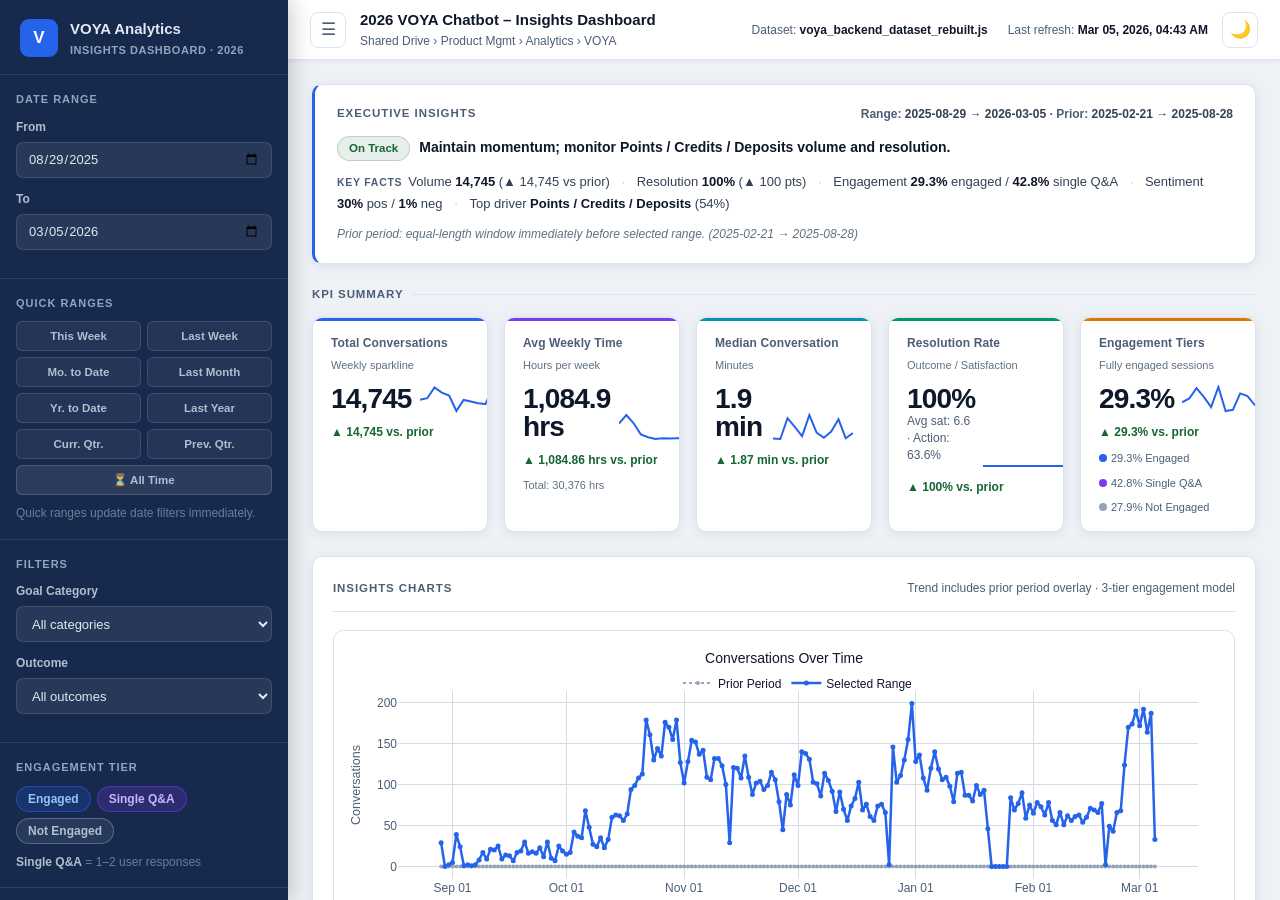
<file: docs/voya-dashboard-v3.html>
<!DOCTYPE html>
<html lang="en">
<head>
<meta charset="utf-8"/>
<title>2026 VOYA Chatbot – Insights Dashboard v3</title>
<meta content="width=device-width,initial-scale=1" name="viewport"/>
<script src="https://cdn.plot.ly/plotly-2.27.0.min.js"></script>
<style>
:root{
  --navy:#17294D;--accent:#2563EB;
  --bg:#EEF2F7;--surface:#FFFFFF;--surface-alt:#F4F7FA;
  --border:#DDE3ED;--border-strong:#B8C4D8;
  --text:#0F172A;--text-2:#334155;--muted:#4B5E76;--subtle:#607080;
  --sb-text:#E2E8F0;--sb-text-2:#B0BFCF;--sb-label:#8FA6BF;--sb-dim:#6A7F96;
  --sb-border:rgba(255,255,255,.10);
  --ok:#166534;--ok-bg:rgba(22,101,52,.10);--ok-border:rgba(22,101,52,.22);
  --warn-text:#78350F;--warn-bg:rgba(120,53,15,.10);--warn-border:rgba(120,53,15,.22);
  --neg-text:#7F1D1D;
  --c1:#2563EB;--c2:#7C3AED;--c3:#0891B2;--c4:#059669;--c5:#D97706;
  --eng:#2563EB;--sqa:#7C3AED;--neut:#94A3B8;
  --sh:0 2px 12px rgba(0,0,0,.08);--sh-sm:0 1px 4px rgba(0,0,0,.06);
  --r:10px;--r-sm:7px;
  --font:-apple-system,BlinkMacSystemFont,"Segoe UI",Roboto,"Helvetica Neue",Arial,sans-serif;
  --mono:ui-monospace,SFMono-Regular,Menlo,Monaco,Consolas,monospace;
  --sb-w:288px;
}
/* ── Dark Mode ── */
[data-theme="dark"]{
  --navy:#0F172A;--accent:#3B82F6;
  --bg:#0B1120;--surface:#151D2E;--surface-alt:#1A2438;
  --border:rgba(148,163,184,.15);--border-strong:rgba(148,163,184,.25);
  --text:#E2E8F0;--text-2:#CBD5E1;--muted:#94A3B8;--subtle:#64748B;
  --sh:0 2px 16px rgba(0,0,0,.35);--sh-sm:0 1px 6px rgba(0,0,0,.25);
  --ok:#4ADE80;--ok-bg:rgba(74,222,128,.12);--ok-border:rgba(74,222,128,.25);
  --warn-text:#FCD34D;--warn-bg:rgba(252,211,77,.12);--warn-border:rgba(252,211,77,.25);
  --neg-text:#FB7185;
  --c1:#60A5FA;--c2:#A78BFA;--c3:#22D3EE;--c4:#34D399;--c5:#FBBF24;
  --eng:#60A5FA;--sqa:#A78BFA;--neut:#64748B;
}
[data-theme="dark"] .toggle-btn{background:var(--surface);border-color:var(--border);color:var(--muted)}
[data-theme="dark"] .toggle-btn:hover{background:var(--surface-alt)}
[data-theme="dark"] .tbl-search{background:var(--surface-alt);border-color:var(--border);color:var(--text)}
[data-theme="dark"] .tbl-search:focus{border-color:var(--accent);box-shadow:0 0 0 3px rgba(59,130,246,.2)}
[data-theme="dark"] .pg-btn{background:var(--surface);border-color:var(--border);color:var(--text-2)}
[data-theme="dark"] .pg-btn:hover:not(:disabled){background:var(--surface-alt)}
[data-theme="dark"] .pg-size{background:var(--surface);border-color:var(--border);color:var(--text-2)}
[data-theme="dark"] .pg-size option{background:var(--surface)}
[data-theme="dark"] .data-tbl thead th{background:var(--surface-alt);color:var(--text-2);border-bottom-color:var(--border-strong)}
[data-theme="dark"] .data-tbl tbody td{border-bottom-color:var(--border);color:var(--text-2)}
[data-theme="dark"] .data-tbl tbody tr:hover td{background:rgba(59,130,246,.08);color:var(--text)}
[data-theme="dark"] th.sticky,[data-theme="dark"] td.sticky{background:inherit}
[data-theme="dark"] .data-tbl thead th.sticky{background:var(--surface-alt)}
[data-theme="dark"] .pill.pos{background:rgba(74,222,128,.14);color:#86EFAC;border-color:rgba(74,222,128,.3)}
[data-theme="dark"] .pill.neu{background:rgba(148,163,184,.14);color:#CBD5E1;border-color:rgba(148,163,184,.25)}
[data-theme="dark"] .pill.neg{background:rgba(251,113,133,.12);color:#FDA4AF;border-color:rgba(251,113,133,.25)}
[data-theme="dark"] .pill.unk{background:rgba(100,116,139,.15);color:#94A3B8;border-color:rgba(100,116,139,.25)}
[data-theme="dark"] .exec-callout .status.ok{background:var(--ok-bg);border-color:var(--ok-border);color:var(--ok)}
[data-theme="dark"] .exec-callout .status.attn{background:var(--warn-bg);border-color:var(--warn-border);color:var(--warn-text)}

/* ── Theme Toggle ── */
.theme-toggle{width:36px;height:36px;border-radius:8px;border:1px solid var(--border);background:var(--surface);cursor:pointer;display:flex;align-items:center;justify-content:center;font-size:17px;flex-shrink:0;color:var(--muted);transition:all .2s}
.theme-toggle:hover{background:var(--bg);color:var(--text)}
.theme-toggle .icon-sun,.theme-toggle .icon-moon{transition:opacity .2s}
[data-theme="dark"] .theme-toggle .icon-sun{display:inline}
[data-theme="dark"] .theme-toggle .icon-moon{display:none}
.theme-toggle .icon-sun{display:none}
.theme-toggle .icon-moon{display:inline}

/* ── Smooth theme transition ── */
body,body *{transition:background-color .3s ease, border-color .3s ease, color .15s ease, box-shadow .3s ease}
/* Exclude Plotly and sparklines from transition lag */
.js-plotly-plot,.js-plotly-plot *,.spark,.spark *{transition:none !important}

*,*::before,*::after{box-sizing:border-box;margin:0;padding:0}
html,body{height:100%;font-family:var(--font);background:var(--bg);color:var(--text);font-size:14px;line-height:1.5}

.layout{display:flex;height:100vh;overflow:hidden;position:relative}
.sb-backdrop{display:none;position:fixed;inset:0;background:rgba(0,0,0,.45);z-index:90;opacity:0;transition:opacity .25s}
.sb-backdrop.visible{opacity:1}

/* ── Sidebar ── */
.sidebar{width:var(--sb-w);min-width:var(--sb-w);background:var(--navy);display:flex;flex-direction:column;transition:transform .28s cubic-bezier(.4,0,.2,1);overflow:hidden;z-index:100;flex-shrink:0;box-shadow:4px 0 20px rgba(0,0,0,.20)}
.sidebar.collapsed{transform:translateX(calc(-1 * var(--sb-w)));margin-right:calc(-1 * var(--sb-w))}
@media(max-width:768px){
  .sidebar{position:fixed;top:0;left:0;bottom:0;transform:translateX(calc(-1 * var(--sb-w)));margin-right:0 !important}
  .sidebar.open{transform:translateX(0)}
  .sb-backdrop{display:block}
}
.sb-brand{padding:18px 20px 16px;border-bottom:1px solid var(--sb-border);flex-shrink:0;display:flex;align-items:center;gap:12px}
.sb-brand-icon{width:38px;height:38px;background:var(--accent);border-radius:9px;display:flex;align-items:center;justify-content:center;font-size:17px;font-weight:900;color:#fff;flex-shrink:0}
.sb-brand-name{font-size:15px;font-weight:800;color:var(--sb-text)}
.sb-brand-sub{font-size:11px;color:var(--sb-label);letter-spacing:.05em;text-transform:uppercase;font-weight:600;margin-top:1px}
.sb-scroll{flex:1;overflow-y:auto;overflow-x:hidden;padding:16px 0 28px;scrollbar-width:thin;scrollbar-color:rgba(255,255,255,.14) transparent}
.sb-scroll::-webkit-scrollbar{width:4px}
.sb-scroll::-webkit-scrollbar-thumb{background:rgba(255,255,255,.14);border-radius:4px}
.sb-section{padding:0 16px 16px}
.sb-section+.sb-section{border-top:1px solid var(--sb-border);padding-top:16px}
.sb-section-lbl{font-size:11px;font-weight:800;text-transform:uppercase;letter-spacing:.09em;color:var(--sb-label);margin-bottom:10px}
.sb-field{display:flex;flex-direction:column;gap:6px;margin-bottom:12px}
.sb-field label{font-size:12px;font-weight:700;color:var(--sb-text-2)}
.sb-input,.sb-select{height:36px;padding:0 11px;border:1px solid rgba(255,255,255,.12);border-radius:var(--r-sm);background:rgba(255,255,255,.07);color:var(--sb-text);font-size:13px;font-family:var(--font);width:100%;outline:none;transition:border-color .15s,background .15s}
.sb-input:focus,.sb-select:focus{border-color:var(--accent);background:rgba(37,99,235,.16)}
.sb-select option{background:#1E3462;color:var(--sb-text)}
.qr-grid{display:grid;grid-template-columns:1fr 1fr;gap:6px}
.qr-btn{height:30px;padding:0 6px;border-radius:6px;border:1px solid rgba(255,255,255,.12);background:rgba(255,255,255,.06);color:var(--sb-text-2);font-size:11.5px;font-weight:700;cursor:pointer;transition:all .15s;white-space:nowrap;overflow:hidden;text-overflow:ellipsis}
.qr-btn:hover{border-color:rgba(37,99,235,.55);background:rgba(37,99,235,.14);color:#93C5FD}
.qr-btn.active{border-color:var(--accent);background:rgba(37,99,235,.24);color:#93C5FD}
.chip-group{display:flex;flex-wrap:wrap;gap:6px}
.chip{cursor:pointer;user-select:none;padding:5px 11px;border-radius:999px;font-size:12px;font-weight:600;border:1px solid rgba(255,255,255,.14);background:rgba(255,255,255,.06);color:var(--sb-text-2);transition:all .15s}
.chip.active{border-color:rgba(37,99,235,.55);background:rgba(37,99,235,.20);color:#93C5FD}
.chip[data-key="single_qa"].active{border-color:rgba(124,58,237,.55);background:rgba(124,58,237,.22);color:#C4B5FD}
.chip[data-key="not_engaged"].active{border-color:rgba(148,163,184,.45);background:rgba(148,163,184,.14);color:var(--sb-text-2)}
.chip:hover{color:var(--sb-text);border-color:rgba(255,255,255,.25)}
.sb-btn-row{display:flex;gap:8px;margin-top:4px}
.sb-btn{flex:1;height:36px;border-radius:var(--r-sm);border:1px solid rgba(255,255,255,.12);background:rgba(255,255,255,.07);color:var(--sb-text-2);font-size:13px;font-weight:700;cursor:pointer;transition:all .15s}
.sb-btn:hover{background:rgba(255,255,255,.13);color:var(--sb-text)}
.sb-btn.primary{background:var(--accent);border-color:rgba(37,99,235,.5);color:#fff}
.sb-btn.primary:hover{background:#1D4ED8}
.sb-meta{font-size:12px;color:var(--sb-dim);line-height:1.55;word-break:break-word;margin-top:4px}
.sb-meta b,.sb-meta strong{color:var(--sb-text-2)}

/* ── Topbar ── */
.main{flex:1;min-width:0;display:flex;flex-direction:column;overflow:hidden}
.topbar{height:60px;background:var(--surface);border-bottom:1px solid var(--border);display:flex;align-items:center;padding:0 22px;gap:14px;flex-shrink:0;box-shadow:var(--sh-sm);z-index:50}
.toggle-btn{width:36px;height:36px;border-radius:8px;border:1px solid var(--border);background:#fff;cursor:pointer;display:flex;align-items:center;justify-content:center;font-size:17px;flex-shrink:0;color:var(--muted);transition:background .15s}
.toggle-btn:hover{background:var(--bg)}
.topbar-title{flex:1;min-width:0}
.topbar-title h1{font-size:15px;font-weight:800;color:var(--text);white-space:nowrap;overflow:hidden;text-overflow:ellipsis}
.topbar-title .path{font-size:12px;color:var(--muted);margin-top:1px}
.topbar-stamps{display:flex;align-items:center;gap:20px;flex-shrink:0}
.stamp{font-size:12px;color:var(--muted);font-weight:500;white-space:nowrap}
.stamp b{color:var(--text);font-weight:700}
@media(max-width:700px){.topbar-stamps{display:none}.topbar-title .path{display:none}}
@media(max-width:480px){.topbar-title h1{font-size:13px}}
.page-scroll{flex:1;overflow-y:auto;overflow-x:hidden;padding:24px 24px 60px}
@media(max-width:480px){.page-scroll{padding:14px 12px 60px}}

/* ── Section headers ── */
.sec-header{font-size:11.5px;font-weight:800;text-transform:uppercase;letter-spacing:.08em;color:var(--muted);margin:4px 0 14px;display:flex;align-items:center;gap:10px}
.sec-header::after{content:'';flex:1;height:1px;background:var(--border)}

/* ── Exec Insights ── */
.exec-card{background:var(--surface);border:1px solid var(--border);border-left:3px solid var(--accent);border-radius:var(--r);box-shadow:var(--sh);padding:20px 22px;margin-bottom:22px}
.exec-header{display:flex;align-items:center;justify-content:space-between;margin-bottom:13px;gap:10px;flex-wrap:wrap}
.exec-range-text{font-size:12px;color:var(--muted);font-weight:600}
.exec-range-text b{color:var(--text-2);font-weight:700}
.exec-body{display:flex;flex-direction:column;gap:10px}
.exec-callout{font-size:14px;font-weight:600;color:var(--text);line-height:1.45}
.exec-callout .status{display:inline-block;margin-right:9px;padding:3px 11px;border-radius:999px;font-size:11.5px;font-weight:800;border:1px solid;vertical-align:middle}
.exec-callout .status.ok{background:var(--ok-bg);border-color:var(--ok-border);color:var(--ok)}
.exec-callout .status.attn{background:var(--warn-bg);border-color:var(--warn-border);color:var(--warn-text)}
.exec-facts{font-size:13px;color:var(--text-2);line-height:1.7}
.exec-facts b{color:var(--text);font-weight:700}
.exec-facts .sep{color:var(--border-strong);margin:0 8px}
.exec-facts .kf-label{font-size:10.5px;font-weight:800;text-transform:uppercase;letter-spacing:.07em;color:var(--muted);margin-right:6px}
.exec-note{font-size:12px;color:var(--subtle);font-style:italic}
@media(max-width:600px){.exec-facts .sep{display:block;height:2px;margin:0;opacity:0}}

/* ── KPI Grid ── */
.kpi-grid{display:grid;grid-template-columns:repeat(5,1fr);gap:16px;margin-bottom:24px}
@media(max-width:1200px){.kpi-grid{grid-template-columns:repeat(3,1fr)}}
@media(max-width:680px){.kpi-grid{grid-template-columns:repeat(2,1fr)}}
@media(max-width:360px){.kpi-grid{grid-template-columns:1fr}}
.kpi-card{background:var(--surface);border:1px solid var(--border);border-radius:var(--r);box-shadow:var(--sh);padding:18px 18px 15px;display:flex;flex-direction:column;gap:5px;position:relative;overflow:hidden;transition:box-shadow .22s,transform .22s}
.kpi-card:hover{box-shadow:0 8px 28px rgba(0,0,0,.12);transform:translateY(-2px)}
.kpi-card::before{content:'';position:absolute;top:0;left:0;right:0;height:3px;background:var(--kc,var(--c1));border-radius:var(--r) var(--r) 0 0}
.kpi-card:nth-child(1){--kc:var(--c1)}.kpi-card:nth-child(2){--kc:var(--c2)}.kpi-card:nth-child(3){--kc:var(--c3)}.kpi-card:nth-child(4){--kc:var(--c4)}.kpi-card:nth-child(5){--kc:var(--c5)}
.kpi-lbl{font-size:12px;font-weight:700;color:var(--muted);letter-spacing:.01em;line-height:1.3}
.kpi-sublbl{font-size:11px;color:var(--subtle);margin-bottom:7px}
.kpi-main{display:flex;align-items:flex-end;justify-content:space-between;gap:8px}
.kpi-val{font-size:28px;font-weight:900;color:var(--text);letter-spacing:-.03em;line-height:1;font-variant-numeric:tabular-nums}
@media(max-width:480px){.kpi-val{font-size:23px}}
.spark{width:80px;height:28px;flex-shrink:0}
svg.sparkline{width:80px;height:28px}
.kpi-sec{font-size:12px;color:var(--muted);margin-bottom:4px;line-height:1.4}
.kpi-comp{font-size:12px;font-weight:700;margin-top:5px}
.kpi-comp.pos{color:var(--ok)}.kpi-comp.neg{color:var(--neg-text)}.kpi-comp.neu{color:var(--muted)}
.kpi-note{font-size:11px;color:var(--subtle);margin-top:3px}
.tier-dots{display:flex;flex-wrap:wrap;gap:8px;margin-top:4px}
.tier-dot{display:flex;align-items:center;gap:4px;font-size:11px;color:var(--muted);white-space:nowrap}
.tier-dot::before{content:'';width:8px;height:8px;border-radius:50%;flex-shrink:0}
.tier-dot.eng::before{background:var(--eng)}.tier-dot.sqa::before{background:var(--sqa)}.tier-dot.ne::before{background:var(--neut)}

/* ── Charts ── */
.charts-card{background:var(--surface);border:1px solid var(--border);border-radius:var(--r);box-shadow:var(--sh);padding:22px 20px 18px;margin-bottom:24px}
.charts-head{display:flex;align-items:baseline;justify-content:space-between;flex-wrap:wrap;margin-bottom:18px;padding-bottom:14px;border-bottom:1px solid var(--border);gap:8px}
.charts-hint{font-size:12px;color:var(--muted)}
.chart-grid{display:flex;flex-direction:column;gap:16px}
.chart-row-2{display:grid;grid-template-columns:1fr 1fr;gap:16px}
@media(max-width:700px){.chart-row-2{grid-template-columns:1fr}}

/* Chart box: consistent padding and min-height so titles never clip */
.chart-box{
  border:1px solid var(--border);border-radius:10px;background:var(--surface);
  overflow:hidden;
  padding:4px 4px 0;
}
/* Prevent Plotly SVG text clipping */
.chart-box .js-plotly-plot .plotly .svg-container{overflow:visible !important}

@media(max-width:600px){.chart-box > div{height:240px !important}.chart-box#topicsWrap > div{height:280px !important}}

/* ── Pills ── */
.pill{display:inline-block;padding:3px 10px;border-radius:999px;font-size:11.5px;font-weight:700;text-transform:capitalize;border:1px solid transparent}
.pill.pos{background:rgba(22,101,52,.10);color:#14532D;border-color:rgba(22,101,52,.22)}
.pill.neu{background:rgba(71,85,105,.10);color:#334155;border-color:rgba(71,85,105,.20)}
.pill.neg{background:rgba(185,28,28,.09);color:#7F1D1D;border-color:rgba(185,28,28,.18)}
.pill.unk{background:rgba(100,116,139,.10);color:#374151;border-color:rgba(100,116,139,.18)}

/* ── Table ── */
.table-card{background:var(--surface);border:1px solid var(--border);border-radius:var(--r);box-shadow:var(--sh);overflow:hidden}
.table-toolbar{padding:12px 16px;border-bottom:1px solid var(--border);display:flex;align-items:center;justify-content:space-between;gap:10px;flex-wrap:wrap;background:var(--surface-alt)}
.tbl-search{width:300px;max-width:100%;height:36px;padding:0 12px;border:1px solid var(--border);border-radius:var(--r-sm);background:var(--surface);font-size:13px;font-family:var(--font);outline:none;color:var(--text);transition:border-color .15s,box-shadow .15s}
.tbl-search::placeholder{color:var(--subtle)}
.tbl-search:focus{border-color:var(--accent);box-shadow:0 0 0 3px rgba(37,99,235,.14)}
@media(max-width:480px){.tbl-search{width:100%}}
.pager{display:flex;align-items:center;gap:8px}
.pg-btn{height:30px;padding:0 11px;border-radius:6px;border:1px solid var(--border);background:var(--surface);font-weight:800;font-size:13px;cursor:pointer;color:var(--text-2);transition:background .15s}
.pg-btn:hover:not(:disabled){background:var(--bg)}.pg-btn:disabled{opacity:.4;cursor:not-allowed}
.pg-size{height:30px;padding:0 8px;border-radius:6px;border:1px solid var(--border);background:var(--surface);font-size:12px;font-family:var(--font);color:var(--text-2)}
.meta{font-size:12px;color:var(--muted);font-weight:600;white-space:nowrap}
.tbl-wrap{max-height:60vh;overflow:auto;-webkit-overflow-scrolling:touch}
.tbl-swipe-hint{display:none;text-align:center;padding:8px 14px;font-size:12px;color:var(--muted);border-top:1px solid var(--border);background:var(--surface-alt)}
@media(max-width:640px){.tbl-swipe-hint{display:block}}
.data-tbl{width:100%;border-collapse:separate;border-spacing:0;font-size:13px;table-layout:fixed;min-width:1400px}
.data-tbl thead th{position:sticky;top:0;z-index:20;background:var(--surface-alt);text-align:left;padding:11px 14px;border-bottom:2px solid var(--border-strong);font-weight:800;font-size:12px;letter-spacing:.03em;color:var(--text-2);cursor:pointer;user-select:none;white-space:nowrap;transition:color .12s}
.data-tbl thead th:hover{color:var(--text)}
.sort-ind{display:inline-block;margin-left:5px;color:var(--accent);font-size:10.5px;font-weight:900}
.data-tbl tbody td{border-bottom:1px solid var(--border);padding:11px 14px;vertical-align:middle;color:var(--text-2)}
.data-tbl tbody tr:nth-child(even) td{background:var(--surface-alt)}
.data-tbl tbody tr:hover td{background:rgba(37,99,235,.06);color:var(--text)}
th.sticky,td.sticky{position:sticky;left:0;z-index:15;background:inherit;box-shadow:3px 0 8px -2px rgba(0,0,0,.05),1px 0 0 var(--border)}
.data-tbl thead th.sticky{z-index:25;background:var(--surface-alt)}
td.right{text-align:right;font-variant-numeric:tabular-nums;font-family:var(--mono);font-size:12.5px}

/* ── Data banner ── */
.data-banner{position:fixed;top:0;left:0;right:0;z-index:9999;background:#1E3A5F;color:#E2E8F0;padding:11px 18px;display:flex;align-items:center;gap:12px;flex-wrap:wrap;box-shadow:0 2px 12px rgba(0,0,0,.3);font-size:13px;font-family:var(--font)}
.data-banner b{color:#93C5FD}
.data-banner-btn{height:33px;padding:0 15px;border-radius:6px;background:var(--accent);border:none;color:#fff;font-size:13px;font-weight:700;cursor:pointer;flex-shrink:0}
.data-banner-btn:hover{background:#1D4ED8}
.data-banner-close{margin-left:auto;background:none;border:none;color:#94A3B8;font-size:20px;cursor:pointer;padding:0 4px}
#dataFileInput{display:none}
</style>
</head>
<body>
<div class="sb-backdrop" id="sbBackdrop"></div>
<div class="layout">

  <!-- ── Sidebar ── -->
  <aside class="sidebar" id="sidebar">
    <div class="sb-brand">
      <div class="sb-brand-icon">V</div>
      <div>
        <div class="sb-brand-name">VOYA Analytics</div>
        <div class="sb-brand-sub">Insights Dashboard · 2026</div>
      </div>
    </div>
    <div class="sb-scroll">
      <div class="sb-section">
        <div class="sb-section-lbl">Date Range</div>
        <div class="sb-field"><label for="fromDate">From</label><input class="sb-input" id="fromDate" type="date"/></div>
        <div class="sb-field"><label for="toDate">To</label><input class="sb-input" id="toDate" type="date"/></div>
      </div>
      <div class="sb-section">
        <div class="sb-section-lbl">Quick Ranges</div>
        <div class="qr-grid">
          <button class="qr-btn" type="button" data-range="this_week">This Week</button>
          <button class="qr-btn" type="button" data-range="last_week">Last Week</button>
          <button class="qr-btn" type="button" data-range="mtd">Mo. to Date</button>
          <button class="qr-btn" type="button" data-range="last_month">Last Month</button>
          <button class="qr-btn" type="button" data-range="ytd">Yr. to Date</button>
          <button class="qr-btn" type="button" data-range="last_year">Last Year</button>
          <button class="qr-btn" type="button" data-range="cq">Curr. Qtr.</button>
          <button class="qr-btn" type="button" data-range="pq">Prev. Qtr.</button>
          <button class="qr-btn" type="button" data-range="all_time" style="grid-column:1/-1;background:rgba(255,255,255,.09);border-color:rgba(255,255,255,.16)">⏳ All Time</button>
        </div>
        <div class="sb-meta" style="margin-top:9px">Quick ranges update date filters immediately.</div>
      </div>
      <div class="sb-section">
        <div class="sb-section-lbl">Filters</div>
        <div class="sb-field"><label for="catSelect">Goal Category</label><select class="sb-select" id="catSelect"><option value="">All categories</option></select></div>
        <div class="sb-field"><label for="outcomeSelect">Outcome</label><select class="sb-select" id="outcomeSelect"><option value="">All outcomes</option></select></div>
      </div>
      <div class="sb-section">
        <div class="sb-section-lbl">Engagement Tier</div>
        <div class="chip-group" id="engageChips"></div>
        <div class="sb-meta" style="margin-top:9px"><b>Single Q&amp;A</b> = 1–2 user responses</div>
      </div>
      <div class="sb-section">
        <div class="sb-section-lbl">Sentiment</div>
        <div class="chip-group" id="sentChips"></div>
      </div>
      <div class="sb-section">
        <div class="sb-btn-row">
          <button class="sb-btn" id="clearBtn">Clear All</button>
          <button class="sb-btn primary" id="applyBtn">Apply</button>
        </div>
        <div class="sb-meta" style="margin-top:13px"><span id="filterMeta"></span></div>
        <div class="sb-meta" style="margin-top:6px">Prior period: <strong><span id="priorPeriodText">—</span></strong></div>
      </div>
    </div>
  </aside>

  <!-- ── Main ── -->
  <main class="main">
    <header class="topbar">
      <button class="toggle-btn" id="sidebarToggle" title="Toggle filters">☰</button>
      <div class="topbar-title">
        <h1>2026 VOYA Chatbot – Insights Dashboard</h1>
        <div class="path">Shared Drive › Product Mgmt › Analytics › VOYA</div>
      </div>
      <div class="topbar-stamps">
        <span class="stamp">Dataset: <b><span id="datasetStamp">voya_backend_dataset_rebuilt.js</span></b></span>
        <span class="stamp">Last refresh: <b><span id="lastRefreshStamp">—</span></b></span>
      </div>
      <button class="theme-toggle" id="themeToggle" title="Toggle dark mode">
        <span class="icon-moon">🌙</span><span class="icon-sun">☀️</span>
      </button>
    </header>

    <div class="page-scroll">

      <!-- Executive Insights -->
      <div class="exec-card">
        <div class="exec-header">
          <span class="sec-header" style="margin:0">Executive Insights</span>
          <span class="exec-range-text">Range: <b><span id="execRange">—</span></b>&nbsp;·&nbsp;Prior: <b><span id="execPriorRange">—</span></b></span>
        </div>
        <div class="exec-body">
          <div class="exec-callout" id="execAction">—</div>
          <div class="exec-facts" id="execFacts">—</div>
          <div class="exec-note">Prior period: equal-length window immediately before selected range.<span id="priorExample"></span></div>
        </div>
      </div>

      <!-- KPI Summary -->
      <div class="sec-header">KPI Summary</div>
      <div class="kpi-grid">
        <div class="kpi-card">
          <div class="kpi-lbl">Total Conversations</div><div class="kpi-sublbl">Weekly sparkline</div>
          <div class="kpi-main"><div class="kpi-val" id="kpiConvos">—</div><div class="spark" id="sparkConvos" data-series=""></div></div>
          <div class="kpi-comp neu" id="kpiConvosComp">—</div>
        </div>
        <div class="kpi-card">
          <div class="kpi-lbl">Avg Weekly Time</div><div class="kpi-sublbl">Hours per week</div>
          <div class="kpi-main"><div class="kpi-val" id="kpiHours">—</div><div class="spark" id="sparkHours" data-series=""></div></div>
          <div class="kpi-comp neu" id="kpiHoursComp">—</div>
          <div class="kpi-note" id="kpiHoursNote"></div>
        </div>
        <div class="kpi-card">
          <div class="kpi-lbl">Median Conversation</div><div class="kpi-sublbl">Minutes</div>
          <div class="kpi-main"><div class="kpi-val" id="kpiMedMin">—</div><div class="spark" id="sparkMed" data-series=""></div></div>
          <div class="kpi-comp neu" id="kpiMedComp">—</div>
        </div>
        <div class="kpi-card">
          <div class="kpi-lbl">Resolution Rate</div><div class="kpi-sublbl">Outcome / Satisfaction</div>
          <div class="kpi-main">
            <div><div class="kpi-val" id="kpiResolve">—</div>
            <div class="kpi-sec">Avg sat: <span id="kpiSat">—</span> · Action: <span id="kpiAction">—</span></div></div>
            <div class="spark" id="sparkResolve" data-series=""></div>
          </div>
          <div class="kpi-comp neu" id="kpiResolveComp">—</div>
        </div>
        <div class="kpi-card">
          <div class="kpi-lbl">Engagement Tiers</div><div class="kpi-sublbl">Fully engaged sessions</div>
          <div class="kpi-main"><div class="kpi-val" id="kpiEngaged">—</div><div class="spark" id="sparkEngaged" data-series=""></div></div>
          <div class="kpi-comp neu" id="kpiEngagedComp">—</div>
          <div class="tier-dots">
            <span class="tier-dot eng" id="tierEngLabel">—</span>
            <span class="tier-dot sqa" id="tierSqaLabel">—</span>
            <span class="tier-dot ne" id="tierNeLabel">—</span>
          </div>
        </div>
      </div>

      <!-- Charts -->
      <div class="charts-card">
        <div class="charts-head">
          <span class="sec-header" style="margin:0">Insights Charts</span>
          <span class="charts-hint">Trend includes prior period overlay · 3-tier engagement model</span>
        </div>
        <div class="chart-grid">
          <div class="chart-box"><div id="tsChart" style="height:300px"></div></div>
          <div class="chart-row-2">
            <div class="chart-box"><div id="catChart" style="height:320px"></div></div>
            <div class="chart-box"><div id="sentChart" style="height:320px"></div></div>
          </div>
          <div class="chart-row-2">
            <div class="chart-box"><div id="outcomeChart" style="height:320px"></div></div>
            <div class="chart-box"><div id="engagementChart" style="height:320px"></div></div>
          </div>
          <div class="chart-box"><div id="engagementSpreadChart" style="height:300px"></div></div>
          <div class="chart-box" id="topicsWrap"><div id="topicsChart" style="height:380px"></div></div>
          <div class="chart-row-2">
            <div class="chart-box"><div id="dowChart" style="height:300px"></div></div>
            <div class="chart-box"><div id="satChart" style="height:300px"></div></div>
          </div>
        </div>
      </div>

      <!-- Table -->
      <div class="sec-header">Conversation Detail</div>
      <div class="table-card">
        <div class="table-toolbar">
          <div style="display:flex;gap:10px;align-items:center;flex-wrap:wrap;flex:1">
            <input class="tbl-search" id="tableSearch" type="text" placeholder="Search chat ID, category, sentiment, outcome…"/>
            <span class="meta" id="rowCount">—</span>
          </div>
          <div style="display:flex;gap:8px;align-items:center;flex-wrap:wrap">
            <span class="meta">Rows/page</span>
            <select class="pg-size" id="pageSize"><option>10</option><option>25</option><option selected>50</option><option>100</option></select>
            <div class="pager">
              <button class="pg-btn" id="prevBtn">‹</button>
              <span class="meta" id="pageMeta">—</span>
              <button class="pg-btn" id="nextBtn">›</button>
            </div>
          </div>
        </div>
        <div class="tbl-wrap">
          <table class="data-tbl" id="convTable">
            <colgroup>
              <col style="width:220px"/><col style="width:148px"/><col style="width:148px"/>
              <col style="width:128px"/><col style="width:168px"/><col style="width:118px"/>
              <col style="width:102px"/><col style="width:155px"/><col style="width:108px"/>
              <col style="width:108px"/><col style="width:460px"/>
            </colgroup>
            <thead><tr>
              <th class="sticky" data-col="chat_id">Conversation</th>
              <th data-col="start_fmt">Start</th><th data-col="end_fmt">End</th>
              <th class="right" data-col="duration_s">Duration</th>
              <th data-col="goal_category">Goal Category</th>
              <th data-col="sentiment">Sentiment</th>
              <th class="right" data-col="sentiment_score">Score</th>
              <th data-col="outcome">Outcome</th>
              <th class="right" data-col="Agent_responses">Agent Msgs</th>
              <th class="right" data-col="User_responses">User Msgs</th>
              <th data-col="canon_topics">Key Topics</th>
            </tr></thead>
            <tbody id="convBody"></tbody>
          </table>
        </div>
        <div class="tbl-swipe-hint">← Swipe to explore all columns →</div>
      </div>
    </div>
  </main>
</div>

<script src="js/voya_backend_dataset_rebuilt.js" onerror="window._dataScriptFailed=true"></script>
<script>
// ── Sidebar ──
const sidebar=document.getElementById('sidebar'),backdrop=document.getElementById('sbBackdrop');
const isMob=()=>window.innerWidth<=768;
document.getElementById('sidebarToggle').addEventListener('click',()=>{
  if(isMob()){const o=sidebar.classList.toggle('open');backdrop.classList.toggle('visible',o);}
  else sidebar.classList.toggle('collapsed');
});
backdrop.addEventListener('click',()=>{sidebar.classList.remove('open');backdrop.classList.remove('visible');});
window.addEventListener('resize',()=>{
  if(!isMob()){sidebar.classList.remove('open');backdrop.classList.remove('visible');}
  else sidebar.classList.remove('collapsed');
  renderAllSparklines();
});

// ── Engagement tiers ──
function getUserResponses(r){
  if(!r) return 0;
  const v=r.User_responses;
  if(typeof v==='number'&&!isNaN(v)) return v;
  if(typeof v==='string'&&v.trim()!==''&&!isNaN(+v)) return +v;
  return 0;
}
function getEngagementTier(r){
  if(r&&r['engaged user']===true) return 'engaged';
  const ur=getUserResponses(r);
  if(ur>2) return 'engaged';
  if(ur>=1) return 'single_qa';
  return 'not_engaged';
}
function isEngaged(r){return getEngagementTier(r)==='engaged';}

// ── Date helpers ──
function parseDateOnly(iso){return iso?String(iso).slice(0,10):null;}
function isoToDate(iso){
  const p=String(iso||'').split('-').map(n=>parseInt(n,10));
  if(p.length!==3||p.some(isNaN)) return null;
  return new Date(p[0],p[1]-1,p[2]);
}
function dateToISO(d){const z=n=>String(n).padStart(2,'0');return `${d.getFullYear()}-${z(d.getMonth()+1)}-${z(d.getDate())}`;}
function addDaysISO(iso,n){const d=isoToDate(iso);if(!d)return null;d.setDate(d.getDate()+n);return dateToISO(d);}
function diffDays(a,b){const da=isoToDate(a),db=isoToDate(b);if(!da||!db)return null;return Math.floor(db/86400000)-Math.floor(da/86400000)+1;}
function priorPeriodRange(from,to){const len=diffDays(from,to);if(!len)return null;return{from:addDaysISO(from,-len),to:addDaysISO(from,-1)};}
function buildDateList(a,b){const l=[];if(!a||!b)return l;let d=a;while(d<=b){l.push(d);d=addDaysISO(d,1);}return l;}

// ── Sparklines ──
function renderSparkline(cell){
  const raw=(cell.getAttribute('data-series')||'').split(',').map(Number).filter(n=>!isNaN(n));
  if(raw.length<2){cell.innerHTML='';return;}
  const W=80,H=28,P=2,AH=H-P*2,mn=Math.min(...raw),mx=Math.max(...raw),rng=(mx-mn)||1,xS=W/(raw.length-1);
  const pts=raw.map((v,i)=>`${(i*xS).toFixed(1)},${((H-P)-((v-mn)/rng)*AH).toFixed(1)}`).join(' ');
  const ns='http://www.w3.org/2000/svg',svg=document.createElementNS(ns,'svg');
  svg.setAttribute('viewBox',`0 0 ${W} ${H}`);svg.setAttribute('preserveAspectRatio','none');
  const pl=document.createElementNS(ns,'polyline');
  pl.setAttribute('fill','none');pl.setAttribute('stroke','#2563EB');pl.setAttribute('stroke-width','2');pl.setAttribute('points',pts);
  svg.appendChild(pl);cell.innerHTML='';cell.appendChild(svg);
}
function renderAllSparklines(){document.querySelectorAll('.spark').forEach(renderSparkline);}

// ── Dataset ──
function deriveMinMax(){
  const rows=typeof DATASET!=='undefined'?DATASET:[];
  let mn='',mx='';
  for(const r of rows){const d=(r.start_iso||'').slice(0,10);if(!d)continue;if(!mn||d<mn)mn=d;if(!mx||d>mx)mx=d;}
  return{min:mn,max:mx};
}
const mm=(typeof DATE_MIN!=='undefined'&&typeof DATE_MAX!=='undefined')?{min:DATE_MIN,max:DATE_MAX}:deriveMinMax();
function updateLastRefreshStamp(){
  const el=document.getElementById('lastRefreshStamp');if(!el)return;
  const rows=typeof DATASET!=='undefined'?DATASET:[];
  let mx='';for(const r of rows){const s=r.start_iso||'';if(s>mx)mx=s;}
  el.textContent=mx?new Intl.DateTimeFormat(undefined,{year:'numeric',month:'short',day:'2-digit',hour:'2-digit',minute:'2-digit'}).format(new Date(mx)):'—';
}

// ── State & UI refs ──
const fromDate=document.getElementById('fromDate'),toDate=document.getElementById('toDate'),
  catSelect=document.getElementById('catSelect'),outcomeSelect=document.getElementById('outcomeSelect'),
  engageChips=document.getElementById('engageChips'),sentChips=document.getElementById('sentChips'),
  filterMeta=document.getElementById('filterMeta'),
  searchInput=document.getElementById('tableSearch'),pageSizeEl=document.getElementById('pageSize'),
  prevBtn=document.getElementById('prevBtn'),nextBtn=document.getElementById('nextBtn'),
  pageMeta=document.getElementById('pageMeta'),rowCount=document.getElementById('rowCount');

let state={
  sentiments:new Set(['positive','neutral','negative','unknown']),
  engagement:new Set(['engaged','single_qa','not_engaged']),
  category:'',outcome:'',from:mm.min,to:mm.max,
  search:'',sortCol:'start_iso',sortDir:'desc',page:1,pageSize:50
};

function initFilters(){
  fromDate.value=state.from||'';toDate.value=state.to||'';
  const DS=typeof DATASET!=='undefined'?DATASET:[];
  const cats=typeof GOAL_CATEGORIES!=='undefined'?GOAL_CATEGORIES:[...new Set(DS.map(r=>r.goal_category).filter(Boolean))].sort();
  cats.forEach(c=>{const o=document.createElement('option');o.value=c;o.textContent=c;catSelect.appendChild(o);});
  const outs=typeof OUTCOMES!=='undefined'?OUTCOMES:[...new Set(DS.map(r=>r.outcome).filter(v=>v!==undefined))].sort();
  outs.forEach(v=>{const o=document.createElement('option');o.value=v;o.textContent=v;outcomeSelect.appendChild(o);});
  [['engaged','Engaged'],['single_qa','Single Q&A'],['not_engaged','Not Engaged']].forEach(([k,l])=>{
    const b=document.createElement('button');b.className='chip active';b.type='button';b.dataset.key=k;b.textContent=l;
    b.addEventListener('click',()=>{
      if(state.engagement.has(k)){state.engagement.delete(k);b.classList.remove('active');}
      else{state.engagement.add(k);b.classList.add('active');}
      if(!state.engagement.size){state.engagement=new Set(['engaged','single_qa','not_engaged']);[...engageChips.querySelectorAll('.chip')].forEach(x=>x.classList.add('active'));}
      applyFromUI();refresh();
    });
    engageChips.appendChild(b);
  });
  [['positive','Positive'],['neutral','Neutral'],['negative','Negative'],['unknown','Unknown']].forEach(([k,l])=>{
    const b=document.createElement('button');b.className='chip active';b.type='button';b.dataset.key=k;b.textContent=l;
    b.addEventListener('click',()=>{
      if(state.sentiments.has(k)){state.sentiments.delete(k);b.classList.remove('active');}
      else{state.sentiments.add(k);b.classList.add('active');}
      applyFromUI();refresh();
    });
    sentChips.appendChild(b);
  });
}

// ── Filters ──
const DS=()=>typeof DATASET!=='undefined'?DATASET:[];
function passesEngagement(r){return state.engagement.size===3||state.engagement.has(getEngagementTier(r));}
function matches(r,from,to){
  const d=parseDateOnly(r.start_iso);if(!d)return false;
  if(from&&d<from)return false;
  if(to&&d>to)return false;
  if(!state.sentiments.has(r.sentiment||'unknown'))return false;
  if(state.category&&(r.goal_category||'')!==state.category)return false;
  if(state.outcome&&String(r.outcome||'')!==state.outcome)return false;
  if(!passesEngagement(r))return false;
  if(state.search){
    const blob=`${r.chat_id||''} ${r.goal_category||''} ${r.start_fmt||''} ${(r.canon_topics||[]).join(' ')} ${r.sentiment||''} ${r.outcome||''}`.toLowerCase();
    if(!blob.includes(state.search))return false;
  }
  return true;
}
function filtered(){return DS().filter(r=>matches(r,state.from,state.to));}
function rowsForRange(from,to){return DS().filter(r=>matches(r,from,to));}

// ── KPI math ──
function groupByWeek(rows){
  const m=new Map();
  rows.forEach(r=>{
    const wk=r.week_start||'';if(!wk)return;
    if(!m.has(wk))m.set(wk,{week:wk,count:0,dur:[],durSum:0,resolved:0,engaged:0,sqa:0});
    const o=m.get(wk);o.count++;
    if(typeof r.duration_s==='number'){o.dur.push(r.duration_s);o.durSum+=r.duration_s;}
    if((r.outcome||'')&&r.outcome!=='error')o.resolved++;
    const tier=getEngagementTier(r);
    if(tier==='engaged')o.engaged++;else if(tier==='single_qa')o.sqa++;
  });
  return[...m.values()].sort((a,b)=>a.week.localeCompare(b.week));
}
const fmtInt=n=>n.toLocaleString(undefined,{maximumFractionDigits:0});
const fmt1=n=>n.toLocaleString(undefined,{maximumFractionDigits:1});
const fmt2=n=>n.toLocaleString(undefined,{maximumFractionDigits:2});
function median(arr){if(!arr.length)return 0;const a=[...arr].sort((x,y)=>x-y),m=Math.floor(a.length/2);return a.length%2?a[m]:(a[m-1]+a[m])/2;}
function computeKpis(rows){
  const n=rows.length;
  const dur=rows.map(r=>r.duration_s).filter(v=>typeof v==='number');
  const totalS=dur.reduce((a,b)=>a+b,0),medS=dur.length?median(dur):0;
  const wk=groupByWeek(rows);
  const avgWkH=wk.length?wk.reduce((a,x)=>a+x.durSum/3600,0)/wk.length:0;
  const sat=rows.map(r=>r.user_satisfaction).filter(v=>typeof v==='number');
  const satAvg=sat.length?sat.reduce((a,b)=>a+b,0)/sat.length:null;
  const actionRate=n?rows.filter(r=>(r.action_count||0)>0).length/n*100:0;
  const resolveRate=n?rows.filter(r=>(r.outcome||'')&&r.outcome!=='error').length/n*100:0;
  const engaged=rows.filter(r=>getEngagementTier(r)==='engaged').length;
  const singleQA=rows.filter(r=>getEngagementTier(r)==='single_qa').length;
  return{n,totalS,medS,avgWkH,satAvg,actionRate,resolveRate,
    engaged,singleQA,notEngaged:n-engaged-singleQA,
    engagedRate:n?engaged/n*100:0,sqaRate:n?singleQA/n*100:0,neRate:n?(n-engaged-singleQA)/n*100:0,wk};
}

// ── KPI count-up animation ──
function animateKpi(id,toVal,fmtFn){
  const el=document.getElementById(id);if(!el)return;
  const from=parseFloat(el.dataset.prev||'0');
  el.dataset.prev=String(toVal);
  if(Math.abs(toVal-from)<0.001){el.textContent=fmtFn(toVal);return;}
  const dur=480,t0=performance.now();
  const tick=now=>{const p=Math.min((now-t0)/dur,1),e=1-(1-p)**3;el.textContent=fmtFn(from+(toVal-from)*e);if(p<1)requestAnimationFrame(tick);else el.textContent=fmtFn(toVal);};
  requestAnimationFrame(tick);
}
function setComp(el,txt,cls){el.textContent=txt||'—';el.className=`kpi-comp ${cls||'neu'}`;}
function bSpark(s){return s.slice(-12).join(',');}

function updateKpis(rows,prior){
  const k=computeKpis(rows);
  animateKpi('kpiConvos',k.n,v=>fmtInt(Math.round(v)));
  animateKpi('kpiHours',k.avgWkH,v=>`${fmt1(v)} hrs`);
  animateKpi('kpiMedMin',k.medS/60,v=>`${fmt1(v)} min`);
  animateKpi('kpiResolve',k.resolveRate,v=>`${fmt1(v)}%`);
  animateKpi('kpiEngaged',k.engagedRate,v=>`${fmt1(v)}%`);
  document.getElementById('kpiHoursNote').textContent=`Total: ${fmt1(k.totalS/3600)} hrs`;
  document.getElementById('kpiSat').textContent=k.satAvg===null?'—':fmt1(k.satAvg);
  document.getElementById('kpiAction').textContent=`${fmt1(k.actionRate)}%`;
  document.getElementById('tierEngLabel').textContent=`${fmt1(k.engagedRate)}% Engaged`;
  document.getElementById('tierSqaLabel').textContent=`${fmt1(k.sqaRate)}% Single Q&A`;
  document.getElementById('tierNeLabel').textContent=`${fmt1(k.neRate)}% Not Engaged`;
  const wk=k.wk;
  document.getElementById('sparkConvos').setAttribute('data-series',bSpark(wk.map(x=>x.count)));
  document.getElementById('sparkHours').setAttribute('data-series',bSpark(wk.map(x=>+(x.durSum/3600).toFixed(2))));
  document.getElementById('sparkMed').setAttribute('data-series',bSpark(wk.map(x=>x.dur?.length?+(median(x.dur)/60).toFixed(2):0)));
  document.getElementById('sparkResolve').setAttribute('data-series',bSpark(wk.map(x=>x.count?+(x.resolved/x.count*100).toFixed(1):0)));
  document.getElementById('sparkEngaged').setAttribute('data-series',bSpark(wk.map(x=>x.count?+(x.engaged/x.count*100).toFixed(1):0)));
  const p=computeKpis(prior?.rows||[]);
  function cmp(c,pv,fn,sfx=''){const d=c-pv,z=Math.abs(d)<0.001;return{txt:`${z?'■':d>0?'▲':'▼'} ${fn(Math.abs(d))}${sfx} vs. prior`,cls:z?'neu':d>0?'pos':'neg'};}
  [['kpiConvosComp',k.n,p.n,fmtInt,''],['kpiHoursComp',k.avgWkH,p.avgWkH,fmt2,' hrs'],
   ['kpiMedComp',k.medS/60,p.medS/60,fmt2,' min'],['kpiResolveComp',k.resolveRate,p.resolveRate,fmt1,'%'],
   ['kpiEngagedComp',k.engagedRate,p.engagedRate,fmt1,'%']].forEach(([id,cv,pv,fn,sfx])=>{
    const r=cmp(cv,pv,fn,sfx);setComp(document.getElementById(id),r.txt,r.cls);
  });
  renderAllSparklines();
}

// ── Executive Insights ──
function updateExecInsights(rows,prior){
  document.getElementById('execRange').textContent=(state.from&&state.to)?`${state.from} → ${state.to}`:'—';
  const pf=prior?.from||'',pt=prior?.to||'';
  document.getElementById('execPriorRange').textContent=(pf&&pt)?`${pf} → ${pt}`:'—';
  const pe=document.getElementById('priorExample');if(pe)pe.textContent=(pf&&pt)?` (${pf} → ${pt})`:'';
  const curr=computeKpis(rows||[]),prev=computeKpis(prior?.rows||[]);
  const n=curr.n||0;
  let pos=0,neu=0,neg=0;
  (rows||[]).forEach(r=>{const s=String(r.sentiment||'unknown').toLowerCase();if(s==='positive')pos++;else if(s==='neutral')neu++;else if(s==='negative')neg++;});
  const pct=x=>n?Math.round(x/n*100):0;
  const cats=new Map();(rows||[]).forEach(r=>{const c=r.goal_category||'Uncategorized';cats.set(c,(cats.get(c)||0)+1);});
  let topCat='—',topN=0;for(const[k,v]of cats)if(v>topN){topN=v;topCat=k;}
  const resDelta=Math.round((curr.resolveRate||0)-(prev.resolveRate||0));
  const attn=(resDelta<-3)||(pct(neg)>=20);
  document.getElementById('execAction').innerHTML=
    `<span class="status ${attn?'attn':'ok'}">${attn?'Needs Attention':'On Track'}</span>`+
    (attn?`Focus on resolution and sentiment in <strong>${topCat}</strong>.`:`Maintain momentum; monitor <strong>${topCat}</strong> volume and resolution.`);
  const arr=d=>d>0?'▲':d<0?'▼':'■';
  const dN=(curr.n||0)-(prev.n||0);
  document.getElementById('execFacts').innerHTML=
    `<span class="kf-label">Key Facts</span>`+
    `Volume <b>${fmtInt(n)}</b> (${arr(dN)} ${fmtInt(Math.abs(dN))} vs prior)`+
    `<span class="sep"> · </span>Resolution <b>${Math.round(curr.resolveRate||0)}%</b> (${arr(resDelta)} ${Math.abs(resDelta)} pts)`+
    `<span class="sep"> · </span>Engagement <b>${fmt1(curr.engagedRate||0)}%</b> engaged / <b>${fmt1(curr.sqaRate||0)}%</b> single Q&amp;A`+
    `<span class="sep"> · </span>Sentiment <b>${pct(pos)}%</b> pos / <b>${pct(neg)}%</b> neg`+
    `<span class="sep"> · </span>Top driver <b>${topCat}</b> (${n?Math.round(topN/n*100):0}%)`;
}

// ══════════════════════════════════════════════════════════
//  CHART CONFIG SYSTEM
//  All chart layouts are built from one set of helpers so
//  titles, fonts, margins, and grid colors are consistent.
// ══════════════════════════════════════════════════════════
const FONT_FAMILY='-apple-system,BlinkMacSystemFont,"Segoe UI",Roboto,sans-serif';
const COLOR_TEXT='#0F172A';
const COLOR_AXIS='#4B5E76';
const COLOR_GRID='rgba(213,220,232,1)';
const COLOR_ZERO='rgba(213,220,232,1)';

// Shared axis defaults
const axisBase={
  gridcolor:COLOR_GRID,
  zerolinecolor:COLOR_ZERO,
  zeroline:true,
  tickfont:{family:FONT_FAMILY,color:COLOR_AXIS,size:12},
  titlefont:{family:FONT_FAMILY,color:COLOR_AXIS,size:12.5},
  automargin:true
};

// Chart title style (consistent across every chart)
function chartTitle(text){
  return{
    text,
    font:{family:FONT_FAMILY,size:14,color:COLOR_TEXT},
    x:0.5,        // centered
    xanchor:'center',
    pad:{b:10}    // breathing room below title before the plot
  };
}

// Base layout shared by all charts
const BASE={
  paper_bgcolor:'rgba(0,0,0,0)',
  plot_bgcolor:'rgba(0,0,0,0)',
  font:{family:FONT_FAMILY,color:COLOR_TEXT,size:12.5},
  hoverlabel:{font:{family:FONT_FAMILY,size:12.5},bgcolor:'#fff',bordercolor:'#DDE3ED'},
  modebar:{bgcolor:'rgba(0,0,0,0)'},
};

// Layout builder for line/scatter/bar charts (left y-axis)
function lineLayout(title,xTitle,yTitle,extraMargin={}){
  return{
    ...BASE,
    title:chartTitle(title),
    margin:{l:64,r:32,t:56,b:60,...extraMargin},
    xaxis:{...axisBase,title:{text:xTitle,standoff:10},tickangle:0},
    yaxis:{...axisBase,title:{text:yTitle,standoff:8}}
  };
}

// Layout builder for horizontal bar charts
function hbarLayout(title,xTitle,yTitle,leftMargin=80){
  return{
    ...BASE,
    title:chartTitle(title),
    margin:{l:leftMargin,r:60,t:56,b:52},
    xaxis:{...axisBase,title:{text:xTitle,standoff:10}},
    yaxis:{...axisBase,title:{text:yTitle,standoff:8},tickfont:{...axisBase.tickfont,size:12}}
  };
}

// Layout builder for vertical bar charts
function vbarLayout(title,xTitle,yTitle){
  return{
    ...BASE,
    title:chartTitle(title),
    margin:{l:60,r:32,t:56,b:56},
    xaxis:{...axisBase,title:{text:xTitle,standoff:10},fixedrange:true},
    yaxis:{...axisBase,title:{text:yTitle,standoff:8}}
  };
}

// Layout builder for pie charts
function pieLayout(title){
  return{
    ...BASE,
    title:chartTitle(title),
    showlegend:true,
    legend:{
      font:{family:FONT_FAMILY,size:12,color:COLOR_TEXT},
      bgcolor:'rgba(0,0,0,0)',
      borderwidth:0,
      x:1.02,xanchor:'left',
      y:0.5,yanchor:'middle'
    },
    margin:{l:16,r:156,t:64,b:24}
  };
}

// No-data pie placeholder
const noPie=[{type:'pie',labels:['No data'],values:[1],textinfo:'label',
  marker:{colors:['#E8EDF4']},hoverinfo:'skip',
  textfont:{family:FONT_FAMILY,color:COLOR_AXIS,size:13}}];

// Standard pie trace builder
function makePieTrace(s){
  return{
    type:'pie',labels:s.labels,values:s.values,sort:false,
    text:s.text,textinfo:'text',textposition:'inside',
    insidetextorientation:'radial',
    textfont:{family:FONT_FAMILY,size:12.5,color:'#fff'},
    hovertemplate:'<b>%{label}</b><br>%{value} conversations<br>%{percent}<extra></extra>',
    marker:{line:{color:'#fff',width:2.5},colors:s.colors}
  };
}

// Pie series builder (color generation + label truncation)
function buildPieSeries(entries,seedHue){
  const MAX=10;let e=[...entries];
  if(e.length>MAX){const h=e.slice(0,MAX-1),o=e.slice(MAX-1).reduce((a,kv)=>a+kv[1],0);if(o>0)h.push(['Other',o]);e=h;}
  const labels=e.map(x=>String(x[0])),values=e.map(x=>x[1]),total=values.reduce((a,b)=>a+b,0)||1;
  const step=360/Math.max(1,labels.filter(l=>l!=='Other').length);let idx=0;
  const colors=labels.map(l=>l==='Other'?'#CBD5E1':`hsl(${((seedHue+idx++*step)%360).toFixed(0)},50%,50%)`);
  const text=values.map(v=>{const p=v/total*100;return p>=6?`${p.toFixed(0)}%`:'';}); 
  return{labels,values,colors,text};
}

const CFG={displaylogo:false,responsive:true};

// Sentiment colors – consistent palette
const SENT_COLORS={positive:'#059669',neutral:'#94A3B8',negative:'#DC2626',unknown:'#CBD5E1'};

function updateCharts(rows,prior){
  const from=state.from||mm.min,to=state.to||mm.max;
  const days=buildDateList(from,to);
  const cM=new Map();rows.forEach(r=>{const d=parseDateOnly(r.start_iso);if(d)cM.set(d,(cM.get(d)||0)+1);});

  // ── 1. Conversations Over Time ──────────────────────────────────
  let tsTraces=[];
  if(prior?.rows&&prior?.from&&prior?.to){
    const pD=buildDateList(prior.from,prior.to),pM=new Map();
    prior.rows.forEach(r=>{const d=parseDateOnly(r.start_iso);if(d)pM.set(d,(pM.get(d)||0)+1);});
    const aPD=days.map((_,i)=>pD[i]||'');
    tsTraces.push({
      type:'scatter',mode:'lines+markers',name:'Prior Period',
      x:days,y:aPD.map(d=>d?pM.get(d)||0:0),
      line:{color:'#94A3B8',width:2,dash:'dot'},
      marker:{size:4,color:'#94A3B8'},
      customdata:aPD,
      hovertemplate:'<b>%{x}</b><br>Prior date: %{customdata}<br>%{y} conversations<extra></extra>'
    });
  }
  tsTraces.push({
    type:'scatter',mode:'lines+markers',name:'Selected Range',
    x:days,y:days.map(d=>cM.get(d)||0),
    line:{color:'#2563EB',width:2.5},
    marker:{size:5,color:'#2563EB'},
    hovertemplate:'<b>%{x}</b><br>%{y} conversations<extra></extra>'
  });
  Plotly.react('tsChart',tsTraces,{
    ...lineLayout('Conversations Over Time','Date','Conversations',{l:60,r:32,t:56,b:56}),
    xaxis:{...axisBase,type:'date',title:{text:'Date',standoff:10},tickformat:'%b %d'},
    legend:{orientation:'h',x:0.5,xanchor:'center',y:1.12,font:{family:FONT_FAMILY,size:12}}
  },CFG);

  // ── 2 & 3. Category + Sentiment pies ────────────────────────────
  const cMap=new Map();rows.forEach(r=>{const c=r.goal_category||'Uncategorized';cMap.set(c,(cMap.get(c)||0)+1);});
  const cS=buildPieSeries([...cMap.entries()].filter(([,v])=>v>0).sort((a,b)=>b[1]-a[1]),215);
  Plotly.react('catChart',cS.values.length?[makePieTrace(cS)]:noPie,pieLayout('Conversations by Goal Category'),CFG);

  const sO=['positive','neutral','negative','unknown'];
  const sC=new Map(sO.map(k=>[k,0]));
  rows.forEach(r=>{const s=String(r.sentiment||'unknown').toLowerCase();const key=sC.has(s)?s:'unknown';sC.set(key,(sC.get(key)||0)+1);});
  Plotly.react('sentChart',[{
    type:'pie',
    labels:['Positive','Neutral','Negative','Unknown'],
    values:sO.map(s=>sC.get(s)||0),
    sort:false,
    text:sO.map(s=>{const v=sC.get(s)||0,t=[...sC.values()].reduce((a,b)=>a+b,0)||1;const p=v/t*100;return p>=6?`${p.toFixed(0)}%`:''}),
    textinfo:'text',textposition:'inside',insidetextorientation:'radial',
    textfont:{family:FONT_FAMILY,size:12.5,color:'#fff'},
    hovertemplate:'<b>%{label}</b><br>%{value} conversations<br>%{percent}<extra></extra>',
    marker:{line:{color:'#fff',width:2.5},colors:sO.map(s=>SENT_COLORS[s])}
  }],pieLayout('Conversations by Sentiment'),CFG);

  // ── 4 & 5. Outcome + Engagement pies ────────────────────────────
  const oMap=new Map();rows.forEach(r=>{const o=r.outcome==null?'(null)':String(r.outcome);oMap.set(o,(oMap.get(o)||0)+1);});
  const oS=buildPieSeries([...oMap.entries()].filter(([,v])=>v>0).sort((a,b)=>b[1]-a[1]),30);
  Plotly.react('outcomeChart',oS.values.length?[makePieTrace(oS)]:noPie,pieLayout('Conversations by Outcome'),CFG);

  const engN=rows.filter(r=>getEngagementTier(r)==='engaged').length;
  const sqaN=rows.filter(r=>getEngagementTier(r)==='single_qa').length;
  const neN=rows.length-engN-sqaN;
  const engTotal=rows.length||1;
  Plotly.react('engagementChart',rows.length?[{
    type:'pie',
    labels:['Engaged','Single Q&A','Not Engaged'],
    values:[engN,sqaN,neN],
    sort:false,
    text:[[engN,sqaN,neN].map(v=>{const p=v/engTotal*100;return p>=6?`${p.toFixed(0)}%`:'';})[0],
          [engN,sqaN,neN].map(v=>{const p=v/engTotal*100;return p>=6?`${p.toFixed(0)}%`:'';})[1],
          [engN,sqaN,neN].map(v=>{const p=v/engTotal*100;return p>=6?`${p.toFixed(0)}%`:'';})[2]],
    textinfo:'text',textposition:'inside',insidetextorientation:'radial',
    textfont:{family:FONT_FAMILY,size:12.5,color:'#fff'},
    hovertemplate:'<b>%{label}</b><br>%{value} conversations<br>%{percent}<extra></extra>',
    marker:{line:{color:'#fff',width:2.5},colors:['#2563EB','#7C3AED','#94A3B8']}
  }]:noPie,pieLayout('Engagement Tier Split'),CFG);

  // ── 6. Engagement tiers over time (3-line, full-width) ──────────
  const eD=new Map(),sD=new Map(),tD=new Map();
  rows.forEach(r=>{
    const d=parseDateOnly(r.start_iso);if(!d)return;
    tD.set(d,(tD.get(d)||0)+1);
    const tier=getEngagementTier(r);
    if(tier==='engaged')eD.set(d,(eD.get(d)||0)+1);
    else if(tier==='single_qa')sD.set(d,(sD.get(d)||0)+1);
  });
  const ePct=days.map(d=>{const t=tD.get(d)||0,e=eD.get(d)||0;return t?+(e/t*100).toFixed(1):0;});
  const sPct=days.map(d=>{const t=tD.get(d)||0,s=sD.get(d)||0;return t?+(s/t*100).toFixed(1):0;});
  const nPct=days.map((_,i)=>Math.max(0,+(100-ePct[i]-sPct[i]).toFixed(1)));
  Plotly.react('engagementSpreadChart',[
    {type:'scatter',mode:'lines+markers',name:'Engaged',x:days,y:ePct,line:{color:'#2563EB',width:2.5},marker:{size:5},hovertemplate:'<b>%{x}</b> — Engaged: <b>%{y}%</b><extra></extra>'},
    {type:'scatter',mode:'lines+markers',name:'Single Q&A',x:days,y:sPct,line:{color:'#7C3AED',width:2},marker:{size:5,color:'#7C3AED'},hovertemplate:'<b>%{x}</b> — Single Q&A: <b>%{y}%</b><extra></extra>'},
    {type:'scatter',mode:'lines+markers',name:'Not Engaged',x:days,y:nPct,line:{color:'#94A3B8',width:2,dash:'dot'},marker:{size:4,color:'#94A3B8'},hovertemplate:'<b>%{x}</b> — Not Engaged: <b>%{y}%</b><extra></extra>'}
  ],{
    ...lineLayout('Engagement Tiers Over Time (Daily %)','Date','% of Daily Conversations',{l:60,r:32,t:56,b:56}),
    xaxis:{...axisBase,type:'date',title:{text:'Date',standoff:10},tickformat:'%b %d'},
    yaxis:{...axisBase,title:{text:'% of Daily Conversations',standoff:8},range:[0,100]},
    legend:{orientation:'h',x:0.5,xanchor:'center',y:1.12,font:{family:FONT_FAMILY,size:12}}
  },CFG);

  // ── 7. Top Discussion Topics (horizontal bar) ───────────────────
  const topicCounts=new Map();
  rows.forEach(r=>(r.canon_topics||[]).forEach(t=>{if(t?.trim())topicCounts.set(t.trim(),(topicCounts.get(t.trim())||0)+1);}));
  const topics=[...topicCounts.entries()].sort((a,b)=>b[1]-a[1]).slice(0,15);
  const tLabels=topics.map(([t])=>t.length>40?t.slice(0,38)+'…':t);
  const tVals=topics.map(([,v])=>v);
  // Reversed so highest appears at top
  const tLR=[...tLabels].reverse(),tVR=[...tVals].reverse();
  const topicsLayout=hbarLayout('Top 15 Discussion Topics','Number of Conversations','',240);
  topicsLayout.yaxis.tickfont={family:FONT_FAMILY,size:12,color:'#334155'};
  topicsLayout.margin.r=72;
  Plotly.react('topicsChart',topics.length?[{
    type:'bar',orientation:'h',
    y:tLR,x:tVR,
    marker:{color:tVR.map((_,i)=>`rgba(37,99,235,${(0.40+((tVR.length-i-1)/tVR.length)*0.55).toFixed(2)})`),
            line:{color:'rgba(37,99,235,.35)',width:0.5}},
    text:tVR.map(v=>` ${v}`),textposition:'outside',
    textfont:{family:FONT_FAMILY,size:12,color:COLOR_AXIS},
    hovertemplate:'%{y}<br><b>%{x} conversations</b><extra></extra>',
    cliponaxis:false
  }]:[{type:'bar',orientation:'h',y:['No topics found'],x:[0],marker:{color:'#E8EDF4'}}],
  topicsLayout,CFG);

  // ── 8. Volume by Day of Week ─────────────────────────────────────
  const DOW_LABELS=['Mon','Tue','Wed','Thu','Fri','Sat','Sun'];
  const dowCounts=new Array(7).fill(0);
  rows.forEach(r=>{const d=isoToDate(parseDateOnly(r.start_iso));if(d)dowCounts[(d.getDay()+6)%7]++;});
  const maxDow=Math.max(...dowCounts)||1;
  Plotly.react('dowChart',[{
    type:'bar',x:DOW_LABELS,y:dowCounts,
    marker:{
      color:dowCounts.map(v=>`rgba(8,145,178,${(0.30+(v/maxDow)*0.65).toFixed(2)})`),
      line:{color:'rgba(8,145,178,.45)',width:0.5}
    },
    text:dowCounts.map(v=>v>0?v:''),textposition:'outside',
    textfont:{family:FONT_FAMILY,size:12,color:COLOR_AXIS},
    hovertemplate:'<b>%{x}</b><br>%{y} conversations<extra></extra>',
    cliponaxis:false
  }],{...vbarLayout('Volume by Day of Week','Day of Week','Conversations'),margin:{l:60,r:32,t:56,b:52}},CFG);

  // ── 9. User Satisfaction ─────────────────────────────────────────
  const satMap=new Map();
  rows.forEach(r=>{if(typeof r.user_satisfaction==='number'){const s=Math.round(r.user_satisfaction);satMap.set(s,(satMap.get(s)||0)+1);}});
  const scrs=[...satMap.keys()].sort((a,b)=>a-b);
  const satVals=scrs.map(s=>satMap.get(s));
  const maxSat=Math.max(...satVals)||1;
  Plotly.react('satChart',[{
    type:'bar',orientation:'h',
    y:scrs.map(s=>`Score ${s}`),x:satVals,
    marker:{
      color:satVals.map(v=>`rgba(5,150,105,${(0.35+(v/maxSat)*0.60).toFixed(2)})`),
      line:{color:'rgba(5,150,105,.40)',width:0.5}
    },
    text:satVals.map(v=>` ${v}`),textposition:'outside',
    textfont:{family:FONT_FAMILY,size:12,color:COLOR_AXIS},
    hovertemplate:'<b>%{y}</b><br>%{x} conversations<extra></extra>',
    cliponaxis:false
  }],{...hbarLayout('User Satisfaction Scores','Number of Conversations','',88),margin:{l:88,r:64,t:56,b:52}},CFG);

  // Click-to-filter on engagement pie
  document.getElementById('engagementChart')?.on?.('plotly_click',e=>{
    const lbl=String(e?.points?.[0]?.label||'');
    if(lbl==='Engaged')state.engagement=new Set(['engaged']);
    else if(lbl==='Single Q&A')state.engagement=new Set(['single_qa']);
    else if(lbl==='Not Engaged')state.engagement=new Set(['not_engaged']);
    else return;
    [...engageChips.querySelectorAll('.chip')].forEach(b=>b.classList.toggle('active',state.engagement.has(b.dataset.key)));
    applyFromUI();refresh();
  });
}

// ── Sort indicator ──
function updateSortIndicators(){
  document.querySelectorAll('#convTable thead th').forEach(th=>{
    th.querySelector('.sort-ind')?.remove();
    let k=th.dataset.col;
    if(k==='start_fmt')k='start_iso';if(k==='end_fmt')k='end_iso';
    if(state.sortCol===k){const s=document.createElement('span');s.className='sort-ind';s.textContent=state.sortDir==='asc'?'▲':'▼';th.appendChild(s);}
  });
}

// ── Table ──
function pill(s){
  const v=(s||'unknown').toLowerCase(),cls=v==='positive'?'pos':v==='neutral'?'neu':v==='negative'?'neg':'unk';
  return `<span class="pill ${cls}">${v[0].toUpperCase()+v.slice(1)}</span>`;
}
let currentRows=[];
function sortRows(rows){
  const col=state.sortCol,dir=state.sortDir==='asc'?1:-1;
  const get=r=>{
    if(['duration_s','sentiment_score','Agent_responses','User_responses'].includes(col))return typeof r[col]==='number'?r[col]:-1;
    if(col==='start_iso')return r.start_iso||'';
    if(col==='end_iso')return r.end_iso||'';
    return String(r[col]||'');
  };
  return[...rows].sort((a,b)=>{const av=get(a),bv=get(b);return typeof av==='number'&&typeof bv==='number'?(av-bv)*dir:String(av).localeCompare(String(bv))*dir;});
}
function renderTable(rows){
  const tbody=document.getElementById('convBody');
  const total=rows.length,size=state.pageSize,pages=Math.max(1,Math.ceil(total/size));
  state.page=Math.min(state.page,pages);
  tbody.innerHTML='';
  rows.slice((state.page-1)*size,state.page*size).forEach(r=>{
    const tr=document.createElement('tr');
    tr.innerHTML=`
      <td class="sticky">${r.chat_id||'—'}</td>
      <td>${r.start_fmt||'—'}</td><td>${r.end_fmt||'—'}</td>
      <td class="right">${r.duration_fmt||'—'}</td>
      <td>${r.goal_category||'—'}</td>
      <td>${pill(r.sentiment)}</td>
      <td class="right">${r.score_fmt||(typeof r.sentiment_score==='number'?r.sentiment_score.toFixed(2):'—')}</td>
      <td>${r.outcome==null?'—':String(r.outcome)}</td>
      <td class="right">${r.Agent_responses??'—'}</td>
      <td class="right">${r.User_responses??'—'}</td>
      <td>${(r.canon_topics||[]).join(', ')||'—'}</td>`;
    tbody.appendChild(tr);
  });
  rowCount.textContent=`${fmtInt(total)} conversations`;
  pageMeta.textContent=`Page ${state.page} of ${pages}`;
  prevBtn.disabled=state.page<=1;nextBtn.disabled=state.page>=pages;
}
function refreshTableOnly(){renderTable(sortRows(currentRows));}

// ── Quick ranges ──
const sow=d=>{const r=new Date(d.getFullYear(),d.getMonth(),d.getDate()),dy=r.getDay();r.setDate(r.getDate()+(dy===0?-6:1-dy));return r;};
const eow=d=>{const s=sow(d),e=new Date(s);e.setDate(e.getDate()+6);return e;};
const som=d=>new Date(d.getFullYear(),d.getMonth(),1);
const eom=d=>new Date(d.getFullYear(),d.getMonth()+1,0);
const soy=d=>new Date(d.getFullYear(),0,1);
const eoy=d=>new Date(d.getFullYear(),11,31);
const qs=d=>{const q=Math.floor(d.getMonth()/3);return new Date(d.getFullYear(),q*3,1);};
const qe=d=>{const q=Math.floor(d.getMonth()/3);return new Date(d.getFullYear(),q*3+3,0);};
function setQuickRange(key){
  const t=new Date();let a=null,b=null;
  if(key==='this_week'){a=sow(t);b=t;}else if(key==='last_week'){const l=new Date(t);l.setDate(l.getDate()-7);a=sow(l);b=eow(l);}
  else if(key==='mtd'){a=som(t);b=t;}else if(key==='last_month'){const l=new Date(t.getFullYear(),t.getMonth()-1,1);a=som(l);b=eom(l);}
  else if(key==='ytd'){a=soy(t);b=t;}else if(key==='last_year'){const l=new Date(t.getFullYear()-1,0,1);a=soy(l);b=eoy(l);}
  else if(key==='cq'){a=qs(t);b=t;}else if(key==='pq'){const p=new Date(qs(t));p.setMonth(p.getMonth()-3);a=p;b=qe(p);}
  else if(key==='all_time'){a=isoToDate(mm.min);b=isoToDate(mm.max);}
  if(!a||!b)return;
  fromDate.value=dateToISO(a);toDate.value=dateToISO(b);
  document.querySelectorAll('.qr-btn').forEach(btn=>btn.classList.toggle('active',btn.dataset.range===key));
  applyFromUI();refresh();
  if(isMob()){sidebar.classList.remove('open');backdrop.classList.remove('visible');}
}
document.querySelectorAll('.qr-btn').forEach(btn=>btn.addEventListener('click',()=>setQuickRange(btn.dataset.range)));

// ── Apply / Clear / Events ──
function applyFromUI(){
  state.from=fromDate.value||'';state.to=toDate.value||'';
  state.category=catSelect.value||'';state.outcome=outcomeSelect.value||'';
  state.search=(searchInput.value||'').toLowerCase().trim();
  state.page=1;state.pageSize=parseInt(pageSizeEl.value,10);
}
function refresh(){
  currentRows=filtered();
  const pr=priorPeriodRange(state.from,state.to);
  const prior=pr?{from:pr.from,to:pr.to,rows:rowsForRange(pr.from,pr.to)}:{from:'',to:'',rows:[]};
  const pt=document.getElementById('priorPeriodText');
  if(pt)pt.textContent=(prior.from&&prior.to)?`${prior.from} → ${prior.to}`:'—';
  const parts=[`${state.from||'—'} → ${state.to||'—'}`];
  if(state.category)parts.push(state.category);
  if(state.outcome)parts.push(state.outcome);
  if(state.engagement.size<3){const lm={engaged:'Engaged',single_qa:'Single Q&A',not_engaged:'Not Engaged'};parts.push([...state.engagement].map(k=>lm[k]).join(', '));}
  if(state.sentiments.size<4)parts.push([...state.sentiments].join(', '));
  filterMeta.textContent=parts.join(' · ');
  updateKpis(currentRows,prior);
  updateCharts(currentRows,prior);
  updateExecInsights(currentRows,prior);
  refreshTableOnly();
  updateSortIndicators();
  if(isDark())rethemePlotly();
}
document.getElementById('applyBtn').addEventListener('click',()=>{
  applyFromUI();refresh();
  if(isMob()){sidebar.classList.remove('open');backdrop.classList.remove('visible');}
});
document.getElementById('clearBtn').addEventListener('click',()=>{
  state.sentiments=new Set(['positive','neutral','negative','unknown']);
  [...sentChips.querySelectorAll('.chip')].forEach(b=>b.classList.add('active'));
  state.engagement=new Set(['engaged','single_qa','not_engaged']);
  [...engageChips.querySelectorAll('.chip')].forEach(b=>b.classList.add('active'));
  catSelect.value='';outcomeSelect.value='';searchInput.value='';
  fromDate.value=mm.min||'';toDate.value=mm.max||'';
  document.querySelectorAll('.qr-btn').forEach(b=>b.classList.remove('active'));
  applyFromUI();refresh();
});
searchInput.addEventListener('keyup',()=>{applyFromUI();refresh();});
pageSizeEl.addEventListener('change',()=>{applyFromUI();refresh();});
prevBtn.addEventListener('click',()=>{state.page=Math.max(1,state.page-1);refreshTableOnly();});
nextBtn.addEventListener('click',()=>{state.page++;refreshTableOnly();});
document.querySelectorAll('#convTable thead th').forEach(th=>{
  const col=th.dataset.col;if(!col)return;
  th.addEventListener('click',()=>{
    let k=col;if(col==='start_fmt')k='start_iso';if(col==='end_fmt')k='end_iso';
    state.sortDir=state.sortCol===k?(state.sortDir==='asc'?'desc':'asc'):'desc';
    state.sortCol=k;refreshTableOnly();updateSortIndicators();
  });
});

// ── Data fallback banner ──
function showDataBanner(){
  if(document.getElementById('dataBanner'))return;
  const div=document.createElement('div');div.className='data-banner';div.id='dataBanner';
  div.innerHTML=`<span>⚠️ <b>Dataset not loaded.</b> Select <b>voya_backend_dataset_rebuilt.js</b> to load manually.</span>
    <input type="file" id="dataFileInput" accept=".js"/>
    <button class="data-banner-btn" onclick="document.getElementById('dataFileInput').click()">Browse for .js file</button>
    <button class="data-banner-close" onclick="this.parentElement.remove()">✕</button>`;
  document.body.prepend(div);
  document.getElementById('dataFileInput').addEventListener('change',function(){
    const file=this.files[0];if(!file)return;
    const reader=new FileReader();
    reader.onload=e=>{
      try{new Function(e.target.result)();document.getElementById('dataBanner')?.remove();applyFromUI();refresh();updateLastRefreshStamp();}
      catch(err){alert('Error loading dataset:\n'+err.message);}
    };
    reader.readAsText(file);
  });
}

// ── Dark Mode Toggle ──
function isDark(){return document.documentElement.getAttribute('data-theme')==='dark';}
function getPlotlyTheme(){
  if(!isDark()) return {paper_bgcolor:'rgba(0,0,0,0)',plot_bgcolor:'rgba(0,0,0,0)',
    font:{family:FONT_FAMILY,color:'#0F172A'},
    xaxis:{gridcolor:'rgba(213,220,232,1)',zerolinecolor:'rgba(213,220,232,1)',tickfont:{color:'#4B5E76'},titlefont:{color:'#4B5E76'}},
    yaxis:{gridcolor:'rgba(213,220,232,1)',zerolinecolor:'rgba(213,220,232,1)',tickfont:{color:'#4B5E76'},titlefont:{color:'#4B5E76'}}};
  return {paper_bgcolor:'rgba(0,0,0,0)',plot_bgcolor:'rgba(0,0,0,0)',
    font:{family:FONT_FAMILY,color:'#E2E8F0'},
    xaxis:{gridcolor:'rgba(148,163,184,.15)',zerolinecolor:'rgba(148,163,184,.2)',tickfont:{color:'#94A3B8'},titlefont:{color:'#94A3B8'}},
    yaxis:{gridcolor:'rgba(148,163,184,.15)',zerolinecolor:'rgba(148,163,184,.2)',tickfont:{color:'#94A3B8'},titlefont:{color:'#94A3B8'}}};
}
function rethemePlotly(){
  const t=getPlotlyTheme();
  const upd={paper_bgcolor:t.paper_bgcolor,plot_bgcolor:t.plot_bgcolor,font:t.font,
    'xaxis.gridcolor':t.xaxis.gridcolor,'xaxis.zerolinecolor':t.xaxis.zerolinecolor,
    'xaxis.tickfont.color':t.xaxis.tickfont.color,'xaxis.titlefont.color':t.xaxis.titlefont.color,
    'yaxis.gridcolor':t.yaxis.gridcolor,'yaxis.zerolinecolor':t.yaxis.zerolinecolor,
    'yaxis.tickfont.color':t.yaxis.tickfont.color,'yaxis.titlefont.color':t.yaxis.titlefont.color,
    'title.font.color':t.font.color,
    'hoverlabel.bgcolor':isDark()?'#1A2438':'#fff','hoverlabel.bordercolor':isDark()?'rgba(148,163,184,.25)':'#DDE3ED',
    'hoverlabel.font.color':t.font.color};
  ['tsChart','catChart','sentChart','outcomeChart','engagementChart','engagementSpreadChart','topicsChart','dowChart','satChart'].forEach(id=>{
    const el=document.getElementById(id);
    if(el&&el.data)try{Plotly.relayout(id,{...upd,'legend.font.color':t.font.color});}catch(e){}
  });
  // Update sparkline colors
  document.querySelectorAll('.spark svg polyline').forEach(pl=>{
    pl.setAttribute('stroke',isDark()?'#60A5FA':'#2563EB');
  });
}
function toggleTheme(){
  const next=isDark()?'light':'dark';
  document.documentElement.setAttribute('data-theme',next);
  try{localStorage.setItem('voya-theme',next);}catch(e){}
  rethemePlotly();
}
// Restore saved preference
(function(){
  try{const s=localStorage.getItem('voya-theme');if(s==='dark')document.documentElement.setAttribute('data-theme','dark');}catch(e){}
})();
document.getElementById('themeToggle').addEventListener('click',toggleTheme);

// ── Init ──
initFilters();updateLastRefreshStamp();applyFromUI();refresh();updateSortIndicators();
if(isDark())setTimeout(rethemePlotly,100);
if(typeof DATASET==='undefined'||!Array.isArray(DATASET)||!DATASET.length)showDataBanner();
</script>
</body>
</html>
</file>
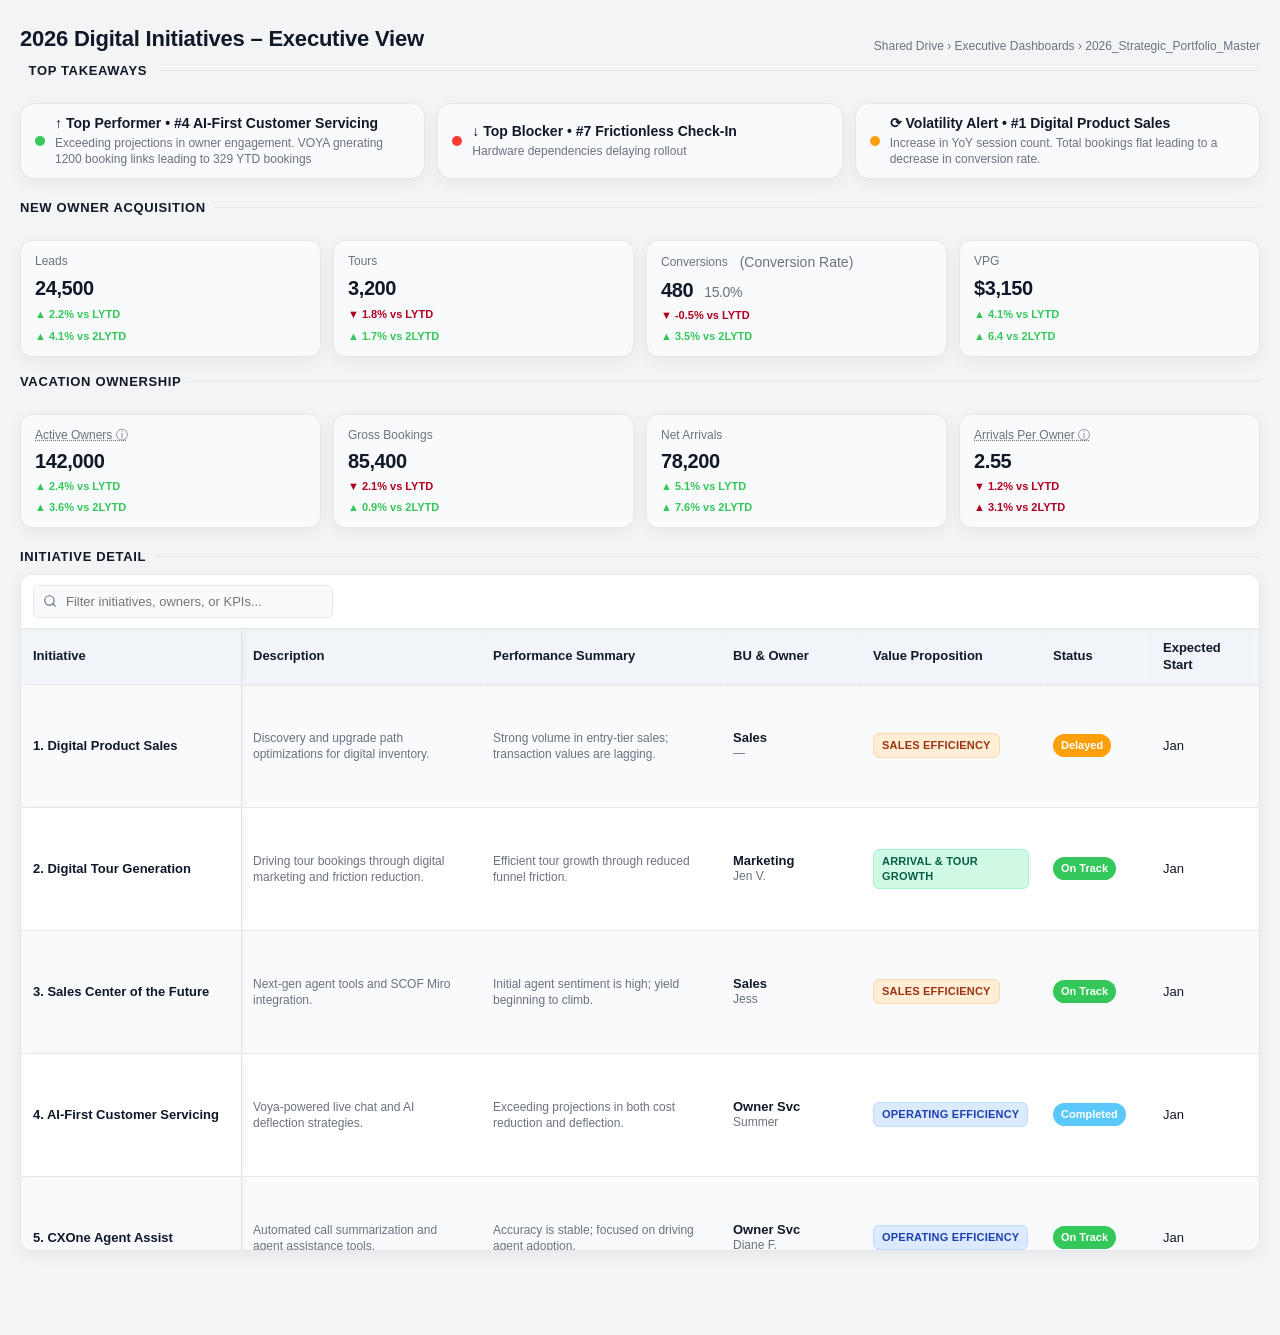
<file: docs/data/2026 Digital Portfolio Initiative Dashboard V0.2.html>
<!doctype html>
<html lang="en">
<head>
  <meta charset="utf-8" />
  <title>2026 Digital Initiatives – Executive Excel View</title>
  <meta name="viewport" content="width=device-width, initial-scale=1" />
  <style>
    /* ========================================
      CSS VARIABLES & THEME CONFIGURATION
      ========================================
    */
    :root {
      --bg: #F3F4F6;
      --surface: #F9FAFB;
      --text: #111827;
      --muted: #6B7280;
      --grid: #E5E7EB;
      --shadow: 0 4px 16px rgba(0, 0, 0, .06);
      
      /* Header Background */
      --header-bg: #F1F5F9; 

      /* Status Colors */
      --accent: #0A84FF;
      --ok: #34C759;
      --warn: #FF9F0A;
      --danger: #FF3B30;
      --done: #5AC8FA;
      
      /* Delta Colors */
      --pos: #0654B5;
      --neg: #B00020;
      
      /* Value Prop Colors */
      --vp-guest-bg: #F3E8FF; --vp-guest-text: #6B21A8; 
      --vp-ops-bg: #DBEAFE; --vp-ops-text: #1E40AF;   
      --vp-sales-bg: #FFEDD5; --vp-sales-text: #9A3412; 
      --vp-growth-bg: #D1FAE5; --vp-growth-text: #065F46;

      /* Fonts */
      --font-ui: -apple-system, BlinkMacSystemFont, "Segoe UI", Roboto, Helvetica, Arial, "Apple Color Emoji", "Segoe UI Emoji";
      --font-tabular: ui-monospace, SFMono-Regular, Menlo, Monaco, Consolas, "Liberation Mono", monospace;
      
      /* Dimensions */
      --spark-w: clamp(140px, 15vw, 240px);
      --spark-h: 24px;
    }

    /* ========================================
      GLOBAL RESET & LAYOUT
      ========================================
    */
    html, body {
      background: var(--bg);
      color: var(--text);
      margin: 0;
    }

    body {
      font-family: var(--font-ui);
      line-height: 1.35;
      display: flex;
      flex-direction: column;
      min-height: 100vh;
    }

    .wrap {
      width: 100%;
      max-width: 1800px;
      margin: 0 auto;
      padding: 24px 20px 60px; /* Added bottom padding for scroll clearance */
      display: flex;
      flex-direction: column;
      box-sizing: border-box;
    }

    /* ========================================
      HEADER & SIGNALS SECTIONS
      ========================================
    */
    header.page-title {
      display: grid;
      grid-template-columns: 1fr auto;
      align-items: end;
      gap: 12px;
      margin-bottom: 8px;
    }

    header.page-title h1 {
      margin: 0;
      font-weight: 700;
      letter-spacing: -0.01em;
      font-size: 22px;
    }

    header.page-title .path {
      color: var(--muted);
      font-size: 12px;
    }

    .signals {
      display: grid;
      grid-template-columns: repeat(3, 1fr);
      gap: 12px;
      margin: 16px 0 20px;
    }

    .chip {
      background: var(--surface);
      border: 1px solid var(--grid);
      border-radius: 14px;
      padding: 10px 14px;
      box-shadow: var(--shadow);
      display: grid;
      grid-template-columns: auto 1fr;
      gap: 10px;
      align-items: center;
    }

    .dot { width: 10px; height: 10px; border-radius: 50%; }
    .chip.top .dot { background: var(--ok); }
    .chip.block .dot { background: var(--danger); }
    .chip.vol .dot { background: var(--warn); }
    
    .chip h3 { margin: 0; font-size: 14px; }
    .chip p { margin: 2px 0 0; font-size: 12px; color: var(--muted); }

    /* ========================================
      KPI SUMMARY SECTION
      ========================================
    */
    .kpi-container {
      margin-bottom: 20px;
      display: flex;
      flex-direction: column;
      gap: 16px;
    }

    .kpi-row-header {
      font-size: 13px;
      font-weight: 700;
      color: var(--text);
      text-transform: uppercase;
      letter-spacing: 0.05em;
      margin-bottom: 8px;
      display: flex;
      align-items: center;
      gap: 8px;
    }

    .kpi-row-header::after {
      content: '';
      flex: 1;
      height: 1px;
      background: var(--grid);
    }

    .cards-row {
      display: grid;
      grid-template-columns: repeat(4, 1fr);
      gap: 12px;
    }

    .card {
      background: var(--surface);
      border: 1px solid var(--grid);
      border-radius: 12px;
      padding: 12px 14px;
      box-shadow: var(--shadow);
      display: flex;
      flex-direction: column;
      justify-content: space-between;
    }

    .card .label { 
      font-size: 12px; 
      color: var(--muted); 
      margin-bottom: 6px; 
      display: flex;
      align-items: center;
      gap: 6px;
    }
    
    .card .value { 
      font-size: 20px; 
      font-weight: 700; 
      letter-spacing: -0.02em; 
      font-variant-numeric: tabular-nums; 
      color: var(--text);
      line-height: 1.2;
    }

    .card .sub-value {
      font-size: 14px;
      font-weight: 500;
      color: var(--muted);
      margin-left: 6px;
    }
    
    /* Comparison / Trend Style */
    .card .comp {
      font-size: 11px;
      margin-top: 6px;
      font-weight: 600;
      display: flex;
      align-items: center;
      gap: 4px;
    }
    .comp.pos { color: var(--ok); }
    .comp.neg { color: var(--neg); }

    /* Tooltips */
    .has-tooltip {
      cursor: help;
      text-decoration: underline dotted var(--muted);
      position: relative;
    }

    .has-tooltip:hover::after {
      content: attr(data-tooltip);
      position: absolute;
      bottom: 100%;
      left: 0;
      transform: translateY(-8px);
      background: #1F2937;
      color: #fff;
      padding: 8px 12px;
      border-radius: 6px;
      font-size: 12px;
      line-height: 1.4;
      white-space: pre-wrap;
      width: 220px;
      z-index: 100;
      box-shadow: 0 10px 15px -3px rgba(0, 0, 0, 0.1);
      font-weight: 400;
      pointer-events: none;
    }

    /* Utilities */
    .text-ok { color: var(--ok); font-weight: 600; }
    .text-neg { color: var(--neg); font-weight: 600; }
    .delta.pos { color: var(--pos); font-weight: 600; }
    .delta.neg { color: var(--neg); font-weight: 600; }
    
    /* ========================================
      SEARCH FEATURE
      ========================================
    */
    .search-container {
      position: sticky;
      top: 0;
      left: 0;
      z-index: 30;
      background: #fff;
      padding: 10px 12px;
      border-bottom: 1px solid var(--grid);
      display: flex;
      align-items: center;
      box-shadow: 0 2px 4px rgba(0,0,0,0.02); 
    }
    
    .search-wrapper {
      position: relative;
      width: 300px;
    }
    
    .search-icon {
      position: absolute;
      left: 10px;
      top: 50%;
      transform: translateY(-50%);
      color: var(--muted);
      width: 14px;
      height: 14px;
      pointer-events: none;
    }
    
    #tableSearch {
      width: 100%;
      padding: 8px 12px 8px 32px;
      border: 1px solid var(--grid);
      border-radius: 6px;
      font-size: 13px;
      font-family: var(--font-ui);
      background: var(--surface);
      transition: all 0.2s ease;
      box-sizing: border-box;
    }
    
    #tableSearch:focus {
      outline: none;
      border-color: var(--accent);
      background: #fff;
      box-shadow: 0 0 0 3px rgba(10, 132, 255, 0.1);
    }

    tr.hidden { display: none; }

    /* ========================================
      MAIN DATA TABLE STYLES
      ========================================
    */
    .table-wrap {
      background: #fff;
      border: 1px solid var(--grid);
      border-radius: 12px;
      box-shadow: var(--shadow);
      
      /* SCROLL CONFIGURATION: 
         1. overflow: auto allows both X and Y scrolling within this box.
         2. max-height: 75vh ensures the box never grows larger than 75% of the screen.
            This forces the scrollbar to appear at the bottom of the viewport 
            even if the list is very long. 
      */
      overflow: auto;
      max-height: 75vh;
      
      margin-bottom: 24px;
      position: relative;
    }

    table {
      width: 100%;
      border-collapse: separate;
      border-spacing: 0;
      font-size: 13px;
      table-layout: fixed;
      min-width: 1600px; /* Forces horizontal scroll on smaller screens */
    }

    /* COLUMN WIDTHS */
    col.col-init { width: 220px; }
    col.col-desc { width: 240px; }
    col.col-perf { width: 240px; }
    col.col-owner { width: 140px; }
    col.col-value { width: 180px; } 
    col.col-status { width: 110px; }
    col.col-start { width: 100px; }
    col.col-astart { width: 100px; }
    col.col-expq { width: 120px; }
    col.col-acomp { width: 120px; }
    col.col-cost { width: 100px; }
    col.col-roi { width: 100px; }
    col.col-actroi { width: 100px; }
    col.col-kpi { width: 140px; }
    col.col-actual { width: 90px; }
    col.col-proj { width: 90px; }
    col.col-goal { width: 90px; }
    col.col-delta { width: 100px; }
    col.col-kpiCharts { width: 200px; }

    /* Table Header Styling */
    thead th {
      position: sticky;
      /* Top offset accounts for the search bar height (approx 53px) */
      top: 53px; 
      background: var(--header-bg); 
      z-index: 20;
      text-align: left;
      padding: 10px 12px;
      border-bottom: 1px solid var(--grid);
      font-weight: 600;
      box-shadow: 0 1px 2px rgba(0,0,0,0.05);
    }

    tbody td {
      border-bottom: 1px solid var(--grid);
      padding: 8px 12px;
      vertical-align: middle;
    }

    /* ZEBRA STRIPING */
    tbody tr:nth-child(6n+1), tbody tr:nth-child(6n+2), tbody tr:nth-child(6n+3) { background-color: #F8FAFC; }
    tbody tr:nth-child(6n+1) .sticky, tbody tr:nth-child(6n+2) .sticky, tbody tr:nth-child(6n+3) .sticky { background-color: #F8FAFC; }
    tbody tr:nth-child(6n+4) .sticky, tbody tr:nth-child(6n+5) .sticky, tbody tr:nth-child(6n+6) .sticky { background-color: #FFFFFF; }

    /* STICKY COLUMN (LEFT) */
    th.sticky, td.sticky {
      position: sticky;
      left: 0;
      z-index: 15; /* Higher than normal cells, lower than Thead */
      background: inherit; 
      box-shadow: 4px 0 8px -2px rgba(0,0,0,0.05), 1px 0 0 var(--grid);
      border-right: 1px solid transparent; 
    }
    
    /* Sticky Corner (Top Left) needs highest Z-index */
    thead th.sticky {
      z-index: 25;
      background: var(--header-bg);
    }

    /* Alignment & Cells */
    td.center { text-align: center; }
    td.right { text-align: right; font-variant-numeric: tabular-nums; font-family: var(--font-tabular); }

    .status { display: inline-block; padding: 4px 8px; border-radius: 999px; font-size: 11px; font-weight: 600; }
    .status.on { color: #fff; background: var(--ok); }
    .status.delay { color: #fff; background: var(--warn); }
    .status.done { color: #fff; background: var(--done); }
    .status.block { color: #fff; background: var(--danger); }

    .vp-pill { display: inline-block; padding: 4px 8px; border-radius: 6px; font-size: 11px; font-weight: 600; text-transform: uppercase; letter-spacing: 0.02em; }
    .vp-pill.guest { background: var(--vp-guest-bg); color: var(--vp-guest-text); border: 1px solid #E9D5FF; }
    .vp-pill.ops { background: var(--vp-ops-bg); color: var(--vp-ops-text); border: 1px solid #BFDBFE; }
    .vp-pill.sales { background: var(--vp-sales-bg); color: var(--vp-sales-text); border: 1px solid #FED7AA; }
    .vp-pill.growth { background: var(--vp-growth-bg); color: var(--vp-growth-text); border: 1px solid #A7F3D0; }

    .bu-cell { display: flex; flex-direction: column; line-height: 1.25; }
    .bu-text { font-weight: 700; font-size: 13px; color: var(--text); }
    .owner-text { font-size: 12px; color: var(--muted); }
    
    .cost-shared { background: #FFFBEB; color: #92400E; font-weight: 600; border-left: 3px solid #F59E0B; }

    td.kpi { color: #0F172A; font-weight: 600; }
    td.rowhead { font-weight: 700; color: #0F172A; }
    td.desc, td.perf { color: var(--muted); font-size: 12px; }

    /* Sparklines */
    .spark-cell { display: flex; align-items: center; height: 100%; }
    .spark { width: 100%; height: var(--spark-h); display: flex; align-items: center; }
    svg.sparkline { width: 100%; height: var(--spark-h); }
    .spark .label { margin-left: 8px; font-size: 11px; color: var(--muted); white-space: nowrap; min-width: 40px; }

    @media (max-width: 980px) {
      .signals { grid-template-columns: 1fr; }
      .cards-row { grid-template-columns: repeat(2, 1fr); }
    }
  </style>
  <script>
    function renderSparkline(cell) {
      const raw = (cell.getAttribute('data-series') || '').split(',').map(n => parseFloat(n.trim())).filter(n => !isNaN(n));
      if (raw.length < 2) return;
      const styles = getComputedStyle(cell);
      const w = 180; const h = 24;
      const min = Math.min(...raw); const max = Math.max(...raw); const xStep = w / (raw.length - 1);
      const pts = raw.map((v, i) => {
        const x = i * xStep;
        const padding = 2;
        const availableH = h - (padding * 2);
        const y = (h - padding) - ((v - min) / (max - min || 1)) * availableH;
        return `${x.toFixed(2)},${y.toFixed(2)}`;
      }).join(' ');
      const svg = document.createElementNS('http://www.w3.org/2000/svg', 'svg');
      svg.setAttribute('class', 'sparkline');
      svg.setAttribute('viewBox', `0 0 ${w} ${h}`);
      svg.setAttribute('preserveAspectRatio', 'none'); 
      const poly = document.createElementNS('http://www.w3.org/2000/svg', 'polyline');
      poly.setAttribute('fill', 'none');
      poly.setAttribute('stroke', getComputedStyle(document.documentElement).getPropertyValue('--accent').trim());
      poly.setAttribute('stroke-width', '2');
      poly.setAttribute('points', pts);
      svg.appendChild(poly);
      cell.innerHTML = '';
      cell.appendChild(svg);
      const last = raw[raw.length - 1]; const first = raw[0]; const dir = last - first;
      const label = document.createElement('span');
      label.className = 'label';
      label.textContent = (dir > 0 ? '▲ ' : dir < 0 ? '▼ ' : '■ ') + last.toString();
      cell.appendChild(label);
    }
    function renderAllSparklines() { document.querySelectorAll('.spark').forEach(renderSparkline); }
    function initSearch() {
      const searchInput = document.getElementById('tableSearch');
      if(!searchInput) return;
      searchInput.addEventListener('keyup', function(e) {
        const term = e.target.value.toLowerCase();
        const tbody = document.querySelector('table tbody');
        const rows = Array.from(tbody.getElementsByTagName('tr'));
        for (let i = 0; i < rows.length; i += 3) {
          const group = rows.slice(i, i + 3);
          if (group.length === 0) continue;
          const groupText = group.map(row => row.textContent).join(' ').toLowerCase();
          const isMatch = groupText.includes(term);
          group.forEach(row => { if (isMatch) row.classList.remove('hidden'); else row.classList.add('hidden'); });
        }
      });
    }
    window.addEventListener('DOMContentLoaded', () => { renderAllSparklines(); initSearch(); });
    window.addEventListener('resize', renderAllSparklines);
  </script>
</head>
<body>
  <div class="wrap">
    <header class="page-title">
      <h1>2026 Digital Initiatives – Executive View &nbsp;</h1>
      <div class="path">Shared Drive › Executive Dashboards › 2026_Strategic_Portfolio_Master</div>
    </header>
<div class="kpi-row-header">&nbsp; Top Takeaways&nbsp;</div>
    <section class="signals" aria-label="Portfolio signals">
      <div class="chip top">
        <span class="dot"></span>
        <div>
          <h3>↑ Top Performer • #4 AI‑First Customer Servicing</h3>
          <p>Exceeding projections in owner engagement. VOYA gnerating 1200 booking links leading to 329 YTD bookings</p>
        </div>
      </div>
      <div class="chip block">
        <span class="dot"></span>
        <div>
          <h3>↓ Top Blocker • #7 Frictionless Check‑In</h3>
          <p>Hardware dependencies delaying rollout</p>
        </div>
      </div>
      <div class="chip vol">
        <span class="dot"></span>
        <div>
          <h3>⟳ Volatility Alert • #1 Digital Product Sales</h3>
          <p>Increase in YoY session count. Total bookings flat leading to a decrease in conversion rate.</p>
        </div>
      </div>
    </section>

    <section class="kpi-container" aria-label="KPI Dashboards">
      
      <div class="kpi-row-header">New Owner Acquisition</div>
      <div class="cards-row">
        <div class="card">
          <div class="label">Leads</div>
          <div class="value">24,500</div>
          <div class="comp pos">▲ 2.2% vs LYTD</div>
		  <div class="comp pos">▲ 4.1% vs 2LYTD</div>
        </div>
        <div class="card">
          <div class="label">Tours</div>
          <div class="value">3,200</div>
          <div class="comp neg">▼ 1.8% vs LYTD</div>
		  <div class="comp pos">▲ 1.7% vs 2LYTD</div>
        </div>
        <div class="card">
          <div class="label">Conversions <span class="sub-value">(Conversion Rate)</span></div>
          <div class="value">480 <span class="sub-value text-ok">15.0%</span></div>
          <div class="comp neg">▼ -0.5% vs LYTD</div>
		  <div class="comp pos">▲ 3.5% vs 2LYTD</div>
        </div>
        <div class="card">
          <div class="label">VPG</div>
          <div class="value">$3,150</div>
          <div class="comp pos">▲ 4.1% vs LYTD</div>
		  <div class="comp pos">▲ 6.4 vs 2LYTD </div>
      </div>
	  </div>

      <div class="kpi-row-header">Vacation Ownership</div>
      <div class="cards-row">
        <div class="card">
          <div class="label has-tooltip" data-tooltip="Count of Membership Numbers who actively stayed on property in the past rolling 12 months">
            Active Owners ⓘ
          </div>
          <div class="value">142,000</div>
          <div class="comp pos">▲ 2.4% vs LYTD</div>
		  <div class="comp pos">▲ 3.6% vs 2LYTD</div>
        </div>
        <div class="card">
           <div class="label">Gross Bookings</div>
           <div class="value">85,400</div>
           <div class="comp neg">▼ 2.1% vs LYTD</div>
		   <div class="comp pos">▲ 0.9% vs 2LYTD</div>
        </div>
        <div class="card">
           <div class="label">Net Arrivals</div>
           <div class="value">78,200</div>
           <div class="comp pos">▲ 5.1% vs LYTD</div>
		   <div class="comp pos">▲ 7.6% vs 2LYTD</div>
        </div>
        <div class="card">
          <div class="label has-tooltip" data-tooltip="Arrivals divided by active owners">
            Arrivals Per Owner ⓘ
          </div>
          <div class="value">2.55</div>
          <div class="comp neg">▼ 1.2% vs LYTD</div>
		  <div class="comp neg">▲ 3.1% vs 2LYTD</div>
        </div>
      </div>
	   

    </section>
<div class="kpi-row-header">Initiative Detail</div>
    <div class="table-wrap" role="region" aria-label="Initiatives table">
      <div class="search-container">
        <div class="search-wrapper">
          <svg class="search-icon" xmlns="http://www.w3.org/2000/svg" viewBox="0 0 24 24" fill="none" stroke="currentColor" stroke-width="2" stroke-linecap="round" stroke-linejoin="round">
            <circle cx="11" cy="11" r="8"></circle>
            <line x1="21" y1="21" x2="16.65" y2="16.65"></line>
          </svg>
          <input type="text" id="tableSearch" placeholder="Filter initiatives, owners, or KPIs..." aria-label="Search Table">
        </div>
      </div>

      <table>
        <colgroup>
          <col class="col-init">  <col class="col-desc">  <col class="col-perf">  <col class="col-owner"> <col class="col-value"> <col class="col-status"><col class="col-start"><col class="col-astart"><col class="col-expq"><col class="col-acomp"> <col class="col-cost"><col class="col-roi"><col class="col-actroi"> <col class="col-kpi">
          <col class="col-actual"><col class="col-proj"><col class="col-goal"><col class="col-delta">
          <col class="col-kpiCharts">
        </colgroup>
        <thead>
          <tr>
            <th class="sticky">Initiative</th>
            <th>Description</th><th>Performance Summary</th>
            <th>BU &amp; Owner</th>
            <th>Value Proposition</th>
            <th>Status</th>
            <th>Expected Start</th><th>Actual Start</th><th>Expected Completion</th><th>Actual Completion</th>
            <th class="center">Earmark ($M)</th><th class="center">Est. ROI</th><th class="center">Act. ROI</th>
            <th>Initiative KPIs</th><th class="center">Actual</th><th class="center">Proj</th><th class="center">Goal</th><th class="right">Δ vs Goal</th><th>Trend</th>
          </tr>
        </thead>
        <tbody>
          
          <tr>
            <td class="rowhead sticky" rowspan="3">1. Digital Product Sales</td>
            
            <td class="desc" rowspan="3">Discovery and upgrade path optimizations for digital inventory.</td>
            <td class="perf" rowspan="3">Strong volume in entry‑tier sales; transaction values are lagging.</td>

            <td rowspan="3">
              <div class="bu-cell">
                <span class="bu-text">Sales</span>
                <span class="owner-text">—</span>
              </div>
            </td>
            <td rowspan="3"><span class="vp-pill sales">Sales Efficiency</span></td>
            <td rowspan="3"><span class="status delay">Delayed</span></td>
            <td rowspan="3">Jan</td><td rowspan="3">—</td><td rowspan="3">—</td><td rowspan="3">—</td>
            
            <td class="center rowhead" rowspan="3">0.25</td>
            <td class="center" rowspan="3"></td>
            <td class="center" rowspan="3"></td>

            <td class="kpi">Conv Rate</td>
            <td class="center text-neg">8.2%</td><td class="center text-neg">8.0%</td><td class="center">8.5%</td>
            <td class="right delta neg">−0.3%</td>
            <td><div class="spark" data-series="8.1,8.3,8.2,8.6"></div></td>
          </tr>
          <tr>
            <td class="kpi">Avg Value</td>
            <td class="center text-neg">$390</td><td class="center text-neg">$425</td><td class="center">$450</td>
            <td class="right delta neg">−$60</td>
            <td><div class="spark" data-series="420,415,410,390"></div></td>
          </tr>
          <tr>
            <td class="kpi">Velocity</td>
            <td class="center text-neg">13d</td><td class="center text-neg">14d</td><td class="center">12d</td>
            <td class="right delta neg">+1d</td>
            <td><div class="spark" data-series="13,13,14,13"></div></td>
          </tr>

          <tr>
            <td class="rowhead sticky" rowspan="3">2. Digital Tour Generation</td>
            <td class="desc" rowspan="3">Driving tour bookings through digital marketing and friction reduction.</td>
            <td class="perf" rowspan="3">Efficient tour growth through reduced funnel friction.</td>

            <td rowspan="3">
              <div class="bu-cell">
                <span class="bu-text">Marketing</span>
                <span class="owner-text">Jen V.</span>
              </div>
            </td>
            <td rowspan="3"><span class="vp-pill growth">Arrival &amp; Tour Growth</span></td>
            <td rowspan="3"><span class="status on">On Track</span></td>
            <td rowspan="3">Jan</td><td rowspan="3">—</td><td rowspan="3">—</td><td rowspan="3">—</td>
            
            <td class="center rowhead" rowspan="3">1.75</td>
            <td class="center" rowspan="3"></td>
            <td class="center" rowspan="3"></td>

            <td class="kpi">Pkg Conv</td>
            <td class="center text-ok">4.1%</td><td class="center text-neg">3.8%</td><td class="center">4.0%</td>
            <td class="right delta pos">+0.1%</td>
            <td><div class="spark" data-series="3.7,3.8,4.0,4.1"></div></td>
          </tr>
          <tr>
            <td class="kpi">Tours</td>
            <td class="center text-neg">1,150</td><td class="center text-neg">1,000</td><td class="center">1,200</td>
            <td class="right delta neg">−50</td>
            <td><div class="spark" data-series="980,1050,1100,1150"></div></td>
          </tr>
          <tr>
            <td class="kpi">Friction</td>
            <td class="center text-ok">−22%</td><td class="center text-neg">−15%</td><td class="center">−20%</td>
            <td class="right delta pos">−2%</td>
            <td><div class="spark" data-series="-10,-14,-18,-22"></div></td>
          </tr>

          <tr>
            <td class="rowhead sticky" rowspan="3">3. Sales Center of the Future</td>
            <td class="desc" rowspan="3">Next‑gen agent tools and SCOF Miro integration.</td>
            <td class="perf" rowspan="3">Initial agent sentiment is high; yield beginning to climb.</td>

            <td rowspan="3">
              <div class="bu-cell">
                <span class="bu-text">Sales</span>
                <span class="owner-text">Jess</span>
              </div>
            </td>
            <td rowspan="3"><span class="vp-pill sales">Sales Efficiency</span></td>
            <td rowspan="3"><span class="status on">On Track</span></td>
            <td rowspan="3">Jan</td><td rowspan="3">—</td><td rowspan="3">—</td><td rowspan="3">—</td>
            
            <td class="center rowhead" rowspan="3">3.65</td>
            <td class="center" rowspan="3"></td>
            <td class="center" rowspan="3"></td>

            <td class="kpi">Lead Conv</td>
            <td class="center text-neg">14%</td><td class="center text-neg">14%</td><td class="center">15%</td>
            <td class="right delta neg">−1%</td>
            <td><div class="spark" data-series="13.8,14.0,14.0,14.0"></div></td>
          </tr>
          <tr>
            <td class="kpi">Agent Yield</td>
            <td class="center text-neg">+10%</td><td class="center text-neg">+10%</td><td class="center">+12%</td>
            <td class="right delta neg">−2%</td>
            <td><div class="spark" data-series="8,9,10,10"></div></td>
          </tr>
          <tr>
            <td class="kpi">Miro Adopt</td>
            <td class="center text-neg">92%</td><td class="center text-neg">90%</td><td class="center">95%</td>
            <td class="right delta neg">−3%</td>
            <td><div class="spark" data-series="88,90,91,92"></div></td>
          </tr>

          <tr>
            <td class="rowhead sticky" rowspan="3">4. AI‑First Customer Servicing</td>
            <td class="desc" rowspan="3">Voya‑powered live chat and AI deflection strategies.</td>
            <td class="perf" rowspan="3">Exceeding projections in both cost reduction and deflection.</td>

            <td rowspan="3">
              <div class="bu-cell">
                <span class="bu-text">Owner Svc</span>
                <span class="owner-text">Summer</span>
              </div>
            </td>
            <td rowspan="3"><span class="vp-pill ops">Operating Efficiency</span></td>
            <td rowspan="3"><span class="status done">Completed</span></td>
            <td rowspan="3">Jan</td><td rowspan="3">—</td><td rowspan="3">—</td><td rowspan="3">—</td>
            
            <td class="center rowhead" rowspan="3">1.90</td>
            <td class="center" rowspan="3"></td>
            <td class="center" rowspan="3"></td>

            <td class="kpi">Deflection</td>
            <td class="center text-ok">42%</td><td class="center text-ok">35%</td><td class="center">30%</td>
            <td class="right delta pos">+12%</td>
            <td><div class="spark" data-series="28,32,38,42"></div></td>
          </tr>
          <tr>
            <td class="kpi">CSAT</td>
            <td class="center text-ok">4.6</td><td class="center text-neg">4.2</td><td class="center">4.5</td>
            <td class="right delta pos">+0.1</td>
            <td><div class="spark" data-series="4.2,4.3,4.4,4.6"></div></td>
          </tr>
          <tr>
            <td class="kpi">Cost/Chat</td>
            <td class="center text-ok">$1.25</td><td class="center text-ok">$1.40</td><td class="center">$1.50</td>
            <td class="right delta pos">−$0.25</td>
            <td><div class="spark" data-series="1.45,1.40,1.35,1.25"></div></td>
          </tr>

          <tr>
            <td class="rowhead sticky" rowspan="3">5. CXOne Agent Assist</td>
            <td class="desc" rowspan="3">Automated call summarization and agent assistance tools.</td>
            <td class="perf" rowspan="3">Accuracy is stable; focused on driving agent adoption.</td>

            <td rowspan="3">
              <div class="bu-cell">
                <span class="bu-text">Owner Svc</span>
                <span class="owner-text">Diane F.</span>
              </div>
            </td>
            <td rowspan="3"><span class="vp-pill ops">Operating Efficiency</span></td>
            <td rowspan="3"><span class="status on">On Track</span></td>
            <td rowspan="3">Jan</td><td rowspan="3">—</td><td rowspan="3">—</td><td rowspan="3">—</td>
            
            <td class="center rowhead" rowspan="3">0.60</td>
            <td class="center" rowspan="3"></td>
            <td class="center" rowspan="3"></td>

            <td class="kpi">Summary Acc</td>
            <td class="center text-neg">91%</td><td class="center text-neg">92%</td><td class="center">95%</td>
            <td class="right delta neg">−4%</td>
            <td><div class="spark" data-series="90,91,91,91"></div></td>
          </tr>
          <tr>
            <td class="kpi">ACW Reduction</td>
            <td class="center text-neg">−28s</td><td class="center text-neg">−30s</td><td class="center">−45s</td>
            <td class="right delta neg">+17s</td>
            <td><div class="spark" data-series="-20,-24,-26,-28"></div></td>
          </tr>
          <tr>
            <td class="kpi">Adoption</td>
            <td class="center text-neg">88%</td><td class="center text-neg">85%</td><td class="center">90%</td>
            <td class="right delta neg">−2%</td>
            <td><div class="spark" data-series="84,86,87,88"></div></td>
          </tr>

          <tr>
            <td class="rowhead sticky" rowspan="3">6. Onsite Digital Exp</td>
            <td class="desc" rowspan="3">On‑resort digital engagement and non‑owner lead generation.</td>
            <td class="perf" rowspan="3">Effective non‑owner lead capture at top‑tier resorts.</td>

            <td rowspan="3">
              <div class="bu-cell">
                <span class="bu-text">Club Mgmt</span>
                <span class="owner-text">Summer</span>
              </div>
            </td>
            <td rowspan="3"><span class="vp-pill growth">Arrival &amp; Tour Growth</span></td>
            <td rowspan="3"><span class="status on">On Track</span></td>
            <td rowspan="3">Jan</td><td rowspan="3">—</td><td rowspan="3">—</td><td rowspan="3">—</td>
            
            <td class="center cost-shared" rowspan="9">3.70<br><span style="font-size:10px; opacity:0.7">(Bundle)</span></td>
            
            <td class="center" rowspan="3"></td>
            <td class="center" rowspan="3"></td>

            <td class="kpi">Non‑Owner Ld</td>
            <td class="center text-ok">12%</td><td class="center text-neg">10%</td><td class="center">12%</td>
            <td class="right">0%</td>
            <td><div class="spark" data-series="9,10,11,12"></div></td>
          </tr>
          <tr>
            <td class="kpi">Activation</td>
            <td class="center text-ok">65%</td><td class="center text-neg">60%</td><td class="center">65%</td>
            <td class="right">0%</td>
            <td><div class="spark" data-series="59,61,63,65"></div></td>
          </tr>
          <tr>
            <td class="kpi">Engagement</td>
            <td class="center text-neg">4.2</td><td class="center text-neg">4.0</td><td class="center">4.5</td>
            <td class="right delta neg">−0.3</td>
            <td><div class="spark" data-series="4.0,4.1,4.2,4.2"></div></td>
          </tr>

          <tr>
            <td class="rowhead sticky" rowspan="3">7. Frictionless Check‑In</td>
            <td class="desc" rowspan="3">Digital‑first check‑in/out to reduce front‑desk friction.</td>
            <td class="perf" rowspan="3">Status critical; hardware dependencies delaying rollout.</td>

            <td rowspan="3">
              <div class="bu-cell">
                <span class="bu-text">Club Mgmt</span>
                <span class="owner-text">—</span>
              </div>
            </td>
            <td rowspan="3"><span class="vp-pill guest">Guest Experience</span></td>
            <td rowspan="3"><span class="status delay">Delayed</span></td>
            <td rowspan="3">TBD</td><td rowspan="3">TBD</td><td rowspan="3">—</td><td rowspan="3">—</td>
            
            <td class="center" rowspan="3"></td>
            <td class="center" rowspan="3"></td>

            <td class="kpi">Adoption</td>
            <td class="center text-neg">15%</td><td class="center text-neg">40%</td><td class="center">65%</td>
            <td class="right delta neg">−50%</td>
            <td><div class="spark" data-series="12,14,15,15"></div></td>
          </tr>
          <tr>
            <td class="kpi">Check‑In Time</td>
            <td class="center text-neg">6.5m</td><td class="center text-neg">4.0m</td><td class="center">2.0m</td>
            <td class="right delta neg">+4.5m</td>
            <td><div class="spark" data-series="5.5,6.0,6.2,6.5"></div></td>
          </tr>
          <tr>
            <td class="kpi">Arrival CSAT</td>
            <td class="center text-neg">3.8</td><td class="center text-neg">4.2</td><td class="center">4.5</td>
            <td class="right delta neg">−0.7</td>
            <td><div class="spark" data-series="4.1,4.0,3.9,3.8"></div></td>
          </tr>

          <tr>
            <td class="rowhead sticky" rowspan="3">8. Smarter Personalized Booking</td>
            <td class="desc" rowspan="3">AI‑driven recommendation engine for personalized stays.</td>
            <td class="perf" rowspan="3">Recommendations are driving incremental booking conversion.</td>

            <td rowspan="3">
              <div class="bu-cell">
                <span class="bu-text">Club Mgmt</span>
                <span class="owner-text">—</span>
              </div>
            </td>
            <td rowspan="3"><span class="vp-pill guest">Guest Experience</span></td>
            <td rowspan="3"><span class="status on">On Track</span></td>
            <td rowspan="3">Jan</td><td rowspan="3">—</td><td rowspan="3">—</td><td rowspan="3">—</td>
            
            <td class="center" rowspan="3"></td>
            <td class="center" rowspan="3"></td>

            <td class="kpi">Booking Conv</td>
            <td class="center text-neg">7.8%</td><td class="center text-neg">7.5%</td><td class="center">8.0%</td>
            <td class="right delta neg">−0.2%</td>
            <td><div class="spark" data-series="7.5,7.6,7.7,7.8"></div></td>
          </tr>
          <tr>
            <td class="kpi">Rec CTR</td>
            <td class="center text-ok">18%</td><td class="center text-neg">12%</td><td class="center">15%</td>
            <td class="right delta pos">+3%</td>
            <td><div class="spark" data-series="11,14,16,18"></div></td>
          </tr>
          <tr>
            <td class="kpi">Pers Lift</td>
            <td class="center text-neg">+19%</td><td class="center text-neg">+15%</td><td class="center">+20%</td>
            <td class="right delta neg">−1%</td>
            <td><div class="spark" data-series="14,16,18,19"></div></td>
          </tr>

          <tr>
            <td class="rowhead sticky" rowspan="3">9. Multi‑Channel Digital</td>
            <td class="desc" rowspan="3">Expanding feature parity across web and mobile applications.</td>
            <td class="perf" rowspan="3">Development on track for April launch; app migration is priority.</td>

            <td rowspan="3">
              <div class="bu-cell">
                <span class="bu-text">Club Mgmt</span>
                <span class="owner-text">—</span>
              </div>
            </td>
            <td rowspan="3"><span class="vp-pill ops">Operating Efficiency</span></td>
            <td rowspan="3"><span class="status on">On Track</span></td>
            <td rowspan="3">April</td><td rowspan="3">—</td><td rowspan="3">—</td><td rowspan="3">—</td>
            
            <td class="center rowhead" rowspan="3">1.50</td>
            <td class="center" rowspan="3"></td>
            <td class="center" rowspan="3"></td>

            <td class="kpi">Mobile Mix</td>
            <td class="center text-neg">28%</td><td class="center text-neg">30%</td><td class="center">35%</td>
            <td class="right delta neg">−7%</td>
            <td><div class="spark" data-series="26,27,27,28"></div></td>
          </tr>
          <tr>
            <td class="kpi">Retention</td>
            <td class="center text-neg">42%</td><td class="center text-neg">42%</td><td class="center">45%</td>
            <td class="right delta neg">−3%</td>
            <td><div class="spark" data-series="41,41,42,42"></div></td>
          </tr>
          <tr>
            <td class="kpi">Parity</td>
            <td class="center text-neg">85%</td><td class="center text-neg">95%</td><td class="center">100%</td>
            <td class="right delta neg">−15%</td>
            <td><div class="spark" data-series="80,82,84,85"></div></td>
          </tr>

          <tr>
            <td class="rowhead sticky" rowspan="3">10. Platform Modernization</td>
            <td class="desc" rowspan="3">Infrastructure upgrades and cloud cost optimizations.</td>
            <td class="perf" rowspan="3">Early efficiency gains are exceeding year‑end targets.</td>

            <td rowspan="3">
              <div class="bu-cell">
                <span class="bu-text">Platform</span>
                <span class="owner-text">—</span>
              </div>
            </td>
            <td rowspan="3"><span class="vp-pill ops">Operating Efficiency</span></td>
            <td rowspan="3"><span class="status done">Completed</span></td>
            <td rowspan="3">April</td><td rowspan="3">—</td><td rowspan="3">—</td><td rowspan="3">—</td>
            
            <td class="center rowhead" rowspan="3">3.35</td>
            <td class="center" rowspan="3"></td>
            <td class="center" rowspan="3"></td>

            <td class="kpi">Uptime</td>
            <td class="center text-ok">99.9%</td><td class="center text-ok">99.9%</td><td class="center">99.9%</td>
            <td class="right">0%</td>
            <td><div class="spark" data-series="99.9,99.9,99.9,99.9"></div></td>
          </tr>
          <tr>
            <td class="kpi">Latency</td>
            <td class="center text-ok">195ms</td><td class="center text-neg">215ms</td><td class="center">200ms</td>
            <td class="right delta pos">−5ms</td>
            <td><div class="spark" data-series="210,205,200,195"></div></td>
          </tr>
          <tr>
            <td class="kpi">Efficiency</td>
            <td class="center text-ok">−16%</td><td class="center text-neg">−12%</td><td class="center">−15%</td>
            <td class="right delta pos">−1%</td>
            <td><div class="spark" data-series="-10,-12,-14,-16"></div></td>
          </tr>

          <tr>
            <td class="rowhead sticky" rowspan="3">11. Data Marketplace</td>
            <td class="desc" rowspan="3">Centralized platform for internal data discovery and access.</td>
            <td class="perf" rowspan="3">Infrastructure build‑out in progress for July go‑live.</td>

            <td rowspan="3">
              <div class="bu-cell">
                <span class="bu-text">Data</span>
                <span class="owner-text">—</span>
              </div>
            </td>
            <td rowspan="3"><span class="vp-pill ops">Operating Efficiency</span></td>
            <td rowspan="3"><span class="status delay">Delayed</span></td>
            <td rowspan="3">July</td><td rowspan="3">—</td><td rowspan="3">—</td><td rowspan="3">—</td>
            
            <td class="center rowhead" rowspan="3">0.30</td>
            <td class="center" rowspan="3"></td>
            <td class="center" rowspan="3"></td>

            <td class="kpi">Speed</td>
            <td class="center text-neg">−40%</td><td class="center text-neg">−35%</td><td class="center">−50%</td>
            <td class="right delta neg">+10%</td>
            <td><div class="spark" data-series="-30,-35,-38,-40"></div></td>
          </tr>
          <tr>
            <td class="kpi">MAU</td>
            <td class="center text-neg">450</td><td class="center text-neg">400</td><td class="center">500</td>
            <td class="right delta neg">−50</td>
            <td><div class="spark" data-series="380,410,430,450"></div></td>
          </tr>
          <tr>
            <td class="kpi">Discovery</td>
            <td class="center text-neg">−35%</td><td class="center text-neg">−30%</td><td class="center">−45%</td>
            <td class="right delta neg">+10%</td>
            <td><div class="spark" data-series="-28,-30,-33,-35"></div></td>
          </tr>

          <tr>
            <td class="rowhead sticky" rowspan="3">12. Value Stream Data</td>
            <td class="desc" rowspan="3">Enterprise‑wide data accuracy and insight velocity.</td>
            <td class="perf" rowspan="3">Accuracy is meeting high standards; focused on time‑to‑insight.</td>

            <td rowspan="3">
              <div class="bu-cell">
                <span class="bu-text">Data</span>
                <span class="owner-text">—</span>
              </div>
            </td>
            <td rowspan="3"><span class="vp-pill ops">Operating Efficiency</span></td>
            <td rowspan="3"><span class="status done">Completed</span></td>
            <td rowspan="3">Jan</td><td rowspan="3">—</td><td rowspan="3">—</td><td rowspan="3">—</td>
            
            <td class="center rowhead" rowspan="3">2.00</td>
            <td class="center" rowspan="3"></td>
            <td class="center" rowspan="3"></td>

            <td class="kpi">Accuracy</td>
            <td class="center text-neg">97.5%</td><td class="center text-neg">96%</td><td class="center">98%</td>
            <td class="right delta neg">−0.5%</td>
            <td><div class="spark" data-series="96.5,97.0,97.2,97.5"></div></td>
          </tr>
          <tr>
            <td class="kpi">Insight Vel</td>
            <td class="center text-neg">2.5d</td><td class="center text-neg">3.0d</td><td class="center">2.0d</td>
            <td class="right delta neg">+0.5d</td>
            <td><div class="spark" data-series="3.2,2.9,2.7,2.5"></div></td>
          </tr>
          <tr>
            <td class="kpi">Value Realized</td>
            <td class="center text-neg">$2.1M</td><td class="center text-neg">$2.0M</td><td class="center">$2.5M</td>
            <td class="right delta neg">−$0.4M</td>
            <td><div class="spark" data-series="1.8,1.9,2.0,2.1"></div></td>
          </tr>
        </tbody>
      </table>
    </div>
  </div>
</body>
</html>
</file>
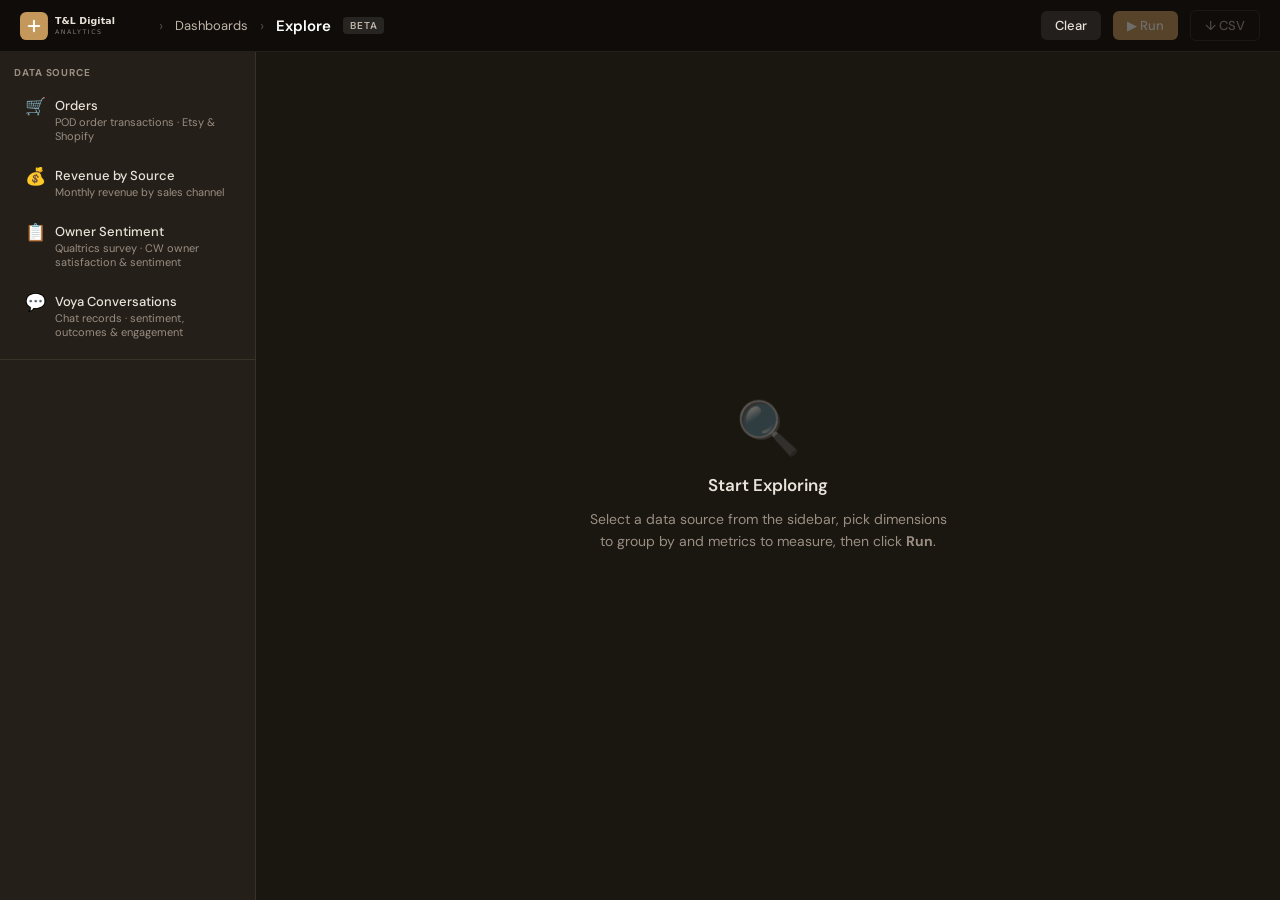
<file: docs/explore/explore.html>
<!DOCTYPE html>
<html lang="en" data-theme="dark">
<head>
<meta charset="UTF-8"/>
<meta name="viewport" content="width=device-width, initial-scale=1.0"/>
<title>Explore · T&amp;L Digital POD</title>
<script src="../js/theme.js"></script>
<script src="../js/config.js"></script>
<script src="../js/datasets.js"></script>
<link rel="stylesheet" href="../css/design-system.css"/>
<link href="https://fonts.googleapis.com/css2?family=DM+Sans:wght@300;400;500;600&family=JetBrains+Mono:wght@400;500&display=swap" rel="stylesheet"/>
<style>
/* ── RESET ── */
*, *::before, *::after { box-sizing: border-box; margin: 0; padding: 0; }
button { font-family: var(--font-ui); cursor: pointer; }

/* ── PAGE SHELL ── */
body {
  font-family: var(--font-ui);
  background: var(--bg);
  color: var(--text);
  display: flex;
  flex-direction: column;
  height: 100vh;
  overflow: hidden;
}

/* ── TOP BAR ── */
.topbar {
  background: var(--header-bg);
  height: 52px;
  padding: 0 20px;
  display: flex;
  align-items: center;
  gap: 12px;
  flex-shrink: 0;
  border-bottom: 1px solid rgba(255,255,255,.08);
  z-index: 200;
}
.topbar-back {
  color: var(--sb-text-2);
  text-decoration: none;
  font-size: 13px;
  display: flex;
  align-items: center;
  gap: 5px;
  white-space: nowrap;
  transition: color .12s;
}
.topbar-back:hover { color: #fff; }
.topbar-sep { color: rgba(255,255,255,.25); font-size: 15px; }
.topbar-title { color: #fff; font-weight: 600; font-size: 15px; }
.topbar-badge {
  background: rgba(255,255,255,.1);
  color: var(--sb-text-2);
  font-size: 10px;
  font-weight: 600;
  text-transform: uppercase;
  letter-spacing: .08em;
  padding: 2px 7px;
  border-radius: 4px;
}
.topbar-spacer { flex: 1; }
.tb-btn {
  display: inline-flex;
  align-items: center;
  gap: 6px;
  padding: 6px 14px;
  border-radius: var(--radius-sm);
  border: none;
  font-size: 13px;
  font-weight: 500;
  transition: background .12s, opacity .12s;
  white-space: nowrap;
}
.tb-btn-ghost  { background: rgba(255,255,255,.08); color: var(--sb-text); }
.tb-btn-ghost:hover { background: rgba(255,255,255,.15); }
.tb-btn-primary { background: var(--accent); color: #fff; }
.tb-btn-primary:hover { background: var(--accent-hover); }
.tb-btn-primary:disabled { opacity: .4; cursor: not-allowed; }
.tb-btn-outline { background: transparent; color: var(--sb-text-2); border: 1px solid rgba(255,255,255,.15); }
.tb-btn-outline:hover { background: rgba(255,255,255,.08); }
.tb-btn-outline:disabled { opacity: .35; cursor: not-allowed; }

/* ── BODY LAYOUT ── */
.page-body {
  display: flex;
  flex: 1;
  overflow: hidden;
}

/* ── SIDEBAR ── */
.sidebar {
  width: 256px;
  min-width: 256px;
  background: var(--surface);
  border-right: 1px solid var(--border);
  display: flex;
  flex-direction: column;
  overflow-y: auto;
}
.sb-section {
  padding: 14px 14px 10px;
  border-bottom: 1px solid var(--border);
}
.sb-label {
  font-size: 10px;
  font-weight: 700;
  text-transform: uppercase;
  letter-spacing: .09em;
  color: var(--muted);
  margin-bottom: 8px;
}

/* Dataset cards */
.ds-card {
  display: flex;
  align-items: flex-start;
  gap: 9px;
  padding: 9px 10px;
  border-radius: var(--radius-sm);
  cursor: pointer;
  border: 1px solid transparent;
  transition: background .12s, border-color .12s;
}
.ds-card + .ds-card { margin-top: 4px; }
.ds-card:hover { background: var(--surface-alt); }
.ds-card.active {
  background: var(--accent-light, rgba(37,99,235,.08));
  border-color: var(--accent);
}
.ds-icon { font-size: 17px; line-height: 1; padding-top: 1px; }
.ds-name { font-size: 13px; font-weight: 500; }
.ds-meta { font-size: 11px; color: var(--muted); margin-top: 1px; }
.ds-count {
  margin-top: 4px;
  font-size: 10px;
  font-family: var(--mono);
  color: var(--ok);
  display: none;
}
.ds-card.loaded .ds-count { display: block; }

/* Field list */
.field-list { display: flex; flex-direction: column; gap: 1px; }
.field-item {
  display: flex;
  align-items: center;
  gap: 7px;
  padding: 5px 8px;
  border-radius: var(--radius-sm);
  cursor: pointer;
  font-size: 12.5px;
  color: var(--text-2);
  transition: background .1s, color .1s;
  user-select: none;
}
.field-item:hover { background: var(--surface-alt); color: var(--text); }
.field-item.in-use { color: var(--accent); font-weight: 500; }
.field-item .fi-icon {
  width: 14px;
  height: 14px;
  border-radius: 50%;
  background: var(--surface-alt);
  border: 1px solid var(--border);
  display: flex;
  align-items: center;
  justify-content: center;
  font-size: 10px;
  flex-shrink: 0;
  color: var(--muted);
  transition: background .1s, color .1s, border-color .1s;
}
.field-item:hover .fi-icon,
.field-item.in-use .fi-icon { background: var(--accent); color: #fff; border-color: var(--accent); }
.fi-name { flex: 1; white-space: nowrap; overflow: hidden; text-overflow: ellipsis; }
.fi-type {
  font-size: 9.5px;
  color: var(--muted);
  background: var(--surface-alt);
  padding: 1px 5px;
  border-radius: 3px;
  font-family: var(--mono);
  flex-shrink: 0;
}
.field-item.in-use .fi-type { background: rgba(37,99,235,.1); color: var(--accent); }

/* ── MAIN CONTENT ── */
.main-col {
  flex: 1;
  display: flex;
  flex-direction: column;
  overflow: hidden;
}

/* ── CONFIG PANEL ── */
.config-panel {
  background: var(--surface);
  border-bottom: 1px solid var(--border);
  padding: 16px 20px 14px;
  flex-shrink: 0;
  display: none;
}
.config-row {
  display: flex;
  gap: 24px;
  align-items: flex-start;
  flex-wrap: wrap;
}
.config-zone { flex: 1; min-width: 200px; }
.cz-label {
  font-size: 10px;
  font-weight: 700;
  text-transform: uppercase;
  letter-spacing: .09em;
  color: var(--muted);
  margin-bottom: 7px;
}
.pill-row {
  display: flex;
  flex-wrap: wrap;
  gap: 6px;
  align-items: center;
  min-height: 30px;
}

/* Pills */
.pill {
  display: inline-flex;
  align-items: center;
  gap: 4px;
  padding: 3px 9px 3px 11px;
  border-radius: 20px;
  font-size: 12px;
  white-space: nowrap;
  border: 1px solid transparent;
}
.pill-dim {
  background: rgba(37,99,235,.08);
  border-color: rgba(37,99,235,.3);
  color: var(--accent);
}
.pill-metric {
  background: rgba(5,150,105,.07);
  border-color: rgba(5,150,105,.3);
  color: var(--ok);
}
.pill-rm {
  width: 14px;
  height: 14px;
  border-radius: 50%;
  background: transparent;
  border: none;
  color: inherit;
  opacity: .55;
  display: flex;
  align-items: center;
  justify-content: center;
  font-size: 13px;
  line-height: 1;
  padding: 0;
  transition: opacity .1s, background .1s;
}
.pill-rm:hover { opacity: 1; background: rgba(0,0,0,.1); }
.pill .agg-sel {
  background: transparent;
  border: none;
  outline: none;
  font-size: 11px;
  font-weight: 600;
  color: inherit;
  font-family: var(--font-ui);
  padding: 0;
  cursor: pointer;
  margin-right: 2px;
}

/* Add button */
.add-pill {
  display: inline-flex;
  align-items: center;
  gap: 4px;
  font-size: 12px;
  color: var(--muted);
  padding: 3px 9px;
  border-radius: 20px;
  border: 1px dashed var(--border);
  background: transparent;
  transition: color .1s, border-color .1s;
}
.add-pill:hover { color: var(--accent); border-color: var(--accent); }

/* ── FILTER BAR ── */
.filter-bar {
  background: var(--surface-2);
  border-bottom: 1px solid var(--border);
  padding: 8px 20px;
  display: none;
  flex-wrap: wrap;
  gap: 7px;
  align-items: center;
  flex-shrink: 0;
}
.fb-label {
  font-size: 10px;
  font-weight: 700;
  text-transform: uppercase;
  letter-spacing: .09em;
  color: var(--muted);
  margin-right: 2px;
  white-space: nowrap;
}
.filter-chip {
  display: inline-flex;
  align-items: center;
  gap: 3px;
  background: var(--surface);
  border: 1px solid var(--border);
  border-radius: 6px;
  padding: 4px 8px;
  font-size: 12px;
  color: var(--text-2);
}
.filter-chip select,
.filter-chip input[type="text"] {
  background: transparent;
  border: none;
  outline: none;
  font-size: 12px;
  color: var(--text);
  font-family: var(--font-ui);
}
.filter-chip select { max-width: 150px; }
.filter-chip input[type="text"] { width: 110px; }
.fc-sep { color: var(--muted); padding: 0 1px; }

/* ── RESULTS AREA ── */
.results-area {
  flex: 1;
  overflow-y: auto;
  padding: 18px 20px 24px;
  display: flex;
  flex-direction: column;
  gap: 14px;
  position: relative;
}

/* Empty / loading */
.empty-state {
  flex: 1;
  display: flex;
  flex-direction: column;
  align-items: center;
  justify-content: center;
  gap: 12px;
  padding: 60px 24px;
  text-align: center;
  color: var(--muted);
}
.es-icon { font-size: 52px; opacity: .35; }
.es-title { font-size: 17px; font-weight: 600; color: var(--text); }
.es-desc  { font-size: 14px; max-width: 360px; line-height: 1.6; }
.spinner {
  width: 36px;
  height: 36px;
  border: 3px solid var(--border);
  border-top-color: var(--accent);
  border-radius: 50%;
  animation: spin .65s linear infinite;
}
@keyframes spin { to { transform: rotate(360deg); } }

/* Results toolbar */
.results-toolbar {
  display: flex;
  align-items: center;
  gap: 10px;
  flex-wrap: wrap;
}
.rc-count { font-size: 13px; color: var(--muted); }
.rc-count strong { color: var(--text); font-weight: 600; }
.view-toggle {
  display: flex;
  border: 1px solid var(--border);
  border-radius: var(--radius-sm);
  overflow: hidden;
}
.vt-btn {
  padding: 4px 13px;
  background: transparent;
  border: none;
  font-size: 12px;
  color: var(--muted);
  font-family: var(--font-ui);
  transition: background .1s, color .1s;
}
.vt-btn.active { background: var(--accent); color: #fff; }
.res-spacer { flex: 1; }
.export-btn {
  padding: 5px 13px;
  background: transparent;
  border: 1px solid var(--border);
  border-radius: var(--radius-sm);
  font-size: 12px;
  color: var(--text-2);
  display: flex;
  align-items: center;
  gap: 5px;
  transition: background .1s, border-color .1s;
}
.export-btn:hover { background: var(--surface-alt); border-color: var(--border-strong); }

/* Table */
.table-wrap {
  border: 1px solid var(--border);
  border-radius: var(--radius);
  background: var(--surface);
  overflow-x: auto;
}
table { width: 100%; border-collapse: collapse; font-size: 13px; }
thead th {
  background: var(--surface-alt);
  padding: 9px 14px;
  text-align: left;
  font-size: 10.5px;
  font-weight: 700;
  text-transform: uppercase;
  letter-spacing: .07em;
  color: var(--muted);
  border-bottom: 1px solid var(--border);
  white-space: nowrap;
  cursor: pointer;
  user-select: none;
}
thead th:hover { color: var(--text); }
thead th.sort-asc::after  { content: " ↑"; color: var(--accent); }
thead th.sort-desc::after { content: " ↓"; color: var(--accent); }
tbody tr { border-bottom: 1px solid var(--border); }
tbody tr:last-child { border-bottom: none; }
tbody tr:hover { background: var(--surface-alt); }
tbody td { padding: 8px 14px; }
td.num { text-align: right; font-family: var(--mono); font-size: 12.5px; color: var(--text); }
tfoot tr td {
  background: var(--surface-alt);
  padding: 8px 14px;
  font-weight: 700;
  border-top: 2px solid var(--border);
  font-size: 12.5px;
}
tfoot td.num { text-align: right; font-family: var(--mono); }

/* Null / empty cell */
td.null-cell { color: var(--muted); font-style: italic; font-size: 12px; }

/* Bar chart */
.bar-chart-wrap { display: flex; flex-direction: column; gap: 8px; }
.bar-row { display: flex; align-items: center; gap: 10px; font-size: 12.5px; }
.br-label {
  width: 200px;
  text-align: right;
  color: var(--text-2);
  flex-shrink: 0;
  white-space: nowrap;
  overflow: hidden;
  text-overflow: ellipsis;
}
.br-track {
  flex: 1;
  background: var(--surface-alt);
  border-radius: 4px;
  height: 20px;
  overflow: hidden;
  border: 1px solid var(--border);
}
.br-fill {
  height: 100%;
  background: var(--accent);
  border-radius: 4px;
  min-width: 2px;
}
.br-value { width: 90px; font-family: var(--mono); font-size: 12px; color: var(--muted); }

/* Pagination */
.pagination {
  display: flex;
  align-items: center;
  gap: 8px;
  padding-top: 4px;
}
.pg-btn {
  padding: 4px 12px;
  border: 1px solid var(--border);
  border-radius: var(--radius-sm);
  background: transparent;
  font-size: 12px;
  color: var(--text-2);
  transition: background .1s;
}
.pg-btn:hover:not(:disabled) { background: var(--surface-alt); }
.pg-btn:disabled { opacity: .35; cursor: not-allowed; }
.pg-info { font-size: 12px; color: var(--muted); }

/* ── RESPONSIVE ── */
@media (max-width: 720px) {
  .sidebar { display: none; }
  .config-row { gap: 12px; }
  .br-label { width: 120px; }
}
</style>
</head>
<body>

<!-- ────────────── TOP BAR ────────────── -->
<header class="topbar">
  <img src="../assets/logo-on-dark.svg" alt="T&amp;L Digital" height="28" style="display:block;flex-shrink:0;margin-right:4px" />
  <span class="topbar-sep">›</span>
  <a class="topbar-back" href="..">Dashboards</a>
  <span class="topbar-sep">›</span>
  <span class="topbar-title">Explore</span>
  <span class="topbar-badge">Beta</span>
  <span class="topbar-spacer"></span>
  <button class="tb-btn tb-btn-ghost" id="btn-clear">Clear</button>
  <button class="tb-btn tb-btn-primary" id="btn-run" disabled>▶ Run</button>
  <button class="tb-btn tb-btn-outline" id="btn-export" disabled>↓ CSV</button>
</header>

<!-- ────────────── PAGE BODY ────────────── -->
<div class="page-body">

  <!-- SIDEBAR -->
  <aside class="sidebar" id="sidebar">

    <!-- Datasets -->
    <div class="sb-section">
      <div class="sb-label">Data Source</div>
      <div id="ds-list"></div>
    </div>

    <!-- Dimensions -->
    <div class="sb-section" id="sb-dims" style="display:none;">
      <div class="sb-label">Dimensions</div>
      <div class="field-list" id="dims-list"></div>
    </div>

    <!-- Metrics -->
    <div class="sb-section" id="sb-metrics" style="display:none;">
      <div class="sb-label">Metrics</div>
      <div class="field-list" id="metrics-list"></div>
    </div>

  </aside>

  <!-- MAIN -->
  <div class="main-col">

    <!-- Config -->
    <div class="config-panel" id="config-panel">
      <div class="config-row">
        <div class="config-zone">
          <div class="cz-label">Row Groups (Group By)</div>
          <div class="pill-row" id="rg-pills"></div>
        </div>
        <div class="config-zone">
          <div class="cz-label">Values (Metrics)</div>
          <div class="pill-row" id="val-pills"></div>
        </div>
      </div>
    </div>

    <!-- Filter bar -->
    <div class="filter-bar" id="filter-bar">
      <span class="fb-label">Filters</span>
      <div id="filter-chips" style="display:contents;"></div>
      <button class="add-pill" onclick="addFilter()">+ Add filter</button>
    </div>

    <!-- Results -->
    <div class="results-area" id="results-area">
      <div class="empty-state" id="empty-state">
        <div class="es-icon">🔍</div>
        <div class="es-title">Start Exploring</div>
        <div class="es-desc" id="empty-desc">
          Select a data source from the sidebar, pick dimensions to group by and
          metrics to measure, then click <strong>Run</strong>.
        </div>
      </div>
      <div id="results-content" style="display:none; flex-direction:column; gap:14px;"></div>
    </div>

  </div>
</div>

<!-- ═══════════════════════════════════════════════════════════
     DATA CATALOG
════════════════════════════════════════════════════════════ -->
<script>
const CATALOG = {
  orders: {
    label: "Orders",
    icon:  "🛒",
    desc:  "POD order transactions · Etsy & Shopify",
    async load() {
      const r = await fetch("../data/orders.json");
      if (!r.ok) throw new Error("HTTP " + r.status);
      return r.json();
    },
    dimensions: [
      { key: "order_date", label: "Order Date",  typeTag: "date"   },
      { key: "source",     label: "Source",      typeTag: "string" },
      { key: "status",     label: "Status",      typeTag: "string" },
      { key: "order_id",   label: "Order ID",    typeTag: "string" },
    ],
    metrics: [
      { key: "_count",    label: "# Orders",           typeTag: "count",  defaultAgg: "count" },
      { key: "total_usd", label: "Order Value (USD)",   typeTag: "number", defaultAgg: "sum"   },
    ],
  },

  revenue: {
    label: "Revenue by Source",
    icon:  "💰",
    desc:  "Monthly revenue by sales channel",
    async load() {
      const r = await fetch("../data/revenue.json");
      if (!r.ok) throw new Error("HTTP " + r.status);
      return r.json();
    },
    dimensions: [
      { key: "period", label: "Period",  typeTag: "date"   },
      { key: "source", label: "Source",  typeTag: "string" },
    ],
    metrics: [
      { key: "_count",      label: "# Rows",       typeTag: "count",  defaultAgg: "count" },
      { key: "revenue_usd", label: "Revenue (USD)", typeTag: "number", defaultAgg: "sum"   },
    ],
  },

  qualtrics: {
    label: "Owner Sentiment",
    icon:  "📋",
    desc:  "Qualtrics survey · CW owner satisfaction & sentiment",
    async load() {
      const r = await fetch("../data/owner_sentiment.json");
      if (!r.ok) throw new Error("HTTP " + r.status);
      return r.json();
    },
    dimensions: [
      { key: "survey_date",    label: "Survey Date",    typeTag: "date"   },
      { key: "brand",          label: "Brand",          typeTag: "string" },
      { key: "channel",        label: "Channel",        typeTag: "string" },
      { key: "sentiment",      label: "Sentiment",      typeTag: "string" },
      { key: "purpose",        label: "Purpose",        typeTag: "string" },
      { key: "ease_rating",    label: "Ease Rating",    typeTag: "string" },
      { key: "achieved_goal",  label: "Achieved Goal",  typeTag: "string" },
    ],
    metrics: [
      { key: "_count",             label: "# Responses",        typeTag: "count",  defaultAgg: "count" },
      { key: "satisfaction_score", label: "Satisfaction Score",  typeTag: "number", defaultAgg: "avg"   },
    ],
  },

  voya: {
    label: "Voya Conversations",
    icon:  "💬",
    desc:  "Chat records · sentiment, outcomes & engagement",
    async load() {
      if (typeof DATASET !== "undefined" && Array.isArray(DATASET)) return DATASET;
      return new Promise((resolve, reject) => {
        const s   = document.createElement("script");
        s.src     = "../js/voya_backend_dataset_rebuilt.js";
        s.onload  = () => resolve(typeof DATASET !== "undefined" ? DATASET : []);
        s.onerror = () => reject(new Error("Could not load Voya dataset"));
        document.head.appendChild(s);
      });
    },
    dimensions: [
      { key: "sentiment",        label: "Sentiment",         typeTag: "string" },
      { key: "outcome",          label: "Outcome",           typeTag: "string" },
      { key: "goal_category",    label: "Goal Category",     typeTag: "string" },
      { key: "membership_level", label: "Membership Level",  typeTag: "string" },
      { key: "week_start",       label: "Week",              typeTag: "date"   },
      { key: "engaged user",     label: "Engagement Status", typeTag: "string" },
      { key: "site_id",          label: "Site ID",           typeTag: "string" },
    ],
    metrics: [
      { key: "_count",           label: "# Conversations",   typeTag: "count",  defaultAgg: "count" },
      { key: "duration_s",       label: "Duration (sec)",    typeTag: "number", defaultAgg: "avg"   },
      { key: "user_satisfaction",label: "User Satisfaction", typeTag: "number", defaultAgg: "avg"   },
      { key: "action_count",     label: "Actions Taken",     typeTag: "number", defaultAgg: "sum"   },
      { key: "Agent_responses",  label: "Agent Responses",   typeTag: "number", defaultAgg: "avg"   },
      { key: "User_responses",   label: "User Responses",    typeTag: "number", defaultAgg: "avg"   },
      { key: "sentiment_score",  label: "Sentiment Score",   typeTag: "number", defaultAgg: "avg"   },
    ],
  },
};
</script>

<!-- ═══════════════════════════════════════════════════════════
     APP STATE & CONSTANTS
════════════════════════════════════════════════════════════ -->
<script>
const AGG_OPTS   = ["count","sum","avg","min","max","countd"];
const AGG_LABEL  = { count:"COUNT", sum:"SUM", avg:"AVG", min:"MIN", max:"MAX", countd:"CNTD" };
const FILTER_OPS = ["=","≠","contains","not contains",">","<","≥","≤","between","is blank","is not blank"];

const ST = {
  dsKey:        null,
  records:      [],
  loadStatus:   "idle",   // idle | loading | ready | error
  rowGroups:    [],        // dim keys
  valMetrics:   [],        // { key, agg, label }
  filters:      [],        // { id, field, op, value }
  nextFid:      0,
  sortCol:      null,
  sortDir:      "asc",
  results:      [],
  page:         0,
  pageSize:     100,
  viewMode:     "table",   // table | bar
};

function ds() { return CATALOG[ST.dsKey]; }
function allFields() {
  if (!ST.dsKey) return [];
  return [...ds().dimensions, ...ds().metrics.filter(m => m.key !== "_count")];
}
function colKey(m)   { return m.key + "__" + m.agg; }
function colLabel(m) { return AGG_LABEL[m.agg] + "(" + m.label + ")"; }
</script>

<!-- ═══════════════════════════════════════════════════════════
     SIDEBAR RENDERING
════════════════════════════════════════════════════════════ -->
<script>
function buildDatasetList() {
  const list = document.getElementById("ds-list");
  list.innerHTML = "";
  Object.entries(CATALOG).forEach(([key, catalog]) => {
    if (document.getElementById("ds-card-" + key)) return; // already rendered
    const card = document.createElement("div");
    card.className   = "ds-card";
    card.id          = "ds-card-" + key;
    card.dataset.key = key;
    card.innerHTML   = `
      <span class="ds-icon">${catalog.icon}</span>
      <div>
        <div class="ds-name">${catalog.label}</div>
        <div class="ds-meta">${catalog.desc}</div>
        <div class="ds-count" id="ds-count-${key}"></div>
      </div>`;
    card.addEventListener("click", () => selectDataset(key));
    list.appendChild(card);
  });
}
buildDatasetList();

/** Pull the backend registry and add any unknown datasets to the CATALOG. */
async function initDynamicDatasets() {
  const registry = await DatasetLoader.getRegistry();
  if (!registry.length) return;

  let added = false;
  registry.forEach(meta => {
    if (CATALOG[meta.name]) return; // don't shadow hardcoded entries
    CATALOG[meta.name] = {
      label:   meta.name.replace(/_/g, " ").replace(/\b\w/g, c => c.toUpperCase()),
      icon:    "📂",
      desc:    `${meta.row_count.toLocaleString()} rows · ${meta.source_filename}`,
      _dynamic: true,
      async load() {
        return DatasetLoader.getRecords(meta.name);
      },
      // Schema is empty — will be auto-detected after first load.
      dimensions: [],
      metrics:    [],
    };
    added = true;
  });

  if (added) buildDatasetList();
}
initDynamicDatasets();

function renderSidebarFields(catalog) {
  const dimList = document.getElementById("dims-list");
  const metList = document.getElementById("metrics-list");
  dimList.innerHTML = "";
  metList.innerHTML = "";

  catalog.dimensions.forEach(f => dimList.appendChild(makeFieldItem(f, "dim")));
  catalog.metrics.forEach(f    => metList.appendChild(makeFieldItem(f, "metric")));

  document.getElementById("sb-dims").style.display    = "";
  document.getElementById("sb-metrics").style.display = "";
}

function makeFieldItem(field, kind) {
  const el = document.createElement("div");
  el.className     = "field-item";
  el.dataset.key   = field.key;
  el.dataset.kind  = kind;
  el.innerHTML     = `
    <span class="fi-icon">+</span>
    <span class="fi-name">${field.label}</span>
    <span class="fi-type">${field.typeTag}</span>`;
  el.addEventListener("click", () => {
    if (kind === "dim") addRowGroup(field.key);
    else               addValMetric(field.key);
  });
  return el;
}

function refreshSidebarInUse() {
  document.querySelectorAll("#dims-list .field-item").forEach(el => {
    el.classList.toggle("in-use", ST.rowGroups.includes(el.dataset.key));
  });
  document.querySelectorAll("#metrics-list .field-item").forEach(el => {
    el.classList.toggle("in-use", ST.valMetrics.some(m => m.key === el.dataset.key));
  });
}
</script>

<!-- ═══════════════════════════════════════════════════════════
     DATASET SELECTION
════════════════════════════════════════════════════════════ -->
<script>
async function selectDataset(key) {
  if (ST.dsKey === key && ST.loadStatus === "ready") return;

  ST.dsKey      = key;
  ST.records    = [];
  ST.rowGroups  = [];
  ST.valMetrics = [];
  ST.filters    = [];
  ST.results    = [];
  ST.loadStatus = "loading";

  // Active card
  document.querySelectorAll(".ds-card").forEach(c =>
    c.classList.toggle("active", c.dataset.key === key));

  // Show UI chrome
  document.getElementById("config-panel").style.display = "";
  document.getElementById("filter-bar").style.display   = "flex";
  document.getElementById("btn-run").disabled            = false;
  document.getElementById("btn-export").disabled         = true;

  renderSidebarFields(CATALOG[key]);
  renderConfig();
  showLoading("Loading " + CATALOG[key].label + "…");

  try {
    ST.records    = await CATALOG[key].load();
    ST.loadStatus = "ready";

    // Auto-detect schema for dynamic datasets that have no declared fields.
    const entry = CATALOG[key];
    if (ST.records.length && entry._dynamic &&
        !entry.dimensions.length && !entry.metrics.length) {
      const { dimensions, metrics } = DatasetLoader.inferSchema(ST.records[0]);
      entry.dimensions = dimensions;
      entry.metrics    = [
        { key: "_count", label: "# Rows", typeTag: "count", defaultAgg: "count" },
        ...metrics,
      ];
      renderSidebarFields(entry);
    }

    // Update count badge
    const badge = document.getElementById("ds-count-" + key);
    if (badge) {
      badge.textContent   = ST.records.length.toLocaleString() + " rows available";
      badge.style.display = "block";
      badge.closest(".ds-card").classList.add("loaded");
    }
    showEmptyState("Choose dimensions & metrics above, then click Run.");
  } catch (err) {
    ST.loadStatus = "error";
    showEmptyState("⚠️ Failed to load dataset: " + err.message);
    document.getElementById("btn-run").disabled = true;
  }
}
</script>

<!-- ═══════════════════════════════════════════════════════════
     CONFIG: ROW GROUPS & VALUE METRICS
════════════════════════════════════════════════════════════ -->
<script>
function addRowGroup(key) {
  if (ST.rowGroups.includes(key)) return;
  ST.rowGroups.push(key);
  renderConfig();
}
function removeRowGroup(key) {
  ST.rowGroups = ST.rowGroups.filter(k => k !== key);
  renderConfig();
}
function addValMetric(key) {
  if (!ST.dsKey) return;
  const def = [...ds().dimensions, ...ds().metrics].find(f => f.key === key);
  if (!def) return;
  ST.valMetrics.push({ key, agg: def.defaultAgg || "count", label: def.label });
  renderConfig();
}
function removeValMetric(idx) {
  ST.valMetrics.splice(idx, 1);
  renderConfig();
}
function changeAgg(idx, agg) {
  ST.valMetrics[idx].agg = agg;
}

function renderConfig() {
  if (!ST.dsKey) return;
  const rgPills  = document.getElementById("rg-pills");
  const valPills = document.getElementById("val-pills");
  rgPills.innerHTML  = "";
  valPills.innerHTML = "";

  // Row group pills
  ST.rowGroups.forEach(key => {
    const def   = ds().dimensions.find(d => d.key === key);
    const label = def ? def.label : key;
    const pill  = document.createElement("div");
    pill.className = "pill pill-dim";
    const rm = document.createElement("button");
    rm.className   = "pill-rm";
    rm.textContent = "×";
    rm.addEventListener("click", () => removeRowGroup(key));
    pill.appendChild(document.createTextNode(label));
    pill.appendChild(rm);
    rgPills.appendChild(pill);
  });
  const addDim = document.createElement("button");
  addDim.className   = "add-pill";
  addDim.textContent = "+ dimension";
  addDim.onclick     = () => document.getElementById("sb-dims").scrollIntoView({ behavior: "smooth" });
  rgPills.appendChild(addDim);

  // Value metric pills
  ST.valMetrics.forEach((m, idx) => {
    const pill = document.createElement("div");
    pill.className   = "pill pill-metric";

    const sel = document.createElement("select");
    sel.className    = "agg-sel";
    AGG_OPTS.forEach(a => {
      const opt      = document.createElement("option");
      opt.value      = a;
      opt.textContent = AGG_LABEL[a];
      opt.selected   = a === m.agg;
      sel.appendChild(opt);
    });
    sel.addEventListener("change", e => changeAgg(idx, e.target.value));

    const rm = document.createElement("button");
    rm.className   = "pill-rm";
    rm.textContent = "×";
    rm.addEventListener("click", () => removeValMetric(idx));

    pill.appendChild(sel);
    pill.appendChild(document.createTextNode(" " + m.label));
    pill.appendChild(rm);
    valPills.appendChild(pill);
  });
  const addMet = document.createElement("button");
  addMet.className   = "add-pill";
  addMet.textContent = "+ metric";
  addMet.onclick     = () => document.getElementById("sb-metrics").scrollIntoView({ behavior: "smooth" });
  valPills.appendChild(addMet);

  renderFilters();
  refreshSidebarInUse();
}
</script>

<!-- ═══════════════════════════════════════════════════════════
     FILTERS
════════════════════════════════════════════════════════════ -->
<script>
function fieldMeta(key) {
  if (!ST.dsKey) return null;
  return [...ds().dimensions, ...ds().metrics].find(f => f.key === key) || null;
}

function addFilter() {
  if (!ST.dsKey) return;
  const fields = allFields();
  if (!fields.length) return;
  const first = fields[0];
  const defaultOp = first.typeTag === "date" ? "between" : "=";
  ST.filters.push({ id: ST.nextFid++, field: first.key, op: defaultOp, value: "", value2: "" });
  renderFilters();
}
function removeFilter(id) {
  ST.filters = ST.filters.filter(f => f.id !== id);
  renderFilters();
}

function renderFilters() {
  const container = document.getElementById("filter-chips");
  container.innerHTML = "";
  if (!ST.dsKey) return;
  const fields = allFields();

  ST.filters.forEach(f => {
    const chip = document.createElement("div");
    chip.className = "filter-chip";

    // Field select
    const fSel = document.createElement("select");
    fields.forEach(fd => {
      const o = document.createElement("option");
      o.value       = fd.key;
      o.textContent = fd.label;
      o.selected    = fd.key === f.field;
      fSel.appendChild(o);
    });
    fSel.addEventListener("change", e => {
      f.field = e.target.value;
      // Auto-switch to between when a date field is chosen
      const meta = fieldMeta(f.field);
      if (meta && meta.typeTag === "date" && f.op !== "between" &&
          f.op !== "is blank" && f.op !== "is not blank") {
        f.op = "between"; f.value = ""; f.value2 = "";
      }
      renderFilters();
    });

    const sep1 = document.createElement("span");
    sep1.className   = "fc-sep";
    sep1.textContent = " ";

    // Operator select
    const opSel = document.createElement("select");
    FILTER_OPS.forEach(op => {
      const o       = document.createElement("option");
      o.value       = o.textContent = op;
      o.selected    = op === f.op;
      opSel.appendChild(o);
    });

    // Value inputs (built after opSel so we can reference them in the change handler)
    const noVal  = f.op === "is blank" || f.op === "is not blank";
    const isBetween = f.op === "between";
    const meta   = fieldMeta(f.field);
    const isDate = meta && meta.typeTag === "date";

    function makeInput(val, placeholder, onInput) {
      const inp = document.createElement("input");
      inp.type        = isDate && (isBetween || ["=","≠",">","<","≥","≤"].includes(f.op)) ? "date" : "text";
      inp.placeholder = placeholder;
      inp.value       = val;
      inp.addEventListener("input", onInput);
      return inp;
    }

    const valInput  = makeInput(f.value,  "from", e => { f.value  = e.target.value; });
    const sep2      = document.createElement("span");
    sep2.className   = "fc-sep";
    sep2.textContent = "→";
    const valInput2 = makeInput(f.value2 || "", "to", e => { f.value2 = e.target.value; });

    if (noVal)     { valInput.style.display = "none"; sep2.style.display = "none"; valInput2.style.display = "none"; }
    if (!isBetween){ sep2.style.display = "none"; valInput2.style.display = "none"; }

    opSel.addEventListener("change", e => {
      f.op = e.target.value;
      renderFilters();
    });

    // Remove
    const rm = document.createElement("button");
    rm.className   = "pill-rm";
    rm.textContent = "×";
    rm.style.cssText = "margin-left:2px;";
    rm.addEventListener("click", () => removeFilter(f.id));

    chip.append(fSel, sep1, opSel, valInput, sep2, valInput2, rm);
    container.appendChild(chip);
  });
}
</script>

<!-- ═══════════════════════════════════════════════════════════
     AGGREGATION ENGINE
════════════════════════════════════════════════════════════ -->
<script>
function applyFilters(records) {
  return records.filter(rec =>
    ST.filters.every(f => {
      const raw  = rec[f.field];
      const valS = String(raw  ?? "").toLowerCase();
      const fS   = String(f.value).toLowerCase();
      switch (f.op) {
        case "=":            return valS === fS;
        case "≠":            return valS !== fS;
        case "contains":     return valS.includes(fS);
        case "not contains": return !valS.includes(fS);
        case ">":            return Number(raw) >  Number(f.value);
        case "<":            return Number(raw) <  Number(f.value);
        case "≥":            return Number(raw) >= Number(f.value);
        case "≤":            return Number(raw) <= Number(f.value);
        case "between": {
          if (!f.value && !f.value2) return true;
          const d  = String(raw ?? "");
          const lo = f.value  || "";
          const hi = f.value2 || "";
          if (lo && hi) return d >= lo && d <= hi;
          if (lo)       return d >= lo;
          if (hi)       return d <= hi;
          return true;
        }
        case "is blank":     return raw === null || raw === undefined || raw === "";
        case "is not blank": return raw !== null  && raw !== undefined && raw !== "";
        default:             return true;
      }
    })
  );
}

function aggregateVal(records, key, agg) {
  if (agg === "count")  return records.length;
  if (agg === "countd") return new Set(records.map(r => r[key])).size;
  const vals = records.map(r => parseFloat(r[key])).filter(v => isFinite(v));
  if (!vals.length) return null;
  switch (agg) {
    case "sum": return vals.reduce((a, b) => a + b, 0);
    case "avg": return vals.reduce((a, b) => a + b, 0) / vals.length;
    case "min": return Math.min(...vals);
    case "max": return Math.max(...vals);
  }
  return null;
}

function buildTable(filtered) {
  // No grouping — return raw rows (capped)
  if (!ST.rowGroups.length && !ST.valMetrics.length) {
    return { rows: filtered.slice(0, 500), isRaw: true };
  }

  const groups = new Map();
  for (const rec of filtered) {
    const gk = ST.rowGroups.map(k => String(rec[k] ?? "")).join("\x00");
    if (!groups.has(gk)) {
      const dims = {};
      ST.rowGroups.forEach(k => { dims[k] = rec[k]; });
      groups.set(gk, { dims, recs: [] });
    }
    groups.get(gk).recs.push(rec);
  }

  const rows = [];
  for (const [, g] of groups) {
    const row = { ...g.dims };
    ST.valMetrics.forEach(m => {
      row[colKey(m)] = aggregateVal(g.recs, m.key, m.agg);
    });
    rows.push(row);
  }
  return { rows, isRaw: false };
}

function runQuery() {
  const filtered      = applyFilters(ST.records);
  const { rows, isRaw } = buildTable(filtered);
  ST.results = rows;
  ST.page    = 0;
  return { isRaw, filteredCount: filtered.length };
}
</script>

<!-- ═══════════════════════════════════════════════════════════
     RENDER: TABLE & BAR CHART
════════════════════════════════════════════════════════════ -->
<script>
function getColumns(isRaw) {
  if (isRaw || (!ST.rowGroups.length && !ST.valMetrics.length)) {
    const sample = ST.results[0] || {};
    return Object.keys(sample).map(k => ({
      key: k, label: k, isMetric: typeof sample[k] === "number"
    }));
  }
  return [
    ...ST.rowGroups.map(k => {
      const def = ds().dimensions.find(d => d.key === k);
      return { key: k, label: def ? def.label : k, isMetric: false };
    }),
    ...ST.valMetrics.map(m => ({
      key: colKey(m), label: colLabel(m), isMetric: true
    })),
  ];
}

function fmtVal(v) {
  if (v === null || v === undefined) return null;
  if (!isFinite(v))                  return String(v);
  if (Number.isInteger(v) || Math.abs(v) >= 100)
    return v.toLocaleString(undefined, { maximumFractionDigits: 0 });
  return v.toLocaleString(undefined, { minimumFractionDigits: 2, maximumFractionDigits: 2 });
}

function sortResults(col) {
  if (ST.sortCol === col) {
    ST.sortDir = ST.sortDir === "asc" ? "desc" : "asc";
  } else {
    ST.sortCol = col;
    ST.sortDir = "asc";
  }
  ST.results.sort((a, b) => {
    const av = a[col], bv = b[col];
    if (av == null) return 1;
    if (bv == null) return -1;
    const diff = typeof av === "number" ? av - bv : String(av).localeCompare(String(bv));
    return ST.sortDir === "asc" ? diff : -diff;
  });
  ST.page = 0;
  renderResults();
}

function renderResults(isRaw = false) {
  document.getElementById("empty-state").style.display    = "none";
  const panel = document.getElementById("results-content");
  panel.style.display = "flex";
  panel.innerHTML     = "";

  const total    = ST.results.length;
  const pages    = Math.ceil(total / ST.pageSize);
  const pageRows = ST.results.slice(ST.page * ST.pageSize, (ST.page + 1) * ST.pageSize);
  const cols     = getColumns(isRaw);

  // ── Toolbar ──
  const toolbar = document.createElement("div");
  toolbar.className = "results-toolbar";

  const count  = document.createElement("span");
  count.className   = "rc-count";
  count.innerHTML   = `<strong>${total.toLocaleString()}</strong> row${total !== 1 ? "s" : ""}`;

  const toggle = document.createElement("div");
  toggle.className  = "view-toggle";
  ["table","bar"].forEach(mode => {
    const b       = document.createElement("button");
    b.className   = "vt-btn" + (ST.viewMode === mode ? " active" : "");
    b.textContent = mode.charAt(0).toUpperCase() + mode.slice(1);
    b.onclick     = () => { ST.viewMode = mode; renderResults(isRaw); };
    toggle.appendChild(b);
  });

  const sp = document.createElement("span");
  sp.className = "res-spacer";

  const expBtn = document.createElement("button");
  expBtn.className   = "export-btn";
  expBtn.innerHTML   = "↓ Export CSV";
  expBtn.onclick     = exportCSV;

  toolbar.append(count, toggle, sp, expBtn);
  panel.appendChild(toolbar);

  // ── Content ──
  if (ST.viewMode === "bar") {
    renderBarChart(panel, cols, pageRows);
  } else {
    renderTable(panel, cols, pageRows);
  }

  // ── Pagination ──
  if (pages > 1) {
    const pag = document.createElement("div");
    pag.className = "pagination";

    const prev = document.createElement("button");
    prev.className   = "pg-btn";
    prev.textContent = "← Prev";
    prev.disabled    = ST.page === 0;
    prev.onclick     = () => { ST.page--; renderResults(isRaw); };

    const info = document.createElement("span");
    info.className   = "pg-info";
    info.textContent = `Page ${ST.page + 1} / ${pages}`;

    const next = document.createElement("button");
    next.className   = "pg-btn";
    next.textContent = "Next →";
    next.disabled    = ST.page >= pages - 1;
    next.onclick     = () => { ST.page++; renderResults(isRaw); };

    pag.append(prev, info, next);
    panel.appendChild(pag);
  }

  document.getElementById("btn-export").disabled = false;
}

function renderTable(panel, cols, rows) {
  const wrap  = document.createElement("div");
  wrap.className  = "table-wrap";
  const table = document.createElement("table");

  // Head
  const thead = document.createElement("thead");
  const hr    = document.createElement("tr");
  cols.forEach(col => {
    const th = document.createElement("th");
    th.textContent = col.label;
    if (ST.sortCol === col.key) th.classList.add("sort-" + ST.sortDir);
    th.addEventListener("click", () => sortResults(col.key));
    hr.appendChild(th);
  });
  thead.appendChild(hr);
  table.appendChild(thead);

  // Body
  const tbody = document.createElement("tbody");
  rows.forEach(row => {
    const tr = document.createElement("tr");
    cols.forEach(col => {
      const td  = document.createElement("td");
      const raw = row[col.key];
      if (col.isMetric) {
        td.className = "num";
        if (raw === null || raw === undefined) {
          td.className += " null-cell";
          td.textContent = "—";
        } else {
          td.textContent = fmtVal(raw);
        }
      } else {
        td.textContent = raw === null || raw === undefined ? "" : String(raw);
      }
      tr.appendChild(td);
    });
    tbody.appendChild(tr);
  });
  table.appendChild(tbody);

  // Totals
  if (ST.valMetrics.length && ST.results.length) {
    const tfoot  = document.createElement("tfoot");
    const totRow = document.createElement("tr");
    cols.forEach((col, i) => {
      const td = document.createElement("td");
      if (!col.isMetric) {
        td.textContent = i === 0 ? "TOTAL" : "";
      } else {
        td.className = "num";
        const mi = i - ST.rowGroups.length;
        const m  = ST.valMetrics[mi];
        if (!m) { td.textContent = ""; }
        else if (m.agg === "avg") {
          const vals = ST.results.map(r => r[col.key]).filter(v => v !== null && isFinite(v));
          const avg  = vals.length ? vals.reduce((a, b) => a + b, 0) / vals.length : null;
          td.textContent = avg !== null ? fmtVal(avg) : "—";
        } else if (m.agg === "sum" || m.agg === "count") {
          const sum = ST.results.reduce((acc, r) => acc + (Number(r[col.key]) || 0), 0);
          td.textContent = fmtVal(sum);
        } else {
          td.textContent = "";
        }
      }
      totRow.appendChild(td);
    });
    tfoot.appendChild(totRow);
    table.appendChild(tfoot);
  }

  wrap.appendChild(table);
  panel.appendChild(wrap);
}

function renderBarChart(panel, cols, rows) {
  const metCols = cols.filter(c => c.isMetric);
  if (!metCols.length) {
    const note = document.createElement("p");
    note.style.cssText = "color:var(--muted);padding:20px;font-size:13px;";
    note.textContent   = "Add at least one metric to view a bar chart.";
    panel.appendChild(note);
    return;
  }
  const mc     = metCols[0];
  const dimCol = cols.find(c => !c.isMetric);
  const maxVal = Math.max(...rows.map(r => Number(r[mc.key]) || 0), 1);

  const wrap = document.createElement("div");
  wrap.className = "bar-chart-wrap";

  rows.forEach(row => {
    const val  = Number(row[mc.key]) || 0;
    const pct  = (val / maxVal) * 100;
    const lbl  = dimCol ? String(row[dimCol.key] ?? "—") : "—";
    const div  = document.createElement("div");
    div.className = "bar-row";
    div.innerHTML = `
      <div class="br-label" title="${lbl}">${lbl}</div>
      <div class="br-track">
        <div class="br-fill" style="width:${pct.toFixed(1)}%"></div>
      </div>
      <div class="br-value">${fmtVal(val)}</div>`;
    wrap.appendChild(div);
  });

  panel.appendChild(wrap);
}
</script>

<!-- ═══════════════════════════════════════════════════════════
     CSV EXPORT
════════════════════════════════════════════════════════════ -->
<script>
function exportCSV() {
  if (!ST.results.length) return;
  const cols = getColumns(false);
  const header = cols.map(c => `"${c.label.replace(/"/g, '""')}"`).join(",");
  const body   = ST.results.map(row =>
    cols.map(c => {
      const v = row[c.key];
      if (v === null || v === undefined) return "";
      const s = String(v);
      return /[",\n]/.test(s) ? `"${s.replace(/"/g, '""')}"` : s;
    }).join(",")
  ).join("\n");

  const ts   = new Date().toISOString().slice(0, 10);
  const blob = new Blob([header + "\n" + body], { type: "text/csv;charset=utf-8;" });
  const url  = URL.createObjectURL(blob);
  const a    = document.createElement("a");
  a.href     = url;
  a.download = `explore_${ST.dsKey}_${ts}.csv`;
  a.click();
  URL.revokeObjectURL(url);
}
</script>

<!-- ═══════════════════════════════════════════════════════════
     UI STATE HELPERS & BUTTON WIRING
════════════════════════════════════════════════════════════ -->
<script>
function showEmptyState(msg) {
  const es = document.getElementById("empty-state");
  es.style.display = "flex";
  es.innerHTML = `
    <div class="es-icon">🔍</div>
    <div class="es-title">Ready</div>
    <div class="es-desc">${msg}</div>`;
  document.getElementById("results-content").style.display = "none";
}

function showLoading(msg) {
  const es = document.getElementById("empty-state");
  es.style.display = "flex";
  es.innerHTML = `
    <div class="spinner"></div>
    <div class="es-title" style="margin-top:14px;">${msg}</div>`;
  document.getElementById("results-content").style.display = "none";
}

// Run
document.getElementById("btn-run").addEventListener("click", () => {
  if (!ST.dsKey || !ST.records.length) return;
  ST.sortCol = null;
  ST.sortDir = "asc";
  const { isRaw } = runQuery();
  if (!ST.results.length) {
    showEmptyState("No rows matched the current filters.");
    document.getElementById("btn-export").disabled = true;
    return;
  }
  renderResults(isRaw);
});

// Clear
document.getElementById("btn-clear").addEventListener("click", () => {
  if (!ST.dsKey) return;
  ST.rowGroups  = [];
  ST.valMetrics = [];
  ST.filters    = [];
  ST.results    = [];
  ST.sortCol    = null;
  renderConfig();
  showEmptyState("Choose dimensions & metrics above, then click Run.");
  document.getElementById("btn-export").disabled = true;
});

// Export (top-bar button)
document.getElementById("btn-export").addEventListener("click", exportCSV);
</script>

</body>
</html>
</file>
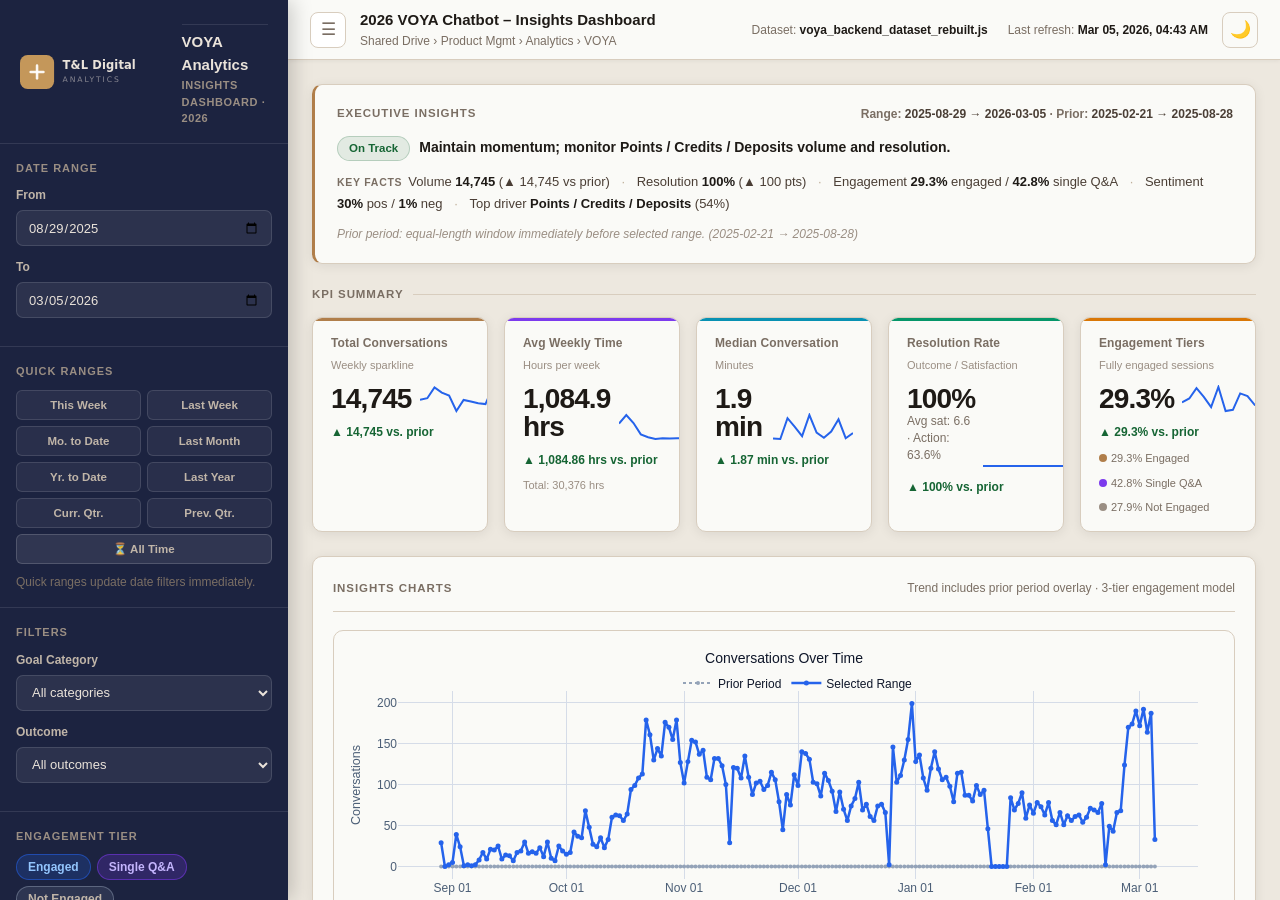
<file: docs/cx/voya/voya-dashboard-v3.html>
<!DOCTYPE html>
<html lang="en">
<head>
<meta charset="utf-8"/>
<title>2026 VOYA Chatbot – Insights Dashboard v3</title>
<meta content="width=device-width,initial-scale=1" name="viewport"/>
<!-- T&L Design System — must precede page <style> so variables are available -->
<script src="../../js/theme.js"></script>
<link rel="stylesheet" href="../../css/design-system.css" />
<script src="https://cdn.plot.ly/plotly-2.27.0.min.js"></script>
<style>
:root{
  --navy:#1C2340;--accent:#B07E4A;
  --bg:#EDE8DF;--surface:#FAFAF7;--surface-alt:#F5EEE5;
  --border:#D8CDBE;--border-strong:#BFB09A;
  --text:#1E1A16;--text-2:#4A3E35;--muted:#7A6E63;--subtle:#9A8E83;
  --sb-text:#EAE3DA;--sb-text-2:#C0B5A8;--sb-label:#9A8E83;--sb-dim:#7A6E63;
  --sb-border:rgba(255,255,255,.10);
  --ok:#166534;--ok-bg:rgba(22,101,52,.10);--ok-border:rgba(22,101,52,.22);
  --warn-text:#78350F;--warn-bg:rgba(120,53,15,.10);--warn-border:rgba(120,53,15,.22);
  --neg-text:#7F1D1D;
  --c1:#B07E4A;--c2:#7C3AED;--c3:#0891B2;--c4:#059669;--c5:#D97706;
  --eng:#B07E4A;--sqa:#7C3AED;--neut:#9A8E83;
  --sh:0 2px 12px rgba(0,0,0,.08);--sh-sm:0 1px 4px rgba(0,0,0,.06);
  --r:10px;--r-sm:7px;
  --font:-apple-system,BlinkMacSystemFont,"Segoe UI",Roboto,"Helvetica Neue",Arial,sans-serif;
  --mono:ui-monospace,SFMono-Regular,Menlo,Monaco,Consolas,monospace;
  --sb-w:288px;
}
/* ── Dark Mode ── */
[data-theme="dark"]{
  --navy:#1A1610;--accent:#C4975A;
  --bg:#1A1610;--surface:#241F18;--surface-alt:#2D2620;
  --border:rgba(180,158,130,.15);--border-strong:rgba(180,158,130,.25);
  --text:#EAE3DA;--text-2:#C8BFB5;--muted:#9A8E83;--subtle:#6A5E55;
  --sh:0 2px 16px rgba(0,0,0,.40);--sh-sm:0 1px 6px rgba(0,0,0,.28);
  --ok:#4ADE80;--ok-bg:rgba(74,222,128,.12);--ok-border:rgba(74,222,128,.25);
  --warn-text:#FCD34D;--warn-bg:rgba(252,211,77,.12);--warn-border:rgba(252,211,77,.25);
  --neg-text:#FB7185;
  --c1:#C4975A;--c2:#A78BFA;--c3:#22D3EE;--c4:#34D399;--c5:#FBBF24;
  --eng:#C4975A;--sqa:#A78BFA;--neut:#6A5E55;
}
[data-theme="dark"] .toggle-btn{background:var(--surface);border-color:var(--border);color:var(--muted)}
[data-theme="dark"] .toggle-btn:hover{background:var(--surface-alt)}
[data-theme="dark"] .tbl-search{background:var(--surface-alt);border-color:var(--border);color:var(--text)}
[data-theme="dark"] .tbl-search:focus{border-color:var(--accent);box-shadow:0 0 0 3px rgba(176,126,74,.2)}
[data-theme="dark"] .pg-btn{background:var(--surface);border-color:var(--border);color:var(--text-2)}
[data-theme="dark"] .pg-btn:hover:not(:disabled){background:var(--surface-alt)}
[data-theme="dark"] .pg-size{background:var(--surface);border-color:var(--border);color:var(--text-2)}
[data-theme="dark"] .pg-size option{background:var(--surface)}
[data-theme="dark"] .data-tbl thead th{background:var(--surface-alt);color:var(--text-2);border-bottom-color:var(--border-strong)}
[data-theme="dark"] .data-tbl tbody td{border-bottom-color:var(--border);color:var(--text-2)}
[data-theme="dark"] .data-tbl tbody tr:hover td{background:rgba(59,130,246,.08);color:var(--text)}
[data-theme="dark"] th.sticky,[data-theme="dark"] td.sticky{background:inherit}
[data-theme="dark"] .data-tbl thead th.sticky{background:var(--surface-alt)}
[data-theme="dark"] .pill.pos{background:rgba(74,222,128,.14);color:#86EFAC;border-color:rgba(74,222,128,.3)}
[data-theme="dark"] .pill.neu{background:rgba(148,163,184,.14);color:#CBD5E1;border-color:rgba(148,163,184,.25)}
[data-theme="dark"] .pill.neg{background:rgba(251,113,133,.12);color:#FDA4AF;border-color:rgba(251,113,133,.25)}
[data-theme="dark"] .pill.unk{background:rgba(100,116,139,.15);color:#94A3B8;border-color:rgba(100,116,139,.25)}
[data-theme="dark"] .exec-callout .status.ok{background:var(--ok-bg);border-color:var(--ok-border);color:var(--ok)}
[data-theme="dark"] .exec-callout .status.attn{background:var(--warn-bg);border-color:var(--warn-border);color:var(--warn-text)}

/* ── Theme Toggle ── */
.theme-toggle{width:36px;height:36px;border-radius:8px;border:1px solid var(--border);background:var(--surface);cursor:pointer;display:flex;align-items:center;justify-content:center;font-size:17px;flex-shrink:0;color:var(--muted);transition:all .2s}
.theme-toggle:hover{background:var(--bg);color:var(--text)}
.theme-toggle .icon-sun,.theme-toggle .icon-moon{transition:opacity .2s}
[data-theme="dark"] .theme-toggle .icon-sun{display:inline}
[data-theme="dark"] .theme-toggle .icon-moon{display:none}
.theme-toggle .icon-sun{display:none}
.theme-toggle .icon-moon{display:inline}

/* ── Smooth theme transition ── */
body,body *{transition:background-color .3s ease, border-color .3s ease, color .15s ease, box-shadow .3s ease}
/* Exclude Plotly and sparklines from transition lag */
.js-plotly-plot,.js-plotly-plot *,.spark,.spark *{transition:none !important}

*,*::before,*::after{box-sizing:border-box;margin:0;padding:0}
html,body{height:100%;font-family:var(--font);background:var(--bg);color:var(--text);font-size:14px;line-height:1.5}

.layout{display:flex;height:100vh;overflow:hidden;position:relative}
.sb-backdrop{display:none;position:fixed;inset:0;background:rgba(0,0,0,.45);z-index:90;opacity:0;transition:opacity .25s}
.sb-backdrop.visible{opacity:1}

/* ── Sidebar ── */
.sidebar{width:var(--sb-w);min-width:var(--sb-w);background:var(--navy);display:flex;flex-direction:column;transition:transform .28s cubic-bezier(.4,0,.2,1);overflow:hidden;z-index:100;flex-shrink:0;box-shadow:4px 0 20px rgba(0,0,0,.20)}
.sidebar.collapsed{transform:translateX(calc(-1 * var(--sb-w)));margin-right:calc(-1 * var(--sb-w))}
@media(max-width:768px){
  .sidebar{position:fixed;top:0;left:0;bottom:0;transform:translateX(calc(-1 * var(--sb-w)));margin-right:0 !important}
  .sidebar.open{transform:translateX(0)}
  .sb-backdrop{display:block}
}
.sb-brand{padding:18px 20px 16px;border-bottom:1px solid var(--sb-border);flex-shrink:0;display:flex;align-items:center;gap:12px}
.sb-brand-icon{width:38px;height:38px;background:var(--accent);border-radius:9px;display:flex;align-items:center;justify-content:center;font-size:17px;font-weight:900;color:#fff;flex-shrink:0}
.sb-brand-name{font-size:15px;font-weight:800;color:var(--sb-text)}
.sb-brand-sub{font-size:11px;color:var(--sb-label);letter-spacing:.05em;text-transform:uppercase;font-weight:600;margin-top:1px}
.sb-scroll{flex:1;overflow-y:auto;overflow-x:hidden;padding:16px 0 28px;scrollbar-width:thin;scrollbar-color:rgba(255,255,255,.14) transparent}
.sb-scroll::-webkit-scrollbar{width:4px}
.sb-scroll::-webkit-scrollbar-thumb{background:rgba(255,255,255,.14);border-radius:4px}
.sb-section{padding:0 16px 16px}
.sb-section+.sb-section{border-top:1px solid var(--sb-border);padding-top:16px}
.sb-section-lbl{font-size:11px;font-weight:800;text-transform:uppercase;letter-spacing:.09em;color:var(--sb-label);margin-bottom:10px}
.sb-field{display:flex;flex-direction:column;gap:6px;margin-bottom:12px}
.sb-field label{font-size:12px;font-weight:700;color:var(--sb-text-2)}
.sb-input,.sb-select{height:36px;padding:0 11px;border:1px solid rgba(255,255,255,.12);border-radius:var(--r-sm);background:rgba(255,255,255,.07);color:var(--sb-text);font-size:13px;font-family:var(--font);width:100%;outline:none;transition:border-color .15s,background .15s}
.sb-input:focus,.sb-select:focus{border-color:var(--accent);background:rgba(37,99,235,.16)}
.sb-select option{background:#1E3462;color:var(--sb-text)}
.qr-grid{display:grid;grid-template-columns:1fr 1fr;gap:6px}
.qr-btn{height:30px;padding:0 6px;border-radius:6px;border:1px solid rgba(255,255,255,.12);background:rgba(255,255,255,.06);color:var(--sb-text-2);font-size:11.5px;font-weight:700;cursor:pointer;transition:all .15s;white-space:nowrap;overflow:hidden;text-overflow:ellipsis}
.qr-btn:hover{border-color:rgba(37,99,235,.55);background:rgba(37,99,235,.14);color:#93C5FD}
.qr-btn.active{border-color:var(--accent);background:rgba(37,99,235,.24);color:#93C5FD}
.chip-group{display:flex;flex-wrap:wrap;gap:6px}
.chip{cursor:pointer;user-select:none;padding:5px 11px;border-radius:999px;font-size:12px;font-weight:600;border:1px solid rgba(255,255,255,.14);background:rgba(255,255,255,.06);color:var(--sb-text-2);transition:all .15s}
.chip.active{border-color:rgba(37,99,235,.55);background:rgba(37,99,235,.20);color:#93C5FD}
.chip[data-key="single_qa"].active{border-color:rgba(124,58,237,.55);background:rgba(124,58,237,.22);color:#C4B5FD}
.chip[data-key="not_engaged"].active{border-color:rgba(148,163,184,.45);background:rgba(148,163,184,.14);color:var(--sb-text-2)}
.chip:hover{color:var(--sb-text);border-color:rgba(255,255,255,.25)}
.sb-btn-row{display:flex;gap:8px;margin-top:4px}
.sb-btn{flex:1;height:36px;border-radius:var(--r-sm);border:1px solid rgba(255,255,255,.12);background:rgba(255,255,255,.07);color:var(--sb-text-2);font-size:13px;font-weight:700;cursor:pointer;transition:all .15s}
.sb-btn:hover{background:rgba(255,255,255,.13);color:var(--sb-text)}
.sb-btn.primary{background:var(--accent);border-color:rgba(37,99,235,.5);color:#fff}
.sb-btn.primary:hover{background:#1D4ED8}
.sb-meta{font-size:12px;color:var(--sb-dim);line-height:1.55;word-break:break-word;margin-top:4px}
.sb-meta b,.sb-meta strong{color:var(--sb-text-2)}

/* ── Topbar ── */
.main{flex:1;min-width:0;display:flex;flex-direction:column;overflow:hidden}
.topbar{height:60px;background:var(--surface);border-bottom:1px solid var(--border);display:flex;align-items:center;padding:0 22px;gap:14px;flex-shrink:0;box-shadow:var(--sh-sm);z-index:50}
.toggle-btn{width:36px;height:36px;border-radius:8px;border:1px solid var(--border);background:#fff;cursor:pointer;display:flex;align-items:center;justify-content:center;font-size:17px;flex-shrink:0;color:var(--muted);transition:background .15s}
.toggle-btn:hover{background:var(--bg)}
.topbar-title{flex:1;min-width:0}
.topbar-title h1{font-size:15px;font-weight:800;color:var(--text);white-space:nowrap;overflow:hidden;text-overflow:ellipsis}
.topbar-title .path{font-size:12px;color:var(--muted);margin-top:1px}
.topbar-stamps{display:flex;align-items:center;gap:20px;flex-shrink:0}
.stamp{font-size:12px;color:var(--muted);font-weight:500;white-space:nowrap}
.stamp b{color:var(--text);font-weight:700}
@media(max-width:700px){.topbar-stamps{display:none}.topbar-title .path{display:none}}
@media(max-width:480px){.topbar-title h1{font-size:13px}}
.page-scroll{flex:1;overflow-y:auto;overflow-x:hidden;padding:24px 24px 60px}
@media(max-width:480px){.page-scroll{padding:14px 12px 60px}}

/* ── Section headers ── */
.sec-header{font-size:11.5px;font-weight:800;text-transform:uppercase;letter-spacing:.08em;color:var(--muted);margin:4px 0 14px;display:flex;align-items:center;gap:10px}
.sec-header::after{content:'';flex:1;height:1px;background:var(--border)}

/* ── Exec Insights ── */
.exec-card{background:var(--surface);border:1px solid var(--border);border-left:3px solid var(--accent);border-radius:var(--r);box-shadow:var(--sh);padding:20px 22px;margin-bottom:22px}
.exec-header{display:flex;align-items:center;justify-content:space-between;margin-bottom:13px;gap:10px;flex-wrap:wrap}
.exec-range-text{font-size:12px;color:var(--muted);font-weight:600}
.exec-range-text b{color:var(--text-2);font-weight:700}
.exec-body{display:flex;flex-direction:column;gap:10px}
.exec-callout{font-size:14px;font-weight:600;color:var(--text);line-height:1.45}
.exec-callout .status{display:inline-block;margin-right:9px;padding:3px 11px;border-radius:999px;font-size:11.5px;font-weight:800;border:1px solid;vertical-align:middle}
.exec-callout .status.ok{background:var(--ok-bg);border-color:var(--ok-border);color:var(--ok)}
.exec-callout .status.attn{background:var(--warn-bg);border-color:var(--warn-border);color:var(--warn-text)}
.exec-facts{font-size:13px;color:var(--text-2);line-height:1.7}
.exec-facts b{color:var(--text);font-weight:700}
.exec-facts .sep{color:var(--border-strong);margin:0 8px}
.exec-facts .kf-label{font-size:10.5px;font-weight:800;text-transform:uppercase;letter-spacing:.07em;color:var(--muted);margin-right:6px}
.exec-note{font-size:12px;color:var(--subtle);font-style:italic}
@media(max-width:600px){.exec-facts .sep{display:block;height:2px;margin:0;opacity:0}}

/* ── KPI Grid ── */
.kpi-grid{display:grid;grid-template-columns:repeat(5,1fr);gap:16px;margin-bottom:24px}
@media(max-width:1200px){.kpi-grid{grid-template-columns:repeat(3,1fr)}}
@media(max-width:680px){.kpi-grid{grid-template-columns:repeat(2,1fr)}}
@media(max-width:360px){.kpi-grid{grid-template-columns:1fr}}
.kpi-card{background:var(--surface);border:1px solid var(--border);border-radius:var(--r);box-shadow:var(--sh);padding:18px 18px 15px;display:flex;flex-direction:column;gap:5px;position:relative;overflow:hidden;transition:box-shadow .22s,transform .22s}
.kpi-card:hover{box-shadow:0 8px 28px rgba(0,0,0,.12);transform:translateY(-2px)}
.kpi-card::before{content:'';position:absolute;top:0;left:0;right:0;height:3px;background:var(--kc,var(--c1));border-radius:var(--r) var(--r) 0 0}
.kpi-card:nth-child(1){--kc:var(--c1)}.kpi-card:nth-child(2){--kc:var(--c2)}.kpi-card:nth-child(3){--kc:var(--c3)}.kpi-card:nth-child(4){--kc:var(--c4)}.kpi-card:nth-child(5){--kc:var(--c5)}
.kpi-lbl{font-size:12px;font-weight:700;color:var(--muted);letter-spacing:.01em;line-height:1.3}
.kpi-sublbl{font-size:11px;color:var(--subtle);margin-bottom:7px}
.kpi-main{display:flex;align-items:flex-end;justify-content:space-between;gap:8px}
.kpi-val{font-size:28px;font-weight:900;color:var(--text);letter-spacing:-.03em;line-height:1;font-variant-numeric:tabular-nums}
@media(max-width:480px){.kpi-val{font-size:23px}}
.spark{width:80px;height:28px;flex-shrink:0}
svg.sparkline{width:80px;height:28px}
.kpi-sec{font-size:12px;color:var(--muted);margin-bottom:4px;line-height:1.4}
.kpi-comp{font-size:12px;font-weight:700;margin-top:5px}
.kpi-comp.pos{color:var(--ok)}.kpi-comp.neg{color:var(--neg-text)}.kpi-comp.neu{color:var(--muted)}
.kpi-note{font-size:11px;color:var(--subtle);margin-top:3px}
.tier-dots{display:flex;flex-wrap:wrap;gap:8px;margin-top:4px}
.tier-dot{display:flex;align-items:center;gap:4px;font-size:11px;color:var(--muted);white-space:nowrap}
.tier-dot::before{content:'';width:8px;height:8px;border-radius:50%;flex-shrink:0}
.tier-dot.eng::before{background:var(--eng)}.tier-dot.sqa::before{background:var(--sqa)}.tier-dot.ne::before{background:var(--neut)}

/* ── Charts ── */
.charts-card{background:var(--surface);border:1px solid var(--border);border-radius:var(--r);box-shadow:var(--sh);padding:22px 20px 18px;margin-bottom:24px}
.charts-head{display:flex;align-items:baseline;justify-content:space-between;flex-wrap:wrap;margin-bottom:18px;padding-bottom:14px;border-bottom:1px solid var(--border);gap:8px}
.charts-hint{font-size:12px;color:var(--muted)}
.chart-grid{display:flex;flex-direction:column;gap:16px}
.chart-row-2{display:grid;grid-template-columns:1fr 1fr;gap:16px}
@media(max-width:700px){.chart-row-2{grid-template-columns:1fr}}

/* Chart box: consistent padding and min-height so titles never clip */
.chart-box{
  border:1px solid var(--border);border-radius:10px;background:var(--surface);
  overflow:hidden;
  padding:4px 4px 0;
}
/* Prevent Plotly SVG text clipping */
.chart-box .js-plotly-plot .plotly .svg-container{overflow:visible !important}

@media(max-width:600px){.chart-box > div{height:240px !important}.chart-box#topicsWrap > div{height:280px !important}}

/* ── Pills ── */
.pill{display:inline-block;padding:3px 10px;border-radius:999px;font-size:11.5px;font-weight:700;text-transform:capitalize;border:1px solid transparent}
.pill.pos{background:rgba(22,101,52,.10);color:#14532D;border-color:rgba(22,101,52,.22)}
.pill.neu{background:rgba(71,85,105,.10);color:#334155;border-color:rgba(71,85,105,.20)}
.pill.neg{background:rgba(185,28,28,.09);color:#7F1D1D;border-color:rgba(185,28,28,.18)}
.pill.unk{background:rgba(100,116,139,.10);color:#374151;border-color:rgba(100,116,139,.18)}

/* ── Table ── */
.table-card{background:var(--surface);border:1px solid var(--border);border-radius:var(--r);box-shadow:var(--sh);overflow:hidden}
.table-toolbar{padding:12px 16px;border-bottom:1px solid var(--border);display:flex;align-items:center;justify-content:space-between;gap:10px;flex-wrap:wrap;background:var(--surface-alt)}
.tbl-search{width:300px;max-width:100%;height:36px;padding:0 12px;border:1px solid var(--border);border-radius:var(--r-sm);background:var(--surface);font-size:13px;font-family:var(--font);outline:none;color:var(--text);transition:border-color .15s,box-shadow .15s}
.tbl-search::placeholder{color:var(--subtle)}
.tbl-search:focus{border-color:var(--accent);box-shadow:0 0 0 3px rgba(37,99,235,.14)}
@media(max-width:480px){.tbl-search{width:100%}}
.pager{display:flex;align-items:center;gap:8px}
.pg-btn{height:30px;padding:0 11px;border-radius:6px;border:1px solid var(--border);background:var(--surface);font-weight:800;font-size:13px;cursor:pointer;color:var(--text-2);transition:background .15s}
.pg-btn:hover:not(:disabled){background:var(--bg)}.pg-btn:disabled{opacity:.4;cursor:not-allowed}
.pg-size{height:30px;padding:0 8px;border-radius:6px;border:1px solid var(--border);background:var(--surface);font-size:12px;font-family:var(--font);color:var(--text-2)}
.meta{font-size:12px;color:var(--muted);font-weight:600;white-space:nowrap}
.tbl-wrap{max-height:60vh;overflow:auto;-webkit-overflow-scrolling:touch}
.tbl-swipe-hint{display:none;text-align:center;padding:8px 14px;font-size:12px;color:var(--muted);border-top:1px solid var(--border);background:var(--surface-alt)}
@media(max-width:640px){.tbl-swipe-hint{display:block}}
.data-tbl{width:100%;border-collapse:separate;border-spacing:0;font-size:13px;table-layout:fixed;min-width:1400px}
.data-tbl thead th{position:sticky;top:0;z-index:20;background:var(--surface-alt);text-align:left;padding:11px 14px;border-bottom:2px solid var(--border-strong);font-weight:800;font-size:12px;letter-spacing:.03em;color:var(--text-2);cursor:pointer;user-select:none;white-space:nowrap;transition:color .12s}
.data-tbl thead th:hover{color:var(--text)}
.sort-ind{display:inline-block;margin-left:5px;color:var(--accent);font-size:10.5px;font-weight:900}
.data-tbl tbody td{border-bottom:1px solid var(--border);padding:11px 14px;vertical-align:middle;color:var(--text-2)}
.data-tbl tbody tr:nth-child(even) td{background:var(--surface-alt)}
.data-tbl tbody tr:hover td{background:rgba(37,99,235,.06);color:var(--text)}
th.sticky,td.sticky{position:sticky;left:0;z-index:15;background:inherit;box-shadow:3px 0 8px -2px rgba(0,0,0,.05),1px 0 0 var(--border)}
.data-tbl thead th.sticky{z-index:25;background:var(--surface-alt)}
td.right{text-align:right;font-variant-numeric:tabular-nums;font-family:var(--mono);font-size:12.5px}

/* ── Data banner ── */
.data-banner{position:fixed;top:0;left:0;right:0;z-index:9999;background:#1E3A5F;color:#E2E8F0;padding:11px 18px;display:flex;align-items:center;gap:12px;flex-wrap:wrap;box-shadow:0 2px 12px rgba(0,0,0,.3);font-size:13px;font-family:var(--font)}
.data-banner b{color:#93C5FD}
.data-banner-btn{height:33px;padding:0 15px;border-radius:6px;background:var(--accent);border:none;color:#fff;font-size:13px;font-weight:700;cursor:pointer;flex-shrink:0}
.data-banner-btn:hover{background:#1D4ED8}
.data-banner-close{margin-left:auto;background:none;border:none;color:#94A3B8;font-size:20px;cursor:pointer;padding:0 4px}
#dataFileInput{display:none}
</style>
</head>
<body>
<div class="sb-backdrop" id="sbBackdrop"></div>
<div class="layout">

  <!-- ── Sidebar ── -->
  <aside class="sidebar" id="sidebar">
    <div class="sb-brand">
      <img src="../../assets/logo-on-dark.svg" alt="T&amp;L Digital Analytics" height="34" style="display:block;flex-shrink:0" />
      <div style="margin-top:6px;padding-top:6px;border-top:1px solid var(--sb-border)">
        <div class="sb-brand-name">VOYA Analytics</div>
        <div class="sb-brand-sub">Insights Dashboard · 2026</div>
      </div>
    </div>
    <div class="sb-scroll">
      <div class="sb-section">
        <div class="sb-section-lbl">Date Range</div>
        <div class="sb-field"><label for="fromDate">From</label><input class="sb-input" id="fromDate" type="date"/></div>
        <div class="sb-field"><label for="toDate">To</label><input class="sb-input" id="toDate" type="date"/></div>
      </div>
      <div class="sb-section">
        <div class="sb-section-lbl">Quick Ranges</div>
        <div class="qr-grid">
          <button class="qr-btn" type="button" data-range="this_week">This Week</button>
          <button class="qr-btn" type="button" data-range="last_week">Last Week</button>
          <button class="qr-btn" type="button" data-range="mtd">Mo. to Date</button>
          <button class="qr-btn" type="button" data-range="last_month">Last Month</button>
          <button class="qr-btn" type="button" data-range="ytd">Yr. to Date</button>
          <button class="qr-btn" type="button" data-range="last_year">Last Year</button>
          <button class="qr-btn" type="button" data-range="cq">Curr. Qtr.</button>
          <button class="qr-btn" type="button" data-range="pq">Prev. Qtr.</button>
          <button class="qr-btn" type="button" data-range="all_time" style="grid-column:1/-1;background:rgba(255,255,255,.09);border-color:rgba(255,255,255,.16)">⏳ All Time</button>
        </div>
        <div class="sb-meta" style="margin-top:9px">Quick ranges update date filters immediately.</div>
      </div>
      <div class="sb-section">
        <div class="sb-section-lbl">Filters</div>
        <div class="sb-field"><label for="catSelect">Goal Category</label><select class="sb-select" id="catSelect"><option value="">All categories</option></select></div>
        <div class="sb-field"><label for="outcomeSelect">Outcome</label><select class="sb-select" id="outcomeSelect"><option value="">All outcomes</option></select></div>
      </div>
      <div class="sb-section">
        <div class="sb-section-lbl">Engagement Tier</div>
        <div class="chip-group" id="engageChips"></div>
        <div class="sb-meta" style="margin-top:9px"><b>Single Q&amp;A</b> = 1–2 user responses</div>
      </div>
      <div class="sb-section">
        <div class="sb-section-lbl">Sentiment</div>
        <div class="chip-group" id="sentChips"></div>
      </div>
      <div class="sb-section">
        <div class="sb-btn-row">
          <button class="sb-btn" id="clearBtn">Clear All</button>
          <button class="sb-btn primary" id="applyBtn">Apply</button>
        </div>
        <div class="sb-meta" style="margin-top:13px"><span id="filterMeta"></span></div>
        <div class="sb-meta" style="margin-top:6px">Prior period: <strong><span id="priorPeriodText">—</span></strong></div>
      </div>
    </div>
  </aside>

  <!-- ── Main ── -->
  <main class="main">
    <header class="topbar">
      <button class="toggle-btn" id="sidebarToggle" title="Toggle filters">☰</button>
      <div class="topbar-title">
        <h1>2026 VOYA Chatbot – Insights Dashboard</h1>
        <div class="path">Shared Drive › Product Mgmt › Analytics › VOYA</div>
      </div>
      <div class="topbar-stamps">
        <span class="stamp">Dataset: <b><span id="datasetStamp">voya_backend_dataset_rebuilt.js</span></b></span>
        <span class="stamp">Last refresh: <b><span id="lastRefreshStamp">—</span></b></span>
      </div>
      <button class="theme-toggle" id="themeToggle" title="Toggle dark mode">
        <span class="icon-moon">🌙</span><span class="icon-sun">☀️</span>
      </button>
    </header>

    <div class="page-scroll">

      <!-- Executive Insights -->
      <div class="exec-card">
        <div class="exec-header">
          <span class="sec-header" style="margin:0">Executive Insights</span>
          <span class="exec-range-text">Range: <b><span id="execRange">—</span></b>&nbsp;·&nbsp;Prior: <b><span id="execPriorRange">—</span></b></span>
        </div>
        <div class="exec-body">
          <div class="exec-callout" id="execAction">—</div>
          <div class="exec-facts" id="execFacts">—</div>
          <div class="exec-note">Prior period: equal-length window immediately before selected range.<span id="priorExample"></span></div>
        </div>
      </div>

      <!-- KPI Summary -->
      <div class="sec-header">KPI Summary</div>
      <div class="kpi-grid">
        <div class="kpi-card">
          <div class="kpi-lbl">Total Conversations</div><div class="kpi-sublbl">Weekly sparkline</div>
          <div class="kpi-main"><div class="kpi-val" id="kpiConvos">—</div><div class="spark" id="sparkConvos" data-series=""></div></div>
          <div class="kpi-comp neu" id="kpiConvosComp">—</div>
        </div>
        <div class="kpi-card">
          <div class="kpi-lbl">Avg Weekly Time</div><div class="kpi-sublbl">Hours per week</div>
          <div class="kpi-main"><div class="kpi-val" id="kpiHours">—</div><div class="spark" id="sparkHours" data-series=""></div></div>
          <div class="kpi-comp neu" id="kpiHoursComp">—</div>
          <div class="kpi-note" id="kpiHoursNote"></div>
        </div>
        <div class="kpi-card">
          <div class="kpi-lbl">Median Conversation</div><div class="kpi-sublbl">Minutes</div>
          <div class="kpi-main"><div class="kpi-val" id="kpiMedMin">—</div><div class="spark" id="sparkMed" data-series=""></div></div>
          <div class="kpi-comp neu" id="kpiMedComp">—</div>
        </div>
        <div class="kpi-card">
          <div class="kpi-lbl">Resolution Rate</div><div class="kpi-sublbl">Outcome / Satisfaction</div>
          <div class="kpi-main">
            <div><div class="kpi-val" id="kpiResolve">—</div>
            <div class="kpi-sec">Avg sat: <span id="kpiSat">—</span> · Action: <span id="kpiAction">—</span></div></div>
            <div class="spark" id="sparkResolve" data-series=""></div>
          </div>
          <div class="kpi-comp neu" id="kpiResolveComp">—</div>
        </div>
        <div class="kpi-card">
          <div class="kpi-lbl">Engagement Tiers</div><div class="kpi-sublbl">Fully engaged sessions</div>
          <div class="kpi-main"><div class="kpi-val" id="kpiEngaged">—</div><div class="spark" id="sparkEngaged" data-series=""></div></div>
          <div class="kpi-comp neu" id="kpiEngagedComp">—</div>
          <div class="tier-dots">
            <span class="tier-dot eng" id="tierEngLabel">—</span>
            <span class="tier-dot sqa" id="tierSqaLabel">—</span>
            <span class="tier-dot ne" id="tierNeLabel">—</span>
          </div>
        </div>
      </div>

      <!-- Charts -->
      <div class="charts-card">
        <div class="charts-head">
          <span class="sec-header" style="margin:0">Insights Charts</span>
          <span class="charts-hint">Trend includes prior period overlay · 3-tier engagement model</span>
        </div>
        <div class="chart-grid">
          <div class="chart-box"><div id="tsChart" style="height:300px"></div></div>
          <div class="chart-row-2">
            <div class="chart-box"><div id="catChart" style="height:320px"></div></div>
            <div class="chart-box"><div id="sentChart" style="height:320px"></div></div>
          </div>
          <div class="chart-row-2">
            <div class="chart-box"><div id="outcomeChart" style="height:320px"></div></div>
            <div class="chart-box"><div id="engagementChart" style="height:320px"></div></div>
          </div>
          <div class="chart-box"><div id="engagementSpreadChart" style="height:300px"></div></div>
          <div class="chart-box" id="topicsWrap"><div id="topicsChart" style="height:380px"></div></div>
          <div class="chart-row-2">
            <div class="chart-box"><div id="dowChart" style="height:300px"></div></div>
            <div class="chart-box"><div id="satChart" style="height:300px"></div></div>
          </div>
        </div>
      </div>

      <!-- Table -->
      <div class="sec-header">Conversation Detail</div>
      <div class="table-card">
        <div class="table-toolbar">
          <div style="display:flex;gap:10px;align-items:center;flex-wrap:wrap;flex:1">
            <input class="tbl-search" id="tableSearch" type="text" placeholder="Search chat ID, category, sentiment, outcome…"/>
            <span class="meta" id="rowCount">—</span>
          </div>
          <div style="display:flex;gap:8px;align-items:center;flex-wrap:wrap">
            <span class="meta">Rows/page</span>
            <select class="pg-size" id="pageSize"><option>10</option><option>25</option><option selected>50</option><option>100</option></select>
            <div class="pager">
              <button class="pg-btn" id="prevBtn">‹</button>
              <span class="meta" id="pageMeta">—</span>
              <button class="pg-btn" id="nextBtn">›</button>
            </div>
          </div>
        </div>
        <div class="tbl-wrap">
          <table class="data-tbl" id="convTable">
            <colgroup>
              <col style="width:220px"/><col style="width:148px"/><col style="width:148px"/>
              <col style="width:128px"/><col style="width:168px"/><col style="width:118px"/>
              <col style="width:102px"/><col style="width:155px"/><col style="width:108px"/>
              <col style="width:108px"/><col style="width:460px"/>
            </colgroup>
            <thead><tr>
              <th class="sticky" data-col="chat_id">Conversation</th>
              <th data-col="start_fmt">Start</th><th data-col="end_fmt">End</th>
              <th class="right" data-col="duration_s">Duration</th>
              <th data-col="goal_category">Goal Category</th>
              <th data-col="sentiment">Sentiment</th>
              <th class="right" data-col="sentiment_score">Score</th>
              <th data-col="outcome">Outcome</th>
              <th class="right" data-col="Agent_responses">Agent Msgs</th>
              <th class="right" data-col="User_responses">User Msgs</th>
              <th data-col="canon_topics">Key Topics</th>
            </tr></thead>
            <tbody id="convBody"></tbody>
          </table>
        </div>
        <div class="tbl-swipe-hint">← Swipe to explore all columns →</div>
      </div>
    </div>
  </main>
</div>

<script src="../../js/voya_backend_dataset_rebuilt.js" onerror="window._dataScriptFailed=true"></script>
<script>
// ── Sidebar ──
const sidebar=document.getElementById('sidebar'),backdrop=document.getElementById('sbBackdrop');
const isMob=()=>window.innerWidth<=768;
document.getElementById('sidebarToggle').addEventListener('click',()=>{
  if(isMob()){const o=sidebar.classList.toggle('open');backdrop.classList.toggle('visible',o);}
  else sidebar.classList.toggle('collapsed');
});
backdrop.addEventListener('click',()=>{sidebar.classList.remove('open');backdrop.classList.remove('visible');});
window.addEventListener('resize',()=>{
  if(!isMob()){sidebar.classList.remove('open');backdrop.classList.remove('visible');}
  else sidebar.classList.remove('collapsed');
  renderAllSparklines();
});

// ── Engagement tiers ──
function getUserResponses(r){
  if(!r) return 0;
  const v=r.User_responses;
  if(typeof v==='number'&&!isNaN(v)) return v;
  if(typeof v==='string'&&v.trim()!==''&&!isNaN(+v)) return +v;
  return 0;
}
function getEngagementTier(r){
  if(r&&r['engaged user']===true) return 'engaged';
  const ur=getUserResponses(r);
  if(ur>2) return 'engaged';
  if(ur>=1) return 'single_qa';
  return 'not_engaged';
}
function isEngaged(r){return getEngagementTier(r)==='engaged';}

// ── Date helpers ──
function parseDateOnly(iso){return iso?String(iso).slice(0,10):null;}
function isoToDate(iso){
  const p=String(iso||'').split('-').map(n=>parseInt(n,10));
  if(p.length!==3||p.some(isNaN)) return null;
  return new Date(p[0],p[1]-1,p[2]);
}
function dateToISO(d){const z=n=>String(n).padStart(2,'0');return `${d.getFullYear()}-${z(d.getMonth()+1)}-${z(d.getDate())}`;}
function addDaysISO(iso,n){const d=isoToDate(iso);if(!d)return null;d.setDate(d.getDate()+n);return dateToISO(d);}
function diffDays(a,b){const da=isoToDate(a),db=isoToDate(b);if(!da||!db)return null;return Math.floor(db/86400000)-Math.floor(da/86400000)+1;}
function priorPeriodRange(from,to){const len=diffDays(from,to);if(!len)return null;return{from:addDaysISO(from,-len),to:addDaysISO(from,-1)};}
function buildDateList(a,b){const l=[];if(!a||!b)return l;let d=a;while(d<=b){l.push(d);d=addDaysISO(d,1);}return l;}

// ── Sparklines ──
function renderSparkline(cell){
  const raw=(cell.getAttribute('data-series')||'').split(',').map(Number).filter(n=>!isNaN(n));
  if(raw.length<2){cell.innerHTML='';return;}
  const W=80,H=28,P=2,AH=H-P*2,mn=Math.min(...raw),mx=Math.max(...raw),rng=(mx-mn)||1,xS=W/(raw.length-1);
  const pts=raw.map((v,i)=>`${(i*xS).toFixed(1)},${((H-P)-((v-mn)/rng)*AH).toFixed(1)}`).join(' ');
  const ns='http://www.w3.org/2000/svg',svg=document.createElementNS(ns,'svg');
  svg.setAttribute('viewBox',`0 0 ${W} ${H}`);svg.setAttribute('preserveAspectRatio','none');
  const pl=document.createElementNS(ns,'polyline');
  pl.setAttribute('fill','none');pl.setAttribute('stroke','#2563EB');pl.setAttribute('stroke-width','2');pl.setAttribute('points',pts);
  svg.appendChild(pl);cell.innerHTML='';cell.appendChild(svg);
}
function renderAllSparklines(){document.querySelectorAll('.spark').forEach(renderSparkline);}

// ── Dataset ──
function deriveMinMax(){
  const rows=typeof DATASET!=='undefined'?DATASET:[];
  let mn='',mx='';
  for(const r of rows){const d=(r.start_iso||'').slice(0,10);if(!d)continue;if(!mn||d<mn)mn=d;if(!mx||d>mx)mx=d;}
  return{min:mn,max:mx};
}
const mm=(typeof DATE_MIN!=='undefined'&&typeof DATE_MAX!=='undefined')?{min:DATE_MIN,max:DATE_MAX}:deriveMinMax();
function updateLastRefreshStamp(){
  const el=document.getElementById('lastRefreshStamp');if(!el)return;
  const rows=typeof DATASET!=='undefined'?DATASET:[];
  let mx='';for(const r of rows){const s=r.start_iso||'';if(s>mx)mx=s;}
  el.textContent=mx?new Intl.DateTimeFormat(undefined,{year:'numeric',month:'short',day:'2-digit',hour:'2-digit',minute:'2-digit'}).format(new Date(mx)):'—';
}

// ── State & UI refs ──
const fromDate=document.getElementById('fromDate'),toDate=document.getElementById('toDate'),
  catSelect=document.getElementById('catSelect'),outcomeSelect=document.getElementById('outcomeSelect'),
  engageChips=document.getElementById('engageChips'),sentChips=document.getElementById('sentChips'),
  filterMeta=document.getElementById('filterMeta'),
  searchInput=document.getElementById('tableSearch'),pageSizeEl=document.getElementById('pageSize'),
  prevBtn=document.getElementById('prevBtn'),nextBtn=document.getElementById('nextBtn'),
  pageMeta=document.getElementById('pageMeta'),rowCount=document.getElementById('rowCount');

let state={
  sentiments:new Set(['positive','neutral','negative','unknown']),
  engagement:new Set(['engaged','single_qa','not_engaged']),
  category:'',outcome:'',from:mm.min,to:mm.max,
  search:'',sortCol:'start_iso',sortDir:'desc',page:1,pageSize:50
};

function initFilters(){
  fromDate.value=state.from||'';toDate.value=state.to||'';
  const DS=typeof DATASET!=='undefined'?DATASET:[];
  const cats=typeof GOAL_CATEGORIES!=='undefined'?GOAL_CATEGORIES:[...new Set(DS.map(r=>r.goal_category).filter(Boolean))].sort();
  cats.forEach(c=>{const o=document.createElement('option');o.value=c;o.textContent=c;catSelect.appendChild(o);});
  const outs=typeof OUTCOMES!=='undefined'?OUTCOMES:[...new Set(DS.map(r=>r.outcome).filter(v=>v!==undefined))].sort();
  outs.forEach(v=>{const o=document.createElement('option');o.value=v;o.textContent=v;outcomeSelect.appendChild(o);});
  [['engaged','Engaged'],['single_qa','Single Q&A'],['not_engaged','Not Engaged']].forEach(([k,l])=>{
    const b=document.createElement('button');b.className='chip active';b.type='button';b.dataset.key=k;b.textContent=l;
    b.addEventListener('click',()=>{
      if(state.engagement.has(k)){state.engagement.delete(k);b.classList.remove('active');}
      else{state.engagement.add(k);b.classList.add('active');}
      if(!state.engagement.size){state.engagement=new Set(['engaged','single_qa','not_engaged']);[...engageChips.querySelectorAll('.chip')].forEach(x=>x.classList.add('active'));}
      applyFromUI();refresh();
    });
    engageChips.appendChild(b);
  });
  [['positive','Positive'],['neutral','Neutral'],['negative','Negative'],['unknown','Unknown']].forEach(([k,l])=>{
    const b=document.createElement('button');b.className='chip active';b.type='button';b.dataset.key=k;b.textContent=l;
    b.addEventListener('click',()=>{
      if(state.sentiments.has(k)){state.sentiments.delete(k);b.classList.remove('active');}
      else{state.sentiments.add(k);b.classList.add('active');}
      applyFromUI();refresh();
    });
    sentChips.appendChild(b);
  });
}

// ── Filters ──
const DS=()=>typeof DATASET!=='undefined'?DATASET:[];
function passesEngagement(r){return state.engagement.size===3||state.engagement.has(getEngagementTier(r));}
function matches(r,from,to){
  const d=parseDateOnly(r.start_iso);if(!d)return false;
  if(from&&d<from)return false;
  if(to&&d>to)return false;
  if(!state.sentiments.has(r.sentiment||'unknown'))return false;
  if(state.category&&(r.goal_category||'')!==state.category)return false;
  if(state.outcome&&String(r.outcome||'')!==state.outcome)return false;
  if(!passesEngagement(r))return false;
  if(state.search){
    const blob=`${r.chat_id||''} ${r.goal_category||''} ${r.start_fmt||''} ${(r.canon_topics||[]).join(' ')} ${r.sentiment||''} ${r.outcome||''}`.toLowerCase();
    if(!blob.includes(state.search))return false;
  }
  return true;
}
function filtered(){return DS().filter(r=>matches(r,state.from,state.to));}
function rowsForRange(from,to){return DS().filter(r=>matches(r,from,to));}

// ── KPI math ──
function groupByWeek(rows){
  const m=new Map();
  rows.forEach(r=>{
    const wk=r.week_start||'';if(!wk)return;
    if(!m.has(wk))m.set(wk,{week:wk,count:0,dur:[],durSum:0,resolved:0,engaged:0,sqa:0});
    const o=m.get(wk);o.count++;
    if(typeof r.duration_s==='number'){o.dur.push(r.duration_s);o.durSum+=r.duration_s;}
    if((r.outcome||'')&&r.outcome!=='error')o.resolved++;
    const tier=getEngagementTier(r);
    if(tier==='engaged')o.engaged++;else if(tier==='single_qa')o.sqa++;
  });
  return[...m.values()].sort((a,b)=>a.week.localeCompare(b.week));
}
const fmtInt=n=>n.toLocaleString(undefined,{maximumFractionDigits:0});
const fmt1=n=>n.toLocaleString(undefined,{maximumFractionDigits:1});
const fmt2=n=>n.toLocaleString(undefined,{maximumFractionDigits:2});
function median(arr){if(!arr.length)return 0;const a=[...arr].sort((x,y)=>x-y),m=Math.floor(a.length/2);return a.length%2?a[m]:(a[m-1]+a[m])/2;}
function computeKpis(rows){
  const n=rows.length;
  const dur=rows.map(r=>r.duration_s).filter(v=>typeof v==='number');
  const totalS=dur.reduce((a,b)=>a+b,0),medS=dur.length?median(dur):0;
  const wk=groupByWeek(rows);
  const avgWkH=wk.length?wk.reduce((a,x)=>a+x.durSum/3600,0)/wk.length:0;
  const sat=rows.map(r=>r.user_satisfaction).filter(v=>typeof v==='number');
  const satAvg=sat.length?sat.reduce((a,b)=>a+b,0)/sat.length:null;
  const actionRate=n?rows.filter(r=>(r.action_count||0)>0).length/n*100:0;
  const resolveRate=n?rows.filter(r=>(r.outcome||'')&&r.outcome!=='error').length/n*100:0;
  const engaged=rows.filter(r=>getEngagementTier(r)==='engaged').length;
  const singleQA=rows.filter(r=>getEngagementTier(r)==='single_qa').length;
  return{n,totalS,medS,avgWkH,satAvg,actionRate,resolveRate,
    engaged,singleQA,notEngaged:n-engaged-singleQA,
    engagedRate:n?engaged/n*100:0,sqaRate:n?singleQA/n*100:0,neRate:n?(n-engaged-singleQA)/n*100:0,wk};
}

// ── KPI count-up animation ──
function animateKpi(id,toVal,fmtFn){
  const el=document.getElementById(id);if(!el)return;
  const from=parseFloat(el.dataset.prev||'0');
  el.dataset.prev=String(toVal);
  if(Math.abs(toVal-from)<0.001){el.textContent=fmtFn(toVal);return;}
  const dur=480,t0=performance.now();
  const tick=now=>{const p=Math.min((now-t0)/dur,1),e=1-(1-p)**3;el.textContent=fmtFn(from+(toVal-from)*e);if(p<1)requestAnimationFrame(tick);else el.textContent=fmtFn(toVal);};
  requestAnimationFrame(tick);
}
function setComp(el,txt,cls){el.textContent=txt||'—';el.className=`kpi-comp ${cls||'neu'}`;}
function bSpark(s){return s.slice(-12).join(',');}

function updateKpis(rows,prior){
  const k=computeKpis(rows);
  animateKpi('kpiConvos',k.n,v=>fmtInt(Math.round(v)));
  animateKpi('kpiHours',k.avgWkH,v=>`${fmt1(v)} hrs`);
  animateKpi('kpiMedMin',k.medS/60,v=>`${fmt1(v)} min`);
  animateKpi('kpiResolve',k.resolveRate,v=>`${fmt1(v)}%`);
  animateKpi('kpiEngaged',k.engagedRate,v=>`${fmt1(v)}%`);
  document.getElementById('kpiHoursNote').textContent=`Total: ${fmt1(k.totalS/3600)} hrs`;
  document.getElementById('kpiSat').textContent=k.satAvg===null?'—':fmt1(k.satAvg);
  document.getElementById('kpiAction').textContent=`${fmt1(k.actionRate)}%`;
  document.getElementById('tierEngLabel').textContent=`${fmt1(k.engagedRate)}% Engaged`;
  document.getElementById('tierSqaLabel').textContent=`${fmt1(k.sqaRate)}% Single Q&A`;
  document.getElementById('tierNeLabel').textContent=`${fmt1(k.neRate)}% Not Engaged`;
  const wk=k.wk;
  document.getElementById('sparkConvos').setAttribute('data-series',bSpark(wk.map(x=>x.count)));
  document.getElementById('sparkHours').setAttribute('data-series',bSpark(wk.map(x=>+(x.durSum/3600).toFixed(2))));
  document.getElementById('sparkMed').setAttribute('data-series',bSpark(wk.map(x=>x.dur?.length?+(median(x.dur)/60).toFixed(2):0)));
  document.getElementById('sparkResolve').setAttribute('data-series',bSpark(wk.map(x=>x.count?+(x.resolved/x.count*100).toFixed(1):0)));
  document.getElementById('sparkEngaged').setAttribute('data-series',bSpark(wk.map(x=>x.count?+(x.engaged/x.count*100).toFixed(1):0)));
  const p=computeKpis(prior?.rows||[]);
  function cmp(c,pv,fn,sfx=''){const d=c-pv,z=Math.abs(d)<0.001;return{txt:`${z?'■':d>0?'▲':'▼'} ${fn(Math.abs(d))}${sfx} vs. prior`,cls:z?'neu':d>0?'pos':'neg'};}
  [['kpiConvosComp',k.n,p.n,fmtInt,''],['kpiHoursComp',k.avgWkH,p.avgWkH,fmt2,' hrs'],
   ['kpiMedComp',k.medS/60,p.medS/60,fmt2,' min'],['kpiResolveComp',k.resolveRate,p.resolveRate,fmt1,'%'],
   ['kpiEngagedComp',k.engagedRate,p.engagedRate,fmt1,'%']].forEach(([id,cv,pv,fn,sfx])=>{
    const r=cmp(cv,pv,fn,sfx);setComp(document.getElementById(id),r.txt,r.cls);
  });
  renderAllSparklines();
}

// ── Executive Insights ──
function updateExecInsights(rows,prior){
  document.getElementById('execRange').textContent=(state.from&&state.to)?`${state.from} → ${state.to}`:'—';
  const pf=prior?.from||'',pt=prior?.to||'';
  document.getElementById('execPriorRange').textContent=(pf&&pt)?`${pf} → ${pt}`:'—';
  const pe=document.getElementById('priorExample');if(pe)pe.textContent=(pf&&pt)?` (${pf} → ${pt})`:'';
  const curr=computeKpis(rows||[]),prev=computeKpis(prior?.rows||[]);
  const n=curr.n||0;
  let pos=0,neu=0,neg=0;
  (rows||[]).forEach(r=>{const s=String(r.sentiment||'unknown').toLowerCase();if(s==='positive')pos++;else if(s==='neutral')neu++;else if(s==='negative')neg++;});
  const pct=x=>n?Math.round(x/n*100):0;
  const cats=new Map();(rows||[]).forEach(r=>{const c=r.goal_category||'Uncategorized';cats.set(c,(cats.get(c)||0)+1);});
  let topCat='—',topN=0;for(const[k,v]of cats)if(v>topN){topN=v;topCat=k;}
  const resDelta=Math.round((curr.resolveRate||0)-(prev.resolveRate||0));
  const attn=(resDelta<-3)||(pct(neg)>=20);
  document.getElementById('execAction').innerHTML=
    `<span class="status ${attn?'attn':'ok'}">${attn?'Needs Attention':'On Track'}</span>`+
    (attn?`Focus on resolution and sentiment in <strong>${topCat}</strong>.`:`Maintain momentum; monitor <strong>${topCat}</strong> volume and resolution.`);
  const arr=d=>d>0?'▲':d<0?'▼':'■';
  const dN=(curr.n||0)-(prev.n||0);
  document.getElementById('execFacts').innerHTML=
    `<span class="kf-label">Key Facts</span>`+
    `Volume <b>${fmtInt(n)}</b> (${arr(dN)} ${fmtInt(Math.abs(dN))} vs prior)`+
    `<span class="sep"> · </span>Resolution <b>${Math.round(curr.resolveRate||0)}%</b> (${arr(resDelta)} ${Math.abs(resDelta)} pts)`+
    `<span class="sep"> · </span>Engagement <b>${fmt1(curr.engagedRate||0)}%</b> engaged / <b>${fmt1(curr.sqaRate||0)}%</b> single Q&amp;A`+
    `<span class="sep"> · </span>Sentiment <b>${pct(pos)}%</b> pos / <b>${pct(neg)}%</b> neg`+
    `<span class="sep"> · </span>Top driver <b>${topCat}</b> (${n?Math.round(topN/n*100):0}%)`;
}

// ══════════════════════════════════════════════════════════
//  CHART CONFIG SYSTEM
//  All chart layouts are built from one set of helpers so
//  titles, fonts, margins, and grid colors are consistent.
// ══════════════════════════════════════════════════════════
const FONT_FAMILY='-apple-system,BlinkMacSystemFont,"Segoe UI",Roboto,sans-serif';
const COLOR_TEXT='#0F172A';
const COLOR_AXIS='#4B5E76';
const COLOR_GRID='rgba(213,220,232,1)';
const COLOR_ZERO='rgba(213,220,232,1)';

// Shared axis defaults
const axisBase={
  gridcolor:COLOR_GRID,
  zerolinecolor:COLOR_ZERO,
  zeroline:true,
  tickfont:{family:FONT_FAMILY,color:COLOR_AXIS,size:12},
  titlefont:{family:FONT_FAMILY,color:COLOR_AXIS,size:12.5},
  automargin:true
};

// Chart title style (consistent across every chart)
function chartTitle(text){
  return{
    text,
    font:{family:FONT_FAMILY,size:14,color:COLOR_TEXT},
    x:0.5,        // centered
    xanchor:'center',
    pad:{b:10}    // breathing room below title before the plot
  };
}

// Base layout shared by all charts
const BASE={
  paper_bgcolor:'rgba(0,0,0,0)',
  plot_bgcolor:'rgba(0,0,0,0)',
  font:{family:FONT_FAMILY,color:COLOR_TEXT,size:12.5},
  hoverlabel:{font:{family:FONT_FAMILY,size:12.5},bgcolor:'#fff',bordercolor:'#DDE3ED'},
  modebar:{bgcolor:'rgba(0,0,0,0)'},
};

// Layout builder for line/scatter/bar charts (left y-axis)
function lineLayout(title,xTitle,yTitle,extraMargin={}){
  return{
    ...BASE,
    title:chartTitle(title),
    margin:{l:64,r:32,t:56,b:60,...extraMargin},
    xaxis:{...axisBase,title:{text:xTitle,standoff:10},tickangle:0},
    yaxis:{...axisBase,title:{text:yTitle,standoff:8}}
  };
}

// Layout builder for horizontal bar charts
function hbarLayout(title,xTitle,yTitle,leftMargin=80){
  return{
    ...BASE,
    title:chartTitle(title),
    margin:{l:leftMargin,r:60,t:56,b:52},
    xaxis:{...axisBase,title:{text:xTitle,standoff:10}},
    yaxis:{...axisBase,title:{text:yTitle,standoff:8},tickfont:{...axisBase.tickfont,size:12}}
  };
}

// Layout builder for vertical bar charts
function vbarLayout(title,xTitle,yTitle){
  return{
    ...BASE,
    title:chartTitle(title),
    margin:{l:60,r:32,t:56,b:56},
    xaxis:{...axisBase,title:{text:xTitle,standoff:10},fixedrange:true},
    yaxis:{...axisBase,title:{text:yTitle,standoff:8}}
  };
}

// Layout builder for pie charts
function pieLayout(title){
  return{
    ...BASE,
    title:chartTitle(title),
    showlegend:true,
    legend:{
      font:{family:FONT_FAMILY,size:12,color:COLOR_TEXT},
      bgcolor:'rgba(0,0,0,0)',
      borderwidth:0,
      x:1.02,xanchor:'left',
      y:0.5,yanchor:'middle'
    },
    margin:{l:16,r:156,t:64,b:24}
  };
}

// No-data pie placeholder
const noPie=[{type:'pie',labels:['No data'],values:[1],textinfo:'label',
  marker:{colors:['#E8EDF4']},hoverinfo:'skip',
  textfont:{family:FONT_FAMILY,color:COLOR_AXIS,size:13}}];

// Standard pie trace builder
function makePieTrace(s){
  return{
    type:'pie',labels:s.labels,values:s.values,sort:false,
    text:s.text,textinfo:'text',textposition:'inside',
    insidetextorientation:'radial',
    textfont:{family:FONT_FAMILY,size:12.5,color:'#fff'},
    hovertemplate:'<b>%{label}</b><br>%{value} conversations<br>%{percent}<extra></extra>',
    marker:{line:{color:'#fff',width:2.5},colors:s.colors}
  };
}

// Pie series builder (color generation + label truncation)
function buildPieSeries(entries,seedHue){
  const MAX=10;let e=[...entries];
  if(e.length>MAX){const h=e.slice(0,MAX-1),o=e.slice(MAX-1).reduce((a,kv)=>a+kv[1],0);if(o>0)h.push(['Other',o]);e=h;}
  const labels=e.map(x=>String(x[0])),values=e.map(x=>x[1]),total=values.reduce((a,b)=>a+b,0)||1;
  const step=360/Math.max(1,labels.filter(l=>l!=='Other').length);let idx=0;
  const colors=labels.map(l=>l==='Other'?'#CBD5E1':`hsl(${((seedHue+idx++*step)%360).toFixed(0)},50%,50%)`);
  const text=values.map(v=>{const p=v/total*100;return p>=6?`${p.toFixed(0)}%`:'';}); 
  return{labels,values,colors,text};
}

const CFG={displaylogo:false,responsive:true};

// Sentiment colors – consistent palette
const SENT_COLORS={positive:'#059669',neutral:'#94A3B8',negative:'#DC2626',unknown:'#CBD5E1'};

function updateCharts(rows,prior){
  const from=state.from||mm.min,to=state.to||mm.max;
  const days=buildDateList(from,to);
  const cM=new Map();rows.forEach(r=>{const d=parseDateOnly(r.start_iso);if(d)cM.set(d,(cM.get(d)||0)+1);});

  // ── 1. Conversations Over Time ──────────────────────────────────
  let tsTraces=[];
  if(prior?.rows&&prior?.from&&prior?.to){
    const pD=buildDateList(prior.from,prior.to),pM=new Map();
    prior.rows.forEach(r=>{const d=parseDateOnly(r.start_iso);if(d)pM.set(d,(pM.get(d)||0)+1);});
    const aPD=days.map((_,i)=>pD[i]||'');
    tsTraces.push({
      type:'scatter',mode:'lines+markers',name:'Prior Period',
      x:days,y:aPD.map(d=>d?pM.get(d)||0:0),
      line:{color:'#94A3B8',width:2,dash:'dot'},
      marker:{size:4,color:'#94A3B8'},
      customdata:aPD,
      hovertemplate:'<b>%{x}</b><br>Prior date: %{customdata}<br>%{y} conversations<extra></extra>'
    });
  }
  tsTraces.push({
    type:'scatter',mode:'lines+markers',name:'Selected Range',
    x:days,y:days.map(d=>cM.get(d)||0),
    line:{color:'#2563EB',width:2.5},
    marker:{size:5,color:'#2563EB'},
    hovertemplate:'<b>%{x}</b><br>%{y} conversations<extra></extra>'
  });
  Plotly.react('tsChart',tsTraces,{
    ...lineLayout('Conversations Over Time','Date','Conversations',{l:60,r:32,t:56,b:56}),
    xaxis:{...axisBase,type:'date',title:{text:'Date',standoff:10},tickformat:'%b %d'},
    legend:{orientation:'h',x:0.5,xanchor:'center',y:1.12,font:{family:FONT_FAMILY,size:12}}
  },CFG);

  // ── 2 & 3. Category + Sentiment pies ────────────────────────────
  const cMap=new Map();rows.forEach(r=>{const c=r.goal_category||'Uncategorized';cMap.set(c,(cMap.get(c)||0)+1);});
  const cS=buildPieSeries([...cMap.entries()].filter(([,v])=>v>0).sort((a,b)=>b[1]-a[1]),215);
  Plotly.react('catChart',cS.values.length?[makePieTrace(cS)]:noPie,pieLayout('Conversations by Goal Category'),CFG);

  const sO=['positive','neutral','negative','unknown'];
  const sC=new Map(sO.map(k=>[k,0]));
  rows.forEach(r=>{const s=String(r.sentiment||'unknown').toLowerCase();const key=sC.has(s)?s:'unknown';sC.set(key,(sC.get(key)||0)+1);});
  Plotly.react('sentChart',[{
    type:'pie',
    labels:['Positive','Neutral','Negative','Unknown'],
    values:sO.map(s=>sC.get(s)||0),
    sort:false,
    text:sO.map(s=>{const v=sC.get(s)||0,t=[...sC.values()].reduce((a,b)=>a+b,0)||1;const p=v/t*100;return p>=6?`${p.toFixed(0)}%`:''}),
    textinfo:'text',textposition:'inside',insidetextorientation:'radial',
    textfont:{family:FONT_FAMILY,size:12.5,color:'#fff'},
    hovertemplate:'<b>%{label}</b><br>%{value} conversations<br>%{percent}<extra></extra>',
    marker:{line:{color:'#fff',width:2.5},colors:sO.map(s=>SENT_COLORS[s])}
  }],pieLayout('Conversations by Sentiment'),CFG);

  // ── 4 & 5. Outcome + Engagement pies ────────────────────────────
  const oMap=new Map();rows.forEach(r=>{const o=r.outcome==null?'(null)':String(r.outcome);oMap.set(o,(oMap.get(o)||0)+1);});
  const oS=buildPieSeries([...oMap.entries()].filter(([,v])=>v>0).sort((a,b)=>b[1]-a[1]),30);
  Plotly.react('outcomeChart',oS.values.length?[makePieTrace(oS)]:noPie,pieLayout('Conversations by Outcome'),CFG);

  const engN=rows.filter(r=>getEngagementTier(r)==='engaged').length;
  const sqaN=rows.filter(r=>getEngagementTier(r)==='single_qa').length;
  const neN=rows.length-engN-sqaN;
  const engTotal=rows.length||1;
  Plotly.react('engagementChart',rows.length?[{
    type:'pie',
    labels:['Engaged','Single Q&A','Not Engaged'],
    values:[engN,sqaN,neN],
    sort:false,
    text:[[engN,sqaN,neN].map(v=>{const p=v/engTotal*100;return p>=6?`${p.toFixed(0)}%`:'';})[0],
          [engN,sqaN,neN].map(v=>{const p=v/engTotal*100;return p>=6?`${p.toFixed(0)}%`:'';})[1],
          [engN,sqaN,neN].map(v=>{const p=v/engTotal*100;return p>=6?`${p.toFixed(0)}%`:'';})[2]],
    textinfo:'text',textposition:'inside',insidetextorientation:'radial',
    textfont:{family:FONT_FAMILY,size:12.5,color:'#fff'},
    hovertemplate:'<b>%{label}</b><br>%{value} conversations<br>%{percent}<extra></extra>',
    marker:{line:{color:'#fff',width:2.5},colors:['#2563EB','#7C3AED','#94A3B8']}
  }]:noPie,pieLayout('Engagement Tier Split'),CFG);

  // ── 6. Engagement tiers over time (3-line, full-width) ──────────
  const eD=new Map(),sD=new Map(),tD=new Map();
  rows.forEach(r=>{
    const d=parseDateOnly(r.start_iso);if(!d)return;
    tD.set(d,(tD.get(d)||0)+1);
    const tier=getEngagementTier(r);
    if(tier==='engaged')eD.set(d,(eD.get(d)||0)+1);
    else if(tier==='single_qa')sD.set(d,(sD.get(d)||0)+1);
  });
  const ePct=days.map(d=>{const t=tD.get(d)||0,e=eD.get(d)||0;return t?+(e/t*100).toFixed(1):0;});
  const sPct=days.map(d=>{const t=tD.get(d)||0,s=sD.get(d)||0;return t?+(s/t*100).toFixed(1):0;});
  const nPct=days.map((_,i)=>Math.max(0,+(100-ePct[i]-sPct[i]).toFixed(1)));
  Plotly.react('engagementSpreadChart',[
    {type:'scatter',mode:'lines+markers',name:'Engaged',x:days,y:ePct,line:{color:'#2563EB',width:2.5},marker:{size:5},hovertemplate:'<b>%{x}</b> — Engaged: <b>%{y}%</b><extra></extra>'},
    {type:'scatter',mode:'lines+markers',name:'Single Q&A',x:days,y:sPct,line:{color:'#7C3AED',width:2},marker:{size:5,color:'#7C3AED'},hovertemplate:'<b>%{x}</b> — Single Q&A: <b>%{y}%</b><extra></extra>'},
    {type:'scatter',mode:'lines+markers',name:'Not Engaged',x:days,y:nPct,line:{color:'#94A3B8',width:2,dash:'dot'},marker:{size:4,color:'#94A3B8'},hovertemplate:'<b>%{x}</b> — Not Engaged: <b>%{y}%</b><extra></extra>'}
  ],{
    ...lineLayout('Engagement Tiers Over Time (Daily %)','Date','% of Daily Conversations',{l:60,r:32,t:56,b:56}),
    xaxis:{...axisBase,type:'date',title:{text:'Date',standoff:10},tickformat:'%b %d'},
    yaxis:{...axisBase,title:{text:'% of Daily Conversations',standoff:8},range:[0,100]},
    legend:{orientation:'h',x:0.5,xanchor:'center',y:1.12,font:{family:FONT_FAMILY,size:12}}
  },CFG);

  // ── 7. Top Discussion Topics (horizontal bar) ───────────────────
  const topicCounts=new Map();
  rows.forEach(r=>(r.canon_topics||[]).forEach(t=>{if(t?.trim())topicCounts.set(t.trim(),(topicCounts.get(t.trim())||0)+1);}));
  const topics=[...topicCounts.entries()].sort((a,b)=>b[1]-a[1]).slice(0,15);
  const tLabels=topics.map(([t])=>t.length>40?t.slice(0,38)+'…':t);
  const tVals=topics.map(([,v])=>v);
  // Reversed so highest appears at top
  const tLR=[...tLabels].reverse(),tVR=[...tVals].reverse();
  const topicsLayout=hbarLayout('Top 15 Discussion Topics','Number of Conversations','',240);
  topicsLayout.yaxis.tickfont={family:FONT_FAMILY,size:12,color:'#334155'};
  topicsLayout.margin.r=72;
  Plotly.react('topicsChart',topics.length?[{
    type:'bar',orientation:'h',
    y:tLR,x:tVR,
    marker:{color:tVR.map((_,i)=>`rgba(37,99,235,${(0.40+((tVR.length-i-1)/tVR.length)*0.55).toFixed(2)})`),
            line:{color:'rgba(37,99,235,.35)',width:0.5}},
    text:tVR.map(v=>` ${v}`),textposition:'outside',
    textfont:{family:FONT_FAMILY,size:12,color:COLOR_AXIS},
    hovertemplate:'%{y}<br><b>%{x} conversations</b><extra></extra>',
    cliponaxis:false
  }]:[{type:'bar',orientation:'h',y:['No topics found'],x:[0],marker:{color:'#E8EDF4'}}],
  topicsLayout,CFG);

  // ── 8. Volume by Day of Week ─────────────────────────────────────
  const DOW_LABELS=['Mon','Tue','Wed','Thu','Fri','Sat','Sun'];
  const dowCounts=new Array(7).fill(0);
  rows.forEach(r=>{const d=isoToDate(parseDateOnly(r.start_iso));if(d)dowCounts[(d.getDay()+6)%7]++;});
  const maxDow=Math.max(...dowCounts)||1;
  Plotly.react('dowChart',[{
    type:'bar',x:DOW_LABELS,y:dowCounts,
    marker:{
      color:dowCounts.map(v=>`rgba(8,145,178,${(0.30+(v/maxDow)*0.65).toFixed(2)})`),
      line:{color:'rgba(8,145,178,.45)',width:0.5}
    },
    text:dowCounts.map(v=>v>0?v:''),textposition:'outside',
    textfont:{family:FONT_FAMILY,size:12,color:COLOR_AXIS},
    hovertemplate:'<b>%{x}</b><br>%{y} conversations<extra></extra>',
    cliponaxis:false
  }],{...vbarLayout('Volume by Day of Week','Day of Week','Conversations'),margin:{l:60,r:32,t:56,b:52}},CFG);

  // ── 9. User Satisfaction ─────────────────────────────────────────
  const satMap=new Map();
  rows.forEach(r=>{if(typeof r.user_satisfaction==='number'){const s=Math.round(r.user_satisfaction);satMap.set(s,(satMap.get(s)||0)+1);}});
  const scrs=[...satMap.keys()].sort((a,b)=>a-b);
  const satVals=scrs.map(s=>satMap.get(s));
  const maxSat=Math.max(...satVals)||1;
  Plotly.react('satChart',[{
    type:'bar',orientation:'h',
    y:scrs.map(s=>`Score ${s}`),x:satVals,
    marker:{
      color:satVals.map(v=>`rgba(5,150,105,${(0.35+(v/maxSat)*0.60).toFixed(2)})`),
      line:{color:'rgba(5,150,105,.40)',width:0.5}
    },
    text:satVals.map(v=>` ${v}`),textposition:'outside',
    textfont:{family:FONT_FAMILY,size:12,color:COLOR_AXIS},
    hovertemplate:'<b>%{y}</b><br>%{x} conversations<extra></extra>',
    cliponaxis:false
  }],{...hbarLayout('User Satisfaction Scores','Number of Conversations','',88),margin:{l:88,r:64,t:56,b:52}},CFG);

  // Click-to-filter on engagement pie
  document.getElementById('engagementChart')?.on?.('plotly_click',e=>{
    const lbl=String(e?.points?.[0]?.label||'');
    if(lbl==='Engaged')state.engagement=new Set(['engaged']);
    else if(lbl==='Single Q&A')state.engagement=new Set(['single_qa']);
    else if(lbl==='Not Engaged')state.engagement=new Set(['not_engaged']);
    else return;
    [...engageChips.querySelectorAll('.chip')].forEach(b=>b.classList.toggle('active',state.engagement.has(b.dataset.key)));
    applyFromUI();refresh();
  });
}

// ── Sort indicator ──
function updateSortIndicators(){
  document.querySelectorAll('#convTable thead th').forEach(th=>{
    th.querySelector('.sort-ind')?.remove();
    let k=th.dataset.col;
    if(k==='start_fmt')k='start_iso';if(k==='end_fmt')k='end_iso';
    if(state.sortCol===k){const s=document.createElement('span');s.className='sort-ind';s.textContent=state.sortDir==='asc'?'▲':'▼';th.appendChild(s);}
  });
}

// ── Table ──
function pill(s){
  const v=(s||'unknown').toLowerCase(),cls=v==='positive'?'pos':v==='neutral'?'neu':v==='negative'?'neg':'unk';
  return `<span class="pill ${cls}">${v[0].toUpperCase()+v.slice(1)}</span>`;
}
let currentRows=[];
function sortRows(rows){
  const col=state.sortCol,dir=state.sortDir==='asc'?1:-1;
  const get=r=>{
    if(['duration_s','sentiment_score','Agent_responses','User_responses'].includes(col))return typeof r[col]==='number'?r[col]:-1;
    if(col==='start_iso')return r.start_iso||'';
    if(col==='end_iso')return r.end_iso||'';
    return String(r[col]||'');
  };
  return[...rows].sort((a,b)=>{const av=get(a),bv=get(b);return typeof av==='number'&&typeof bv==='number'?(av-bv)*dir:String(av).localeCompare(String(bv))*dir;});
}
function renderTable(rows){
  const tbody=document.getElementById('convBody');
  const total=rows.length,size=state.pageSize,pages=Math.max(1,Math.ceil(total/size));
  state.page=Math.min(state.page,pages);
  tbody.innerHTML='';
  rows.slice((state.page-1)*size,state.page*size).forEach(r=>{
    const tr=document.createElement('tr');
    tr.innerHTML=`
      <td class="sticky">${r.chat_id||'—'}</td>
      <td>${r.start_fmt||'—'}</td><td>${r.end_fmt||'—'}</td>
      <td class="right">${r.duration_fmt||'—'}</td>
      <td>${r.goal_category||'—'}</td>
      <td>${pill(r.sentiment)}</td>
      <td class="right">${r.score_fmt||(typeof r.sentiment_score==='number'?r.sentiment_score.toFixed(2):'—')}</td>
      <td>${r.outcome==null?'—':String(r.outcome)}</td>
      <td class="right">${r.Agent_responses??'—'}</td>
      <td class="right">${r.User_responses??'—'}</td>
      <td>${(r.canon_topics||[]).join(', ')||'—'}</td>`;
    tbody.appendChild(tr);
  });
  rowCount.textContent=`${fmtInt(total)} conversations`;
  pageMeta.textContent=`Page ${state.page} of ${pages}`;
  prevBtn.disabled=state.page<=1;nextBtn.disabled=state.page>=pages;
}
function refreshTableOnly(){renderTable(sortRows(currentRows));}

// ── Quick ranges ──
const sow=d=>{const r=new Date(d.getFullYear(),d.getMonth(),d.getDate()),dy=r.getDay();r.setDate(r.getDate()+(dy===0?-6:1-dy));return r;};
const eow=d=>{const s=sow(d),e=new Date(s);e.setDate(e.getDate()+6);return e;};
const som=d=>new Date(d.getFullYear(),d.getMonth(),1);
const eom=d=>new Date(d.getFullYear(),d.getMonth()+1,0);
const soy=d=>new Date(d.getFullYear(),0,1);
const eoy=d=>new Date(d.getFullYear(),11,31);
const qs=d=>{const q=Math.floor(d.getMonth()/3);return new Date(d.getFullYear(),q*3,1);};
const qe=d=>{const q=Math.floor(d.getMonth()/3);return new Date(d.getFullYear(),q*3+3,0);};
function setQuickRange(key){
  const t=new Date();let a=null,b=null;
  if(key==='this_week'){a=sow(t);b=t;}else if(key==='last_week'){const l=new Date(t);l.setDate(l.getDate()-7);a=sow(l);b=eow(l);}
  else if(key==='mtd'){a=som(t);b=t;}else if(key==='last_month'){const l=new Date(t.getFullYear(),t.getMonth()-1,1);a=som(l);b=eom(l);}
  else if(key==='ytd'){a=soy(t);b=t;}else if(key==='last_year'){const l=new Date(t.getFullYear()-1,0,1);a=soy(l);b=eoy(l);}
  else if(key==='cq'){a=qs(t);b=t;}else if(key==='pq'){const p=new Date(qs(t));p.setMonth(p.getMonth()-3);a=p;b=qe(p);}
  else if(key==='all_time'){a=isoToDate(mm.min);b=isoToDate(mm.max);}
  if(!a||!b)return;
  fromDate.value=dateToISO(a);toDate.value=dateToISO(b);
  document.querySelectorAll('.qr-btn').forEach(btn=>btn.classList.toggle('active',btn.dataset.range===key));
  applyFromUI();refresh();
  if(isMob()){sidebar.classList.remove('open');backdrop.classList.remove('visible');}
}
document.querySelectorAll('.qr-btn').forEach(btn=>btn.addEventListener('click',()=>setQuickRange(btn.dataset.range)));

// ── Apply / Clear / Events ──
function applyFromUI(){
  state.from=fromDate.value||'';state.to=toDate.value||'';
  state.category=catSelect.value||'';state.outcome=outcomeSelect.value||'';
  state.search=(searchInput.value||'').toLowerCase().trim();
  state.page=1;state.pageSize=parseInt(pageSizeEl.value,10);
}
function refresh(){
  currentRows=filtered();
  const pr=priorPeriodRange(state.from,state.to);
  const prior=pr?{from:pr.from,to:pr.to,rows:rowsForRange(pr.from,pr.to)}:{from:'',to:'',rows:[]};
  const pt=document.getElementById('priorPeriodText');
  if(pt)pt.textContent=(prior.from&&prior.to)?`${prior.from} → ${prior.to}`:'—';
  const parts=[`${state.from||'—'} → ${state.to||'—'}`];
  if(state.category)parts.push(state.category);
  if(state.outcome)parts.push(state.outcome);
  if(state.engagement.size<3){const lm={engaged:'Engaged',single_qa:'Single Q&A',not_engaged:'Not Engaged'};parts.push([...state.engagement].map(k=>lm[k]).join(', '));}
  if(state.sentiments.size<4)parts.push([...state.sentiments].join(', '));
  filterMeta.textContent=parts.join(' · ');
  updateKpis(currentRows,prior);
  updateCharts(currentRows,prior);
  updateExecInsights(currentRows,prior);
  refreshTableOnly();
  updateSortIndicators();
  if(isDark())rethemePlotly();
}
document.getElementById('applyBtn').addEventListener('click',()=>{
  applyFromUI();refresh();
  if(isMob()){sidebar.classList.remove('open');backdrop.classList.remove('visible');}
});
document.getElementById('clearBtn').addEventListener('click',()=>{
  state.sentiments=new Set(['positive','neutral','negative','unknown']);
  [...sentChips.querySelectorAll('.chip')].forEach(b=>b.classList.add('active'));
  state.engagement=new Set(['engaged','single_qa','not_engaged']);
  [...engageChips.querySelectorAll('.chip')].forEach(b=>b.classList.add('active'));
  catSelect.value='';outcomeSelect.value='';searchInput.value='';
  fromDate.value=mm.min||'';toDate.value=mm.max||'';
  document.querySelectorAll('.qr-btn').forEach(b=>b.classList.remove('active'));
  applyFromUI();refresh();
});
searchInput.addEventListener('keyup',()=>{applyFromUI();refresh();});
pageSizeEl.addEventListener('change',()=>{applyFromUI();refresh();});
prevBtn.addEventListener('click',()=>{state.page=Math.max(1,state.page-1);refreshTableOnly();});
nextBtn.addEventListener('click',()=>{state.page++;refreshTableOnly();});
document.querySelectorAll('#convTable thead th').forEach(th=>{
  const col=th.dataset.col;if(!col)return;
  th.addEventListener('click',()=>{
    let k=col;if(col==='start_fmt')k='start_iso';if(col==='end_fmt')k='end_iso';
    state.sortDir=state.sortCol===k?(state.sortDir==='asc'?'desc':'asc'):'desc';
    state.sortCol=k;refreshTableOnly();updateSortIndicators();
  });
});

// ── Data fallback banner ──
function showDataBanner(){
  if(document.getElementById('dataBanner'))return;
  const div=document.createElement('div');div.className='data-banner';div.id='dataBanner';
  div.innerHTML=`<span>⚠️ <b>Dataset not loaded.</b> Select <b>voya_backend_dataset_rebuilt.js</b> to load manually.</span>
    <input type="file" id="dataFileInput" accept=".js"/>
    <button class="data-banner-btn" onclick="document.getElementById('dataFileInput').click()">Browse for .js file</button>
    <button class="data-banner-close" onclick="this.parentElement.remove()">✕</button>`;
  document.body.prepend(div);
  document.getElementById('dataFileInput').addEventListener('change',function(){
    const file=this.files[0];if(!file)return;
    const reader=new FileReader();
    reader.onload=e=>{
      try{new Function(e.target.result)();document.getElementById('dataBanner')?.remove();applyFromUI();refresh();updateLastRefreshStamp();}
      catch(err){alert('Error loading dataset:\n'+err.message);}
    };
    reader.readAsText(file);
  });
}

// ── Dark Mode Toggle ──
function isDark(){return document.documentElement.getAttribute('data-theme')==='dark';}
function getPlotlyTheme(){
  if(!isDark()) return {paper_bgcolor:'rgba(0,0,0,0)',plot_bgcolor:'rgba(0,0,0,0)',
    font:{family:FONT_FAMILY,color:'#0F172A'},
    xaxis:{gridcolor:'rgba(213,220,232,1)',zerolinecolor:'rgba(213,220,232,1)',tickfont:{color:'#4B5E76'},titlefont:{color:'#4B5E76'}},
    yaxis:{gridcolor:'rgba(213,220,232,1)',zerolinecolor:'rgba(213,220,232,1)',tickfont:{color:'#4B5E76'},titlefont:{color:'#4B5E76'}}};
  return {paper_bgcolor:'rgba(0,0,0,0)',plot_bgcolor:'rgba(0,0,0,0)',
    font:{family:FONT_FAMILY,color:'#E2E8F0'},
    xaxis:{gridcolor:'rgba(148,163,184,.15)',zerolinecolor:'rgba(148,163,184,.2)',tickfont:{color:'#94A3B8'},titlefont:{color:'#94A3B8'}},
    yaxis:{gridcolor:'rgba(148,163,184,.15)',zerolinecolor:'rgba(148,163,184,.2)',tickfont:{color:'#94A3B8'},titlefont:{color:'#94A3B8'}}};
}
function rethemePlotly(){
  const t=getPlotlyTheme();
  const upd={paper_bgcolor:t.paper_bgcolor,plot_bgcolor:t.plot_bgcolor,font:t.font,
    'xaxis.gridcolor':t.xaxis.gridcolor,'xaxis.zerolinecolor':t.xaxis.zerolinecolor,
    'xaxis.tickfont.color':t.xaxis.tickfont.color,'xaxis.titlefont.color':t.xaxis.titlefont.color,
    'yaxis.gridcolor':t.yaxis.gridcolor,'yaxis.zerolinecolor':t.yaxis.zerolinecolor,
    'yaxis.tickfont.color':t.yaxis.tickfont.color,'yaxis.titlefont.color':t.yaxis.titlefont.color,
    'title.font.color':t.font.color,
    'hoverlabel.bgcolor':isDark()?'#1A2438':'#fff','hoverlabel.bordercolor':isDark()?'rgba(148,163,184,.25)':'#DDE3ED',
    'hoverlabel.font.color':t.font.color};
  ['tsChart','catChart','sentChart','outcomeChart','engagementChart','engagementSpreadChart','topicsChart','dowChart','satChart'].forEach(id=>{
    const el=document.getElementById(id);
    if(el&&el.data)try{Plotly.relayout(id,{...upd,'legend.font.color':t.font.color});}catch(e){}
  });
  // Update sparkline colors
  document.querySelectorAll('.spark svg polyline').forEach(pl=>{
    pl.setAttribute('stroke',isDark()?'#60A5FA':'#2563EB');
  });
}
function toggleTheme(){
  const next=isDark()?'light':'dark';
  document.documentElement.setAttribute('data-theme',next);
  try{localStorage.setItem('voya-theme',next);}catch(e){}
  rethemePlotly();
}
// Restore saved preference
(function(){
  try{const s=localStorage.getItem('voya-theme');if(s==='dark')document.documentElement.setAttribute('data-theme','dark');}catch(e){}
})();
document.getElementById('themeToggle').addEventListener('click',toggleTheme);

// ── Init ──
initFilters();updateLastRefreshStamp();applyFromUI();refresh();updateSortIndicators();
if(isDark())setTimeout(rethemePlotly,100);
if(typeof DATASET==='undefined'||!Array.isArray(DATASET)||!DATASET.length)showDataBanner();
</script>
</body>
</html>
</file>
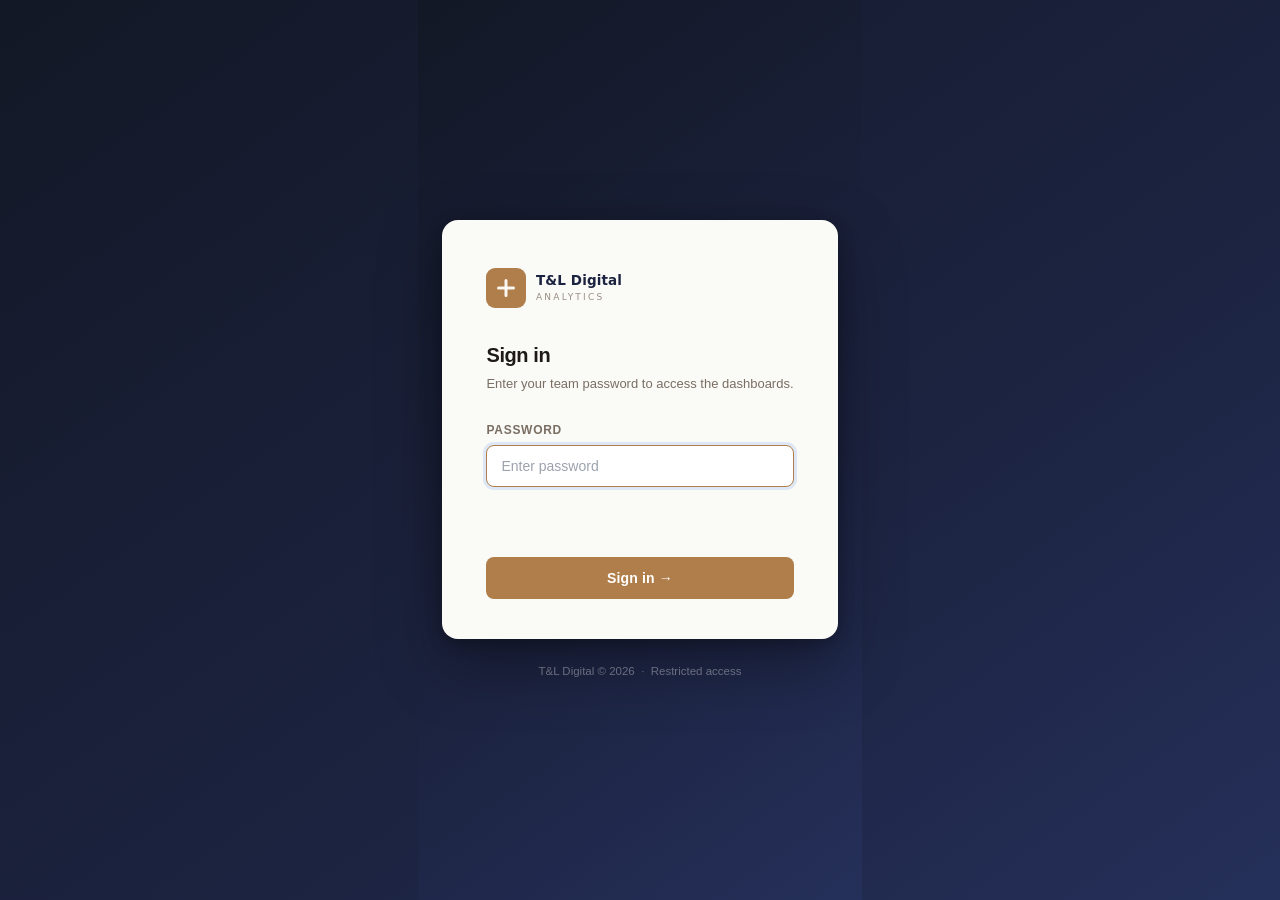
<file: docs/portfolio/initiatives/2026 Digital Portfolio Initiative Dashboard V0.2.html>
<!doctype html>
<html lang="en">
<head>
  <meta charset="utf-8" />
  <title>2026 Digital Initiatives – Strategic Portfolio</title>
  <meta name="viewport" content="width=device-width, initial-scale=1" />
  <!-- T&L Design System — must precede page <style> so variables are available -->
  <script src="../../js/theme.js"></script>
  <link rel="stylesheet" href="../../css/design-system.css" />
  <meta http-equiv="Content-Security-Policy"
        content="default-src 'none';
                 script-src 'self' 'unsafe-inline';
                 style-src  'self' 'unsafe-inline' https://fonts.googleapis.com;
                 font-src   https://fonts.gstatic.com;
                 img-src    'self' data:;
                 connect-src 'self' https:;
                 frame-ancestors 'self';
                 base-uri   'self';
                 form-action 'none';" />
  <meta name="referrer" content="strict-origin-when-cross-origin" />
  <link rel="preconnect" href="https://fonts.googleapis.com" />
  <link rel="preconnect" href="https://fonts.gstatic.com" crossorigin />
  <link href="https://fonts.googleapis.com/css2?family=DM+Sans:ital,opsz,wght@0,9..40,300..900;1,9..40,300..700&family=JetBrains+Mono:wght@400;500;700&display=swap" rel="stylesheet" />
  <style>
    /* ── T&L shared design tokens ────────────────────────────────── */
    :root {
      --navy:          #1C2340;
      --accent:        #B07E4A;
      --accent-light:  #FAF3E8;
      --bg:            #EDE8DF;
      --surface:       #FAFAF7;
      --surface-alt:   #F5EEE5;
      --border:        #D8CDBE;
      --border-strong: #BFB09A;
      --text:          #1E1A16;
      --text-2:        #4A3E35;
      --muted:         #7A6E63;
      --sh:            0 2px 12px rgba(0,0,0,.08);
      --sh-card:       0 4px 20px rgba(0,0,0,.07);
      --r:             10px;

      /* Status */
      --ok:          #059669;
      --ok-bg:       rgba(5,150,105,.08);
      --ok-border:   rgba(5,150,105,.20);
      --warn:        #D97706;
      --warn-bg:     rgba(217,119,6,.08);
      --warn-border: rgba(217,119,6,.20);
      --neg:         #DC2626;
      --neg-bg:      rgba(220,38,38,.08);
      --neg-border:  rgba(220,38,38,.20);
      --done:        #0284C7;
      --done-bg:     rgba(2,132,199,.08);
      --done-border: rgba(2,132,199,.20);

      /* Value-prop pill palette */
      --vp-guest-bg:   #F3E8FF; --vp-guest-text:  #6B21A8; --vp-guest-border: #E9D5FF;
      --vp-ops-bg:     #EFF6FF; --vp-ops-text:    #1E40AF; --vp-ops-border:   #BFDBFE;
      --vp-sales-bg:   #FFEDD5; --vp-sales-text:  #9A3412; --vp-sales-border: #FED7AA;
      --vp-growth-bg:  #D1FAE5; --vp-growth-text: #065F46; --vp-growth-border:#A7F3D0;

      /* Topbar text */
      --sb-text:   #EAE3DA;
      --sb-text-2: #C0B5A8;

      /* Fonts */
      --font-ui:      'DM Sans', -apple-system, BlinkMacSystemFont, "Segoe UI", Roboto, Helvetica, Arial, sans-serif;
      --font-tabular: 'JetBrains Mono', ui-monospace, SFMono-Regular, Menlo, Monaco, Consolas, monospace;

      /* Sparkline */
      --spark-h: 24px;

      /* Layout offsets */
      --topbar-h:  56px;
      --search-h:  53px;
    }

    [data-theme="dark"] {
      --navy:          #0F172A;
      --accent:        #3B82F6;
      --accent-light:  rgba(59,130,246,.12);
      --bg:            #0B1120;
      --surface:       #151D2E;
      --surface-alt:   #1A2438;
      --border:        rgba(148,163,184,.15);
      --border-strong: rgba(148,163,184,.25);
      --text:          #E2E8F0;
      --text-2:        #CBD5E1;
      --muted:         #94A3B8;
      --sh:            0 2px 16px rgba(0,0,0,.35);
      --sh-card:       0 4px 24px rgba(0,0,0,.30);
      --ok:            #34D399;
      --ok-bg:         rgba(52,211,153,.10);
      --ok-border:     rgba(52,211,153,.25);
      --warn:          #FBBF24;
      --warn-bg:       rgba(251,191,36,.10);
      --warn-border:   rgba(251,191,36,.25);
      --neg:           #FB7185;
      --neg-bg:        rgba(251,113,133,.10);
      --neg-border:    rgba(251,113,133,.25);
      --done:          #38BDF8;
      --done-bg:       rgba(56,189,248,.10);
      --done-border:   rgba(56,189,248,.25);
      --vp-guest-bg:   rgba(107,33,168,.18);  --vp-guest-text:  #C084FC; --vp-guest-border: rgba(192,132,252,.25);
      --vp-ops-bg:     rgba(30,64,175,.18);   --vp-ops-text:    #93C5FD; --vp-ops-border:   rgba(147,197,253,.25);
      --vp-sales-bg:   rgba(154,52,18,.18);   --vp-sales-text:  #FDBA74; --vp-sales-border: rgba(253,186,116,.25);
      --vp-growth-bg:  rgba(6,95,70,.18);     --vp-growth-text: #6EE7B7; --vp-growth-border:rgba(110,231,183,.25);
    }

    /* ── Reset ───────────────────────────────────────────────────── */
    *, *::before, *::after { box-sizing: border-box; margin: 0; padding: 0; }
    html, body {
      min-height: 100%;
      font-family: var(--font-ui);
      font-size: 14px;
      line-height: 1.45;
      background: var(--bg);
      color: var(--text);
    }

    /* ── Topbar ──────────────────────────────────────────────────── */
    .topbar {
      position: sticky; top: 0; z-index: 50;
      display: flex; align-items: center; gap: 12px;
      padding: 0 24px; height: var(--topbar-h);
      background: var(--navy);
      box-shadow: 0 2px 8px rgba(0,0,0,.20);
    }
    .brand-icon {
      width: 34px; height: 34px; background: var(--accent);
      border-radius: 8px; display: flex; align-items: center; justify-content: center;
      font-size: 15px; font-weight: 900; color: #fff; flex-shrink: 0;
    }
    .brand-name { font-size: 15px; font-weight: 800; color: var(--sb-text); }
    .brand-sep  { color: rgba(255,255,255,.25); font-size: 18px; font-weight: 200; padding: 0 2px; }
    .brand-sub  { font-size: 13px; font-weight: 500; color: var(--sb-text-2); }
    .topbar-spacer { flex: 1; }
    .nav-back {
      display: inline-flex; align-items: center; gap: 5px;
      padding: 5px 13px;
      border: 1px solid rgba(255,255,255,.15);
      border-radius: 7px;
      background: rgba(255,255,255,.06);
      color: var(--sb-text-2); font-size: 12.5px;
      font-family: var(--font-ui); text-decoration: none;
      transition: background .15s, color .15s; white-space: nowrap;
    }
    .nav-back:hover { background: rgba(255,255,255,.14); color: #fff; }
    .theme-toggle {
      width: 34px; height: 34px; border-radius: 8px;
      border: 1px solid rgba(255,255,255,.15);
      background: rgba(255,255,255,.06);
      cursor: pointer; display: flex; align-items: center; justify-content: center;
      font-size: 16px; color: var(--sb-text-2); transition: background .2s;
    }
    .theme-toggle:hover { background: rgba(255,255,255,.12); }
    .icon-sun  { display: none; }
    .icon-moon { display: inline; }
    .sign-out {
      padding: 5px 13px;
      border: 1px solid rgba(255,255,255,.15);
      border-radius: 7px;
      background: rgba(255,255,255,.06);
      color: var(--sb-text-2); font-size: 12.5px;
      font-family: var(--font-ui, sans-serif); font-weight: 600;
      cursor: pointer; transition: background .15s, color .15s; white-space: nowrap;
    }
    .sign-out:hover { background: rgba(220,38,38,.25); color: #FCA5A5; border-color: rgba(220,38,38,.35); }
    [data-theme="dark"] .icon-sun  { display: inline; }
    [data-theme="dark"] .icon-moon { display: none; }

    /* ── Page wrapper ─────────────────────────────────────────────── */
    .wrap {
      width: 100%;
      max-width: 1800px;
      margin: 0 auto;
      padding: 32px 24px 64px;
    }

    /* ── Page hero ───────────────────────────────────────────────── */
    .page-hero { margin-bottom: 28px; }
    .page-hero h1 {
      font-size: 22px; font-weight: 800; letter-spacing: -.02em;
      color: var(--text); margin-bottom: 4px;
    }
    .page-hero .path { font-size: 12px; color: var(--muted); }

    /* ── Section header (matches T&L shared style) ───────────────── */
    .section-header {
      display: flex; align-items: center; gap: 10px;
      margin-bottom: 16px;
    }
    .section-header h2 {
      font-size: 11px; font-weight: 800; text-transform: uppercase;
      letter-spacing: .09em; color: var(--muted); white-space: nowrap;
    }
    .section-line { flex: 1; height: 1px; background: var(--border); }
    .badge-count {
      font-size: 11px; font-weight: 700;
      background: var(--accent-light); color: var(--accent);
      border: 1px solid rgba(37,99,235,.20);
      border-radius: 9999px; padding: 1px 8px;
    }

    /* ── Signal chips ────────────────────────────────────────────── */
    .signals {
      display: grid;
      grid-template-columns: repeat(3, 1fr);
      gap: 12px;
      margin-bottom: 32px;
    }
    .chip {
      background: var(--surface);
      border: 1px solid var(--border);
      border-radius: var(--r);
      padding: 14px 16px;
      box-shadow: var(--sh-card);
      display: grid;
      grid-template-columns: auto 1fr;
      gap: 12px;
      align-items: center;
      position: relative;
      overflow: hidden;
      transition: box-shadow .18s, transform .18s;
    }
    .chip:hover { box-shadow: 0 6px 24px rgba(0,0,0,.10); transform: translateY(-1px); }
    .chip::before {
      content: "";
      position: absolute; top: 0; left: 0; right: 0; height: 3px;
      background: var(--chip-color, var(--accent));
    }
    .chip.top    { --chip-color: var(--ok); }
    .chip.block  { --chip-color: var(--neg); }
    .chip.vol    { --chip-color: var(--warn); }
    .dot { width: 10px; height: 10px; border-radius: 50%; background: var(--chip-color, var(--accent)); flex-shrink: 0; }
    .chip h3 { font-size: 13.5px; font-weight: 700; color: var(--text); margin: 0; line-height: 1.3; }
    .chip p  { margin: 3px 0 0; font-size: 12px; color: var(--muted); line-height: 1.4; }

    /* ── KPI section ─────────────────────────────────────────────── */
    .kpi-container { margin-bottom: 32px; display: flex; flex-direction: column; gap: 20px; }

    .cards-row {
      display: grid;
      grid-template-columns: repeat(4, 1fr);
      gap: 12px;
    }

    .card {
      background: var(--surface);
      border: 1px solid var(--border);
      border-radius: var(--r);
      padding: 16px 18px 14px;
      box-shadow: var(--sh-card);
      display: flex;
      flex-direction: column;
      position: relative;
      overflow: hidden;
      transition: box-shadow .18s, transform .18s, border-color .18s;
    }
    .card::before {
      content: "";
      position: absolute; top: 0; left: 0; right: 0; height: 3px;
      background: var(--accent);
    }
    .card:hover {
      box-shadow: 0 8px 28px rgba(37,99,235,.13);
      transform: translateY(-2px);
      border-color: rgba(37,99,235,.30);
    }
    .card .label {
      font-size: 11px; font-weight: 700; text-transform: uppercase;
      letter-spacing: .06em; color: var(--muted);
      margin-bottom: 8px;
      display: flex; align-items: center; gap: 5px;
    }
    .card .value {
      font-family: var(--font-tabular);
      font-size: 26px; font-weight: 700; letter-spacing: -.03em;
      color: var(--text); line-height: 1; margin-bottom: 8px;
    }
    .card .sub-value {
      font-family: var(--font-tabular);
      font-size: 14px; font-weight: 500; color: var(--muted); margin-left: 4px;
    }
    .card .comp {
      font-size: 11px; font-weight: 700;
      display: inline-flex; align-items: center; gap: 4px;
      padding: 2px 7px; border-radius: 4px;
      margin-bottom: 3px; align-self: flex-start;
    }
    .comp.pos { background: var(--ok-bg); color: var(--ok); border: 1px solid var(--ok-border); }
    .comp.neg { background: var(--neg-bg); color: var(--neg); border: 1px solid var(--neg-border); }

    /* ── Tooltips ────────────────────────────────────────────────── */
    .has-tooltip { cursor: help; text-decoration: underline dotted var(--muted); position: relative; }
    .has-tooltip:hover::after {
      content: attr(data-tooltip);
      position: absolute; bottom: 100%; left: 0; transform: translateY(-8px);
      background: #1F2937; color: #fff;
      padding: 8px 12px; border-radius: 6px;
      font-size: 12px; line-height: 1.4; white-space: pre-wrap;
      width: 220px; z-index: 100;
      box-shadow: 0 10px 15px -3px rgba(0,0,0,.15);
      font-weight: 400; pointer-events: none;
    }

    /* Inline utility colors */
    .text-ok  { color: var(--ok);  font-weight: 600; }
    .text-neg { color: var(--neg); font-weight: 600; }
    .delta.pos { color: var(--ok);  font-weight: 700; }
    .delta.neg { color: var(--neg); font-weight: 700; }

    /* ── Search bar ──────────────────────────────────────────────── */
    .search-container {
      position: sticky;
      top: var(--topbar-h);
      z-index: 30;
      background: var(--surface);
      border-bottom: 1px solid var(--border);
      padding: 10px 14px;
      display: flex; align-items: center;
      box-shadow: 0 2px 6px rgba(0,0,0,.04);
    }
    .search-wrapper { position: relative; width: 300px; }
    .search-icon {
      position: absolute; left: 10px; top: 50%; transform: translateY(-50%);
      color: var(--muted); width: 14px; height: 14px; pointer-events: none;
    }
    #tableSearch {
      width: 100%;
      padding: 7px 12px 7px 32px;
      border: 1px solid var(--border);
      border-radius: 7px;
      font-size: 13px; font-family: var(--font-ui);
      background: var(--surface-alt);
      color: var(--text);
      transition: border-color .2s, box-shadow .2s;
    }
    #tableSearch::placeholder { color: var(--muted); }
    #tableSearch:focus {
      outline: none;
      border-color: var(--accent);
      background: var(--surface);
      box-shadow: 0 0 0 3px rgba(37,99,235,.12);
    }
    tr.hidden { display: none; }

    /* ── Table wrapper ───────────────────────────────────────────── */
    .table-section { margin-bottom: 32px; }

    .table-wrap {
      background: var(--surface);
      border: 1px solid var(--border);
      border-radius: var(--r);
      box-shadow: var(--sh-card);
      overflow: auto;
      max-height: 70vh;
      position: relative;
    }

    /* ── Table ───────────────────────────────────────────────────── */
    table {
      width: 100%;
      border-collapse: separate;
      border-spacing: 0;
      font-size: 13px;
      font-family: var(--font-ui);
      table-layout: fixed;
      min-width: 1600px;
    }

    /* Column widths */
    col.col-init    { width: 220px; }
    col.col-desc    { width: 240px; }
    col.col-perf    { width: 240px; }
    col.col-owner   { width: 140px; }
    col.col-value   { width: 180px; }
    col.col-status  { width: 110px; }
    col.col-start   { width: 100px; }
    col.col-astart  { width: 100px; }
    col.col-expq    { width: 120px; }
    col.col-acomp   { width: 120px; }
    col.col-cost    { width: 100px; }
    col.col-roi     { width: 100px; }
    col.col-actroi  { width: 100px; }
    col.col-kpi     { width: 140px; }
    col.col-actual  { width: 90px; }
    col.col-proj    { width: 90px; }
    col.col-goal    { width: 90px; }
    col.col-delta   { width: 100px; }
    col.col-kpiCharts { width: 200px; }

    /* Header */
    thead th {
      position: sticky;
      top: var(--search-h);     /* sits below the search bar */
      background: var(--surface-alt);
      z-index: 20;
      text-align: left;
      padding: 10px 12px;
      border-bottom: 1px solid var(--border-strong);
      font-size: 11px; font-weight: 700;
      text-transform: uppercase; letter-spacing: .06em;
      color: var(--muted);
      white-space: nowrap;
    }

    tbody td {
      border-bottom: 1px solid var(--border);
      padding: 8px 12px;
      vertical-align: middle;
      color: var(--text-2);
      transition: background .12s;
    }

    /* Zebra striping (light / dark aware) */
    tbody tr:nth-child(6n+1) td,
    tbody tr:nth-child(6n+2) td,
    tbody tr:nth-child(6n+3) td { background-color: var(--surface-alt); }
    tbody tr:nth-child(6n+4) td,
    tbody tr:nth-child(6n+5) td,
    tbody tr:nth-child(6n+6) td { background-color: var(--surface); }

    /* Sticky left column */
    th.sticky, td.sticky {
      position: sticky; left: 0; z-index: 15;
      background: inherit;
      box-shadow: 4px 0 8px -2px rgba(0,0,0,.06), 1px 0 0 var(--border);
    }
    thead th.sticky { z-index: 25; background: var(--surface-alt); }

    /* Alignment */
    td.center { text-align: center; }
    td.right  { text-align: right; font-variant-numeric: tabular-nums; font-family: var(--font-tabular); }

    /* Status pills */
    .status {
      display: inline-block; padding: 3px 9px;
      border-radius: 9999px; font-size: 11px; font-weight: 700;
      letter-spacing: .02em;
    }
    .status.on    { background: var(--ok-bg);   color: var(--ok);   border: 1px solid var(--ok-border); }
    .status.delay { background: var(--warn-bg); color: var(--warn); border: 1px solid var(--warn-border); }
    .status.block { background: var(--neg-bg);  color: var(--neg);  border: 1px solid var(--neg-border); }
    .status.done  { background: var(--done-bg); color: var(--done); border: 1px solid var(--done-border); }

    /* Value-prop pills */
    .vp-pill {
      display: inline-block; padding: 3px 9px; border-radius: 6px;
      font-size: 11px; font-weight: 700;
      text-transform: uppercase; letter-spacing: .03em;
    }
    .vp-pill.guest  { background: var(--vp-guest-bg);  color: var(--vp-guest-text);  border: 1px solid var(--vp-guest-border); }
    .vp-pill.ops    { background: var(--vp-ops-bg);    color: var(--vp-ops-text);    border: 1px solid var(--vp-ops-border); }
    .vp-pill.sales  { background: var(--vp-sales-bg);  color: var(--vp-sales-text);  border: 1px solid var(--vp-sales-border); }
    .vp-pill.growth { background: var(--vp-growth-bg); color: var(--vp-growth-text); border: 1px solid var(--vp-growth-border); }

    /* BU / owner cell */
    .bu-cell    { display: flex; flex-direction: column; line-height: 1.25; }
    .bu-text    { font-weight: 700; font-size: 13px; color: var(--text); }
    .owner-text { font-size: 12px; color: var(--muted); }

    /* Shared cost bundle highlight */
    .cost-shared {
      background: var(--warn-bg) !important;
      color: var(--warn);
      font-weight: 600;
      border-left: 3px solid var(--warn);
    }

    td.kpi     { color: var(--text);   font-weight: 600; font-family: var(--font-ui); }
    td.rowhead { font-weight: 700; color: var(--text); }
    td.desc, td.perf { color: var(--muted); font-size: 12px; }

    /* Sparklines */
    .spark-cell { display: flex; align-items: center; height: 100%; }
    .spark      { width: 100%; height: var(--spark-h); display: flex; align-items: center; }
    svg.sparkline { width: 100%; height: var(--spark-h); }
    .spark .label { margin-left: 8px; font-size: 11px; color: var(--muted); white-space: nowrap; min-width: 40px; font-family: var(--font-tabular); }

    /* ── Footer ──────────────────────────────────────────────────── */
    .site-footer {
      text-align: center; padding: 24px;
      color: var(--muted); font-size: 12px;
      border-top: 1px solid var(--border);
      margin-top: 8px;
    }

    /* ── Responsive ──────────────────────────────────────────────── */
    @media (max-width: 980px) {
      .signals    { grid-template-columns: 1fr; }
      .cards-row  { grid-template-columns: repeat(2, 1fr); }
    }
  </style>
  <script>
    function renderSparkline(cell) {
      const raw = (cell.getAttribute('data-series') || '').split(',').map(n => parseFloat(n.trim())).filter(n => !isNaN(n));
      if (raw.length < 2) return;
      const w = 180, h = 24;
      const min = Math.min(...raw), max = Math.max(...raw);
      const xStep = w / (raw.length - 1);
      const pts = raw.map((v, i) => {
        const x = i * xStep;
        const pad = 2, availH = h - pad * 2;
        const y = (h - pad) - ((v - min) / (max - min || 1)) * availH;
        return `${x.toFixed(2)},${y.toFixed(2)}`;
      }).join(' ');
      const svg = document.createElementNS('http://www.w3.org/2000/svg', 'svg');
      svg.setAttribute('class', 'sparkline');
      svg.setAttribute('viewBox', `0 0 ${w} ${h}`);
      svg.setAttribute('preserveAspectRatio', 'none');
      const poly = document.createElementNS('http://www.w3.org/2000/svg', 'polyline');
      poly.setAttribute('fill', 'none');
      poly.setAttribute('stroke', getComputedStyle(document.documentElement).getPropertyValue('--accent').trim());
      poly.setAttribute('stroke-width', '2');
      poly.setAttribute('points', pts);
      svg.appendChild(poly);
      cell.innerHTML = '';
      cell.appendChild(svg);
      const last = raw[raw.length - 1], first = raw[0], dir = last - first;
      const label = document.createElement('span');
      label.className = 'label';
      label.textContent = (dir > 0 ? '▲ ' : dir < 0 ? '▼ ' : '■ ') + last.toString();
      cell.appendChild(label);
    }
    function renderAllSparklines() { document.querySelectorAll('.spark').forEach(renderSparkline); }

    function initSearch() {
      const searchInput = document.getElementById('tableSearch');
      if (!searchInput) return;
      searchInput.addEventListener('keyup', function(e) {
        const term = e.target.value.toLowerCase();
        const rows = Array.from(document.querySelector('table tbody').getElementsByTagName('tr'));
        for (let i = 0; i < rows.length; i += 3) {
          const group = rows.slice(i, i + 3);
          const match = group.map(r => r.textContent).join(' ').toLowerCase().includes(term);
          group.forEach(r => r.classList.toggle('hidden', !match));
        }
      });
    }

    window.addEventListener('DOMContentLoaded', () => {
      renderAllSparklines();
      initSearch();

      // Dark mode
      const saved = localStorage.getItem('theme');
      if (saved) document.documentElement.setAttribute('data-theme', saved);
      document.getElementById('theme-toggle').addEventListener('click', function() {
        const next = document.documentElement.getAttribute('data-theme') === 'dark' ? 'light' : 'dark';
        document.documentElement.setAttribute('data-theme', next);
        localStorage.setItem('theme', next);
        renderAllSparklines(); // re-render with updated accent color
      });

      // Sign out
      document.getElementById('sign-out').addEventListener('click', function() {
        sessionStorage.removeItem('tl_auth');
        window.location.replace('../../gate.html');
      });
    });
    window.addEventListener('resize', renderAllSparklines);
  </script>
</head>
<body>

  <!-- ── Auth guard ── -->
  <script>if (sessionStorage.getItem('tl_auth') !== '1') { window.location.replace('../../gate.html'); }</script>

  <!-- ── Topbar ── -->
  <div class="topbar">
    <img src="../../assets/logo-on-dark.svg" alt="T&amp;L Digital Analytics" height="32" style="display:block;flex-shrink:0" />
    <div class="topbar-spacer"></div>
    <a href="index.html" class="nav-back">&#8592; All Dashboards</a>
    <button class="theme-toggle" id="theme-toggle" title="Toggle dark mode">
      <span class="icon-moon">🌙</span>
      <span class="icon-sun">☀️</span>
    </button>
    <button class="sign-out" id="sign-out" title="Sign out">Sign out</button>
  </div>

  <div class="wrap">

    <!-- ── Hero ── -->
    <div class="page-hero">
      <h1>2026 Digital Initiatives &mdash; Executive View</h1>
      <p class="path">Shared Drive &rsaquo; Executive Dashboards &rsaquo; 2026_Strategic_Portfolio_Master</p>
    </div>

    <!-- ── Top Takeaways ── -->
    <div class="section-header">
      <h2>Top Takeaways</h2>
      <div class="section-line"></div>
    </div>
    <section class="signals" aria-label="Portfolio signals">
      <div class="chip top">
        <span class="dot"></span>
        <div>
          <h3>&#8593; Top Performer &bull; #4 AI&#8209;First Customer Servicing</h3>
          <p>Exceeding projections in owner engagement. VOYA generating 1,200 booking links leading to 329 YTD bookings.</p>
        </div>
      </div>
      <div class="chip block">
        <span class="dot"></span>
        <div>
          <h3>&#8595; Top Blocker &bull; #7 Frictionless Check&#8209;In</h3>
          <p>Hardware dependencies delaying rollout.</p>
        </div>
      </div>
      <div class="chip vol">
        <span class="dot"></span>
        <div>
          <h3>&#8635; Volatility Alert &bull; #1 Digital Product Sales</h3>
          <p>Increase in YoY session count. Total bookings flat, leading to a decrease in conversion rate.</p>
        </div>
      </div>
    </section>

    <!-- ── KPIs: New Owner Acquisition ── -->
    <div class="section-header">
      <h2>New Owner Acquisition</h2>
      <div class="section-line"></div>
    </div>
    <section class="kpi-container" aria-label="KPI Dashboards">
      <div class="cards-row">
        <div class="card">
          <div class="label">Leads</div>
          <div class="value">24,500</div>
          <span class="comp pos">&#9650; 2.2% vs LYTD</span>
          <span class="comp pos">&#9650; 4.1% vs 2LYTD</span>
        </div>
        <div class="card">
          <div class="label">Tours</div>
          <div class="value">3,200</div>
          <span class="comp neg">&#9660; 1.8% vs LYTD</span>
          <span class="comp pos">&#9650; 1.7% vs 2LYTD</span>
        </div>
        <div class="card">
          <div class="label">Conversions <span class="sub-value">(Conv. Rate)</span></div>
          <div class="value">480 <span class="sub-value text-ok">15.0%</span></div>
          <span class="comp neg">&#9660; &minus;0.5% vs LYTD</span>
          <span class="comp pos">&#9650; 3.5% vs 2LYTD</span>
        </div>
        <div class="card">
          <div class="label">VPG</div>
          <div class="value">$3,150</div>
          <span class="comp pos">&#9650; 4.1% vs LYTD</span>
          <span class="comp pos">&#9650; 6.4% vs 2LYTD</span>
        </div>
      </div>

      <!-- ── KPIs: Vacation Ownership ── -->
      <div class="section-header" style="margin-top:8px;">
        <h2>Vacation Ownership</h2>
        <div class="section-line"></div>
      </div>
      <div class="cards-row">
        <div class="card">
          <div class="label has-tooltip" data-tooltip="Count of Membership Numbers who actively stayed on property in the past rolling 12 months">
            Active Owners &#9432;
          </div>
          <div class="value">142,000</div>
          <span class="comp pos">&#9650; 2.4% vs LYTD</span>
          <span class="comp pos">&#9650; 3.6% vs 2LYTD</span>
        </div>
        <div class="card">
          <div class="label">Gross Bookings</div>
          <div class="value">85,400</div>
          <span class="comp neg">&#9660; 2.1% vs LYTD</span>
          <span class="comp pos">&#9650; 0.9% vs 2LYTD</span>
        </div>
        <div class="card">
          <div class="label">Net Arrivals</div>
          <div class="value">78,200</div>
          <span class="comp pos">&#9650; 5.1% vs LYTD</span>
          <span class="comp pos">&#9650; 7.6% vs 2LYTD</span>
        </div>
        <div class="card">
          <div class="label has-tooltip" data-tooltip="Arrivals divided by active owners">
            Arrivals Per Owner &#9432;
          </div>
          <div class="value">2.55</div>
          <span class="comp neg">&#9660; 1.2% vs LYTD</span>
          <span class="comp pos">&#9650; 3.1% vs 2LYTD</span>
        </div>
      </div>
    </section>

    <!-- ── Initiative Detail table ── -->
    <div class="table-section">
      <div class="section-header">
        <h2>Initiative Detail</h2>
        <div class="section-line"></div>
        <span class="badge-count">12 initiatives</span>
      </div>

      <div class="table-wrap" role="region" aria-label="Initiatives table">
        <div class="search-container">
          <div class="search-wrapper">
            <svg class="search-icon" xmlns="http://www.w3.org/2000/svg" viewBox="0 0 24 24" fill="none" stroke="currentColor" stroke-width="2" stroke-linecap="round" stroke-linejoin="round">
              <circle cx="11" cy="11" r="8"></circle>
              <line x1="21" y1="21" x2="16.65" y2="16.65"></line>
            </svg>
            <input type="text" id="tableSearch" placeholder="Filter initiatives, owners, or KPIs&hellip;" aria-label="Search Table">
          </div>
        </div>

        <table>
          <colgroup>
            <col class="col-init">  <col class="col-desc">  <col class="col-perf">  <col class="col-owner"> <col class="col-value"> <col class="col-status"><col class="col-start"><col class="col-astart"><col class="col-expq"><col class="col-acomp"> <col class="col-cost"><col class="col-roi"><col class="col-actroi"> <col class="col-kpi">
            <col class="col-actual"><col class="col-proj"><col class="col-goal"><col class="col-delta">
            <col class="col-kpiCharts">
          </colgroup>
          <thead>
            <tr>
              <th class="sticky">Initiative</th>
              <th>Description</th><th>Performance Summary</th>
              <th>BU &amp; Owner</th>
              <th>Value Proposition</th>
              <th>Status</th>
              <th>Expected Start</th><th>Actual Start</th><th>Expected Completion</th><th>Actual Completion</th>
              <th class="center">Earmark ($M)</th><th class="center">Est. ROI</th><th class="center">Act. ROI</th>
              <th>Initiative KPIs</th><th class="center">Actual</th><th class="center">Proj</th><th class="center">Goal</th><th class="right">&Delta; vs Goal</th><th>Trend</th>
            </tr>
          </thead>
          <tbody>

            <tr>
              <td class="rowhead sticky" rowspan="3">1. Digital Product Sales</td>
              <td class="desc" rowspan="3">Discovery and upgrade path optimizations for digital inventory.</td>
              <td class="perf" rowspan="3">Strong volume in entry&#8209;tier sales; transaction values are lagging.</td>
              <td rowspan="3"><div class="bu-cell"><span class="bu-text">Sales</span><span class="owner-text">&mdash;</span></div></td>
              <td rowspan="3"><span class="vp-pill sales">Sales Efficiency</span></td>
              <td rowspan="3"><span class="status delay">Delayed</span></td>
              <td rowspan="3">Jan</td><td rowspan="3">&mdash;</td><td rowspan="3">&mdash;</td><td rowspan="3">&mdash;</td>
              <td class="center rowhead" rowspan="3">0.25</td>
              <td class="center" rowspan="3"></td>
              <td class="center" rowspan="3"></td>
              <td class="kpi">Conv Rate</td>
              <td class="center text-neg">8.2%</td><td class="center text-neg">8.0%</td><td class="center">8.5%</td>
              <td class="right delta neg">&minus;0.3%</td>
              <td><div class="spark" data-series="8.1,8.3,8.2,8.6"></div></td>
            </tr>
            <tr>
              <td class="kpi">Avg Value</td>
              <td class="center text-neg">$390</td><td class="center text-neg">$425</td><td class="center">$450</td>
              <td class="right delta neg">&minus;$60</td>
              <td><div class="spark" data-series="420,415,410,390"></div></td>
            </tr>
            <tr>
              <td class="kpi">Velocity</td>
              <td class="center text-neg">13d</td><td class="center text-neg">14d</td><td class="center">12d</td>
              <td class="right delta neg">+1d</td>
              <td><div class="spark" data-series="13,13,14,13"></div></td>
            </tr>

            <tr>
              <td class="rowhead sticky" rowspan="3">2. Digital Tour Generation</td>
              <td class="desc" rowspan="3">Driving tour bookings through digital marketing and friction reduction.</td>
              <td class="perf" rowspan="3">Efficient tour growth through reduced funnel friction.</td>
              <td rowspan="3"><div class="bu-cell"><span class="bu-text">Marketing</span><span class="owner-text">Jen V.</span></div></td>
              <td rowspan="3"><span class="vp-pill growth">Arrival &amp; Tour Growth</span></td>
              <td rowspan="3"><span class="status on">On Track</span></td>
              <td rowspan="3">Jan</td><td rowspan="3">&mdash;</td><td rowspan="3">&mdash;</td><td rowspan="3">&mdash;</td>
              <td class="center rowhead" rowspan="3">1.75</td>
              <td class="center" rowspan="3"></td>
              <td class="center" rowspan="3"></td>
              <td class="kpi">Pkg Conv</td>
              <td class="center text-ok">4.1%</td><td class="center text-neg">3.8%</td><td class="center">4.0%</td>
              <td class="right delta pos">+0.1%</td>
              <td><div class="spark" data-series="3.7,3.8,4.0,4.1"></div></td>
            </tr>
            <tr>
              <td class="kpi">Tours</td>
              <td class="center text-neg">1,150</td><td class="center text-neg">1,000</td><td class="center">1,200</td>
              <td class="right delta neg">&minus;50</td>
              <td><div class="spark" data-series="980,1050,1100,1150"></div></td>
            </tr>
            <tr>
              <td class="kpi">Friction</td>
              <td class="center text-ok">&minus;22%</td><td class="center text-neg">&minus;15%</td><td class="center">&minus;20%</td>
              <td class="right delta pos">&minus;2%</td>
              <td><div class="spark" data-series="-10,-14,-18,-22"></div></td>
            </tr>

            <tr>
              <td class="rowhead sticky" rowspan="3">3. Sales Center of the Future</td>
              <td class="desc" rowspan="3">Next&#8209;gen agent tools and SCOF Miro integration.</td>
              <td class="perf" rowspan="3">Initial agent sentiment is high; yield beginning to climb.</td>
              <td rowspan="3"><div class="bu-cell"><span class="bu-text">Sales</span><span class="owner-text">Jess</span></div></td>
              <td rowspan="3"><span class="vp-pill sales">Sales Efficiency</span></td>
              <td rowspan="3"><span class="status on">On Track</span></td>
              <td rowspan="3">Jan</td><td rowspan="3">&mdash;</td><td rowspan="3">&mdash;</td><td rowspan="3">&mdash;</td>
              <td class="center rowhead" rowspan="3">3.65</td>
              <td class="center" rowspan="3"></td>
              <td class="center" rowspan="3"></td>
              <td class="kpi">Lead Conv</td>
              <td class="center text-neg">14%</td><td class="center text-neg">14%</td><td class="center">15%</td>
              <td class="right delta neg">&minus;1%</td>
              <td><div class="spark" data-series="13.8,14.0,14.0,14.0"></div></td>
            </tr>
            <tr>
              <td class="kpi">Agent Yield</td>
              <td class="center text-neg">+10%</td><td class="center text-neg">+10%</td><td class="center">+12%</td>
              <td class="right delta neg">&minus;2%</td>
              <td><div class="spark" data-series="8,9,10,10"></div></td>
            </tr>
            <tr>
              <td class="kpi">Miro Adopt</td>
              <td class="center text-neg">92%</td><td class="center text-neg">90%</td><td class="center">95%</td>
              <td class="right delta neg">&minus;3%</td>
              <td><div class="spark" data-series="88,90,91,92"></div></td>
            </tr>

            <tr>
              <td class="rowhead sticky" rowspan="3">4. AI&#8209;First Customer Servicing</td>
              <td class="desc" rowspan="3">Voya&#8209;powered live chat and AI deflection strategies.</td>
              <td class="perf" rowspan="3">Exceeding projections in both cost reduction and deflection.</td>
              <td rowspan="3"><div class="bu-cell"><span class="bu-text">Owner Svc</span><span class="owner-text">Summer</span></div></td>
              <td rowspan="3"><span class="vp-pill ops">Operating Efficiency</span></td>
              <td rowspan="3"><span class="status done">Completed</span></td>
              <td rowspan="3">Jan</td><td rowspan="3">&mdash;</td><td rowspan="3">&mdash;</td><td rowspan="3">&mdash;</td>
              <td class="center rowhead" rowspan="3">1.90</td>
              <td class="center" rowspan="3"></td>
              <td class="center" rowspan="3"></td>
              <td class="kpi">Deflection</td>
              <td class="center text-ok">42%</td><td class="center text-ok">35%</td><td class="center">30%</td>
              <td class="right delta pos">+12%</td>
              <td><div class="spark" data-series="28,32,38,42"></div></td>
            </tr>
            <tr>
              <td class="kpi">CSAT</td>
              <td class="center text-ok">4.6</td><td class="center text-neg">4.2</td><td class="center">4.5</td>
              <td class="right delta pos">+0.1</td>
              <td><div class="spark" data-series="4.2,4.3,4.4,4.6"></div></td>
            </tr>
            <tr>
              <td class="kpi">Cost/Chat</td>
              <td class="center text-ok">$1.25</td><td class="center text-ok">$1.40</td><td class="center">$1.50</td>
              <td class="right delta pos">&minus;$0.25</td>
              <td><div class="spark" data-series="1.45,1.40,1.35,1.25"></div></td>
            </tr>

            <tr>
              <td class="rowhead sticky" rowspan="3">5. CXOne Agent Assist</td>
              <td class="desc" rowspan="3">Automated call summarization and agent assistance tools.</td>
              <td class="perf" rowspan="3">Accuracy is stable; focused on driving agent adoption.</td>
              <td rowspan="3"><div class="bu-cell"><span class="bu-text">Owner Svc</span><span class="owner-text">Diane F.</span></div></td>
              <td rowspan="3"><span class="vp-pill ops">Operating Efficiency</span></td>
              <td rowspan="3"><span class="status on">On Track</span></td>
              <td rowspan="3">Jan</td><td rowspan="3">&mdash;</td><td rowspan="3">&mdash;</td><td rowspan="3">&mdash;</td>
              <td class="center rowhead" rowspan="3">0.60</td>
              <td class="center" rowspan="3"></td>
              <td class="center" rowspan="3"></td>
              <td class="kpi">Summary Acc</td>
              <td class="center text-neg">91%</td><td class="center text-neg">92%</td><td class="center">95%</td>
              <td class="right delta neg">&minus;4%</td>
              <td><div class="spark" data-series="90,91,91,91"></div></td>
            </tr>
            <tr>
              <td class="kpi">ACW Reduction</td>
              <td class="center text-neg">&minus;28s</td><td class="center text-neg">&minus;30s</td><td class="center">&minus;45s</td>
              <td class="right delta neg">+17s</td>
              <td><div class="spark" data-series="-20,-24,-26,-28"></div></td>
            </tr>
            <tr>
              <td class="kpi">Adoption</td>
              <td class="center text-neg">88%</td><td class="center text-neg">85%</td><td class="center">90%</td>
              <td class="right delta neg">&minus;2%</td>
              <td><div class="spark" data-series="84,86,87,88"></div></td>
            </tr>

            <tr>
              <td class="rowhead sticky" rowspan="3">6. Onsite Digital Exp</td>
              <td class="desc" rowspan="3">On&#8209;resort digital engagement and non&#8209;owner lead generation.</td>
              <td class="perf" rowspan="3">Effective non&#8209;owner lead capture at top&#8209;tier resorts.</td>
              <td rowspan="3"><div class="bu-cell"><span class="bu-text">Club Mgmt</span><span class="owner-text">Summer</span></div></td>
              <td rowspan="3"><span class="vp-pill growth">Arrival &amp; Tour Growth</span></td>
              <td rowspan="3"><span class="status on">On Track</span></td>
              <td rowspan="3">Jan</td><td rowspan="3">&mdash;</td><td rowspan="3">&mdash;</td><td rowspan="3">&mdash;</td>
              <td class="center cost-shared" rowspan="9">3.70<br><span style="font-size:10px;opacity:.7">(Bundle)</span></td>
              <td class="center" rowspan="3"></td>
              <td class="center" rowspan="3"></td>
              <td class="kpi">Non&#8209;Owner Ld</td>
              <td class="center text-ok">12%</td><td class="center text-neg">10%</td><td class="center">12%</td>
              <td class="right">0%</td>
              <td><div class="spark" data-series="9,10,11,12"></div></td>
            </tr>
            <tr>
              <td class="kpi">Activation</td>
              <td class="center text-ok">65%</td><td class="center text-neg">60%</td><td class="center">65%</td>
              <td class="right">0%</td>
              <td><div class="spark" data-series="59,61,63,65"></div></td>
            </tr>
            <tr>
              <td class="kpi">Engagement</td>
              <td class="center text-neg">4.2</td><td class="center text-neg">4.0</td><td class="center">4.5</td>
              <td class="right delta neg">&minus;0.3</td>
              <td><div class="spark" data-series="4.0,4.1,4.2,4.2"></div></td>
            </tr>

            <tr>
              <td class="rowhead sticky" rowspan="3">7. Frictionless Check&#8209;In</td>
              <td class="desc" rowspan="3">Digital&#8209;first check&#8209;in/out to reduce front&#8209;desk friction.</td>
              <td class="perf" rowspan="3">Status critical; hardware dependencies delaying rollout.</td>
              <td rowspan="3"><div class="bu-cell"><span class="bu-text">Club Mgmt</span><span class="owner-text">&mdash;</span></div></td>
              <td rowspan="3"><span class="vp-pill guest">Guest Experience</span></td>
              <td rowspan="3"><span class="status delay">Delayed</span></td>
              <td rowspan="3">TBD</td><td rowspan="3">TBD</td><td rowspan="3">&mdash;</td><td rowspan="3">&mdash;</td>
              <td class="center" rowspan="3"></td>
              <td class="center" rowspan="3"></td>
              <td class="kpi">Adoption</td>
              <td class="center text-neg">15%</td><td class="center text-neg">40%</td><td class="center">65%</td>
              <td class="right delta neg">&minus;50%</td>
              <td><div class="spark" data-series="12,14,15,15"></div></td>
            </tr>
            <tr>
              <td class="kpi">Check&#8209;In Time</td>
              <td class="center text-neg">6.5m</td><td class="center text-neg">4.0m</td><td class="center">2.0m</td>
              <td class="right delta neg">+4.5m</td>
              <td><div class="spark" data-series="5.5,6.0,6.2,6.5"></div></td>
            </tr>
            <tr>
              <td class="kpi">Arrival CSAT</td>
              <td class="center text-neg">3.8</td><td class="center text-neg">4.2</td><td class="center">4.5</td>
              <td class="right delta neg">&minus;0.7</td>
              <td><div class="spark" data-series="4.1,4.0,3.9,3.8"></div></td>
            </tr>

            <tr>
              <td class="rowhead sticky" rowspan="3">8. Smarter Personalized Booking</td>
              <td class="desc" rowspan="3">AI&#8209;driven recommendation engine for personalized stays.</td>
              <td class="perf" rowspan="3">Recommendations are driving incremental booking conversion.</td>
              <td rowspan="3"><div class="bu-cell"><span class="bu-text">Club Mgmt</span><span class="owner-text">&mdash;</span></div></td>
              <td rowspan="3"><span class="vp-pill guest">Guest Experience</span></td>
              <td rowspan="3"><span class="status on">On Track</span></td>
              <td rowspan="3">Jan</td><td rowspan="3">&mdash;</td><td rowspan="3">&mdash;</td><td rowspan="3">&mdash;</td>
              <td class="center" rowspan="3"></td>
              <td class="center" rowspan="3"></td>
              <td class="kpi">Booking Conv</td>
              <td class="center text-neg">7.8%</td><td class="center text-neg">7.5%</td><td class="center">8.0%</td>
              <td class="right delta neg">&minus;0.2%</td>
              <td><div class="spark" data-series="7.5,7.6,7.7,7.8"></div></td>
            </tr>
            <tr>
              <td class="kpi">Rec CTR</td>
              <td class="center text-ok">18%</td><td class="center text-neg">12%</td><td class="center">15%</td>
              <td class="right delta pos">+3%</td>
              <td><div class="spark" data-series="11,14,16,18"></div></td>
            </tr>
            <tr>
              <td class="kpi">Pers Lift</td>
              <td class="center text-neg">+19%</td><td class="center text-neg">+15%</td><td class="center">+20%</td>
              <td class="right delta neg">&minus;1%</td>
              <td><div class="spark" data-series="14,16,18,19"></div></td>
            </tr>

            <tr>
              <td class="rowhead sticky" rowspan="3">9. Multi&#8209;Channel Digital</td>
              <td class="desc" rowspan="3">Expanding feature parity across web and mobile applications.</td>
              <td class="perf" rowspan="3">Development on track for April launch; app migration is priority.</td>
              <td rowspan="3"><div class="bu-cell"><span class="bu-text">Club Mgmt</span><span class="owner-text">&mdash;</span></div></td>
              <td rowspan="3"><span class="vp-pill ops">Operating Efficiency</span></td>
              <td rowspan="3"><span class="status on">On Track</span></td>
              <td rowspan="3">April</td><td rowspan="3">&mdash;</td><td rowspan="3">&mdash;</td><td rowspan="3">&mdash;</td>
              <td class="center rowhead" rowspan="3">1.50</td>
              <td class="center" rowspan="3"></td>
              <td class="center" rowspan="3"></td>
              <td class="kpi">Mobile Mix</td>
              <td class="center text-neg">28%</td><td class="center text-neg">30%</td><td class="center">35%</td>
              <td class="right delta neg">&minus;7%</td>
              <td><div class="spark" data-series="26,27,27,28"></div></td>
            </tr>
            <tr>
              <td class="kpi">Retention</td>
              <td class="center text-neg">42%</td><td class="center text-neg">42%</td><td class="center">45%</td>
              <td class="right delta neg">&minus;3%</td>
              <td><div class="spark" data-series="41,41,42,42"></div></td>
            </tr>
            <tr>
              <td class="kpi">Parity</td>
              <td class="center text-neg">85%</td><td class="center text-neg">95%</td><td class="center">100%</td>
              <td class="right delta neg">&minus;15%</td>
              <td><div class="spark" data-series="80,82,84,85"></div></td>
            </tr>

            <tr>
              <td class="rowhead sticky" rowspan="3">10. Platform Modernization</td>
              <td class="desc" rowspan="3">Infrastructure upgrades and cloud cost optimizations.</td>
              <td class="perf" rowspan="3">Early efficiency gains are exceeding year&#8209;end targets.</td>
              <td rowspan="3"><div class="bu-cell"><span class="bu-text">Platform</span><span class="owner-text">&mdash;</span></div></td>
              <td rowspan="3"><span class="vp-pill ops">Operating Efficiency</span></td>
              <td rowspan="3"><span class="status done">Completed</span></td>
              <td rowspan="3">April</td><td rowspan="3">&mdash;</td><td rowspan="3">&mdash;</td><td rowspan="3">&mdash;</td>
              <td class="center rowhead" rowspan="3">3.35</td>
              <td class="center" rowspan="3"></td>
              <td class="center" rowspan="3"></td>
              <td class="kpi">Uptime</td>
              <td class="center text-ok">99.9%</td><td class="center text-ok">99.9%</td><td class="center">99.9%</td>
              <td class="right">0%</td>
              <td><div class="spark" data-series="99.9,99.9,99.9,99.9"></div></td>
            </tr>
            <tr>
              <td class="kpi">Latency</td>
              <td class="center text-ok">195ms</td><td class="center text-neg">215ms</td><td class="center">200ms</td>
              <td class="right delta pos">&minus;5ms</td>
              <td><div class="spark" data-series="210,205,200,195"></div></td>
            </tr>
            <tr>
              <td class="kpi">Efficiency</td>
              <td class="center text-ok">&minus;16%</td><td class="center text-neg">&minus;12%</td><td class="center">&minus;15%</td>
              <td class="right delta pos">&minus;1%</td>
              <td><div class="spark" data-series="-10,-12,-14,-16"></div></td>
            </tr>

            <tr>
              <td class="rowhead sticky" rowspan="3">11. Data Marketplace</td>
              <td class="desc" rowspan="3">Centralized platform for internal data discovery and access.</td>
              <td class="perf" rowspan="3">Infrastructure build&#8209;out in progress for July go&#8209;live.</td>
              <td rowspan="3"><div class="bu-cell"><span class="bu-text">Data</span><span class="owner-text">&mdash;</span></div></td>
              <td rowspan="3"><span class="vp-pill ops">Operating Efficiency</span></td>
              <td rowspan="3"><span class="status delay">Delayed</span></td>
              <td rowspan="3">July</td><td rowspan="3">&mdash;</td><td rowspan="3">&mdash;</td><td rowspan="3">&mdash;</td>
              <td class="center rowhead" rowspan="3">0.30</td>
              <td class="center" rowspan="3"></td>
              <td class="center" rowspan="3"></td>
              <td class="kpi">Speed</td>
              <td class="center text-neg">&minus;40%</td><td class="center text-neg">&minus;35%</td><td class="center">&minus;50%</td>
              <td class="right delta neg">+10%</td>
              <td><div class="spark" data-series="-30,-35,-38,-40"></div></td>
            </tr>
            <tr>
              <td class="kpi">MAU</td>
              <td class="center text-neg">450</td><td class="center text-neg">400</td><td class="center">500</td>
              <td class="right delta neg">&minus;50</td>
              <td><div class="spark" data-series="380,410,430,450"></div></td>
            </tr>
            <tr>
              <td class="kpi">Discovery</td>
              <td class="center text-neg">&minus;35%</td><td class="center text-neg">&minus;30%</td><td class="center">&minus;45%</td>
              <td class="right delta neg">+10%</td>
              <td><div class="spark" data-series="-28,-30,-33,-35"></div></td>
            </tr>

            <tr>
              <td class="rowhead sticky" rowspan="3">12. Value Stream Data</td>
              <td class="desc" rowspan="3">Enterprise&#8209;wide data accuracy and insight velocity.</td>
              <td class="perf" rowspan="3">Accuracy is meeting high standards; focused on time&#8209;to&#8209;insight.</td>
              <td rowspan="3"><div class="bu-cell"><span class="bu-text">Data</span><span class="owner-text">&mdash;</span></div></td>
              <td rowspan="3"><span class="vp-pill ops">Operating Efficiency</span></td>
              <td rowspan="3"><span class="status done">Completed</span></td>
              <td rowspan="3">Jan</td><td rowspan="3">&mdash;</td><td rowspan="3">&mdash;</td><td rowspan="3">&mdash;</td>
              <td class="center rowhead" rowspan="3">2.00</td>
              <td class="center" rowspan="3"></td>
              <td class="center" rowspan="3"></td>
              <td class="kpi">Accuracy</td>
              <td class="center text-neg">97.5%</td><td class="center text-neg">96%</td><td class="center">98%</td>
              <td class="right delta neg">&minus;0.5%</td>
              <td><div class="spark" data-series="96.5,97.0,97.2,97.5"></div></td>
            </tr>
            <tr>
              <td class="kpi">Insight Vel</td>
              <td class="center text-neg">2.5d</td><td class="center text-neg">3.0d</td><td class="center">2.0d</td>
              <td class="right delta neg">+0.5d</td>
              <td><div class="spark" data-series="3.2,2.9,2.7,2.5"></div></td>
            </tr>
            <tr>
              <td class="kpi">Value Realized</td>
              <td class="center text-neg">$2.1M</td><td class="center text-neg">$2.0M</td><td class="center">$2.5M</td>
              <td class="right delta neg">&minus;$0.4M</td>
              <td><div class="spark" data-series="1.8,1.9,2.0,2.1"></div></td>
            </tr>

          </tbody>
        </table>
      </div><!-- /.table-wrap -->
    </div><!-- /.table-section -->

  </div><!-- /.wrap -->

  <footer class="site-footer">
    T&amp;L Digital &copy; <span id="year"></span> &nbsp;&middot;&nbsp; 2026 Strategic Portfolio
  </footer>
  <script>document.getElementById('year').textContent = new Date().getFullYear();</script>

</body>
</html>
</file>
<file: docs/css/design-system.css>
/*
 * T&L Digital — Design System
 * ─────────────────────────────────────────────────────────────────────────────
 * Canonical source of all CSS design tokens shared across every dashboard.
 * Palette: Travel + Leisure Co. warm tans / greys.
 *
 * USAGE
 *   Add before any page-specific <style> block:
 *   <link rel="stylesheet" href="<rel-path>/css/design-system.css">
 *   <script src="<rel-path>/js/theme.js"></script>
 *
 * HOW OVERRIDES WORK (cascade order, highest wins)
 *   1. design-system.css  — default token values          (this file)
 *   2. page <style> block — dashboard-specific overrides  (per-page)
 *   3. theme.js           — user preferences via inline   (always wins)
 *      element.style.setProperty on <html>
 *
 * ADDING A TOKEN
 *   Define it here first, then use var(--token) in dashboard CSS.
 *   Add both a light-mode value in :root and a dark-mode value in
 *   [data-theme="dark"].
 * ─────────────────────────────────────────────────────────────────────────────
 */

/* ── Google Fonts ────────────────────────────────────────────────────────── */
@import url('https://fonts.googleapis.com/css2?family=DM+Sans:ital,opsz,wght@0,9..40,300..800;1,9..40,300..700&family=Inter:wght@300..700&family=JetBrains+Mono:wght@400;500&display=swap');

/* ── Light mode (default) — T&L Co. warm tans / greys ───────────────────── */
:root {

  /* ── Brand ── */
  --navy:             #1C2340;   /* corporate dark navy */
  --navy-light:       #25305A;
  --navy-dark:        #131826;
  --accent:           #B07E4A;   /* warm bronze / sand gold — T&L signature */
  --accent-hover:     #956838;
  --accent-light:     #FAF3E8;   /* pale gold cream */
  --accent-glow:      rgba(176,126,74,.12);

  /* ── Surfaces ── */
  --bg:               #EDE8DF;   /* warm sandy tan page background */
  --surface:          #FAFAF7;   /* warm near-white */
  --surface-alt:      #F5EEE5;   /* warm tinted surface */
  --surface-2:        #F7F2EB;   /* alias used by some dashboards */
  --canvas:           #FAFAF7;   /* alias used by SIR */
  --header-bg:        #1C2340;   /* sidebar / header bg = dark navy */

  /* ── Borders ── */
  --border:           #D8CDBE;   /* warm tan border */
  --border-strong:    #BFB09A;
  --grid:             #DED4C5;   /* alias used by SIR */

  /* ── Text ── */
  --text:             #1E1A16;   /* warm dark charcoal-brown */
  --text-2:           #4A3E35;
  --muted:            #7A6E63;
  --subtle:           #9A8E83;

  /* ── Semantic: positive / ok ── */
  --ok:               #059669;
  --ok-bg:            rgba(5,150,105,.08);
  --ok-border:        rgba(5,150,105,.20);
  --ok-text:          #059669;
  --pos:              #059669;   /* alias used by SIR */

  /* ── Semantic: warning ── */
  --warn:             #D97706;
  --warn-bg:          rgba(217,119,6,.08);
  --warn-border:      rgba(217,119,6,.20);
  --warn-text:        #D97706;

  /* ── Semantic: negative / error ── */
  --neg:              #DC2626;
  --neg-bg:           rgba(220,38,38,.08);
  --neg-border:       rgba(220,38,38,.20);
  --neg-text:         #DC2626;
  --danger:           #DC2626;   /* alias used by SIR */

  /* ── Semantic: informational / done ── */
  --done:             #0284C7;
  --done-bg:          rgba(2,132,199,.08);
  --done-border:      rgba(2,132,199,.20);

  /* ── Shadows ── */
  --sh:               0 2px 12px rgba(0,0,0,.07);
  --sh-sm:            0 1px 4px  rgba(0,0,0,.05);
  --sh-card:          0 4px 20px rgba(0,0,0,.06);
  --shadow:           0 4px 20px rgba(0,0,0,.07);   /* alias used by SIR */
  --shadow-lg:        0 20px 60px rgba(0,0,0,.18);  /* alias used by SIR */

  /* ── Shape ── */
  --radius:           10px;
  --radius-sm:        6px;
  --r:                var(--radius);     /* alias used by Voya, portfolio */
  --r-sm:             var(--radius-sm);  /* alias used by Voya */

  /* ── Typography ── */
  --font-ui:          'DM Sans', -apple-system, BlinkMacSystemFont, "Segoe UI",
                      Roboto, Helvetica, Arial, sans-serif;
  --font-tabular:     'JetBrains Mono', ui-monospace, SFMono-Regular,
                      Menlo, Monaco, Consolas, monospace;
  --font:             var(--font-ui);       /* alias used by Voya, CW survey */
  --mono:             var(--font-tabular);  /* alias used by Voya, CW survey */

  /* ── Sidebar chrome (on dark navy background) ── */
  --sb-text:          #EAE3DA;
  --sb-text-2:        #C0B5A8;
  --sb-label:         #9A8E83;
  --sb-dim:           #7A6E63;
  --sb-border:        rgba(255,255,255,.10);
}

/* ── Dark mode — warm darks ──────────────────────────────────────────────── */
[data-theme="dark"] {

  /* ── Brand ── */
  --navy:             #1A1610;   /* warm very dark */
  --navy-light:       #251F18;
  --navy-dark:        #0F0C09;
  --accent:           #C4975A;   /* brighter warm gold for dark backgrounds */
  --accent-hover:     #D4A870;
  --accent-light:     rgba(196,151,90,.12);
  --accent-glow:      rgba(196,151,90,.12);

  /* ── Surfaces ── */
  --bg:               #1A1610;
  --surface:          #241F18;   /* warm dark card */
  --surface-alt:      #2D2620;
  --surface-2:        #2D2620;
  --canvas:           #241F18;
  --header-bg:        #0F0C09;

  /* ── Borders ── */
  --border:           rgba(180,158,130,.15);
  --border-strong:    rgba(180,158,130,.25);
  --grid:             rgba(180,158,130,.12);

  /* ── Text ── */
  --text:             #EAE3DA;
  --text-2:           #C8BFB5;
  --muted:            #9A8E83;
  --subtle:           #6A5E55;

  /* ── Semantic ── */
  --ok:               #34D399;
  --ok-bg:            rgba(52,211,153,.10);
  --ok-border:        rgba(52,211,153,.25);
  --ok-text:          #34D399;
  --pos:              #34D399;

  --warn:             #FBBF24;
  --warn-bg:          rgba(251,191,36,.10);
  --warn-border:      rgba(251,191,36,.25);
  --warn-text:        #FBBF24;

  --neg:              #FB7185;
  --neg-bg:           rgba(251,113,133,.10);
  --neg-border:       rgba(251,113,133,.20);
  --neg-text:         #FB7185;
  --danger:           #FB7185;

  --done:             #38BDF8;
  --done-bg:          rgba(56,189,248,.10);
  --done-border:      rgba(56,189,248,.20);

  /* ── Shadows ── */
  --sh:               0 2px 16px rgba(0,0,0,.40);
  --sh-sm:            0 1px 6px  rgba(0,0,0,.28);
  --sh-card:          0 4px 24px rgba(0,0,0,.35);
  --shadow:           0 4px 20px rgba(0,0,0,.35);
  --shadow-lg:        0 20px 60px rgba(0,0,0,.55);
}
</file>
